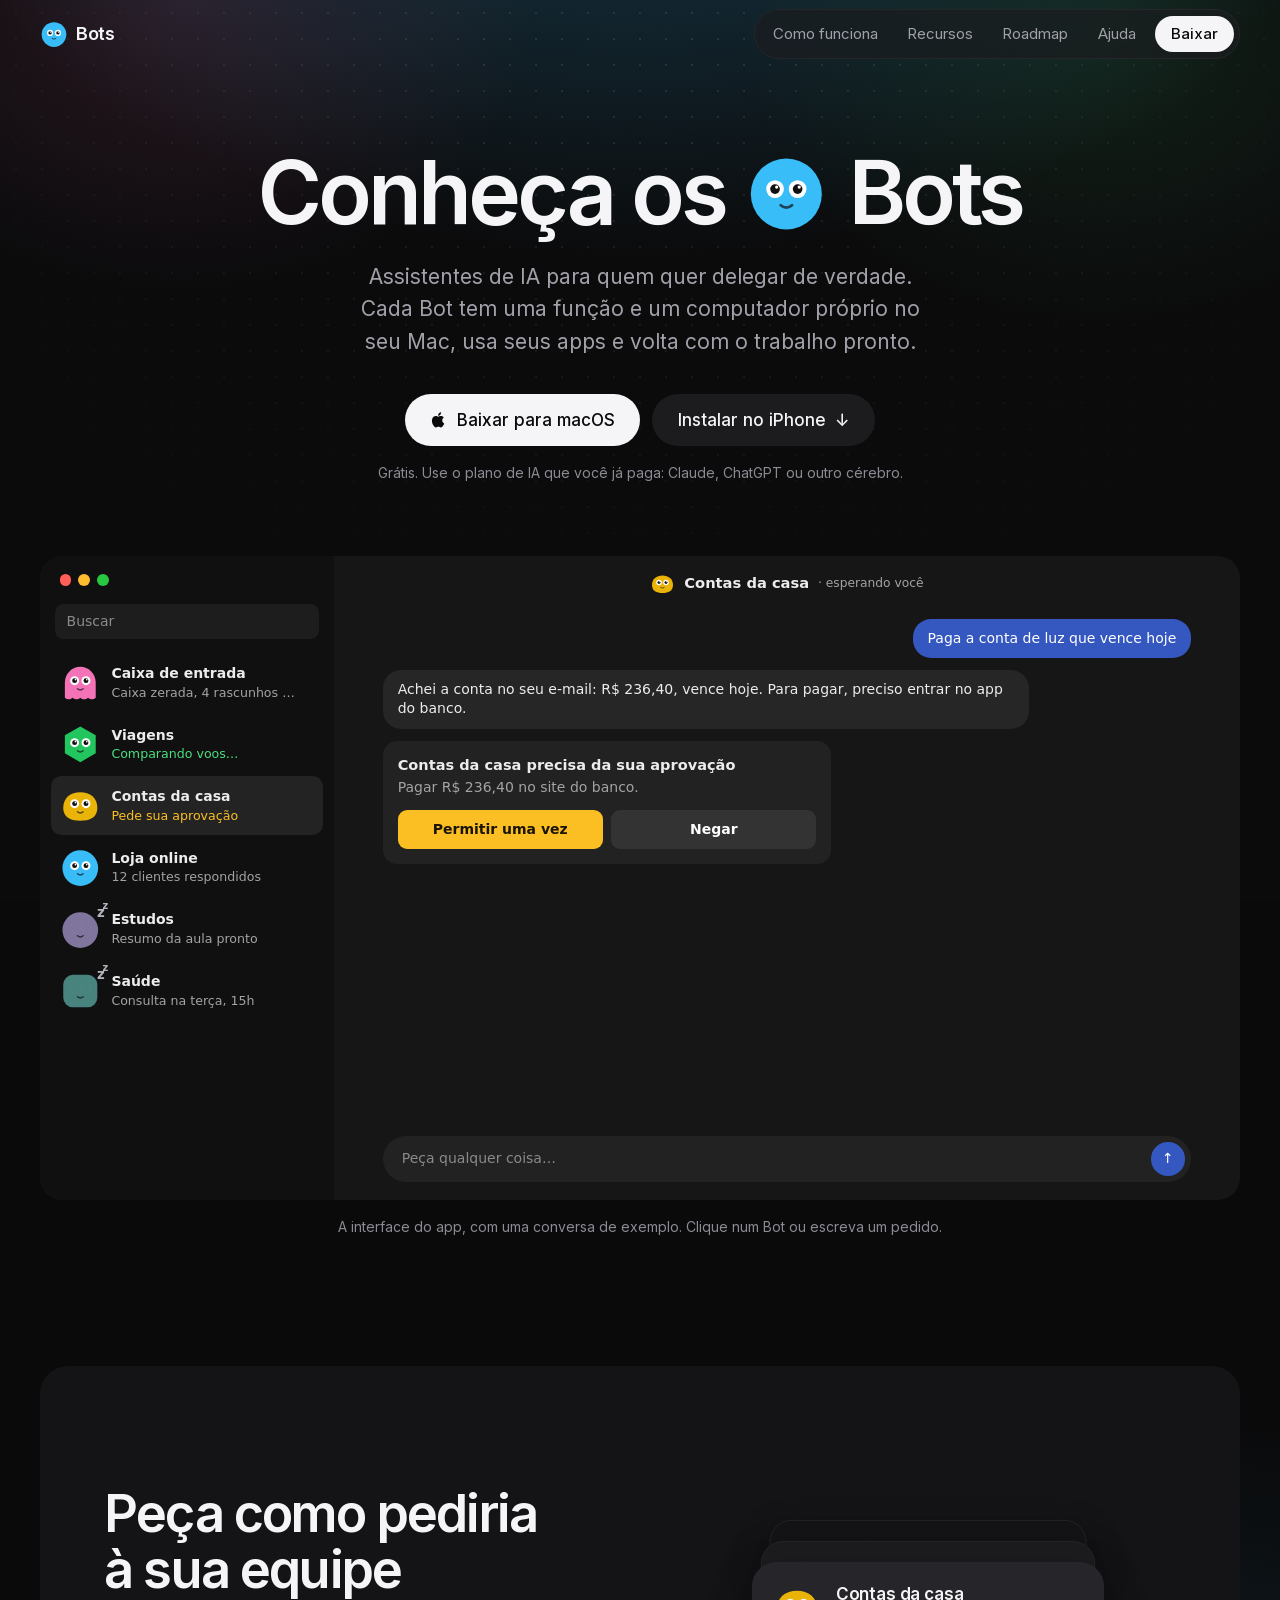
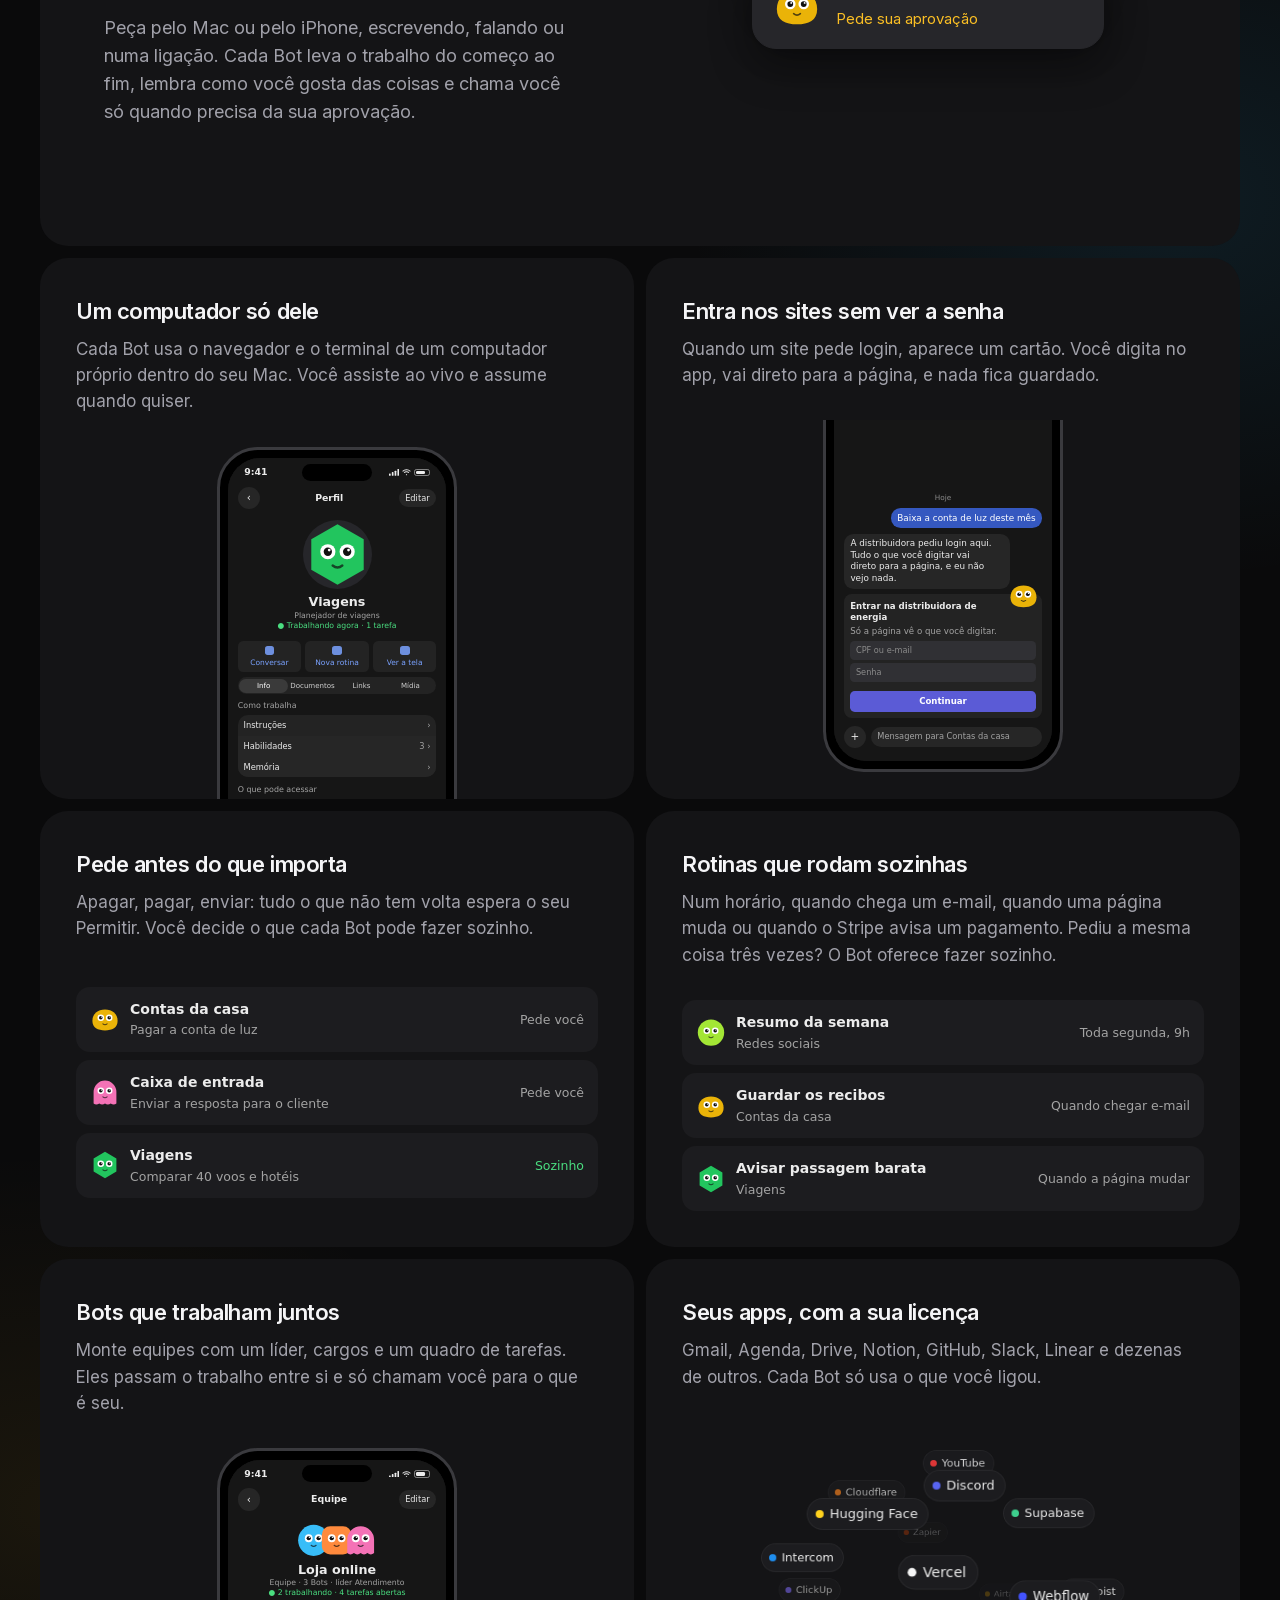
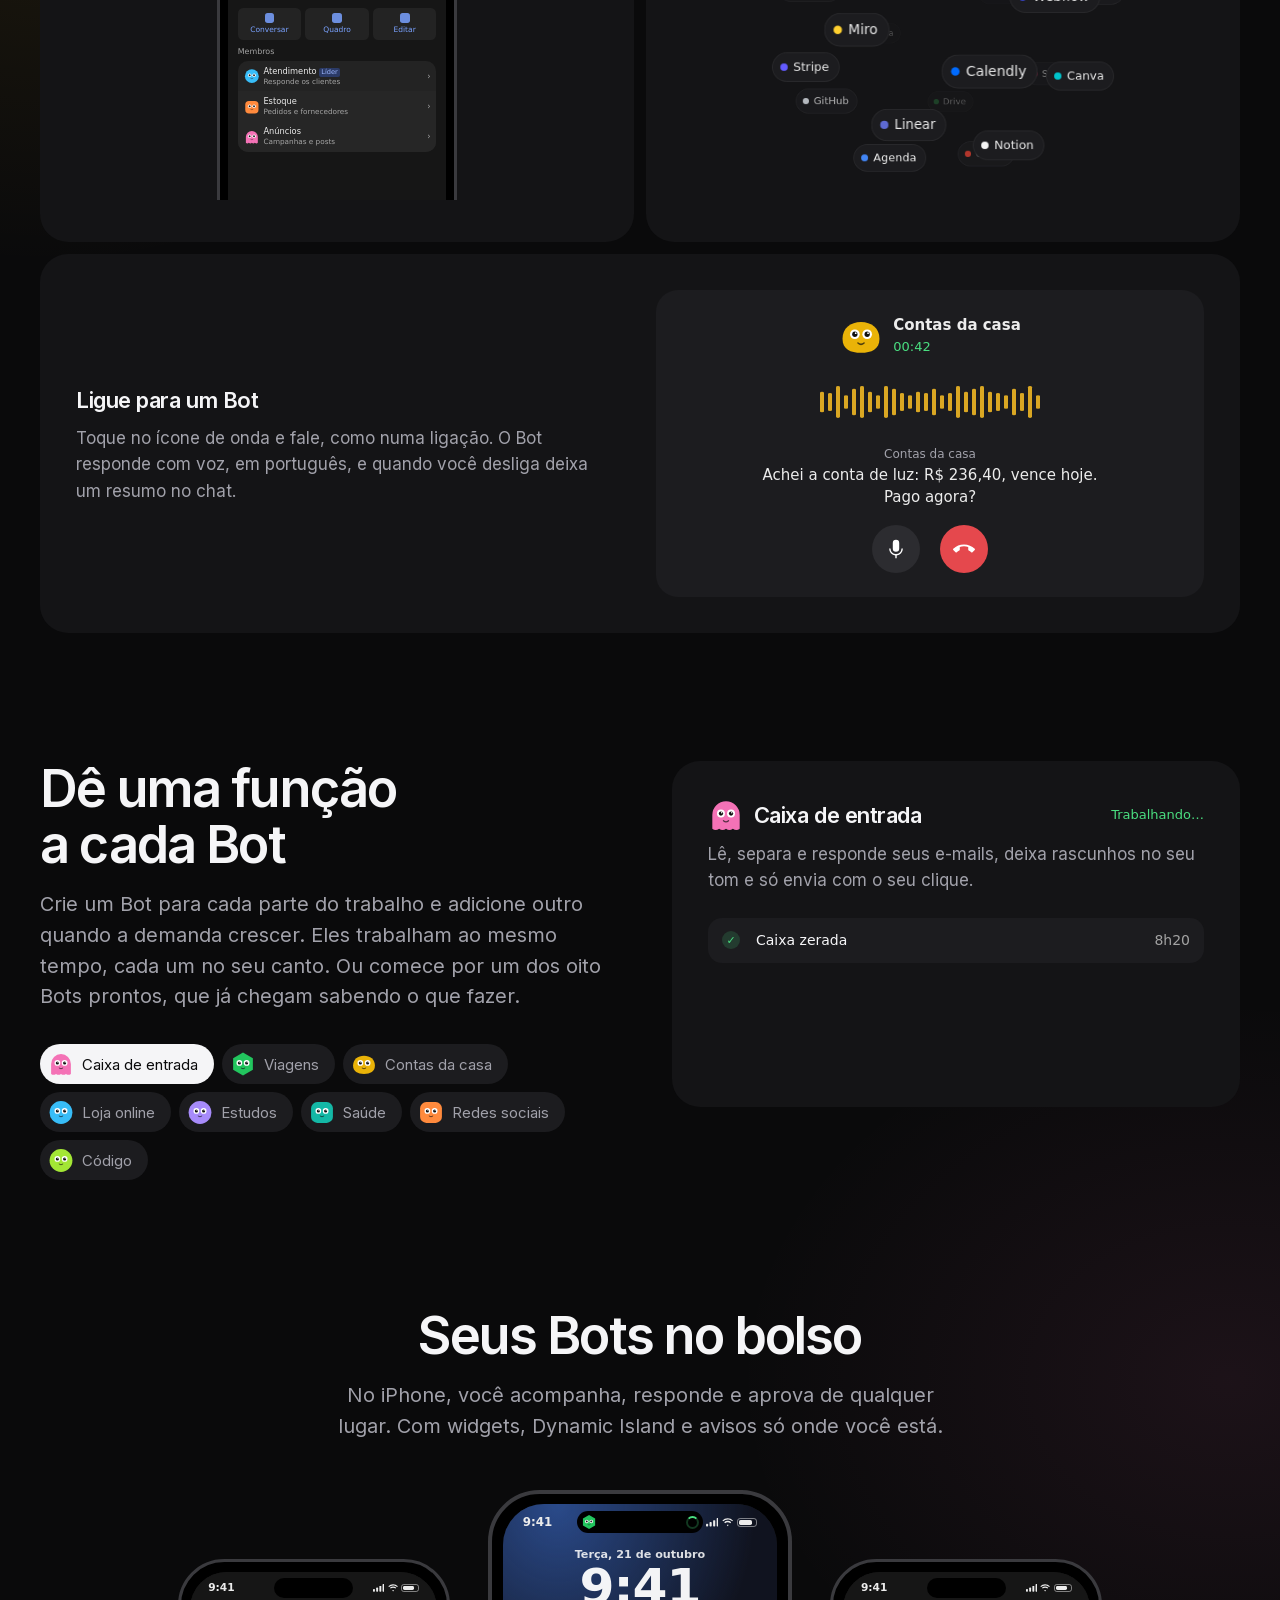
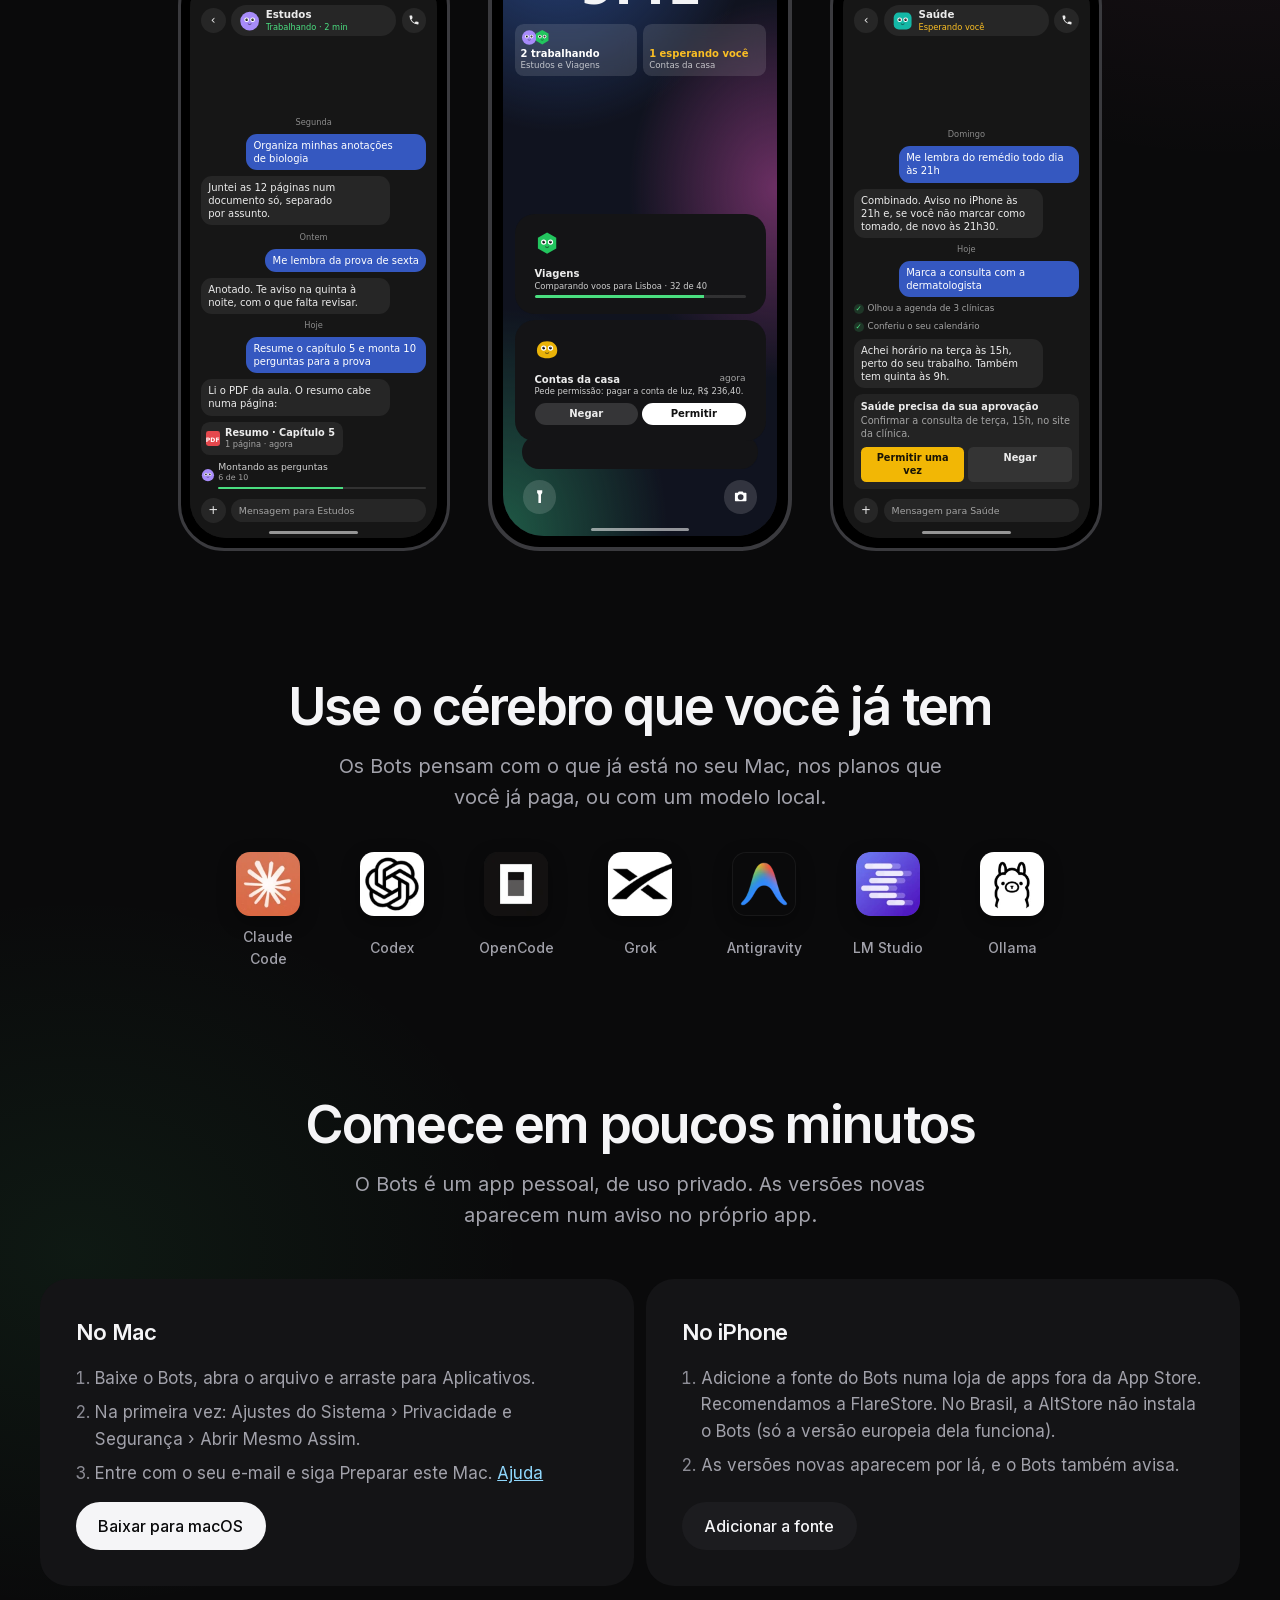
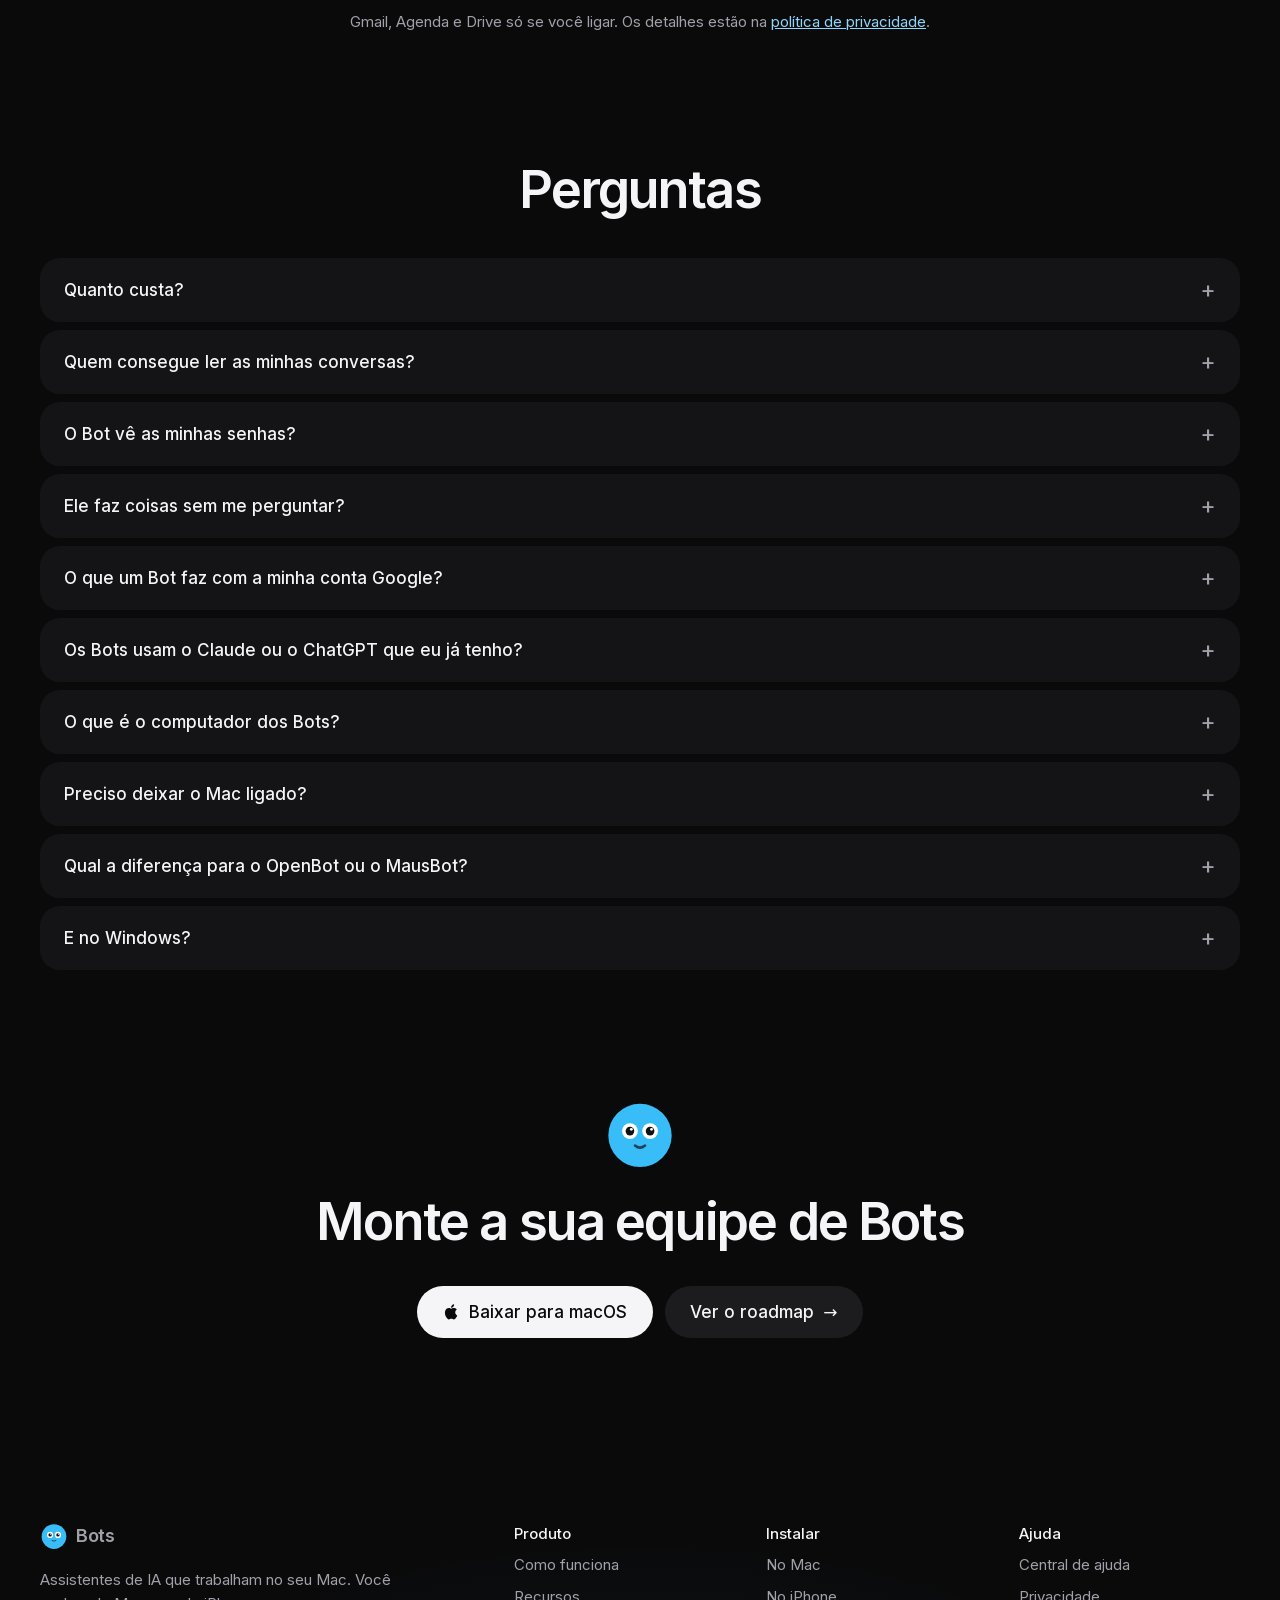
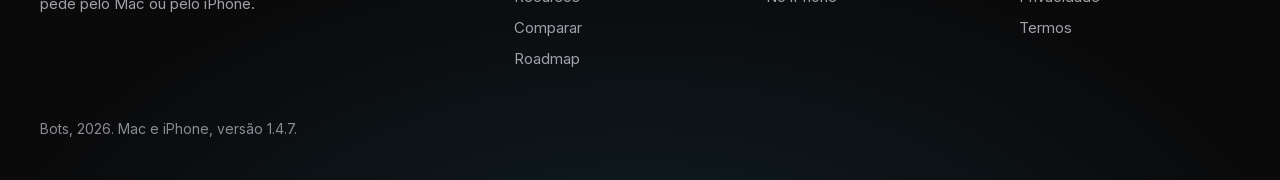
<file: index.html>
<!doctype html>
<html lang="pt-BR">
<head>
<meta charset="utf-8">
<meta name="viewport" content="width=device-width, initial-scale=1">
<title>Bots</title>
<meta name="description" content="Bots: assistentes de IA para quem quer delegar de verdade. Cada Bot tem uma função e um computador próprio no seu Mac, usa seus apps e volta com o trabalho pronto.">
<meta name="theme-color" content="#0a0a0b">
<link rel="icon" href="img/icone.webp">
<link rel="preload" href="fonts/inter-latin.woff2" as="font" type="font/woff2" crossorigin>
<link rel="stylesheet" href="site.css">
<script>document.documentElement.classList.add('js')</script>
</head>
<body id="topo">

<header class="bar">
  <div class="bar__inner wrap">
    <a class="bar__name" href="./"><span data-mascot="round" data-hue="#38bdf8"></span>Bots</a>
    <nav class="bar__links" aria-label="Principal">
      <!-- No celular os links cabem num menu; o botão só aparece lá (e só com JavaScript, que é quem abre). -->
      <button type="button" class="bar__menu" aria-expanded="false" aria-controls="bar-more">Menu</button>
      <div class="bar__more" id="bar-more">
        <a href="#como">Como funciona</a>
        <a href="#faz">Recursos</a>
        <a href="roadmap.html">Roadmap</a>
        <a href="ajuda.html">Ajuda</a>
      </div>
      <a class="button button--small" href="https://github.com/alenkpedro/bots/releases/latest/download/Bots.dmg" data-dl data-done="Começou">Baixar</a>
    </nav>
  </div>
</header>

<main>
  <section class="hero wrap" aria-labelledby="titulo">
    <h1 id="titulo" class="rv">Conheça os <span class="face" data-mascot="round" data-hue="#38bdf8" aria-hidden="true"></span> Bots</h1>
    <p class="rv" style="--i:1">Assistentes de IA para quem quer delegar de verdade. Cada Bot tem uma função e um computador próprio no seu Mac, usa seus apps e volta com o trabalho pronto.</p>
    <div class="hero__actions rv" style="--i:2">
      <a class="button button--big" href="https://github.com/alenkpedro/bots/releases/latest/download/Bots.dmg" data-dl data-done="Download iniciado" data-peek data-magnet><svg viewBox="0 0 24 24" aria-hidden="true"><path fill="currentColor" d="M16.4 12.6c0-2.6 2.1-3.8 2.2-3.9-1.2-1.8-3.1-2-3.7-2-1.6-.2-3.1.9-3.9.9-.8 0-2-.9-3.4-.9-1.7 0-3.3 1-4.2 2.6-1.8 3.1-.5 7.7 1.3 10.2.9 1.2 1.9 2.6 3.2 2.6 1.3-.1 1.8-.8 3.3-.8 1.6 0 2 .8 3.4.8 1.4 0 2.3-1.3 3.1-2.5 1-1.4 1.4-2.8 1.4-2.9 0 0-2.7-1-2.7-4.1zM13.9 5c.7-.9 1.2-2 1-3.2-1 .1-2.3.7-3 1.6-.7.8-1.2 2-1.1 3.1 1.2.1 2.3-.6 3.1-1.5z"/></svg>Baixar para macOS</a>
      <a class="button button--big button--quiet" href="#instalar">Instalar no iPhone<span class="arrow arrow--down" aria-hidden="true">↓</span></a>
    </div>
    <p class="hero__note rv" style="--i:3">Grátis. Use o plano de IA que você já paga: Claude, ChatGPT ou outro cérebro.</p>

    <!-- O app montado na página: clique num Bot da lista ou escreva um pedido. -->
    <div class="app rv" style="--i:3" data-ui>
      <div class="app__side">
        <div class="app__top" aria-hidden="true"><i></i><i></i><i></i></div>
        <div class="app__search" aria-hidden="true">Buscar</div>
        <div class="app__bots" role="tablist" aria-label="Bots">
          <button type="button" class="app__bot" role="tab" id="bot-caixa" aria-controls="app-panel" data-bot="caixa" aria-selected="false" tabindex="-1"><span data-mascot="ghost" data-hue="#f472b6"></span><span><b>Caixa de entrada</b><small>Caixa zerada, 4 rascunhos guardados</small></span></button>
          <button type="button" class="app__bot" role="tab" id="bot-viagens" aria-controls="app-panel" data-bot="viagens" aria-selected="false" tabindex="-1"><span data-mascot="hex" data-hue="#22c55e"></span><span><b>Viagens</b><small data-tone="go">Comparando voos…</small></span></button>
          <button type="button" class="app__bot" role="tab" id="bot-contas" aria-controls="app-panel" data-bot="contas" aria-selected="true"><span data-mascot="bean" data-hue="#eab308"></span><span><b>Contas da casa</b><small data-tone="wait">Pede sua aprovação</small></span></button>
          <button type="button" class="app__bot" role="tab" id="bot-loja" aria-controls="app-panel" data-bot="loja" aria-selected="false" tabindex="-1"><span data-mascot="round" data-hue="#38bdf8"></span><span><b>Loja online</b><small>12 clientes respondidos</small></span></button>
          <button type="button" class="app__bot" role="tab" id="bot-estudos" aria-controls="app-panel" data-bot="estudos" aria-selected="false" tabindex="-1" data-sleepy><span data-mascot="round" data-hue="#a78bfa"></span><span><b>Estudos</b><small>Resumo da aula pronto</small></span></button>
          <button type="button" class="app__bot" role="tab" id="bot-saude" aria-controls="app-panel" data-bot="saude" aria-selected="false" tabindex="-1" data-sleepy><span data-mascot="square" data-hue="#14b8a6"></span><span><b>Saúde</b><small>Consulta na terça, 15h</small></span></button>
        </div>
      </div>
      <div class="app__main" id="app-panel" role="tabpanel" aria-labelledby="bot-contas">
        <div class="toasts" id="app-toasts"></div>
        <div class="app__head" id="app-head"></div>
        <div class="app__chat" id="app-chat" aria-live="polite"></div>
        <form class="app__composer" id="app-ask">
          <label class="sr-only" for="app-input">Escreva um pedido</label>
          <input id="app-input" type="text" placeholder="Peça qualquer coisa…" autocomplete="off">
          <button type="submit" aria-label="Mandar">↑</button>
        </form>
      </div>
    </div>
    <p class="app-caption">A interface do app, com uma conversa de exemplo. Clique num Bot ou escreva um pedido.</p>
  </section>

  <section class="section wrap" id="como" aria-labelledby="como-titulo">
    <div class="team rv">
      <div>
        <h2 class="title" id="como-titulo">Peça como pediria à sua equipe</h2>
        <p>Peça pelo Mac ou pelo iPhone, escrevendo, falando ou numa ligação. Cada Bot leva o trabalho do começo ao fim, lembra como você gosta das coisas e chama você só quando precisa da sua aprovação.</p>
      </div>
      <div class="deck" aria-hidden="true">
        <div class="deck__card"><span data-mascot="ghost" data-hue="#f472b6"></span><div><b>Caixa de entrada</b><small>Caixa zerada, 4 rascunhos guardados</small></div></div>
        <div class="deck__card"><span data-mascot="hex" data-hue="#22c55e"></span><div><b>Viagens</b><small data-tone="go">Comparando voos…</small></div></div>
        <div class="deck__card"><span data-mascot="bean" data-hue="#eab308"></span><div><b>Contas da casa</b><small data-tone="wait">Pede sua aprovação</small></div></div>
      </div>
    </div>

    <div class="features" id="faz">
      <article class="feature rv">
        <h3>Um computador só dele</h3>
        <p>Cada Bot usa o navegador e o terminal de um computador próprio dentro do seu Mac. Você assiste ao vivo e assume quando quiser.</p>
        <div class="feature__shot"><div class="phone" data-ui><div class="phone__screen"><div class="scr" role="img" aria-label="Perfil do Bot Viagens no app: planejador de viagens, trabalhando agora, com Conversar, Nova rotina e Ver a tela."><div class="scr__status"><span>9:41</span><span class="scr__icons" aria-hidden="true"><svg viewBox="0 0 18 12"><rect x="0" y="8" width="3" height="4" rx="1"/><rect x="5" y="5.5" width="3" height="6.5" rx="1"/><rect x="10" y="3" width="3" height="9" rx="1"/><rect x="15" y="0" width="3" height="12" rx="1"/></svg><svg viewBox="0 0 16 12"><path d="M8 2.2c2.4 0 4.6.9 6.3 2.5l1.2-1.3A10.8 10.8 0 0 0 8 .4 10.8 10.8 0 0 0 .5 3.4l1.2 1.3A9 9 0 0 1 8 2.2zm0 3.6c1.4 0 2.7.5 3.7 1.4l1.2-1.3A7.2 7.2 0 0 0 8 4a7.2 7.2 0 0 0-4.9 1.9l1.2 1.3c1-.9 2.3-1.4 3.7-1.4zm0 3.6c.5 0 1 .2 1.3.5L8 11.6 6.7 9.9c.3-.3.8-.5 1.3-.5z"/></svg><b class="scr__batt"><i></i></b></span></div><div class="scr__nav"><span class="scr__round">‹</span><b>Perfil</b><em>Editar</em></div><div class="scr__who"><span class="avatar"><span data-mascot="hex" data-hue="#22c55e"></span></span><b>Viagens</b><small>Planejador de viagens</small><small class="go">● Trabalhando agora · 1 tarefa</small></div><div class="scr__acts"><span>Conversar</span><span>Nova rotina</span><span>Ver a tela</span></div><div class="scr__seg"><span>Info</span><span>Documentos</span><span>Links</span><span>Mídia</span></div><p class="scr__label">Como trabalha</p><div class="scr__list"><div>Instruções<i>›</i></div><div>Habilidades<i>3 ›</i></div><div>Memória<i>›</i></div></div><p class="scr__label">O que pode acessar</p><div class="scr__list"><div>Computador<i>Navegador ›</i></div><div>Apps conectados<i>Gmail, Agenda ›</i></div></div></div></div></div></div>
      </article>
      <article class="feature rv" style="--i:1">
        <h3>Entra nos sites sem ver a senha</h3>
        <p>Quando um site pede login, aparece um cartão. Você digita no app, vai direto para a página, e nada fica guardado.</p>
        <div class="feature__shot feature__shot--end"><div class="phone" data-ui><div class="phone__screen"><div class="scr" role="group" aria-label="Exemplo: o site da distribuidora pede login e um cartão deixa você entrar sem o Bot ver a senha. Nada do que você digitar aqui é enviado."><div class="scr__status"><span>9:41</span><span class="scr__icons" aria-hidden="true"><svg viewBox="0 0 18 12"><rect x="0" y="8" width="3" height="4" rx="1"/><rect x="5" y="5.5" width="3" height="6.5" rx="1"/><rect x="10" y="3" width="3" height="9" rx="1"/><rect x="15" y="0" width="3" height="12" rx="1"/></svg><svg viewBox="0 0 16 12"><path d="M8 2.2c2.4 0 4.6.9 6.3 2.5l1.2-1.3A10.8 10.8 0 0 0 8 .4 10.8 10.8 0 0 0 .5 3.4l1.2 1.3A9 9 0 0 1 8 2.2zm0 3.6c1.4 0 2.7.5 3.7 1.4l1.2-1.3A7.2 7.2 0 0 0 8 4a7.2 7.2 0 0 0-4.9 1.9l1.2 1.3c1-.9 2.3-1.4 3.7-1.4zm0 3.6c.5 0 1 .2 1.3.5L8 11.6 6.7 9.9c.3-.3.8-.5 1.3-.5z"/></svg><b class="scr__batt"><i></i></b></span></div><div class="scr__bar"><span class="scr__round">‹</span><span class="scr__pill"><span data-mascot="bean" data-hue="#eab308"></span><span><b>Contas da casa</b><small>Trabalhando · 1 min</small></span></span><span class="scr__round"><svg viewBox="0 0 24 24" width="12" height="12"><path fill="currentColor" d="M6.6 10.8a15.1 15.1 0 0 0 6.6 6.6l2.2-2.2c.3-.3.7-.4 1-.2 1.1.4 2.3.6 3.6.6.6 0 1 .4 1 1V20c0 .6-.4 1-1 1A17 17 0 0 1 3 4c0-.6.4-1 1-1h3.5c.6 0 1 .4 1 1 0 1.3.2 2.5.6 3.6.1.3 0 .7-.2 1z"/></svg></span></div><div class="scr__body"><span class="b-day">Hoje</span><p class="b-me">Baixa a conta de luz deste mês</p><p class="b-bot">A distribuidora pediu login aqui. Tudo o que você digitar vai direto para a página, e eu não vejo nada.</p><form class="b-card b-login" autocomplete="off"><span class="b-login__bot" data-mascot="bean" data-hue="#eab308"></span><b>Entrar na distribuidora de energia</b><p>Só a página vê o que você digitar.</p><input class="b-login__field" type="text" name="exemplo-usuario" placeholder="CPF ou e-mail" aria-label="CPF ou e-mail (exemplo: nada é enviado)" autocomplete="off" spellcheck="false"><input class="b-login__field" type="password" name="exemplo-senha" placeholder="Senha" aria-label="Senha (exemplo: nada é enviado)" autocomplete="off"><button class="b-card__one" type="submit">Continuar</button></form></div><div class="scr__composer"><span class="scr__round">+</span><span>Mensagem para Contas da casa</span></div></div></div></div></div>
      </article>
      <article class="feature rv">
        <h3>Pede antes do que importa</h3>
        <p>Apagar, pagar, enviar: tudo o que não tem volta espera o seu Permitir. Você decide o que cada Bot pode fazer sozinho.</p>
        <div class="feature__ui" data-ui>
          <div class="ui-row"><span data-mascot="bean" data-hue="#eab308"></span><span><b>Contas da casa</b><small>Pagar a conta de luz</small></span><em>Pede você</em></div>
          <div class="ui-row"><span data-mascot="ghost" data-hue="#f472b6"></span><span><b>Caixa de entrada</b><small>Enviar a resposta para o cliente</small></span><em>Pede você</em></div>
          <div class="ui-row"><span data-mascot="hex" data-hue="#22c55e"></span><span><b>Viagens</b><small>Comparar 40 voos e hotéis</small></span><em data-tone="go">Sozinho</em></div>
        </div>
      </article>
      <article class="feature rv" style="--i:1">
        <h3>Rotinas que rodam sozinhas</h3>
        <p>Num horário, quando chega um e-mail, quando uma página muda ou quando o Stripe avisa um pagamento. Pediu a mesma coisa três vezes? O Bot oferece fazer sozinho.</p>
        <div class="feature__ui" data-ui>
          <div class="ui-row"><span data-mascot="round" data-hue="#a3e635"></span><span><b>Resumo da semana</b><small>Redes sociais</small></span><em>Toda segunda, 9h</em></div>
          <div class="ui-row"><span data-mascot="bean" data-hue="#eab308"></span><span><b>Guardar os recibos</b><small>Contas da casa</small></span><em>Quando chegar e-mail</em></div>
          <div class="ui-row"><span data-mascot="hex" data-hue="#22c55e"></span><span><b>Avisar passagem barata</b><small>Viagens</small></span><em>Quando a página mudar</em></div>
        </div>
      </article>
      <article class="feature rv">
        <h3>Bots que trabalham juntos</h3>
        <p>Monte equipes com um líder, cargos e um quadro de tarefas. Eles passam o trabalho entre si e só chamam você para o que é seu.</p>
        <div class="feature__shot"><div class="phone" data-ui><div class="phone__screen"><div class="scr" role="img" aria-label="Equipe Loja online no app: três Bots, Atendimento é o líder, com o quadro de tarefas."><div class="scr__status"><span>9:41</span><span class="scr__icons" aria-hidden="true"><svg viewBox="0 0 18 12"><rect x="0" y="8" width="3" height="4" rx="1"/><rect x="5" y="5.5" width="3" height="6.5" rx="1"/><rect x="10" y="3" width="3" height="9" rx="1"/><rect x="15" y="0" width="3" height="12" rx="1"/></svg><svg viewBox="0 0 16 12"><path d="M8 2.2c2.4 0 4.6.9 6.3 2.5l1.2-1.3A10.8 10.8 0 0 0 8 .4 10.8 10.8 0 0 0 .5 3.4l1.2 1.3A9 9 0 0 1 8 2.2zm0 3.6c1.4 0 2.7.5 3.7 1.4l1.2-1.3A7.2 7.2 0 0 0 8 4a7.2 7.2 0 0 0-4.9 1.9l1.2 1.3c1-.9 2.3-1.4 3.7-1.4zm0 3.6c.5 0 1 .2 1.3.5L8 11.6 6.7 9.9c.3-.3.8-.5 1.3-.5z"/></svg><b class="scr__batt"><i></i></b></span></div><div class="scr__nav"><span class="scr__round">‹</span><b>Equipe</b><em>Editar</em></div><div class="scr__who"><span class="avatars"><span data-mascot="round" data-hue="#38bdf8"></span><span data-mascot="square" data-hue="#ff8a3d"></span><span data-mascot="ghost" data-hue="#f472b6"></span></span><b>Loja online</b><small>Equipe · 3 Bots · líder Atendimento</small><small class="go">● 2 trabalhando · 4 tarefas abertas</small></div><div class="scr__acts"><span>Conversar</span><span>Quadro</span><span>Editar</span></div><p class="scr__label">Membros</p><div class="scr__list"><div><span data-mascot="round" data-hue="#38bdf8"></span><span>Atendimento<span class="lead">Líder</span><small>Responde os clientes</small></span><i>›</i></div><div><span data-mascot="square" data-hue="#ff8a3d"></span><span>Estoque<small>Pedidos e fornecedores</small></span><i>›</i></div><div><span data-mascot="ghost" data-hue="#f472b6"></span><span>Anúncios<small>Campanhas e posts</small></span><i>›</i></div></div></div></div></div></div>
      </article>
      <article class="feature rv" style="--i:1">
        <h3>Seus apps, com a sua licença</h3>
        <p>Gmail, Agenda, Drive, Notion, GitHub, Slack, Linear e dezenas de outros. Cada Bot só usa o que você ligou.</p>
        <div class="feature__shot feature__shot--globe"><div class="globe" role="img" aria-label="Alguns dos apps que os Bots usam: Gmail, Agenda, Drive, Notion, GitHub, Slack, Linear, Figma, Canva, Stripe e outros."><span style="--c:#ea4335">Gmail</span><span style="--c:#4285f4">Agenda</span><span style="--c:#34a853">Drive</span><span style="--c:#f5f5f5">Notion</span><span style="--c:#f0f6fc">GitHub</span><span style="--c:#e01e5a">Slack</span><span style="--c:#5e6ad2">Linear</span><span style="--c:#a259ff">Figma</span><span style="--c:#00c4cc">Canva</span><span style="--c:#635bff">Stripe</span><span style="--c:#fcb400">Airtable</span><span style="--c:#006bff">Calendly</span><span style="--c:#7b68ee">ClickUp</span><span style="--c:#e44332">Todoist</span><span style="--c:#ffd02f">Miro</span><span style="--c:#ff4f00">Zapier</span><span style="--c:#4353ff">Webflow</span><span style="--c:#1f8ded">Intercom</span><span style="--c:#a876b8">Sentry</span><span style="--c:#f5f5f5">Vercel</span><span style="--c:#f38020">Cloudflare</span><span style="--c:#3ecf8e">Supabase</span><span style="--c:#ffd21e">Hugging Face</span><span style="--c:#ff3d3d">YouTube</span><span style="--c:#5865f2">Discord</span></div></div>
      </article>
      <article class="feature feature--wide rv">
        <div>
          <h3>Ligue para um Bot</h3>
          <p>Toque no ícone de onda e fale, como numa ligação. O Bot responde com voz, em português, e quando você desliga deixa um resumo no chat.</p>
        </div>
        <div class="call" data-ui role="img" aria-label="Ligação com o Bot Contas da casa: ele avisa da conta de luz, você diz para pagar e ele confirma.">
          <div class="call__who"><span data-mascot="bean" data-hue="#eab308"></span><span><b>Contas da casa</b><small class="call__time">00:42</small></span></div>
          <div class="wave" aria-hidden="true"><i style="--i:0"></i><i style="--i:1"></i><i style="--i:2"></i><i style="--i:3"></i><i style="--i:4"></i><i style="--i:5"></i><i style="--i:6"></i><i style="--i:7"></i><i style="--i:8"></i><i style="--i:9"></i><i style="--i:10"></i><i style="--i:11"></i><i style="--i:12"></i><i style="--i:13"></i><i style="--i:14"></i><i style="--i:15"></i><i style="--i:16"></i><i style="--i:17"></i><i style="--i:18"></i><i style="--i:19"></i><i style="--i:20"></i><i style="--i:21"></i><i style="--i:22"></i><i style="--i:23"></i><i style="--i:24"></i><i style="--i:25"></i><i style="--i:26"></i><i style="--i:27"></i></div>
          <p class="call__line" aria-hidden="true"><b>Contas da casa</b>Achei a conta de luz: R$ 236,40, vence hoje. Pago agora?</p>
          <div class="call__btns" aria-hidden="true"><span><svg viewBox="0 0 24 24"><path fill="currentColor" d="M12 15a3.5 3.5 0 0 0 3.5-3.5v-6a3.5 3.5 0 1 0-7 0v6A3.5 3.5 0 0 0 12 15zm6-3.5a6 6 0 0 1-12 0H4.5a7.5 7.5 0 0 0 6.75 7.46V22h1.5v-3.04a7.5 7.5 0 0 0 6.75-7.46z"/></svg></span><span class="end"><svg viewBox="0 0 24 24"><path fill="currentColor" d="M12 9c-1.6 0-3.15.25-4.6.72v3.1c0 .39-.23.74-.56.9-.98.49-1.87 1.12-2.66 1.85a.98.98 0 0 1-1.39 0L.29 13.08A1 1 0 0 1 0 12.37c0-.28.11-.53.29-.71A16.9 16.9 0 0 1 12 7c4.57 0 8.7 1.81 11.71 4.66.18.18.29.43.29.71 0 .28-.11.53-.29.71l-2.48 2.48a.98.98 0 0 1-1.39 0 11.3 11.3 0 0 0-2.67-1.85.99.99 0 0 1-.56-.9v-3.1A15.3 15.3 0 0 0 12 9z"/></svg></span></div>
        </div>
      </article>
    </div>
  </section>

  <section class="section wrap" aria-labelledby="funcao">
    <div class="jobs">
      <div>
        <h2 class="title rv" id="funcao">Dê uma função a cada Bot</h2>
        <p class="sub rv" style="--i:1">Crie um Bot para cada parte do trabalho e adicione outro quando a demanda crescer. Eles trabalham ao mesmo tempo, cada um no seu canto. Ou comece por um dos oito Bots prontos, que já chegam sabendo o que fazer.</p>
        <div class="chips rv" style="--i:2" role="tablist" aria-label="Funções">
          <button type="button" role="tab" id="job-tab-0" aria-controls="job" data-job="0" aria-selected="true"><span data-mascot="ghost" data-hue="#f472b6"></span>Caixa de entrada</button>
          <button type="button" role="tab" id="job-tab-1" aria-controls="job" data-job="1" aria-selected="false" tabindex="-1"><span data-mascot="hex" data-hue="#22c55e"></span>Viagens</button>
          <button type="button" role="tab" id="job-tab-2" aria-controls="job" data-job="2" aria-selected="false" tabindex="-1"><span data-mascot="bean" data-hue="#eab308"></span>Contas da casa</button>
          <button type="button" role="tab" id="job-tab-3" aria-controls="job" data-job="3" aria-selected="false" tabindex="-1"><span data-mascot="round" data-hue="#38bdf8"></span>Loja online</button>
          <button type="button" role="tab" id="job-tab-4" aria-controls="job" data-job="4" aria-selected="false" tabindex="-1"><span data-mascot="round" data-hue="#a78bfa"></span>Estudos</button>
          <button type="button" role="tab" id="job-tab-5" aria-controls="job" data-job="5" aria-selected="false" tabindex="-1"><span data-mascot="square" data-hue="#14b8a6"></span>Saúde</button>
          <button type="button" role="tab" id="job-tab-6" aria-controls="job" data-job="6" aria-selected="false" tabindex="-1"><span data-mascot="square" data-hue="#ff8a3d"></span>Redes sociais</button>
          <button type="button" role="tab" id="job-tab-7" aria-controls="job" data-job="7" aria-selected="false" tabindex="-1"><span data-mascot="round" data-hue="#a3e635"></span>Código</button>
        </div>
      </div>
      <div class="job rv" style="--i:2" id="job" role="tabpanel" aria-labelledby="job-tab-0" tabindex="0" aria-live="polite">
        <h3>Caixa de entrada</h3>
        <p>Lê, separa e responde seus e-mails, deixa rascunhos no seu tom e só envia com o seu clique.</p>
        <ul><li>Caixa zerada<span>8h20</span></li><li>4 rascunhos guardados para você revisar<span>8h21</span></li><li>Reunião confirmada com o cliente<span>9h05</span></li></ul>
      </div>
    </div>
  </section>

  <section class="section wrap center" aria-labelledby="iphone">
    <h2 class="title rv" id="iphone">Seus Bots no bolso</h2>
    <p class="sub rv" style="--i:1">No iPhone, você acompanha, responde e aprova de qualquer lugar. Com widgets, Dynamic Island e avisos só onde você está.</p>
    <div class="phones rv" style="--i:2">
      <div class="phone" data-ui><div class="phone__screen"><div class="scr" role="img" aria-label="Conversa com o Bot Estudos: ele leu o PDF da aula, mandou o resumo e está montando as perguntas para a prova."><div class="scr__status"><span>9:41</span><span class="scr__icons" aria-hidden="true"><svg viewBox="0 0 18 12"><rect x="0" y="8" width="3" height="4" rx="1"/><rect x="5" y="5.5" width="3" height="6.5" rx="1"/><rect x="10" y="3" width="3" height="9" rx="1"/><rect x="15" y="0" width="3" height="12" rx="1"/></svg><svg viewBox="0 0 16 12"><path d="M8 2.2c2.4 0 4.6.9 6.3 2.5l1.2-1.3A10.8 10.8 0 0 0 8 .4 10.8 10.8 0 0 0 .5 3.4l1.2 1.3A9 9 0 0 1 8 2.2zm0 3.6c1.4 0 2.7.5 3.7 1.4l1.2-1.3A7.2 7.2 0 0 0 8 4a7.2 7.2 0 0 0-4.9 1.9l1.2 1.3c1-.9 2.3-1.4 3.7-1.4zm0 3.6c.5 0 1 .2 1.3.5L8 11.6 6.7 9.9c.3-.3.8-.5 1.3-.5z"/></svg><b class="scr__batt"><i></i></b></span></div><div class="scr__bar"><span class="scr__round">‹</span><span class="scr__pill"><span data-mascot="round" data-hue="#a78bfa"></span><span><b>Estudos</b><small>Trabalhando · 2 min</small></span></span><span class="scr__round"><svg viewBox="0 0 24 24" width="12" height="12"><path fill="currentColor" d="M6.6 10.8a15.1 15.1 0 0 0 6.6 6.6l2.2-2.2c.3-.3.7-.4 1-.2 1.1.4 2.3.6 3.6.6.6 0 1 .4 1 1V20c0 .6-.4 1-1 1A17 17 0 0 1 3 4c0-.6.4-1 1-1h3.5c.6 0 1 .4 1 1 0 1.3.2 2.5.6 3.6.1.3 0 .7-.2 1z"/></svg></span></div><div class="scr__body"><span class="b-day">Segunda</span><p class="b-me">Organiza minhas anotações de biologia</p><p class="b-bot">Juntei as 12 páginas num documento só, separado por assunto.</p><span class="b-day">Ontem</span><p class="b-me">Me lembra da prova de sexta</p><p class="b-bot">Anotado. Te aviso na quinta à noite, com o que falta revisar.</p><span class="b-day">Hoje</span><p class="b-me">Resume o capítulo 5 e monta 10 perguntas para a prova</p><p class="b-bot">Li o PDF da aula. O resumo cabe numa página:</p><div class="b-file"><span class="b-file__icon" aria-hidden="true">PDF</span><span><b>Resumo · Capítulo 5</b><small>1 página · agora</small></span></div><div class="b-work"><span data-mascot="round" data-hue="#a78bfa"></span><span>Montando as perguntas<small>6 de 10</small><i style="--p:60%"></i></span></div></div><div class="scr__composer"><span class="scr__round">+</span><span>Mensagem para Estudos</span></div><span class="scr__home"></span></div></div></div>
      <div class="phone" data-ui><div class="phone__screen"><div class="scr scr--lock" role="img" aria-label="Tela bloqueada do iPhone: a Dynamic Island mostra o Bot Viagens trabalhando, os widgets contam quem trabalha e quem espera você, e um aviso de Contas da casa pede permissão para pagar a conta de luz."><div class="scr__status"><span>9:41</span><span class="scr__icons" aria-hidden="true"><svg viewBox="0 0 18 12"><rect x="0" y="8" width="3" height="4" rx="1"/><rect x="5" y="5.5" width="3" height="6.5" rx="1"/><rect x="10" y="3" width="3" height="9" rx="1"/><rect x="15" y="0" width="3" height="12" rx="1"/></svg><svg viewBox="0 0 16 12"><path d="M8 2.2c2.4 0 4.6.9 6.3 2.5l1.2-1.3A10.8 10.8 0 0 0 8 .4 10.8 10.8 0 0 0 .5 3.4l1.2 1.3A9 9 0 0 1 8 2.2zm0 3.6c1.4 0 2.7.5 3.7 1.4l1.2-1.3A7.2 7.2 0 0 0 8 4a7.2 7.2 0 0 0-4.9 1.9l1.2 1.3c1-.9 2.3-1.4 3.7-1.4zm0 3.6c.5 0 1 .2 1.3.5L8 11.6 6.7 9.9c.3-.3.8-.5 1.3-.5z"/></svg><b class="scr__batt"><i></i></b></span></div><span class="island" aria-hidden="true"><span data-mascot="hex" data-hue="#22c55e"></span><span class="island__text"><b>Viagens</b><small>Comparando voos · <span class="island__n">32</span> de 40</small></span><i></i></span><div class="lock__date">Terça, 21 de outubro</div><div class="lock__time">9:41</div><div class="lock__widgets"><span><span class="lock__faces"><span data-mascot="round" data-hue="#a78bfa"></span><span data-mascot="hex" data-hue="#22c55e"></span></span><b>2 trabalhando</b>Estudos e Viagens</span><span class="y"><b>1 esperando você</b>Contas da casa</span></div><div class="lock__stack"><div class="note note--live"><span data-mascot="hex" data-hue="#22c55e"></span><span><b>Viagens</b><small>Comparando voos para Lisboa · 32 de 40</small><i style="--p:80%"></i></span></div><div class="note"><span data-mascot="bean" data-hue="#eab308"></span><span><b>Contas da casa <em>agora</em></b><small>Pede permissão: pagar a conta de luz, R$ 236,40.</small><span class="note__btns"><span>Negar</span><span>Permitir</span></span></span></div><div class="note note--under"></div></div><div class="lock__foot" aria-hidden="true"><span><svg viewBox="0 0 24 24"><path fill="currentColor" d="M8 2h8v4l-2 3v12a1 1 0 0 1-1 1h-2a1 1 0 0 1-1-1V9L8 6z"/></svg></span><span><svg viewBox="0 0 24 24"><path fill="currentColor" d="M9 4h6l1.5 2H20a1 1 0 0 1 1 1v11a1 1 0 0 1-1 1H4a1 1 0 0 1-1-1V7a1 1 0 0 1 1-1h3.5zm3 4a4.5 4.5 0 1 0 0 9 4.5 4.5 0 0 0 0-9z"/></svg></span></div><span class="scr__home"></span></div></div></div>
      <div class="phone" data-ui><div class="phone__screen"><div class="scr" role="img" aria-label="Conversa com o Bot Saúde: ele procurou horários em três clínicas e pede a sua aprovação para confirmar a consulta."><div class="scr__status"><span>9:41</span><span class="scr__icons" aria-hidden="true"><svg viewBox="0 0 18 12"><rect x="0" y="8" width="3" height="4" rx="1"/><rect x="5" y="5.5" width="3" height="6.5" rx="1"/><rect x="10" y="3" width="3" height="9" rx="1"/><rect x="15" y="0" width="3" height="12" rx="1"/></svg><svg viewBox="0 0 16 12"><path d="M8 2.2c2.4 0 4.6.9 6.3 2.5l1.2-1.3A10.8 10.8 0 0 0 8 .4 10.8 10.8 0 0 0 .5 3.4l1.2 1.3A9 9 0 0 1 8 2.2zm0 3.6c1.4 0 2.7.5 3.7 1.4l1.2-1.3A7.2 7.2 0 0 0 8 4a7.2 7.2 0 0 0-4.9 1.9l1.2 1.3c1-.9 2.3-1.4 3.7-1.4zm0 3.6c.5 0 1 .2 1.3.5L8 11.6 6.7 9.9c.3-.3.8-.5 1.3-.5z"/></svg><b class="scr__batt"><i></i></b></span></div><div class="scr__bar"><span class="scr__round">‹</span><span class="scr__pill"><span data-mascot="square" data-hue="#14b8a6"></span><span><b>Saúde</b><small data-tone="wait">Esperando você</small></span></span><span class="scr__round"><svg viewBox="0 0 24 24" width="12" height="12"><path fill="currentColor" d="M6.6 10.8a15.1 15.1 0 0 0 6.6 6.6l2.2-2.2c.3-.3.7-.4 1-.2 1.1.4 2.3.6 3.6.6.6 0 1 .4 1 1V20c0 .6-.4 1-1 1A17 17 0 0 1 3 4c0-.6.4-1 1-1h3.5c.6 0 1 .4 1 1 0 1.3.2 2.5.6 3.6.1.3 0 .7-.2 1z"/></svg></span></div><div class="scr__body"><span class="b-day">Domingo</span><p class="b-me">Me lembra do remédio todo dia às 21h</p><p class="b-bot">Combinado. Aviso no iPhone às 21h e, se você não marcar como tomado, de novo às 21h30.</p><span class="b-day">Hoje</span><p class="b-me">Marca a consulta com a dermatologista</p><p class="b-step">Olhou a agenda de 3 clínicas</p><p class="b-step">Conferiu o seu calendário</p><p class="b-bot">Achei horário na terça às 15h, perto do seu trabalho. Também tem quinta às 9h.</p><div class="b-card"><b>Saúde precisa da sua aprovação</b><p>Confirmar a consulta de terça, 15h, no site da clínica.</p><div class="b-card__btns"><span class="y">Permitir uma vez</span><span>Negar</span></div></div></div><div class="scr__composer"><span class="scr__round">+</span><span>Mensagem para Saúde</span></div><span class="scr__home"></span></div></div></div>
    </div>
  </section>

  <section class="section wrap center" aria-labelledby="cerebros">
    <h2 class="title rv" id="cerebros">Use o cérebro que você já tem</h2>
    <p class="sub rv" style="--i:1">Os Bots pensam com o que já está no seu Mac, nos planos que você já paga, ou com um modelo local.</p>
    <ul class="brains rv" style="--i:2"><li><img src="img/cerebros/claude.webp" width="64" height="64" alt="" loading="lazy">Claude Code</li><li><img src="img/cerebros/codex.webp" width="64" height="64" alt="" loading="lazy">Codex</li><li><img src="img/cerebros/opencode.webp" width="64" height="64" alt="" loading="lazy">OpenCode</li><li><img src="img/cerebros/grok.webp" width="64" height="64" alt="" loading="lazy">Grok</li><li><img src="img/cerebros/antigravity.webp" width="64" height="64" alt="" loading="lazy">Antigravity</li><li><img src="img/cerebros/lmstudio.webp" width="64" height="64" alt="" loading="lazy">LM Studio</li><li><img src="img/cerebros/ollama.webp" width="64" height="64" alt="" loading="lazy" class="on-white">Ollama</li></ul>
  </section>

  <section class="section wrap" id="instalar" aria-labelledby="instalar-titulo">
    <div class="center">
      <h2 class="title rv" id="instalar-titulo">Comece em poucos minutos</h2>
      <p class="sub rv" style="--i:1">O Bots é um app pessoal, de uso privado. As versões novas aparecem num aviso no próprio app.</p>
    </div>
    <div class="install">
      <article class="install__card rv">
        <h3>No Mac</h3>
        <ol>
          <li>Baixe o Bots, abra o arquivo e arraste para Aplicativos.</li>
          <li>Na primeira vez: Ajustes do Sistema › Privacidade e Segurança › Abrir Mesmo Assim.</li>
          <li>Entre com o seu e-mail e siga Preparar este Mac. <a href="ajuda.html">Ajuda</a></li>
        </ol>
        <a class="button" href="https://github.com/alenkpedro/bots/releases/latest/download/Bots.dmg" data-dl data-done="Download iniciado">Baixar para macOS</a>
      </article>
      <article class="install__card rv" style="--i:1">
        <h3>No iPhone</h3>
        <ol>
          <li>Adicione a fonte do Bots numa loja de apps fora da App Store. Recomendamos a FlareStore. No Brasil, a AltStore não instala o Bots (só a versão europeia dela funciona).</li>
          <li>As versões novas aparecem por lá, e o Bots também avisa.</li>
        </ol>
        <a class="button button--quiet" href="fonte.html">Adicionar a fonte</a>
      </article>
    </div>
    <p class="google">Gmail, Agenda e Drive só se você ligar. Os detalhes estão na <a href="privacidade.html">política de privacidade</a>.</p>
  </section>

  <section class="section wrap" aria-labelledby="perguntas">
    <div class="faq">
      <h2 class="title center rv" id="perguntas">Perguntas</h2>
      <div class="faq__list rv" style="--i:1">
        <details><summary>Quanto custa?</summary><p>O Bots não cobra nada. Os Bots pensam com um cérebro que você já usa, no plano que você já paga: Claude Code (o recomendado, com uma conta Claude Pro ou Max), Codex (com o ChatGPT), OpenCode, Antigravity, Grok, Cursor, ou um modelo local no LM Studio ou no Ollama.</p></details>
        <details><summary>Quem consegue ler as minhas conversas?</summary><p>Só os seus aparelhos. As conversas, memórias e arquivos saem do seu Mac cifrados de ponta a ponta, com uma chave que fica no Mac e no iPhone (e num código de recuperação que só você guarda). Nem o servidor nem quem cuida do Bots consegue ler. Nas contas novas isso já vem ligado; nas antigas, ligue em Ajustes › Privacidade.</p></details>
        <details><summary>O Bot vê as minhas senhas?</summary><p>Não. Quando um site pede login, aparece um cartão no app: você digita ali, vai direto para a página e nada fica guardado. Segredos não passam pelo servidor em texto aberto.</p></details>
        <details><summary>Ele faz coisas sem me perguntar?</summary><p>O que apaga, paga, envia ou não tem volta passa por um cartão com Permitir e Negar. No iPhone, os pedidos mais sérios pedem um deslize. Você ajusta as regras de cada Bot.</p></details>
        <details><summary>O que um Bot faz com a minha conta Google?</summary><p>Se você quiser, um Bot pode ler e pesquisar seus e-mails e salvar rascunhos no Gmail, ver e criar eventos na sua Agenda e ler arquivos do seu Drive. Você decide o que liga e pode desligar a qualquer momento. Os detalhes estão na <a href="privacidade.html">política de privacidade</a>.</p></details>
        <details><summary>Os Bots usam o Claude ou o ChatGPT que eu já tenho?</summary><p>Sim. Os Bots pensam com o Claude Code ou o Codex do seu Mac, com a mesma conta que você já usa no dia a dia: não precisa criar uma conta só para eles. O Codex precisa de um plano pago do ChatGPT (Plus ou Pro); no plano grátis ele não roda. Também dá para usar OpenCode, Antigravity, Grok, Cursor ou um modelo local.</p></details>
        <details><summary>O que é o computador dos Bots?</summary><p>Um pequeno computador Linux que roda dentro do seu Mac, só para os Bots: cada um tem a própria tela, com um navegador onde faz login nos sites e trabalha. Não é uma partição do disco nem mexe nos seus arquivos; você assiste à tela ao vivo e pode assumir quando quiser. Ele usa uns 4 GB de memória quando está ligado e dorme sozinho quando nenhum Bot precisa dele.</p></details>
        <details><summary>Preciso deixar o Mac ligado?</summary><p>Para os Bots trabalharem, sim: eles trabalham no seu Mac, no computador deles. Pelo iPhone você acompanha, responde e pede coisas de qualquer lugar, e as conversas abrem mesmo com o Mac desligado.</p></details>
        <details><summary>Qual a diferença para o OpenBot ou o MausBot?</summary><p>A ideia é parecida: uma equipe de agentes com o plano de IA que você já tem. Veja, lado a lado, o que muda e onde cada um vai melhor na <a href="comparar.html">página de comparação</a>.</p></details>
        <details><summary>E no Windows?</summary><p>Tem, na mesma versão do Mac. Por enquanto o instalador vai direto para quem está testando; quando abrir para todos, o link aparece aqui.</p></details>
      </div>
    </div>
  </section>

  <section class="cta wrap" aria-labelledby="cta-titulo">
    <span class="face" data-mascot="round" data-hue="#38bdf8" aria-hidden="true"></span>
    <h2 class="title rv" id="cta-titulo">Monte a sua equipe de Bots</h2>
    <div class="hero__actions rv" style="--i:1">
      <a class="button button--big" href="https://github.com/alenkpedro/bots/releases/latest/download/Bots.dmg" data-dl data-done="Download iniciado" data-peek data-magnet><svg viewBox="0 0 24 24" aria-hidden="true"><path fill="currentColor" d="M16.4 12.6c0-2.6 2.1-3.8 2.2-3.9-1.2-1.8-3.1-2-3.7-2-1.6-.2-3.1.9-3.9.9-.8 0-2-.9-3.4-.9-1.7 0-3.3 1-4.2 2.6-1.8 3.1-.5 7.7 1.3 10.2.9 1.2 1.9 2.6 3.2 2.6 1.3-.1 1.8-.8 3.3-.8 1.6 0 2 .8 3.4.8 1.4 0 2.3-1.3 3.1-2.5 1-1.4 1.4-2.8 1.4-2.9 0 0-2.7-1-2.7-4.1zM13.9 5c.7-.9 1.2-2 1-3.2-1 .1-2.3.7-3 1.6-.7.8-1.2 2-1.1 3.1 1.2.1 2.3-.6 3.1-1.5z"/></svg>Baixar para macOS</a>
      <a class="button button--big button--quiet" href="roadmap.html">Ver o roadmap<span class="arrow" aria-hidden="true">→</span></a>
    </div>
  </section>
</main>

<footer class="foot">
  <div class="wrap">
    <div class="foot__grid">
      <div class="foot__brand"><a class="bar__name" href="./"><span data-mascot="round" data-hue="#38bdf8"></span>Bots</a><p>Assistentes de IA que trabalham no seu Mac. Você pede pelo Mac ou pelo iPhone.</p></div>
      <nav aria-label="Produto"><b>Produto</b><a href="#como">Como funciona</a><a href="#faz">Recursos</a><a href="comparar.html">Comparar</a><a href="roadmap.html">Roadmap</a></nav>
      <nav aria-label="Instalar"><b>Instalar</b><a href="https://github.com/alenkpedro/bots/releases/latest/download/Bots.dmg">No Mac</a><a href="fonte.html">No iPhone</a></nav>
      <nav aria-label="Ajuda"><b>Ajuda</b><a href="ajuda.html">Central de ajuda</a><a href="privacidade.html">Privacidade</a><a href="termos.html">Termos</a></nav>
    </div>
    <div class="foot__end"><span>Bots, 2026. Mac e iPhone, versão 1.4.7.</span></div>
  </div>
</footer>

<script src="site.js"></script>
</body>
</html>
</file>
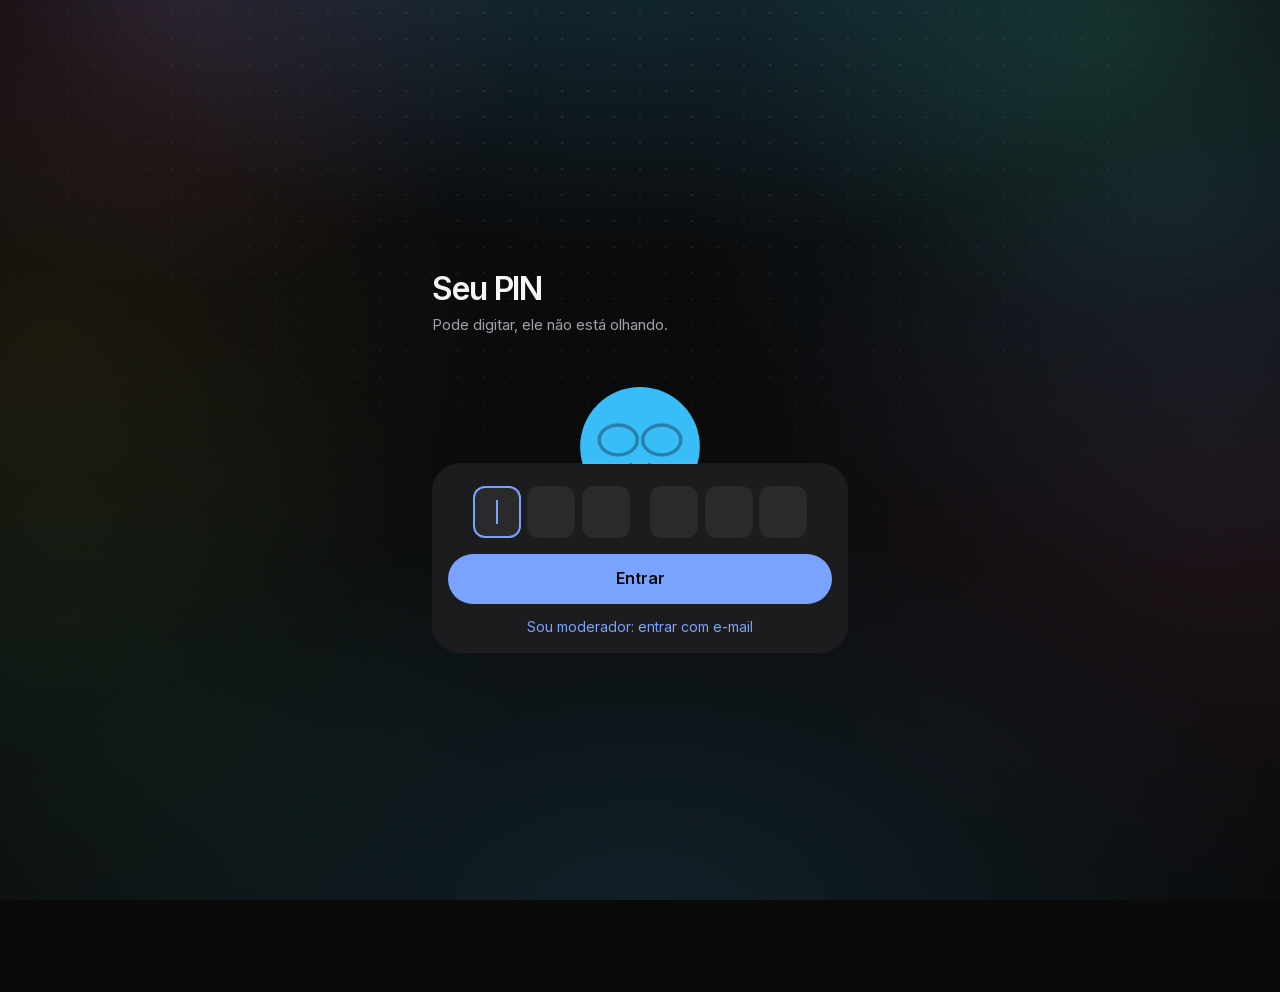
<file: painel/index.html>
<!doctype html><meta charset="utf-8"><meta name="robots" content="noindex, nofollow"><title>Painel · Bots</title>
<meta http-equiv="refresh" content="0; url=admin.html"><a href="admin.html">Abrir o painel</a>
</file>
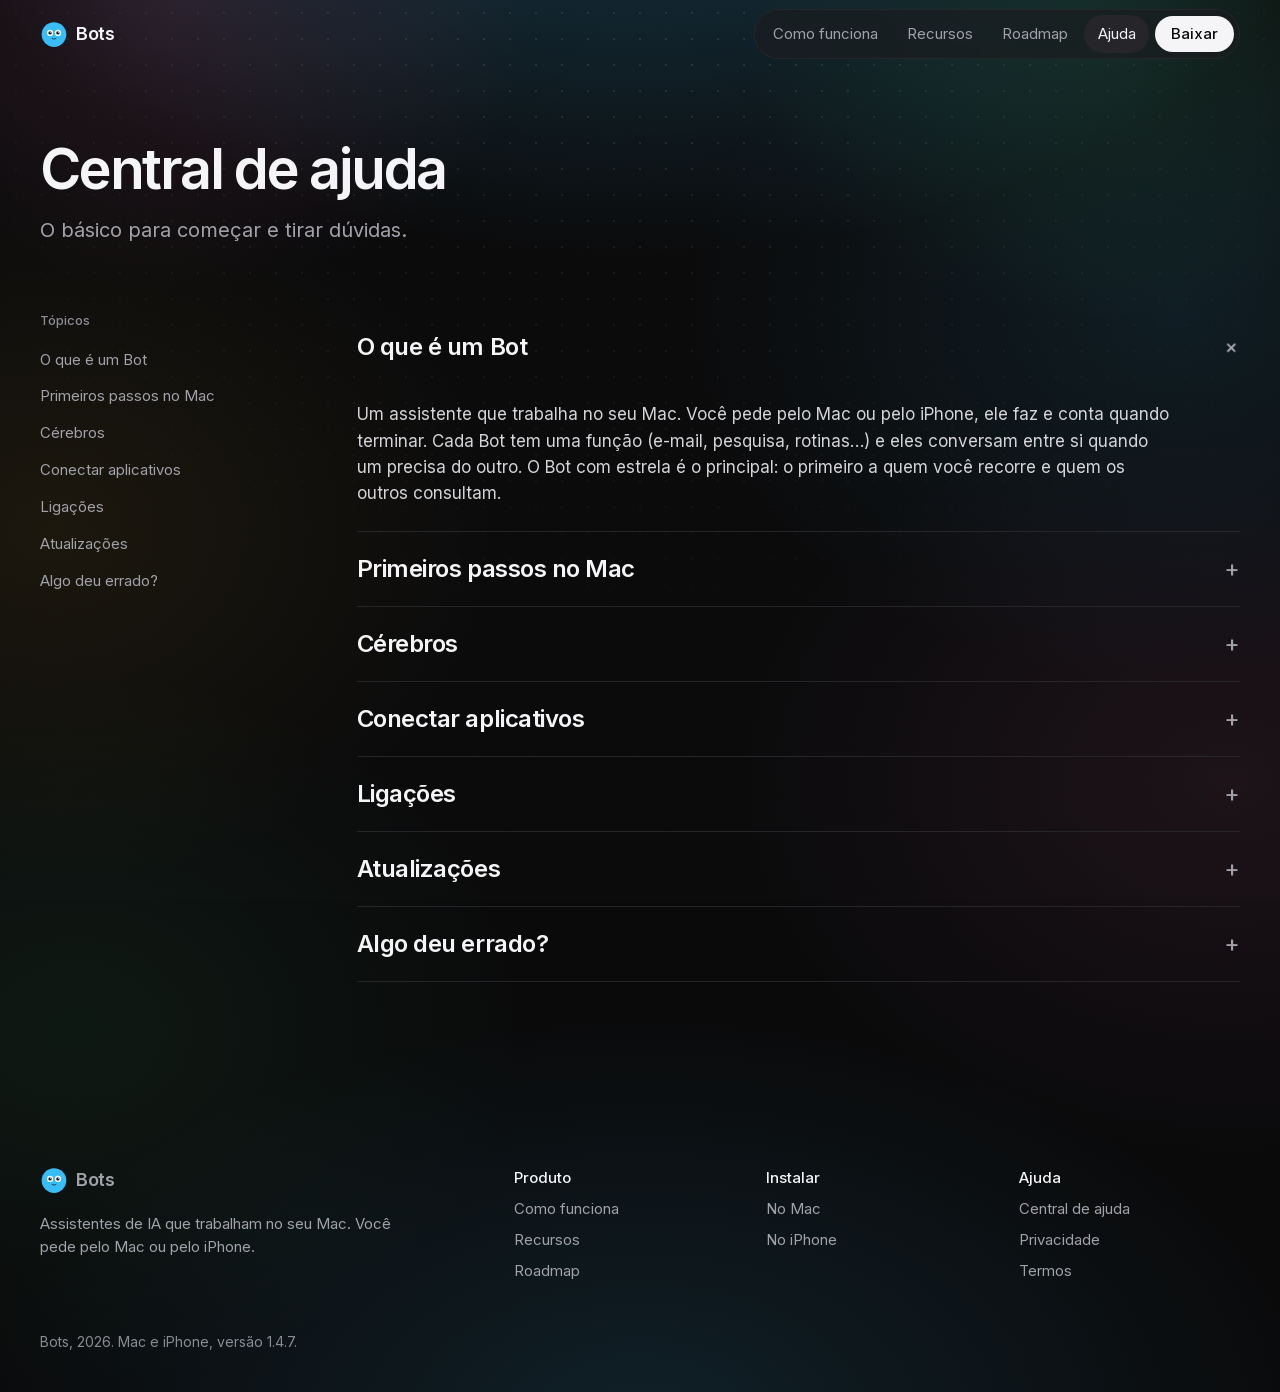
<file: ajuda.html>
<!doctype html>
<html lang="pt-BR">
<head>
<meta charset="utf-8">
<meta name="viewport" content="width=device-width, initial-scale=1">
<meta name="theme-color" content="#0a0a0b">
<title>Ajuda · Bots</title>
<link rel="icon" href="img/icone.webp">
<link rel="preload" href="fonts/inter-latin.woff2" as="font" type="font/woff2" crossorigin>
<link rel="stylesheet" href="site.css">
<script>document.documentElement.classList.add('js')</script>
</head>
<body id="topo">

<header class="bar">
  <div class="bar__inner wrap">
    <a class="bar__name" href="./"><span data-mascot="round" data-hue="#38bdf8"></span>Bots</a>
    <nav class="bar__links" aria-label="Principal">
      <a class="wide" href="./#como">Como funciona</a>
      <a class="wide" href="./#faz">Recursos</a>
      <a href="roadmap.html">Roadmap</a>
      <a class="wide" href="ajuda.html">Ajuda</a>
      <a class="button button--small" href="https://github.com/alenkpedro/bots/releases/latest/download/Bots.dmg" data-dl data-done="Começou">Baixar</a>
    </nav>
  </div>
</header>

<main class="doc">
  <h1>Central de ajuda</h1>
  <p class="lead">O básico para começar e tirar dúvidas.</p>

  <div class="help">
    <nav class="help__toc" aria-label="Tópicos">
      <b>Tópicos</b>
      <ul>
        <li><a href="#bot">O que é um Bot</a></li>
        <li><a href="#comecar">Primeiros passos no Mac</a></li>
        <li><a href="#cerebros">Cérebros</a></li>
        <li><a href="#apps">Conectar aplicativos</a></li>
        <li><a href="#ligacoes">Ligações</a></li>
        <li><a href="#atualizacoes">Atualizações</a></li>
        <li><a href="#suporte">Algo deu errado?</a></li>
      </ul>
    </nav>
    <div class="help__body">
      <details id="bot" open>
      <summary><h2>O que é um Bot</h2></summary>
      <p>Um assistente que trabalha no seu Mac. Você pede pelo Mac ou pelo iPhone, ele faz e conta quando terminar. Cada Bot tem uma função (e-mail, pesquisa, rotinas…) e eles conversam entre si quando um precisa do outro. O Bot com estrela é o principal: o primeiro a quem você recorre e quem os outros consultam.</p>
      </details>
      <details id="comecar">
      <summary><h2>Primeiros passos no Mac</h2></summary>
      <ol>
        <li>Abra o Bots e entre com o seu e-mail.</li>
        <li>Na lista <em>Preparar este Mac</em>, toque em cada botão: o agente (faz os Bots trabalharem), o cérebro (Claude Code, ou outro que você já use), o computador dos Bots e a voz (opcionais).</li>
        <li>Mande uma mensagem para um Bot. Pronto.</li>
      </ol>
      <p>Dá para voltar à lista em Configurações → Uso → Preparar este Mac.</p>
      </details>
      <details id="cerebros">
      <summary><h2>Cérebros</h2></summary>
      <p>Os Bots pensam com um destes, instalado no seu Mac: Claude Code (o recomendado; precisa de uma conta Claude Pro ou Max), Codex, OpenCode, Antigravity, Grok, ou um modelo local no LM Studio ou no Ollama. Troque o de cada Bot no perfil dele, clicando no nome no topo da conversa.</p>
      </details>
      <details id="apps">
      <summary><h2>Conectar aplicativos</h2></summary>
      <p>Em <em>Conectar aplicativos</em> você liga Gmail, Agenda, Drive, Notion, GitHub e outros. Cada Bot só usa o que você ligou, e o que pede sua permissão aparece no chat antes de acontecer.</p>
      </details>
      <details id="ligacoes">
      <summary><h2>Ligações</h2></summary>
      <p>Toque no ícone de onda ao lado da mensagem para falar com um Bot. O que vocês falam fica na ligação; quando você desliga, ele deixa um resumo no chat. Precisa da voz local instalada.</p>
      </details>
      <details id="atualizacoes">
      <summary><h2>Atualizações</h2></summary>
      <p>Quando sai uma versão nova, aparece um botão azul ao lado de <em>Conectar aplicativos</em>. Clique e escolha <em>Atualizar</em>: o Bots reabre em segundos, com tudo onde estava. No iPhone, atualize pela loja onde você instalou.</p>
      </details>
      <details id="suporte">
      <summary><h2>Algo deu errado?</h2></summary>
      <p>Na sua foto, no canto da barra lateral: <em>Suporte → Enviar feedback</em>. Conte o que aconteceu; as informações da versão já vão junto.</p>
      </details>
    </div>
  </div>
</main>

<footer class="foot">
  <div class="wrap">
    <div class="foot__grid">
      <div class="foot__brand"><a class="bar__name" href="./"><span data-mascot="round" data-hue="#38bdf8"></span>Bots</a><p>Assistentes de IA que trabalham no seu Mac. Você pede pelo Mac ou pelo iPhone.</p></div>
      <nav aria-label="Produto"><b>Produto</b><a href="./#como">Como funciona</a><a href="./#faz">Recursos</a><a href="roadmap.html">Roadmap</a></nav>
      <nav aria-label="Instalar"><b>Instalar</b><a href="https://github.com/alenkpedro/bots/releases/latest/download/Bots.dmg">No Mac</a><a href="fonte.html">No iPhone</a></nav>
      <nav aria-label="Ajuda"><b>Ajuda</b><a href="ajuda.html">Central de ajuda</a><a href="privacidade.html">Privacidade</a><a href="termos.html">Termos</a></nav>
    </div>
    <div class="foot__end"><span>Bots, 2026. Mac e iPhone, versão 1.4.7.</span></div>
  </div>
</footer>
<script src="site.js"></script>
</body>
</html>
</file>
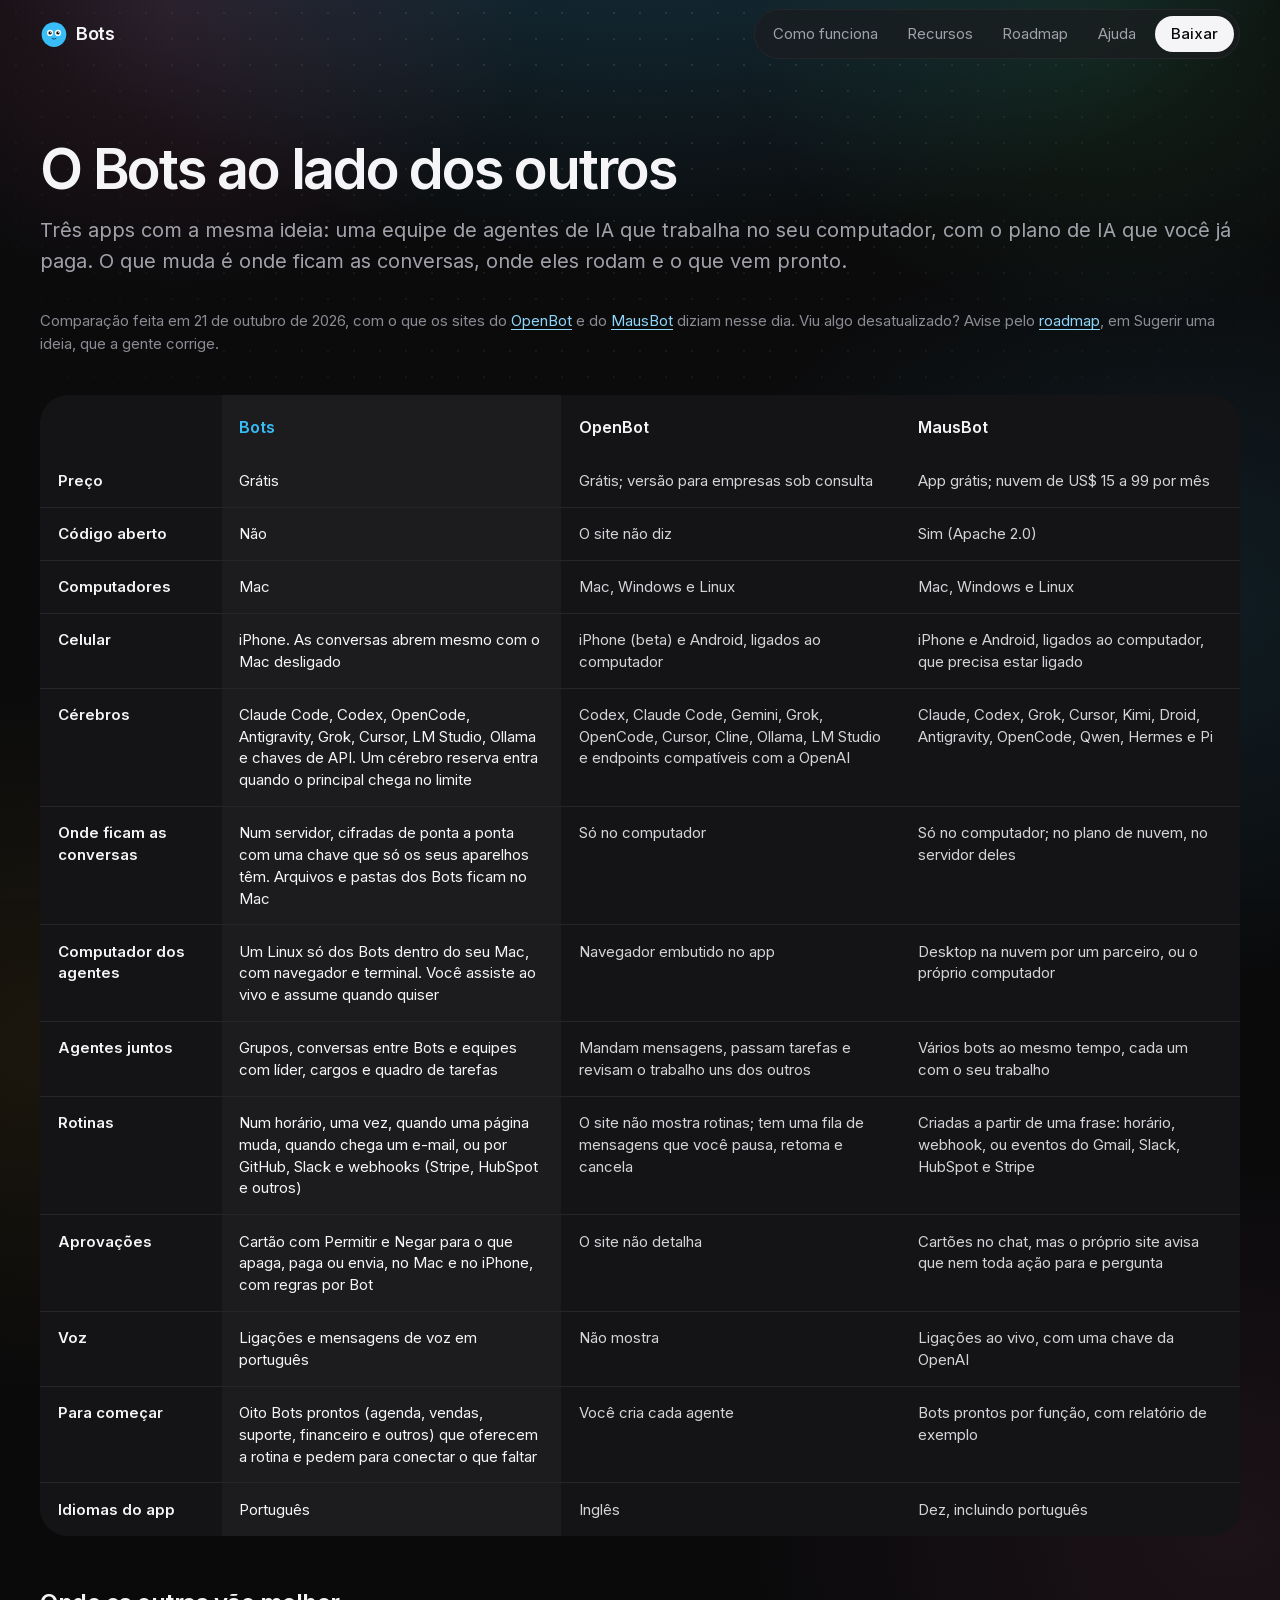
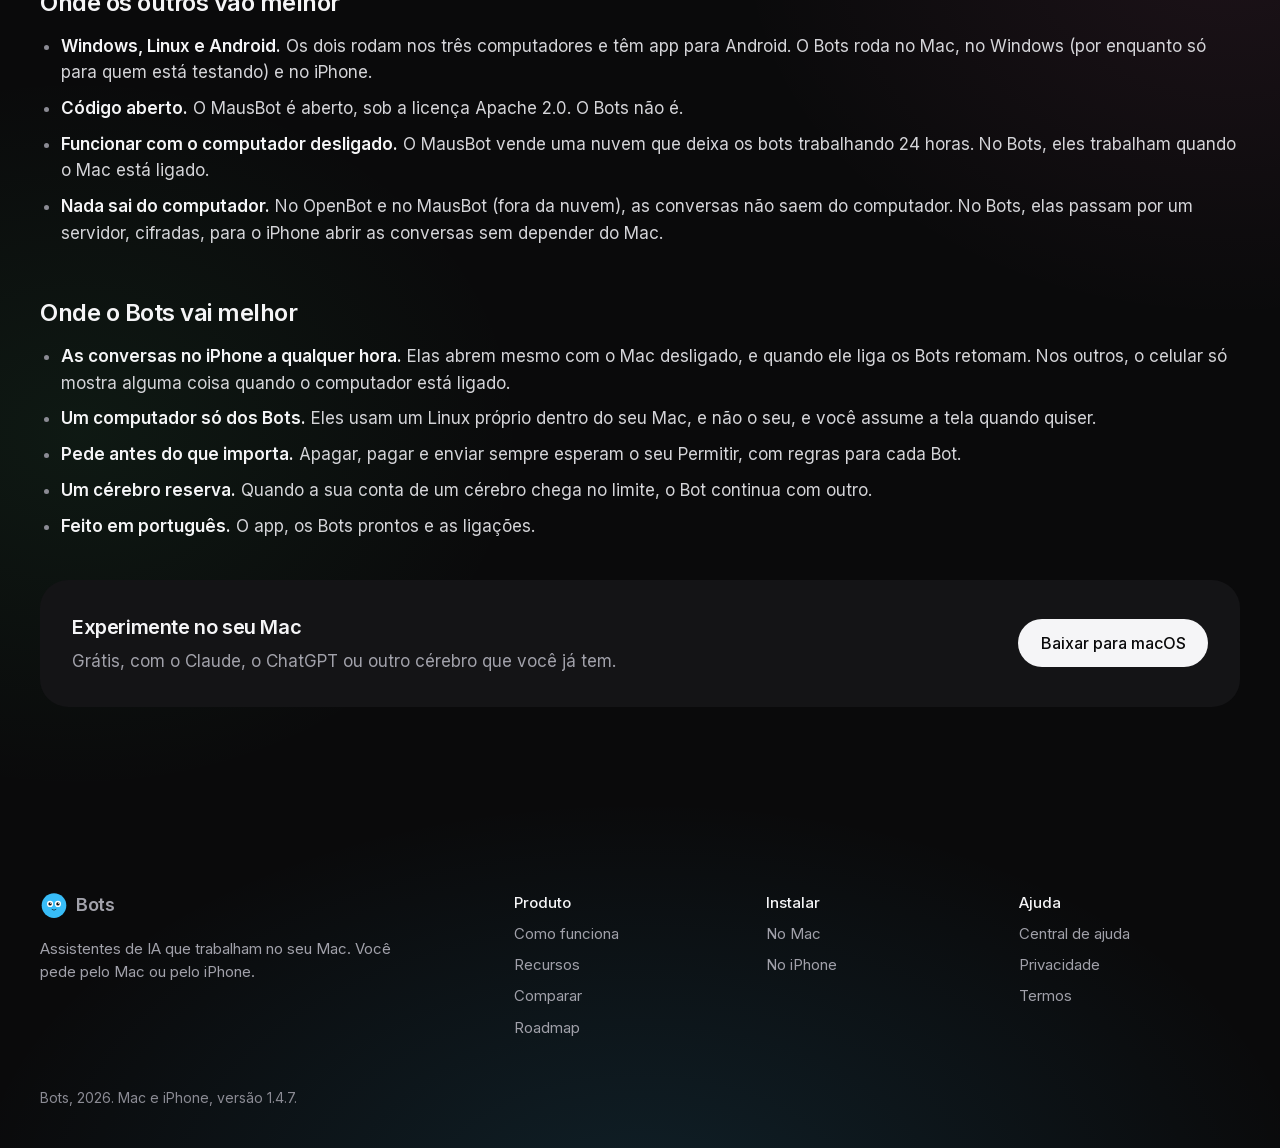
<file: comparar.html>
<!doctype html>
<html lang="pt-BR">
<head>
<meta charset="utf-8">
<meta name="viewport" content="width=device-width, initial-scale=1">
<meta name="theme-color" content="#0a0a0b">
<title>Comparar · Bots</title>
<meta name="description" content="O Bots ao lado do OpenBot e do MausBot: plataformas, cérebros, onde ficam as conversas, rotinas, preço. Inclui o que cada um faz melhor.">
<link rel="icon" href="img/icone.webp">
<link rel="preload" href="fonts/inter-latin.woff2" as="font" type="font/woff2" crossorigin>
<link rel="stylesheet" href="site.css">
<script>document.documentElement.classList.add('js')</script>
</head>
<body id="topo">

<header class="bar">
  <div class="bar__inner wrap">
    <a class="bar__name" href="./"><span data-mascot="round" data-hue="#38bdf8"></span>Bots</a>
    <nav class="bar__links" aria-label="Principal">
      <a class="wide" href="./#como">Como funciona</a>
      <a class="wide" href="./#faz">Recursos</a>
      <a href="roadmap.html">Roadmap</a>
      <a class="wide" href="ajuda.html">Ajuda</a>
      <a class="button button--small" href="https://github.com/alenkpedro/bots/releases/latest/download/Bots.dmg" data-dl data-done="Começou">Baixar</a>
    </nav>
  </div>
</header>

<main class="doc">
  <h1>O Bots ao lado dos outros</h1>
  <p class="lead">Três apps com a mesma ideia: uma equipe de agentes de IA que trabalha no seu computador, com o plano de IA que você já paga. O que muda é onde ficam as conversas, onde eles rodam e o que vem pronto.</p>
  <p class="small">Comparação feita em 21 de outubro de 2026, com o que os sites do <a href="https://openbot.run/">OpenBot</a> e do <a href="https://mausbot.com/">MausBot</a> diziam nesse dia. Viu algo desatualizado? Avise pelo <a href="roadmap.html">roadmap</a>, em Sugerir uma ideia, que a gente corrige.</p>

  <p class="vs__hint small" aria-hidden="true">Deslize a tabela para o lado para ver o OpenBot e o MausBot →</p>
  <div class="vs" role="region" aria-label="Tabela de comparação" tabindex="0">
    <table>
      <thead>
        <tr><th scope="col"><span class="sr-only">Assunto</span></th><th scope="col" class="vs__us">Bots</th><th scope="col">OpenBot</th><th scope="col">MausBot</th></tr>
      </thead>
      <tbody>
        <tr><th scope="row">Preço</th>
          <td class="vs__us">Grátis</td>
          <td>Grátis; versão para empresas sob consulta</td>
          <td>App grátis; nuvem de US$ 15 a 99 por mês</td></tr>
        <tr><th scope="row">Código aberto</th>
          <td class="vs__us">Não</td>
          <td>O site não diz</td>
          <td>Sim (Apache 2.0)</td></tr>
        <tr><th scope="row">Computadores</th>
          <td class="vs__us">Mac</td>
          <td>Mac, Windows e Linux</td>
          <td>Mac, Windows e Linux</td></tr>
        <tr><th scope="row">Celular</th>
          <td class="vs__us">iPhone. As conversas abrem mesmo com o Mac desligado</td>
          <td>iPhone (beta) e Android, ligados ao computador</td>
          <td>iPhone e Android, ligados ao computador, que precisa estar ligado</td></tr>
        <tr><th scope="row">Cérebros</th>
          <td class="vs__us">Claude Code, Codex, OpenCode, Antigravity, Grok, Cursor, LM Studio, Ollama e chaves de API. Um cérebro reserva entra quando o principal chega no limite</td>
          <td>Codex, Claude Code, Gemini, Grok, OpenCode, Cursor, Cline, Ollama, LM Studio e endpoints compatíveis com a OpenAI</td>
          <td>Claude, Codex, Grok, Cursor, Kimi, Droid, Antigravity, OpenCode, Qwen, Hermes e Pi</td></tr>
        <tr><th scope="row">Onde ficam as conversas</th>
          <td class="vs__us">Num servidor, cifradas de ponta a ponta com uma chave que só os seus aparelhos têm. Arquivos e pastas dos Bots ficam no Mac</td>
          <td>Só no computador</td>
          <td>Só no computador; no plano de nuvem, no servidor deles</td></tr>
        <tr><th scope="row">Computador dos agentes</th>
          <td class="vs__us">Um Linux só dos Bots dentro do seu Mac, com navegador e terminal. Você assiste ao vivo e assume quando quiser</td>
          <td>Navegador embutido no app</td>
          <td>Desktop na nuvem por um parceiro, ou o próprio computador</td></tr>
        <tr><th scope="row">Agentes juntos</th>
          <td class="vs__us">Grupos, conversas entre Bots e equipes com líder, cargos e quadro de tarefas</td>
          <td>Mandam mensagens, passam tarefas e revisam o trabalho uns dos outros</td>
          <td>Vários bots ao mesmo tempo, cada um com o seu trabalho</td></tr>
        <tr><th scope="row">Rotinas</th>
          <td class="vs__us">Num horário, uma vez, quando uma página muda, quando chega um e-mail, ou por GitHub, Slack e webhooks (Stripe, HubSpot e outros)</td>
          <td>O site não mostra rotinas; tem uma fila de mensagens que você pausa, retoma e cancela</td>
          <td>Criadas a partir de uma frase: horário, webhook, ou eventos do Gmail, Slack, HubSpot e Stripe</td></tr>
        <tr><th scope="row">Aprovações</th>
          <td class="vs__us">Cartão com Permitir e Negar para o que apaga, paga ou envia, no Mac e no iPhone, com regras por Bot</td>
          <td>O site não detalha</td>
          <td>Cartões no chat, mas o próprio site avisa que nem toda ação para e pergunta</td></tr>
        <tr><th scope="row">Voz</th>
          <td class="vs__us">Ligações e mensagens de voz em português</td>
          <td>Não mostra</td>
          <td>Ligações ao vivo, com uma chave da OpenAI</td></tr>
        <tr><th scope="row">Para começar</th>
          <td class="vs__us">Oito Bots prontos (agenda, vendas, suporte, financeiro e outros) que oferecem a rotina e pedem para conectar o que faltar</td>
          <td>Você cria cada agente</td>
          <td>Bots prontos por função, com relatório de exemplo</td></tr>
        <tr><th scope="row">Idiomas do app</th>
          <td class="vs__us">Português</td>
          <td>Inglês</td>
          <td>Dez, incluindo português</td></tr>
      </tbody>
    </table>
  </div>

  <h2>Onde os outros vão melhor</h2>
  <ul>
    <li><strong>Windows, Linux e Android.</strong> Os dois rodam nos três computadores e têm app para Android. O Bots roda no Mac, no Windows (por enquanto só para quem está testando) e no iPhone.</li>
    <li><strong>Código aberto.</strong> O MausBot é aberto, sob a licença Apache 2.0. O Bots não é.</li>
    <li><strong>Funcionar com o computador desligado.</strong> O MausBot vende uma nuvem que deixa os bots trabalhando 24 horas. No Bots, eles trabalham quando o Mac está ligado.</li>
    <li><strong>Nada sai do computador.</strong> No OpenBot e no MausBot (fora da nuvem), as conversas não saem do computador. No Bots, elas passam por um servidor, cifradas, para o iPhone abrir as conversas sem depender do Mac.</li>
  </ul>

  <h2>Onde o Bots vai melhor</h2>
  <ul>
    <li><strong>As conversas no iPhone a qualquer hora.</strong> Elas abrem mesmo com o Mac desligado, e quando ele liga os Bots retomam. Nos outros, o celular só mostra alguma coisa quando o computador está ligado.</li>
    <li><strong>Um computador só dos Bots.</strong> Eles usam um Linux próprio dentro do seu Mac, e não o seu, e você assume a tela quando quiser.</li>
    <li><strong>Pede antes do que importa.</strong> Apagar, pagar e enviar sempre esperam o seu Permitir, com regras para cada Bot.</li>
    <li><strong>Um cérebro reserva.</strong> Quando a sua conta de um cérebro chega no limite, o Bot continua com outro.</li>
    <li><strong>Feito em português.</strong> O app, os Bots prontos e as ligações.</li>
  </ul>

  <div class="card">
    <div>
      <h3>Experimente no seu Mac</h3>
      <p>Grátis, com o Claude, o ChatGPT ou outro cérebro que você já tem.</p>
    </div>
    <a class="button" href="https://github.com/alenkpedro/bots/releases/latest/download/Bots.dmg" data-dl data-done="Download iniciado">Baixar para macOS</a>
  </div>
</main>

<footer class="foot">
  <div class="wrap">
    <div class="foot__grid">
      <div class="foot__brand"><a class="bar__name" href="./"><span data-mascot="round" data-hue="#38bdf8"></span>Bots</a><p>Assistentes de IA que trabalham no seu Mac. Você pede pelo Mac ou pelo iPhone.</p></div>
      <nav aria-label="Produto"><b>Produto</b><a href="./#como">Como funciona</a><a href="./#faz">Recursos</a><a href="comparar.html">Comparar</a><a href="roadmap.html">Roadmap</a></nav>
      <nav aria-label="Instalar"><b>Instalar</b><a href="https://github.com/alenkpedro/bots/releases/latest/download/Bots.dmg">No Mac</a><a href="fonte.html">No iPhone</a></nav>
      <nav aria-label="Ajuda"><b>Ajuda</b><a href="ajuda.html">Central de ajuda</a><a href="privacidade.html">Privacidade</a><a href="termos.html">Termos</a></nav>
    </div>
    <div class="foot__end"><span>Bots, 2026. Mac e iPhone, versão 1.4.7.</span></div>
  </div>
</footer>

<script src="site.js"></script>
</body>
</html>
</file>
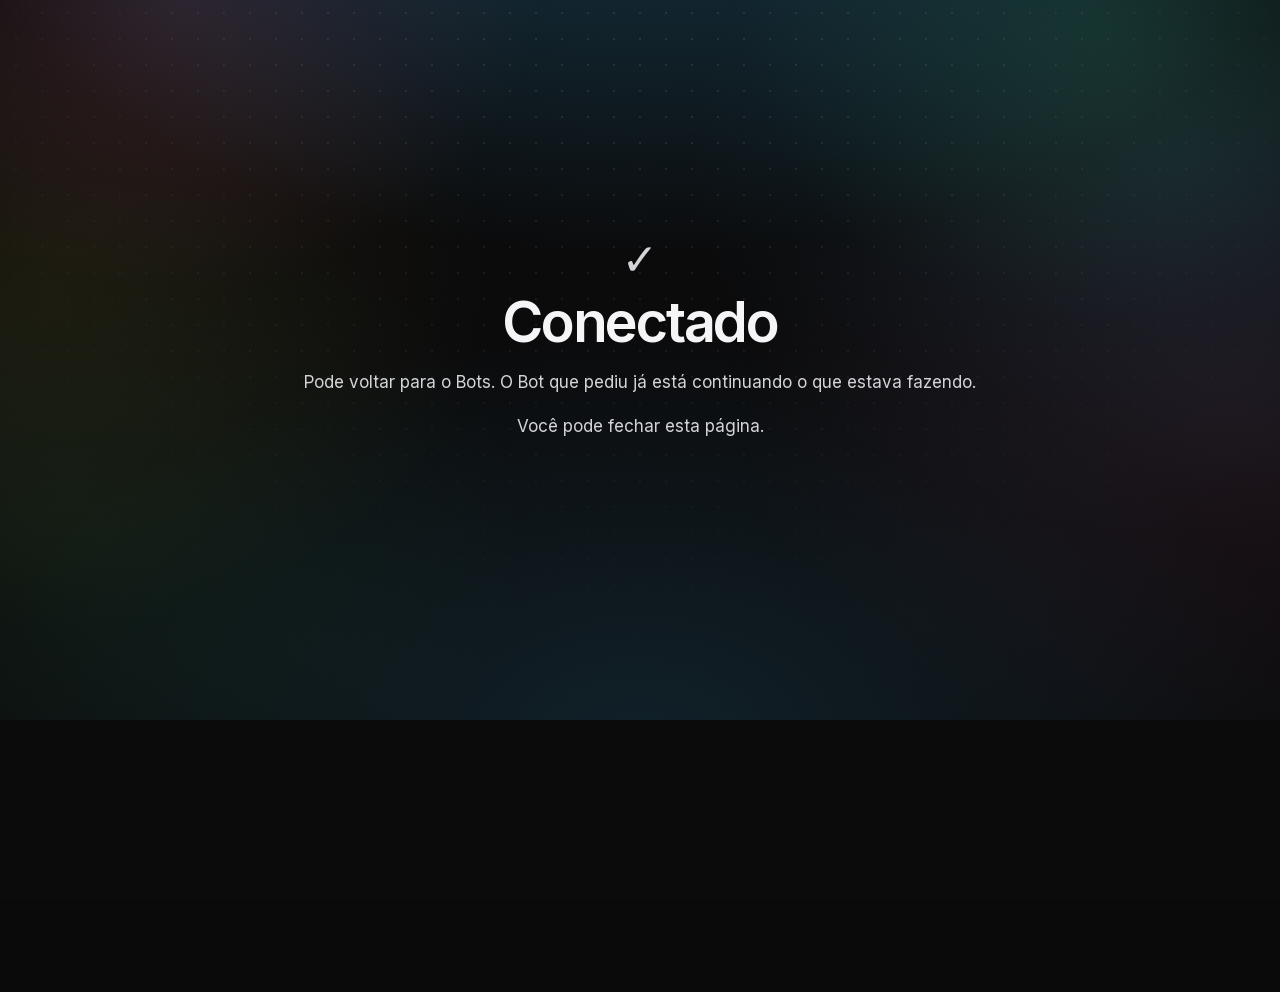
<file: conectado.html>
<!doctype html>
<html lang="pt-BR">
<head>
<meta charset="utf-8">
<meta name="viewport" content="width=device-width, initial-scale=1">
<meta name="theme-color" content="#0a0a0b">
<title>Conectado · Bots</title>
<meta name="robots" content="noindex">
<link rel="icon" href="img/icone.webp">
<link rel="preload" href="fonts/inter-latin.woff2" as="font" type="font/woff2" crossorigin>
<link rel="stylesheet" href="site.css">
</head>
<body>
<!-- Where Composio sends you after you authorize an app from a Bot's card (botd/src/composio.ts). -->
<main class="doc" style="min-height:80vh;display:flex;flex-direction:column;justify-content:center;align-items:center;text-align:center">
  <p style="font-size:44px;margin:0" aria-hidden="true">✓</p>
  <h1>Conectado</h1>
  <p>Pode voltar para o Bots. O Bot que pediu já está continuando o que estava fazendo.</p>
  <p class="muted">Você pode fechar esta página.</p>
</main>
</body>
</html>
</file>
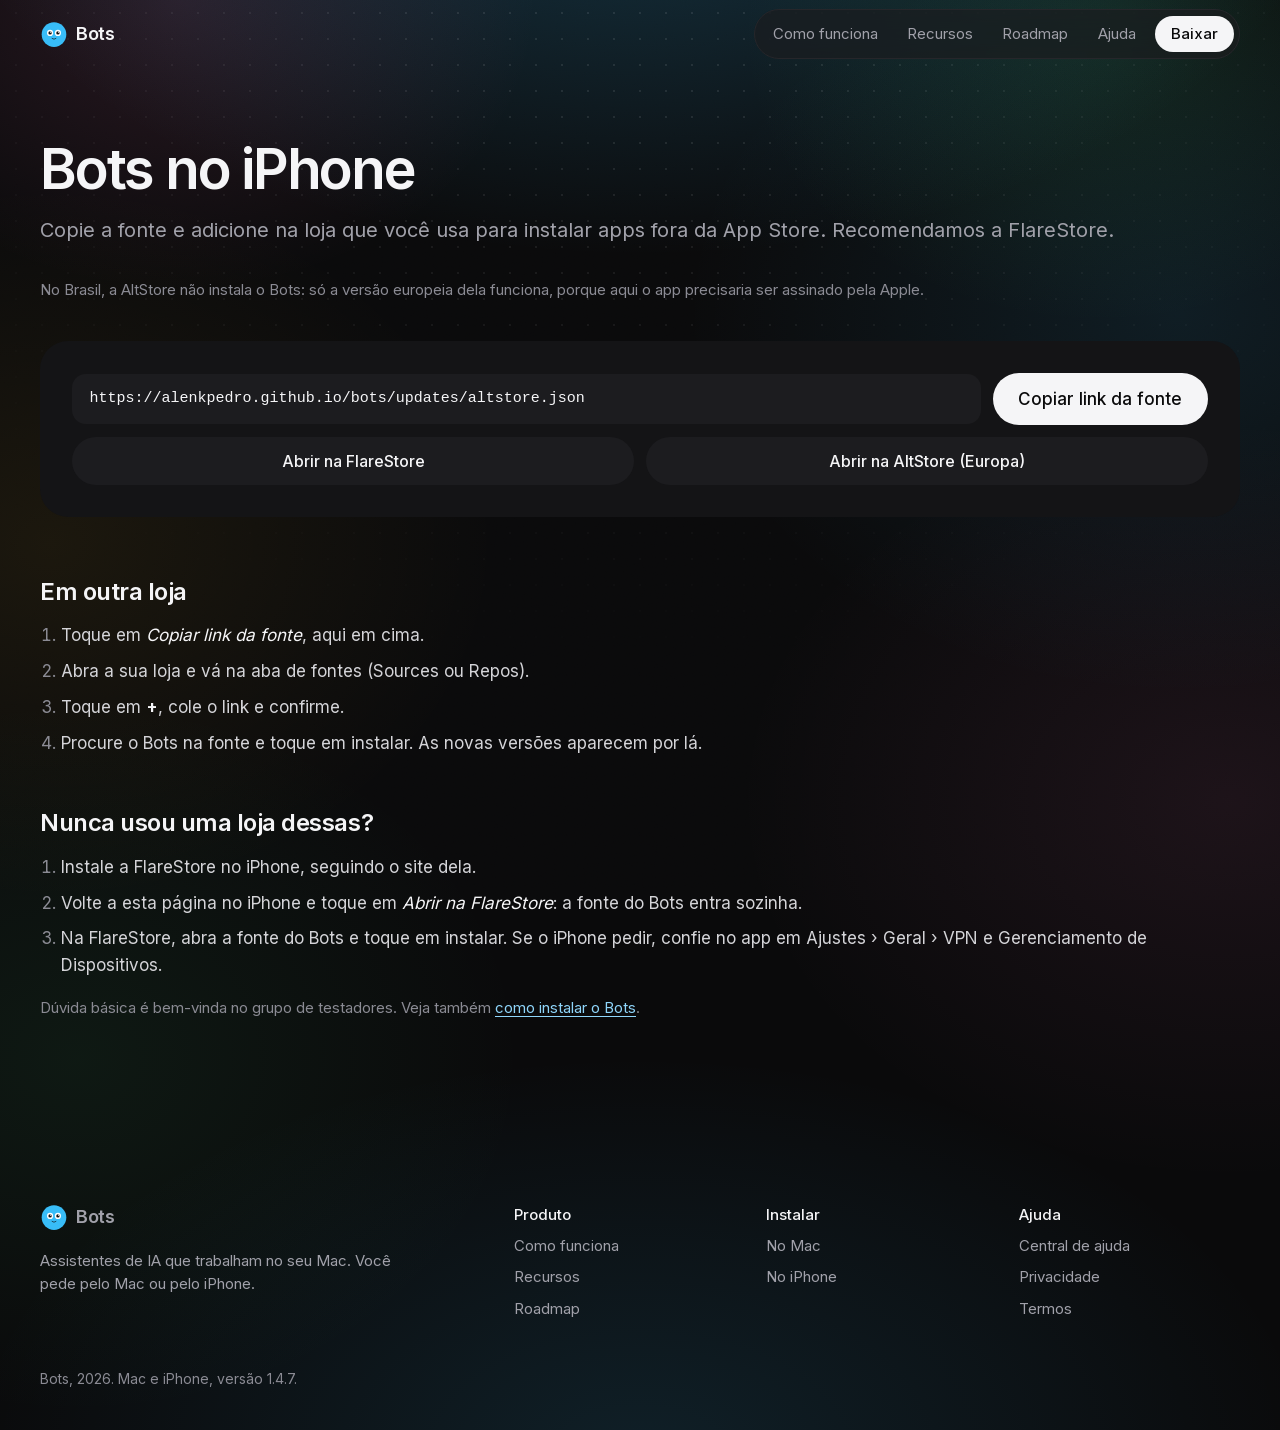
<file: fonte.html>
<!doctype html>
<html lang="pt-BR">
<head>
<meta charset="utf-8">
<meta name="viewport" content="width=device-width, initial-scale=1">
<meta name="theme-color" content="#0a0a0b">
<title>Bots no iPhone</title>
<meta name="description" content="Adicione a fonte do Bots na sua loja do iPhone.">
<link rel="icon" href="img/icone.webp">
<link rel="preload" href="fonts/inter-latin.woff2" as="font" type="font/woff2" crossorigin>
<link rel="stylesheet" href="site.css">
<script>document.documentElement.classList.add('js')</script>
</head>
<body id="topo">

<header class="bar">
  <div class="bar__inner wrap">
    <a class="bar__name" href="./"><span data-mascot="round" data-hue="#38bdf8"></span>Bots</a>
    <nav class="bar__links" aria-label="Principal">
      <a class="wide" href="./#como">Como funciona</a>
      <a class="wide" href="./#faz">Recursos</a>
      <a href="roadmap.html">Roadmap</a>
      <a class="wide" href="ajuda.html">Ajuda</a>
      <a class="button button--small" href="https://github.com/alenkpedro/bots/releases/latest/download/Bots.dmg" data-dl data-done="Começou">Baixar</a>
    </nav>
  </div>
</header>

<main class="doc">
  <h1>Bots no iPhone</h1>
  <p class="lead">Copie a fonte e adicione na loja que você usa para instalar apps fora da App Store. Recomendamos a FlareStore.</p>
  <p class="small">No Brasil, a AltStore não instala o Bots: só a versão europeia dela funciona, porque aqui o app precisaria ser assinado pela Apple.</p>

  <div class="card">
    <code class="src" id="src">https://alenkpedro.github.io/bots/updates/altstore.json</code>
    <button class="button button--big" id="copy" type="button">Copiar link da fonte</button>
    <div class="stores">
      <a class="button button--quiet" href="flarestore://addRepo=https://alenkpedro.github.io/bots/updates/altstore.json">Abrir na FlareStore</a>
      <a class="button button--quiet" href="altstore://source?url=https://alenkpedro.github.io/bots/updates/altstore.json">Abrir na AltStore (Europa)</a>
    </div>
  </div>

  <h2>Em outra loja</h2>
  <ol>
    <li>Toque em <em>Copiar link da fonte</em>, aqui em cima.</li>
    <li>Abra a sua loja e vá na aba de fontes (Sources ou Repos).</li>
    <li>Toque em <strong>+</strong>, cole o link e confirme.</li>
    <li>Procure o Bots na fonte e toque em instalar. As novas versões aparecem por lá.</li>
  </ol>

  <h2>Nunca usou uma loja dessas?</h2>
  <ol>
    <li>Instale a FlareStore no iPhone, seguindo o site dela.</li>
    <li>Volte a esta página no iPhone e toque em <em>Abrir na FlareStore</em>: a fonte do Bots entra sozinha.</li>
    <li>Na FlareStore, abra a fonte do Bots e toque em instalar. Se o iPhone pedir, confie no app em Ajustes › Geral › VPN e Gerenciamento de Dispositivos.</li>
  </ol>
  <p class="small">Dúvida básica é bem-vinda no grupo de testadores. Veja também <a href="index.html#instalar">como instalar o Bots</a>.</p>
</main>

<footer class="foot">
  <div class="wrap">
    <div class="foot__grid">
      <div class="foot__brand"><a class="bar__name" href="./"><span data-mascot="round" data-hue="#38bdf8"></span>Bots</a><p>Assistentes de IA que trabalham no seu Mac. Você pede pelo Mac ou pelo iPhone.</p></div>
      <nav aria-label="Produto"><b>Produto</b><a href="./#como">Como funciona</a><a href="./#faz">Recursos</a><a href="roadmap.html">Roadmap</a></nav>
      <nav aria-label="Instalar"><b>Instalar</b><a href="https://github.com/alenkpedro/bots/releases/latest/download/Bots.dmg">No Mac</a><a href="fonte.html">No iPhone</a></nav>
      <nav aria-label="Ajuda"><b>Ajuda</b><a href="ajuda.html">Central de ajuda</a><a href="privacidade.html">Privacidade</a><a href="termos.html">Termos</a></nav>
    </div>
    <div class="foot__end"><span>Bots, 2026. Mac e iPhone, versão 1.4.7.</span></div>
  </div>
</footer>
<script>
  const button = document.getElementById('copy');
  const text = document.getElementById('src').textContent.trim();
  button.addEventListener('click', async () => {
    try { await navigator.clipboard.writeText(text); }
    catch {
      const r = document.createRange(); r.selectNodeContents(document.getElementById('src'));
      const s = getSelection(); s.removeAllRanges(); s.addRange(r); document.execCommand('copy'); s.removeAllRanges();
    }
    // O botão confirma: fica verde com um ✓ e o link pisca, para não restar dúvida de que copiou.
    clearTimeout(button.timer);
    button.classList.remove('is-copied'); void button.offsetWidth;
    button.classList.add('is-copied');
    button.innerHTML = '<span class="copy-check" aria-hidden="true">✓</span>Copiado';
    document.getElementById('src').classList.remove('is-flash'); void button.offsetWidth;
    document.getElementById('src').classList.add('is-flash');
    button.timer = setTimeout(() => { button.classList.remove('is-copied'); button.textContent = 'Copiar link da fonte'; }, 2200);
  });
</script>
<script src="site.js"></script>
</body>
</html>
</file>
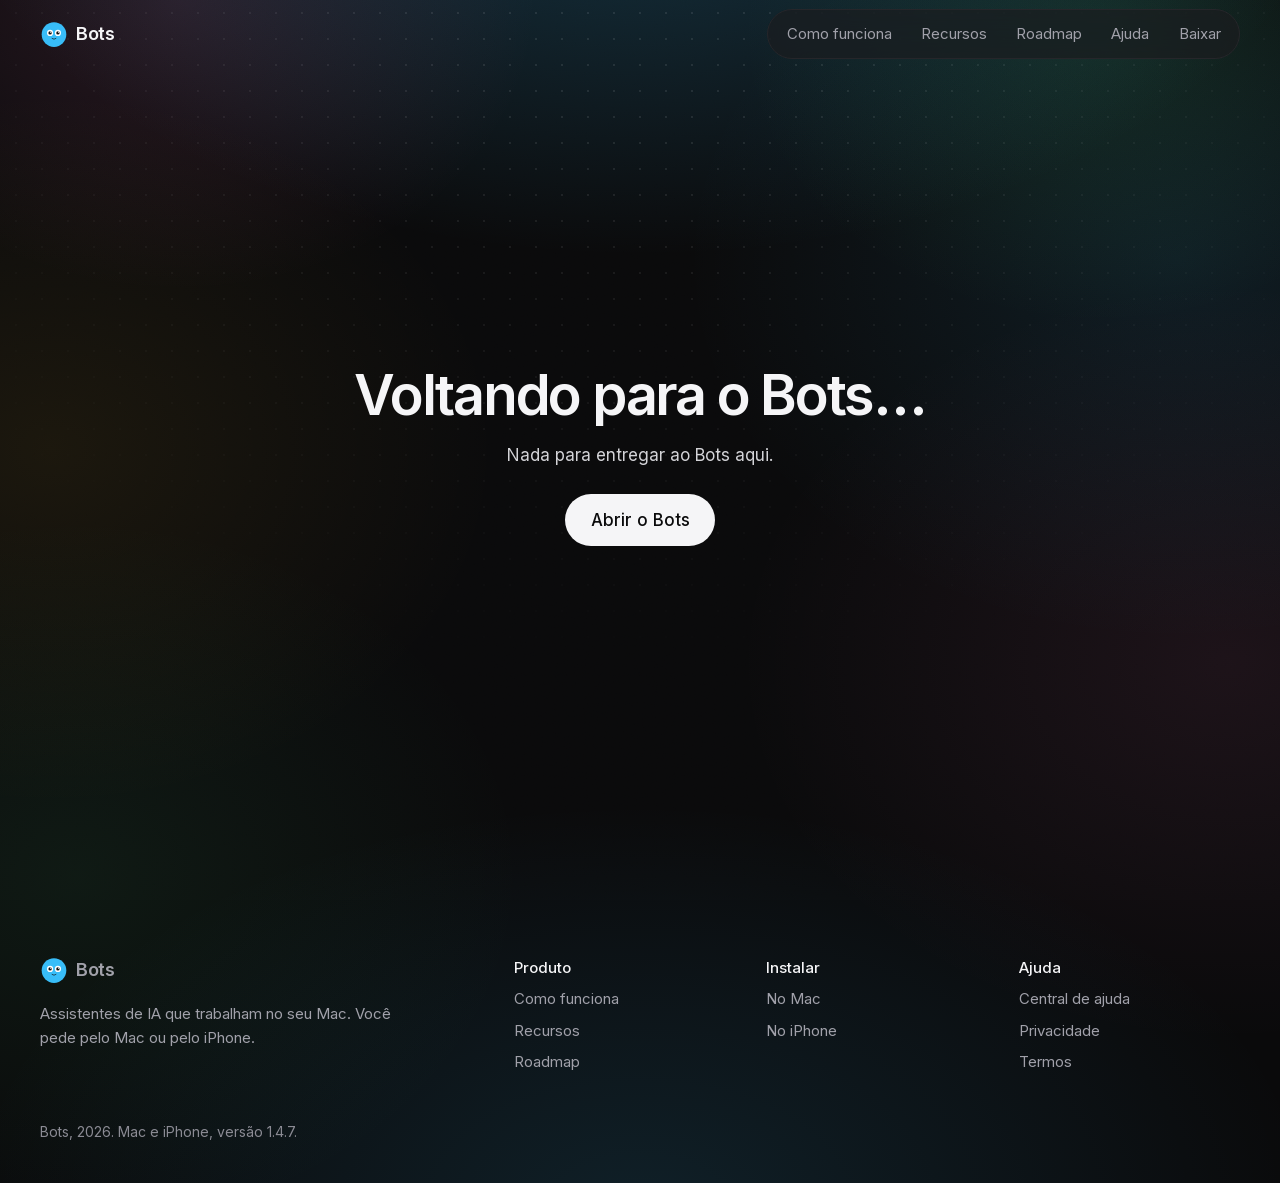
<file: frameio.html>
<!doctype html>
<html lang="pt-BR">
<head>
<meta charset="utf-8">
<meta name="viewport" content="width=device-width, initial-scale=1">
<meta name="theme-color" content="#0a0a0b">
<meta name="robots" content="noindex">
<title>Voltando para o Bots</title>
<link rel="icon" href="img/icone.webp">
<link rel="preload" href="fonts/inter-latin.woff2" as="font" type="font/woff2" crossorigin>
<link rel="stylesheet" href="site.css">
<script>document.documentElement.classList.add('js')</script>
</head>
<body id="topo">

<header class="bar">
  <div class="bar__inner wrap">
    <a class="bar__name" href="./"><span data-mascot="round" data-hue="#38bdf8"></span>Bots</a>
    <nav class="bar__links" aria-label="Principal">
      <a class="wide" href="./#como">Como funciona</a>
      <a class="wide" href="./#faz">Recursos</a>
      <a href="roadmap.html">Roadmap</a>
      <a class="wide" href="ajuda.html">Ajuda</a>
      <a href="https://github.com/alenkpedro/bots/releases/latest/download/Bots.dmg">Baixar</a>
    </nav>
  </div>
</header>

<main class="doc doc--handoff">
  <h1>Voltando para o Bots…</h1>
  <p id="msg">Se o Bots não abrir sozinho, toque no botão.</p>
  <p><a id="open" class="button button--big" href="#">Abrir o Bots</a></p>
</main>

<footer class="foot">
  <div class="wrap">
    <div class="foot__grid">
      <div class="foot__brand"><a class="bar__name" href="./"><span data-mascot="round" data-hue="#38bdf8"></span>Bots</a><p>Assistentes de IA que trabalham no seu Mac. Você pede pelo Mac ou pelo iPhone.</p></div>
      <nav aria-label="Produto"><b>Produto</b><a href="./#como">Como funciona</a><a href="./#faz">Recursos</a><a href="roadmap.html">Roadmap</a></nav>
      <nav aria-label="Instalar"><b>Instalar</b><a href="https://github.com/alenkpedro/bots/releases/latest/download/Bots.dmg">No Mac</a><a href="fonte.html">No iPhone</a></nav>
      <nav aria-label="Ajuda"><b>Ajuda</b><a href="ajuda.html">Central de ajuda</a><a href="privacidade.html">Privacidade</a><a href="termos.html">Termos</a></nav>
    </div>
    <div class="foot__end"><span>Bots, 2026. Mac e iPhone, versão 1.4.7.</span></div>
  </div>
</footer>
<script>
  // Adobe sends the Frame.io sign-in back here (it only accepts https). This page only hands the
  // code to the Bots app on this Mac; nothing is stored or sent anywhere else.
  var target = "bots-app://frameio-callback" + location.search;
  document.getElementById("open").href = target;
  if (!location.search) document.getElementById("msg").textContent = "Nada para entregar ao Bots aqui.";
  else location.href = target;
</script>
<script src="site.js"></script>
</body>
</html>
</file>
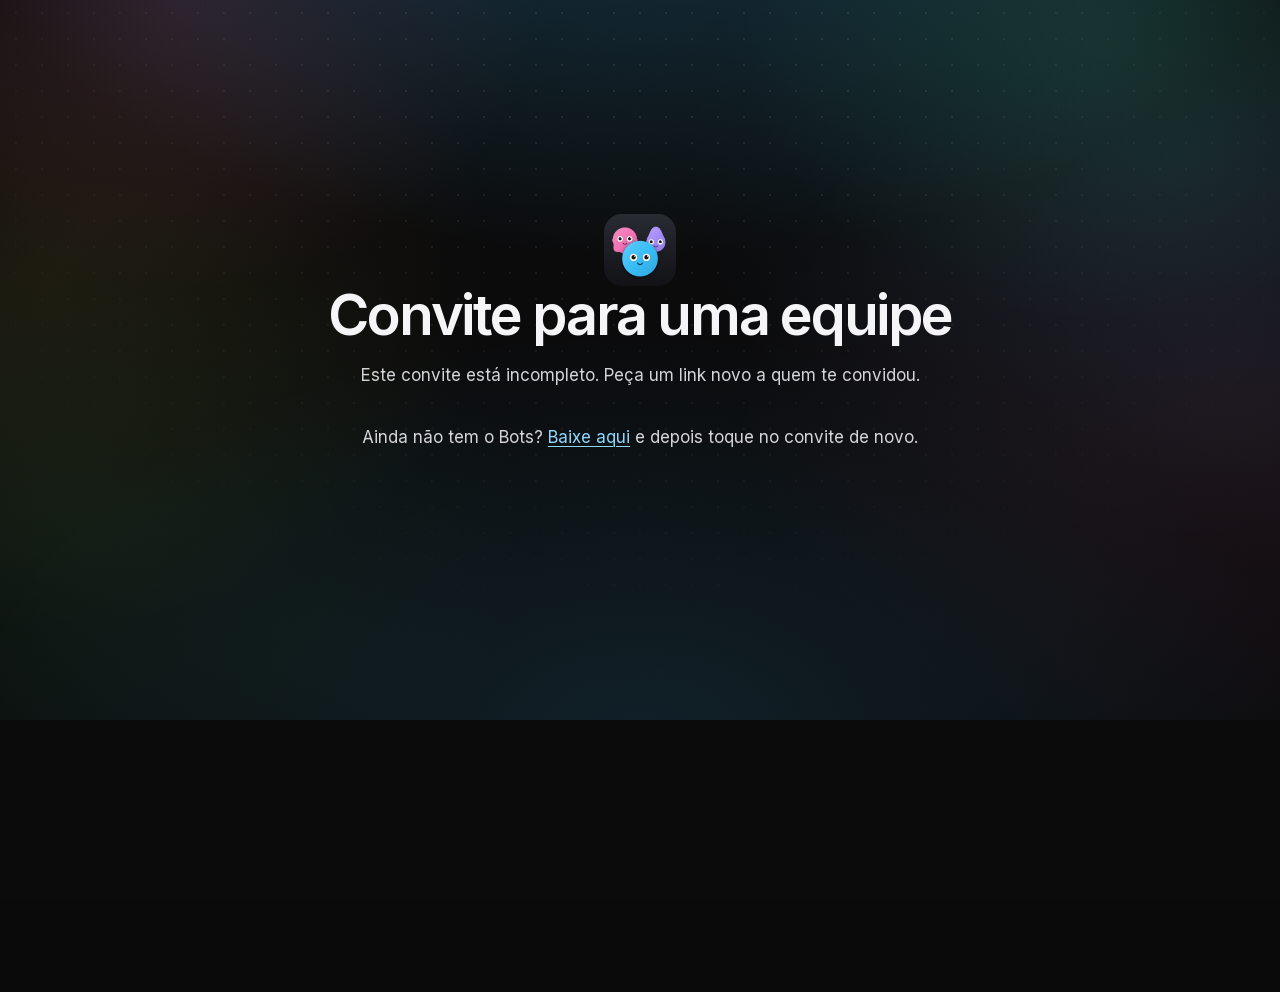
<file: grupo.html>
<!doctype html>
<html lang="pt-BR">
<head>
<meta charset="utf-8">
<meta name="viewport" content="width=device-width, initial-scale=1">
<meta name="theme-color" content="#0a0a0b">
<title>Convite para uma equipe · Bots</title>
<meta name="robots" content="noindex">
<link rel="icon" href="img/icone.webp">
<link rel="preload" href="fonts/inter-latin.woff2" as="font" type="font/woff2" crossorigin>
<link rel="stylesheet" href="site.css">
</head>
<body>
<!-- An invite to a group with colleagues (GroupPeople.swift, GroupLink): a normal link that WhatsApp and
     Mail make clickable, which hands the code to the app (bots-app://grupo/<code>). The code rides after
     the "#", so it never reaches the server. -->
<main class="doc" style="min-height:80vh;display:flex;flex-direction:column;justify-content:center;align-items:center;text-align:center">
  <img src="img/icone.webp" alt="" width="72" height="72" style="border-radius:18px">
  <h1>Convite para uma equipe</h1>
  <p id="msg">Abrindo o Bots…</p>
  <p><a id="open" class="button button--big" href="#">Abrir no Bots</a></p>
  <p class="muted">Ainda não tem o Bots? <a href="./">Baixe aqui</a> e depois toque no convite de novo.</p>
</main>
<script>
  const code = location.hash.slice(1).toLowerCase();
  const open = document.getElementById('open');
  if (/^[0-9a-f]{16}$/.test(code)) {
    open.href = 'bots-app://grupo/' + code;
    location.href = open.href;
  } else {
    document.getElementById('msg').textContent = 'Este convite está incompleto. Peça um link novo a quem te convidou.';
    open.remove();
  }
</script>
</body>
</html>
</file>
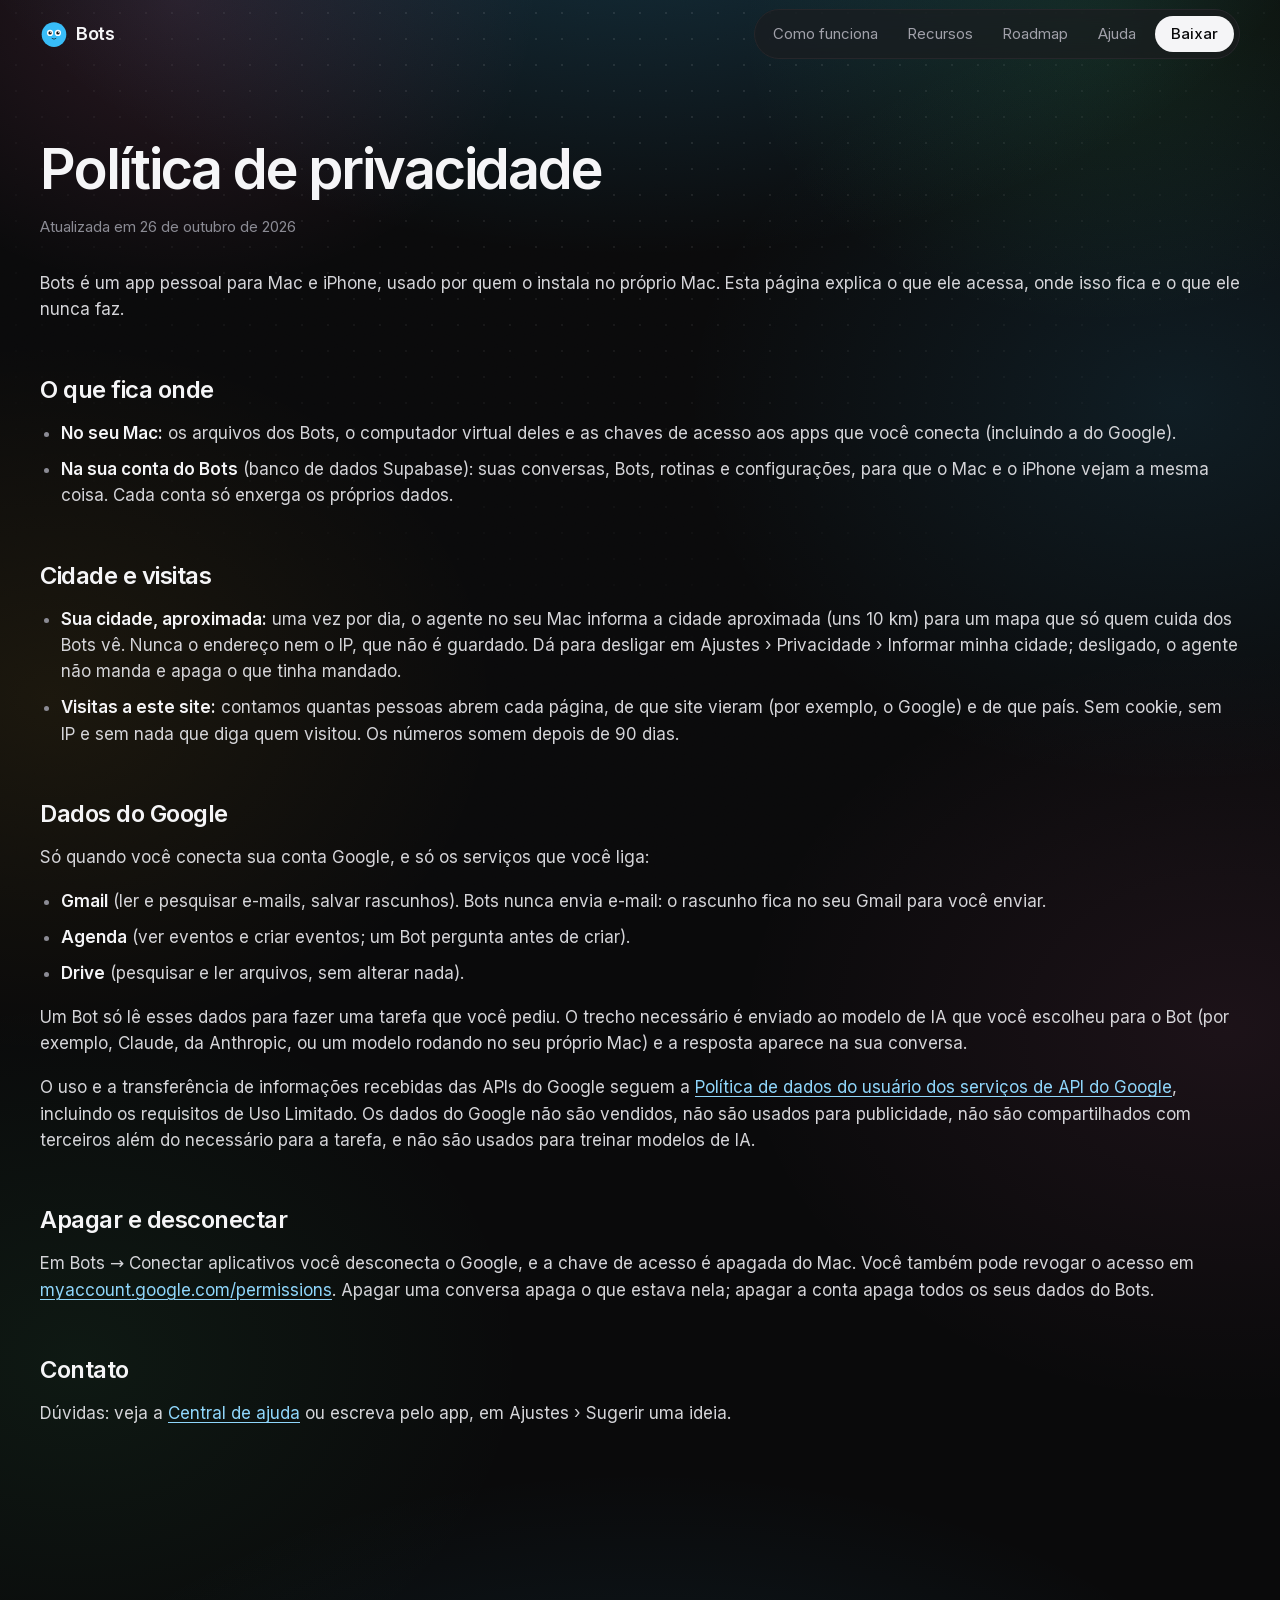
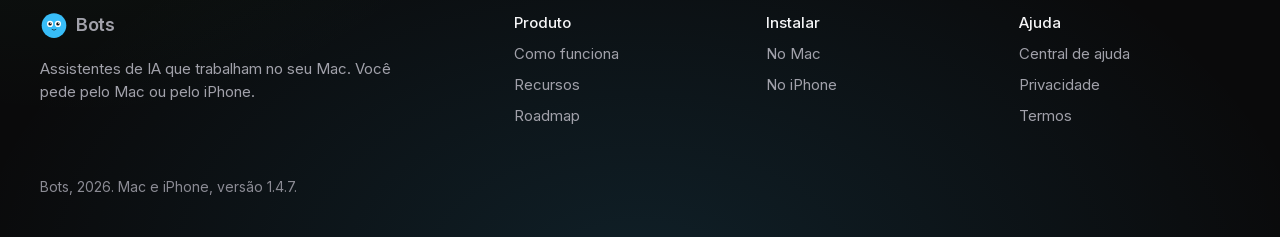
<file: privacidade.html>
<!doctype html>
<html lang="pt-BR">
<head>
<meta charset="utf-8">
<meta name="viewport" content="width=device-width, initial-scale=1">
<meta name="theme-color" content="#0a0a0b">
<title>Privacidade · Bots</title>
<link rel="icon" href="img/icone.webp">
<link rel="preload" href="fonts/inter-latin.woff2" as="font" type="font/woff2" crossorigin>
<link rel="stylesheet" href="site.css">
<script>document.documentElement.classList.add('js')</script>
</head>
<body id="topo">

<header class="bar">
  <div class="bar__inner wrap">
    <a class="bar__name" href="./"><span data-mascot="round" data-hue="#38bdf8"></span>Bots</a>
    <nav class="bar__links" aria-label="Principal">
      <a class="wide" href="./#como">Como funciona</a>
      <a class="wide" href="./#faz">Recursos</a>
      <a href="roadmap.html">Roadmap</a>
      <a class="wide" href="ajuda.html">Ajuda</a>
      <a class="button button--small" href="https://github.com/alenkpedro/bots/releases/latest/download/Bots.dmg" data-dl data-done="Começou">Baixar</a>
    </nav>
  </div>
</header>

<main class="doc">
  <h1>Política de privacidade</h1>
  <p class="small">Atualizada em 26 de outubro de 2026</p>
  <p>Bots é um app pessoal para Mac e iPhone, usado por quem o instala no próprio Mac. Esta página explica o que ele acessa, onde isso fica e o que ele nunca faz.</p>

  <h2>O que fica onde</h2>
  <ul>
    <li><strong>No seu Mac:</strong> os arquivos dos Bots, o computador virtual deles e as chaves de acesso aos apps que você conecta (incluindo a do Google).</li>
    <li><strong>Na sua conta do Bots</strong> (banco de dados Supabase): suas conversas, Bots, rotinas e configurações, para que o Mac e o iPhone vejam a mesma coisa. Cada conta só enxerga os próprios dados.</li>
  </ul>

  <h2>Cidade e visitas</h2>
  <ul>
    <li><strong>Sua cidade, aproximada:</strong> uma vez por dia, o agente no seu Mac informa a cidade aproximada (uns 10 km) para um mapa que só quem cuida dos Bots vê. Nunca o endereço nem o IP, que não é guardado. Dá para desligar em Ajustes › Privacidade › Informar minha cidade; desligado, o agente não manda e apaga o que tinha mandado.</li>
    <li><strong>Visitas a este site:</strong> contamos quantas pessoas abrem cada página, de que site vieram (por exemplo, o Google) e de que país. Sem cookie, sem IP e sem nada que diga quem visitou. Os números somem depois de 90 dias.</li>
  </ul>

  <h2>Dados do Google</h2>
  <p>Só quando você conecta sua conta Google, e só os serviços que você liga:</p>
  <ul>
    <li><strong>Gmail</strong> (ler e pesquisar e-mails, salvar rascunhos). Bots nunca envia e-mail: o rascunho fica no seu Gmail para você enviar.</li>
    <li><strong>Agenda</strong> (ver eventos e criar eventos; um Bot pergunta antes de criar).</li>
    <li><strong>Drive</strong> (pesquisar e ler arquivos, sem alterar nada).</li>
  </ul>
  <p>Um Bot só lê esses dados para fazer uma tarefa que você pediu. O trecho necessário é enviado ao modelo de IA que você escolheu para o Bot (por exemplo, Claude, da Anthropic, ou um modelo rodando no seu próprio Mac) e a resposta aparece na sua conversa.</p>
  <p>O uso e a transferência de informações recebidas das APIs do Google seguem a <a href="https://developers.google.com/terms/api-services-user-data-policy">Política de dados do usuário dos serviços de API do Google</a>, incluindo os requisitos de Uso Limitado. Os dados do Google não são vendidos, não são usados para publicidade, não são compartilhados com terceiros além do necessário para a tarefa, e não são usados para treinar modelos de IA.</p>

  <h2>Apagar e desconectar</h2>
  <p>Em Bots → Conectar aplicativos você desconecta o Google, e a chave de acesso é apagada do Mac. Você também pode revogar o acesso em <a href="https://myaccount.google.com/permissions">myaccount.google.com/permissions</a>. Apagar uma conversa apaga o que estava nela; apagar a conta apaga todos os seus dados do Bots.</p>

  <h2>Contato</h2>
  <p>Dúvidas: veja a <a href="ajuda.html">Central de ajuda</a> ou escreva pelo app, em Ajustes › Sugerir uma ideia.</p>
</main>

<footer class="foot">
  <div class="wrap">
    <div class="foot__grid">
      <div class="foot__brand"><a class="bar__name" href="./"><span data-mascot="round" data-hue="#38bdf8"></span>Bots</a><p>Assistentes de IA que trabalham no seu Mac. Você pede pelo Mac ou pelo iPhone.</p></div>
      <nav aria-label="Produto"><b>Produto</b><a href="./#como">Como funciona</a><a href="./#faz">Recursos</a><a href="roadmap.html">Roadmap</a></nav>
      <nav aria-label="Instalar"><b>Instalar</b><a href="https://github.com/alenkpedro/bots/releases/latest/download/Bots.dmg">No Mac</a><a href="fonte.html">No iPhone</a></nav>
      <nav aria-label="Ajuda"><b>Ajuda</b><a href="ajuda.html">Central de ajuda</a><a href="privacidade.html">Privacidade</a><a href="termos.html">Termos</a></nav>
    </div>
    <div class="foot__end"><span>Bots, 2026. Mac e iPhone, versão 1.4.7.</span></div>
  </div>
</footer>
<script src="site.js"></script>
</body>
</html>
</file>
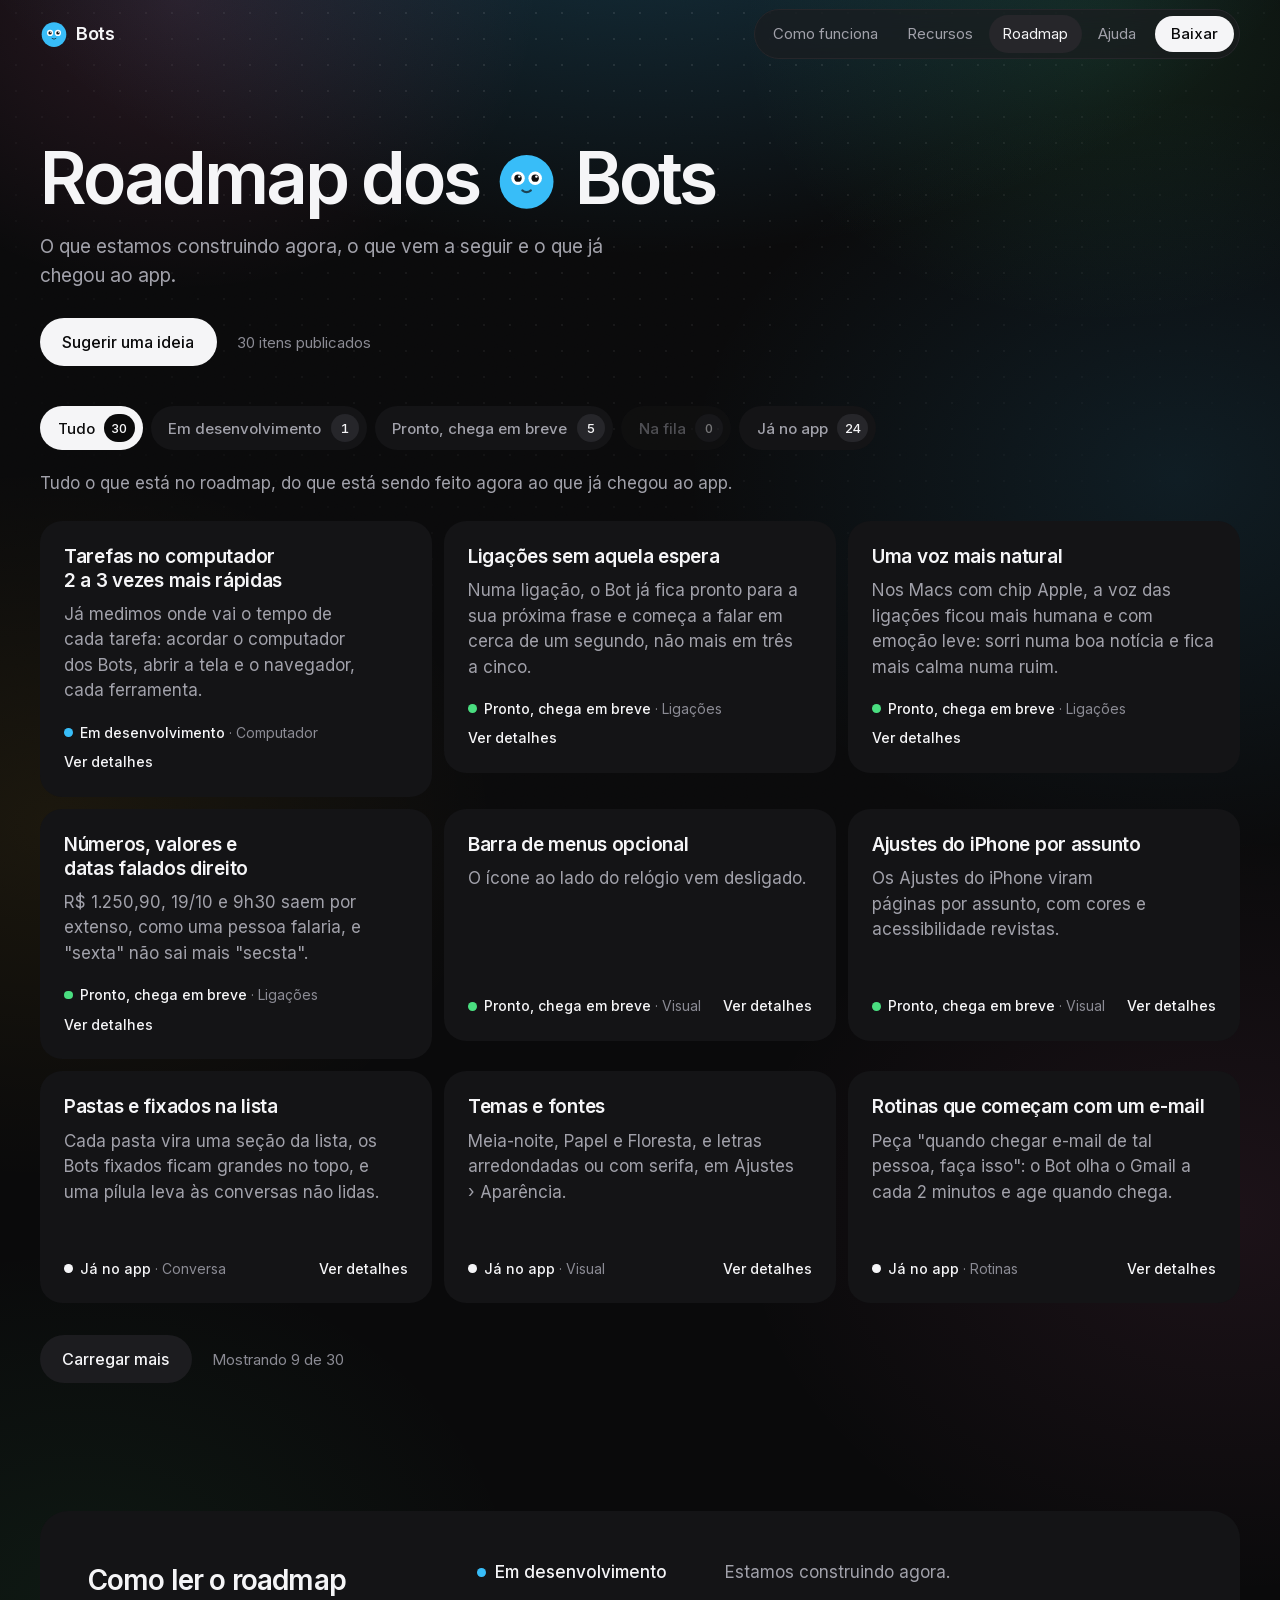
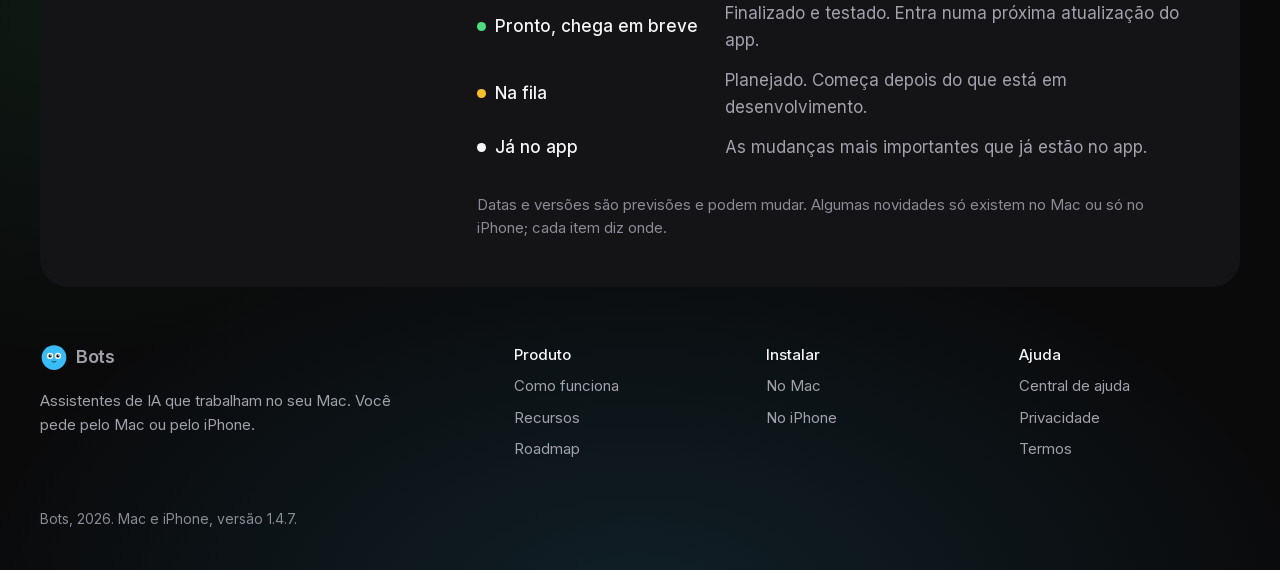
<file: roadmap.html>
<!doctype html>
<html lang="pt-BR">
<head>
<meta charset="utf-8">
<meta name="viewport" content="width=device-width, initial-scale=1">
<title>Roadmap dos Bots</title>
<meta name="description" content="O que os Bots estão aprendendo agora, o que chega na próxima versão e tudo o que já está no app.">
<meta name="theme-color" content="#0a0a0b">
<link rel="icon" href="img/icone.webp">
<link rel="preload" href="fonts/inter-latin.woff2" as="font" type="font/woff2" crossorigin>
<link rel="stylesheet" href="site.css">
<script>document.documentElement.classList.add('js')</script>
</head>
<body id="topo">

<header class="bar">
  <div class="bar__inner wrap">
    <a class="bar__name" href="./"><span data-mascot="round" data-hue="#38bdf8"></span>Bots</a>
    <nav class="bar__links" aria-label="Principal">
      <a class="wide" href="./#como">Como funciona</a>
      <a class="wide" href="./#faz">Recursos</a>
      <a href="roadmap.html" aria-current="page">Roadmap</a>
      <a class="wide" href="ajuda.html">Ajuda</a>
      <a class="button button--small" href="https://github.com/alenkpedro/bots/releases/latest/download/Bots.dmg" data-dl data-done="Começou">Baixar</a>
    </nav>
  </div>
</header>

<!--
  Como atualizar: cada item é um <article class="rm-card" data-s="..."> na grade, na ordem em que aparece.
  Etapas: dev (em desenvolvimento), soon (pronto, chega em breve), next (na fila), live (já no app, só os destaques).
  Mudou de etapa? Troque o data-s e o texto da etapa no cartão e no <template> (o que abre em "Ver detalhes").
  Os números das abas são contados dos cartões; uma etapa sem cartões fica em 0, com a aba desativada.
  "Já no app" segue as Novidades do app (BotMac/Sources/WhatsNew.swift), da versão mais nova à mais antiga.
-->
<main class="wrap">
  <section class="rm-top" aria-labelledby="titulo">
    <h1 id="titulo" class="rv">Roadmap dos <span class="face" data-mascot="round" data-hue="#38bdf8" aria-hidden="true"></span> Bots</h1>
    <p class="rm-top__note rv" style="--i:1">O que estamos construindo agora, o que vem a seguir e o que já chegou ao app.</p>
    <div class="rm-top__actions rv" style="--i:2">
      <button type="button" class="button" data-open-idea>Sugerir uma ideia</button>
      <p class="rm-top__count"><span id="rm-total">31</span> itens publicados</p>
    </div>
  </section>

  <div class="rm-tabs" role="tablist" aria-label="Etapas">
    <button type="button" role="tab" data-s="all" aria-selected="true" data-about="Tudo o que está no roadmap, do que está sendo feito agora ao que já chegou ao app.">Tudo <b></b></button>
    <button type="button" role="tab" data-s="dev" aria-selected="false" data-about="O que estamos construindo agora.">Em desenvolvimento <b></b></button>
    <button type="button" role="tab" data-s="soon" aria-selected="false" data-about="Feito e testado. Entra na próxima versão do app.">Pronto, chega em breve <b></b></button>
    <button type="button" role="tab" data-s="next" aria-selected="false" data-about="Planejado. Começa depois do que está em desenvolvimento.">Na fila <b></b></button>
    <button type="button" role="tab" data-s="live" aria-selected="false" data-about="As mudanças mais importantes que já chegaram ao app, da mais nova à mais antiga.">Já no app <b></b></button>
  </div>
  <p class="rm-about" id="rm-about" aria-live="polite">Tudo o que está no roadmap, do que está sendo feito agora ao que já chegou ao app.</p>

  <div class="rm-grid">
      <article class="rm-card" data-s="dev">
        <h3>Tarefas no computador 2 a 3 vezes mais rápidas</h3>
        <p>Já medimos onde vai o tempo de cada tarefa: acordar o computador dos Bots, abrir a tela e o navegador, cada ferramenta.</p>
        <span class="rm-card__foot"><span class="rm-card__stage"><span class="dot"></span>Em desenvolvimento<span class="rm-card__cat"> · Computador</span></span><button type="button" class="rm-card__more">Ver detalhes</button></span>
        <template><dl><dt>Etapa</dt><dd>Em desenvolvimento</dd><dt>Categoria</dt><dd>Computador</dd><dt>Onde</dt><dd>Só no Mac</dd></dl><div class="rm-dialog__text"><p>Já medimos onde vai o tempo de cada tarefa: acordar o computador dos Bots, abrir a tela e o navegador, cada ferramenta. Agora vem cortar essas esperas.</p></div><h3>O que está incluído</h3><ul><li>Medição de onde vai o tempo de cada tarefa</li><li>Cortar as esperas do computador, da tela e do navegador</li></ul></template>
      </article>
      <article class="rm-card" data-s="soon">
        <h3>Ligações sem aquela espera</h3>
        <p>Numa ligação, o Bot já fica pronto para a sua próxima frase e começa a falar em cerca de um segundo, não mais em três a cinco.</p>
        <span class="rm-card__foot"><span class="rm-card__stage"><span class="dot"></span>Pronto, chega em breve<span class="rm-card__cat"> · Ligações</span></span><button type="button" class="rm-card__more">Ver detalhes</button></span>
        <template><dl><dt>Etapa</dt><dd>Pronto, chega em breve</dd><dt>Categoria</dt><dd>Ligações</dd><dt>Onde</dt><dd>Mac e iPhone</dd><dt>Versão</dt><dd>0.9.9</dd></dl><div class="rm-dialog__text"><p>Numa ligação, o Bot já fica pronto para a sua próxima frase e começa a falar em cerca de um segundo, não mais em três a cinco.</p></div></template>
      </article>
      <article class="rm-card" data-s="soon">
        <h3>Uma voz mais natural</h3>
        <p>Nos Macs com chip Apple, a voz das ligações ficou mais humana e com emoção leve: sorri numa boa notícia e fica mais calma numa ruim.</p>
        <span class="rm-card__foot"><span class="rm-card__stage"><span class="dot"></span>Pronto, chega em breve<span class="rm-card__cat"> · Ligações</span></span><button type="button" class="rm-card__more">Ver detalhes</button></span>
        <template><dl><dt>Etapa</dt><dd>Pronto, chega em breve</dd><dt>Categoria</dt><dd>Ligações</dd><dt>Onde</dt><dd>Mac e iPhone</dd><dt>Versão</dt><dd>0.9.9</dd></dl><div class="rm-dialog__text"><p>Nos Macs com chip Apple, a voz das ligações ficou mais humana e com emoção leve: sorri numa boa notícia e fica mais calma numa ruim. Ela se atualiza sozinha.</p></div></template>
      </article>
      <article class="rm-card" data-s="soon">
        <h3>Números, valores e datas falados direito</h3>
        <p>R$ 1.250,90, 19/10 e 9h30 saem por extenso, como uma pessoa falaria, e &quot;sexta&quot; não sai mais &quot;secsta&quot;.</p>
        <span class="rm-card__foot"><span class="rm-card__stage"><span class="dot"></span>Pronto, chega em breve<span class="rm-card__cat"> · Ligações</span></span><button type="button" class="rm-card__more">Ver detalhes</button></span>
        <template><dl><dt>Etapa</dt><dd>Pronto, chega em breve</dd><dt>Categoria</dt><dd>Ligações</dd><dt>Onde</dt><dd>Mac e iPhone</dd><dt>Versão</dt><dd>0.9.9</dd></dl><div class="rm-dialog__text"><p>R$ 1.250,90, 19/10 e 9h30 saem por extenso, como uma pessoa falaria, e &quot;sexta&quot; não sai mais &quot;secsta&quot;.</p></div></template>
      </article>
      <article class="rm-card" data-s="soon">
        <h3>Barra de menus opcional</h3>
        <p>O ícone ao lado do relógio vem desligado.</p>
        <span class="rm-card__foot"><span class="rm-card__stage"><span class="dot"></span>Pronto, chega em breve<span class="rm-card__cat"> · Visual</span></span><button type="button" class="rm-card__more">Ver detalhes</button></span>
        <template><dl><dt>Etapa</dt><dd>Pronto, chega em breve</dd><dt>Categoria</dt><dd>Visual</dd><dt>Onde</dt><dd>Só no Mac</dd><dt>Versão</dt><dd>0.9.9</dd></dl><div class="rm-dialog__text"><p>O ícone ao lado do relógio vem desligado. Para usar, ligue em Ajustes › Avisos.</p></div></template>
      </article>
      <article class="rm-card" data-s="soon">
        <h3>Ajustes do iPhone por assunto</h3>
        <p>Os Ajustes do iPhone viram páginas por assunto, com cores e acessibilidade revistas.</p>
        <span class="rm-card__foot"><span class="rm-card__stage"><span class="dot"></span>Pronto, chega em breve<span class="rm-card__cat"> · Visual</span></span><button type="button" class="rm-card__more">Ver detalhes</button></span>
        <template><dl><dt>Etapa</dt><dd>Pronto, chega em breve</dd><dt>Categoria</dt><dd>Visual</dd><dt>Onde</dt><dd>Mac e iPhone</dd><dt>Versão</dt><dd>0.9.9</dd></dl><div class="rm-dialog__text"><p>Os Ajustes do iPhone viram páginas por assunto, com cores e acessibilidade revistas. Liberar tudo no Mac pede uma confirmação, e Negar fica no lugar de Não permitir.</p></div><h3>O que está incluído</h3><ul><li>Ajustes do iPhone em páginas por assunto</li><li>Cores e acessibilidade revistas</li><li>Confirmação ao liberar tudo no Mac</li><li>Negar no lugar de Não permitir</li></ul></template>
      </article>
      <article class="rm-card" data-s="live">
        <h3>Pastas e fixados na lista</h3>
        <p>Cada pasta vira uma seção da lista, os Bots fixados ficam grandes no topo, e uma pílula leva às conversas não lidas.</p>
        <span class="rm-card__foot"><span class="rm-card__stage"><span class="dot"></span>Já no app<span class="rm-card__cat"> · Conversa</span></span><button type="button" class="rm-card__more">Ver detalhes</button></span>
        <template><dl><dt>Etapa</dt><dd>Já no app</dd><dt>Categoria</dt><dd>Conversa</dd><dt>Onde</dt><dd>Mac e iPhone</dd><dt>Versão</dt><dd>0.9.8</dd></dl><div class="rm-dialog__text"><p>Cada pasta vira uma seção da lista, os Bots fixados ficam grandes no topo, e uma pílula leva às conversas não lidas. No Mac, a lista ficou como a do iPhone.</p></div></template>
      </article>
      <article class="rm-card" data-s="live">
        <h3>Temas e fontes</h3>
        <p>Meia-noite, Papel e Floresta, e letras arredondadas ou com serifa, em Ajustes › Aparência.</p>
        <span class="rm-card__foot"><span class="rm-card__stage"><span class="dot"></span>Já no app<span class="rm-card__cat"> · Visual</span></span><button type="button" class="rm-card__more">Ver detalhes</button></span>
        <template><dl><dt>Etapa</dt><dd>Já no app</dd><dt>Categoria</dt><dd>Visual</dd><dt>Onde</dt><dd>Mac e iPhone</dd><dt>Versão</dt><dd>0.9.8</dd></dl><div class="rm-dialog__text"><p>Meia-noite, Papel e Floresta, e letras arredondadas ou com serifa, em Ajustes › Aparência.</p></div></template>
      </article>
      <article class="rm-card" data-s="live">
        <h3>Rotinas que começam com um e-mail</h3>
        <p>Peça &quot;quando chegar e-mail de tal pessoa, faça isso&quot;: o Bot olha o Gmail a cada 2 minutos e age quando chega.</p>
        <span class="rm-card__foot"><span class="rm-card__stage"><span class="dot"></span>Já no app<span class="rm-card__cat"> · Rotinas</span></span><button type="button" class="rm-card__more">Ver detalhes</button></span>
        <template><dl><dt>Etapa</dt><dd>Já no app</dd><dt>Categoria</dt><dd>Rotinas</dd><dt>Onde</dt><dd>Mac e iPhone</dd><dt>Versão</dt><dd>0.9.8</dd></dl><div class="rm-dialog__text"><p>Peça &quot;quando chegar e-mail de tal pessoa, faça isso&quot;: o Bot olha o Gmail a cada 2 minutos e age quando chega.</p></div></template>
      </article>
      <article class="rm-card" data-s="live">
        <h3>Rotinas sugeridas pelo uso</h3>
        <p>Pediu a mesma coisa três vezes perto do mesmo horário?</p>
        <span class="rm-card__foot"><span class="rm-card__stage"><span class="dot"></span>Já no app<span class="rm-card__cat"> · Rotinas</span></span><button type="button" class="rm-card__more">Ver detalhes</button></span>
        <template><dl><dt>Etapa</dt><dd>Já no app</dd><dt>Categoria</dt><dd>Rotinas</dd><dt>Onde</dt><dd>Mac e iPhone</dd><dt>Versão</dt><dd>0.9.8</dd></dl><div class="rm-dialog__text"><p>Pediu a mesma coisa três vezes perto do mesmo horário? O Bot oferece fazer sozinho, uma vez, com Sim, Outro horário e Não.</p></div></template>
      </article>
      <article class="rm-card" data-s="live">
        <h3>O agente se atualiza sozinho</h3>
        <p>Correções do agente chegam sozinhas, quando nenhum Bot está trabalhando, sem atualizar o app.</p>
        <span class="rm-card__foot"><span class="rm-card__stage"><span class="dot"></span>Já no app<span class="rm-card__cat"> · Apps</span></span><button type="button" class="rm-card__more">Ver detalhes</button></span>
        <template><dl><dt>Etapa</dt><dd>Já no app</dd><dt>Categoria</dt><dd>Apps</dd><dt>Onde</dt><dd>Só no Mac</dd><dt>Versão</dt><dd>0.9.8</dd></dl><div class="rm-dialog__text"><p>Correções do agente chegam sozinhas, quando nenhum Bot está trabalhando, sem atualizar o app.</p></div></template>
      </article>
      <article class="rm-card" data-s="live">
        <h3>Permissões que dá para entender</h3>
        <p>O cartão diz em uma frase o que você está permitindo (&quot;Isso vai publicar o post…&quot;), e comandos compostos ganham &quot;Sempre permitir este comando&quot;.</p>
        <span class="rm-card__foot"><span class="rm-card__stage"><span class="dot"></span>Já no app<span class="rm-card__cat"> · Segurança</span></span><button type="button" class="rm-card__more">Ver detalhes</button></span>
        <template><dl><dt>Etapa</dt><dd>Já no app</dd><dt>Categoria</dt><dd>Segurança</dd><dt>Onde</dt><dd>Mac e iPhone</dd><dt>Versão</dt><dd>0.9.7</dd></dl><div class="rm-dialog__text"><p>O cartão diz em uma frase o que você está permitindo (&quot;Isso vai publicar o post…&quot;), e comandos compostos ganham &quot;Sempre permitir este comando&quot;.</p></div></template>
      </article>
      <article class="rm-card" data-s="live">
        <h3>Quanto cada Bot gasta</h3>
        <p>Tokens e custo estimado de hoje e dos últimos 7 dias, no perfil de cada Bot e em Ajustes › Uso, do que mais gasta para o que menos.</p>
        <span class="rm-card__foot"><span class="rm-card__stage"><span class="dot"></span>Já no app<span class="rm-card__cat"> · App</span></span><button type="button" class="rm-card__more">Ver detalhes</button></span>
        <template><dl><dt>Etapa</dt><dd>Já no app</dd><dt>Categoria</dt><dd>App</dd><dt>Onde</dt><dd>Mac e iPhone</dd><dt>Versão</dt><dd>0.9.6</dd></dl><div class="rm-dialog__text"><p>Tokens e custo estimado de hoje e dos últimos 7 dias, no perfil de cada Bot e em Ajustes › Uso, do que mais gasta para o que menos.</p></div></template>
      </article>
      <article class="rm-card" data-s="live">
        <h3>Avisos empilhados</h3>
        <p>Vários Bots falando ao mesmo tempo viram uma pilha, com o mais novo em cima.</p>
        <span class="rm-card__foot"><span class="rm-card__stage"><span class="dot"></span>Já no app<span class="rm-card__cat"> · App</span></span><button type="button" class="rm-card__more">Ver detalhes</button></span>
        <template><dl><dt>Etapa</dt><dd>Já no app</dd><dt>Categoria</dt><dd>App</dd><dt>Onde</dt><dd>Mac e iPhone</dd><dt>Versão</dt><dd>0.9.4</dd></dl><div class="rm-dialog__text"><p>Vários Bots falando ao mesmo tempo viram uma pilha, com o mais novo em cima. Puxe para baixo (ou aponte no Mac) para abrir, e suba um aviso para dispensar.</p></div></template>
      </article>
      <article class="rm-card" data-s="live">
        <h3>O Bot na Dynamic Island</h3>
        <p>Enquanto um Bot trabalha, ele aparece na ilha e na tela bloqueada, dizendo o que está fazendo.</p>
        <span class="rm-card__foot"><span class="rm-card__stage"><span class="dot"></span>Já no app<span class="rm-card__cat"> · Widgets</span></span><button type="button" class="rm-card__more">Ver detalhes</button></span>
        <template><dl><dt>Etapa</dt><dd>Já no app</dd><dt>Categoria</dt><dd>Widgets</dd><dt>Onde</dt><dd>Só no iPhone</dd><dt>Versão</dt><dd>0.9.4</dd></dl><div class="rm-dialog__text"><p>Enquanto um Bot trabalha, ele aparece na ilha e na tela bloqueada, dizendo o que está fazendo.</p></div></template>
      </article>
      <article class="rm-card" data-s="live">
        <h3>Deslize para permitir</h3>
        <p>Pedidos que apagam, pagam ou não têm volta pedem um deslize, para um toque sem querer não aprovar.</p>
        <span class="rm-card__foot"><span class="rm-card__stage"><span class="dot"></span>Já no app<span class="rm-card__cat"> · Segurança</span></span><button type="button" class="rm-card__more">Ver detalhes</button></span>
        <template><dl><dt>Etapa</dt><dd>Já no app</dd><dt>Categoria</dt><dd>Segurança</dd><dt>Onde</dt><dd>Só no iPhone</dd><dt>Versão</dt><dd>0.9.4</dd></dl><div class="rm-dialog__text"><p>Pedidos que apagam, pagam ou não têm volta pedem um deslize, para um toque sem querer não aprovar.</p></div></template>
      </article>
      <article class="rm-card" data-s="live">
        <h3>Login seguro na tela do Bot</h3>
        <p>Quando a página aberta pelo Bot pede senha, aparece o cartão de login: você entra, inclusive com código de verificação, e o Bot nunca vê a senha.</p>
        <span class="rm-card__foot"><span class="rm-card__stage"><span class="dot"></span>Já no app<span class="rm-card__cat"> · Segurança</span></span><button type="button" class="rm-card__more">Ver detalhes</button></span>
        <template><dl><dt>Etapa</dt><dd>Já no app</dd><dt>Categoria</dt><dd>Segurança</dd><dt>Onde</dt><dd>Mac e iPhone</dd><dt>Versão</dt><dd>0.9.3</dd></dl><div class="rm-dialog__text"><p>Quando a página aberta pelo Bot pede senha, aparece o cartão de login: você entra, inclusive com código de verificação, e o Bot nunca vê a senha. Os sites não saem mais da conta ao trocar de tela.</p></div></template>
      </article>
      <article class="rm-card" data-s="live">
        <h3>Cartão de Computador</h3>
        <p>Mostra a tela ao vivo e quem está com ela, com Assumir, Terminei e Pular, de qualquer aparelho.</p>
        <span class="rm-card__foot"><span class="rm-card__stage"><span class="dot"></span>Já no app<span class="rm-card__cat"> · Computador</span></span><button type="button" class="rm-card__more">Ver detalhes</button></span>
        <template><dl><dt>Etapa</dt><dd>Já no app</dd><dt>Categoria</dt><dd>Computador</dd><dt>Onde</dt><dd>Mac e iPhone</dd><dt>Versão</dt><dd>0.9.3</dd></dl><div class="rm-dialog__text"><p>Mostra a tela ao vivo e quem está com ela, com Assumir, Terminei e Pular, de qualquer aparelho. Os botões dos cartões ficaram retos e dividem a largura.</p></div></template>
      </article>
      <article class="rm-card" data-s="live">
        <h3>Widgets</h3>
        <p>Seus Bots na tela de início: o Bot principal, o que espera por você, todos os Bots, a sua equipe com o quadro e um pedido de aprovação com Permitir e Negar que responde sem abrir o app.</p>
        <span class="rm-card__foot"><span class="rm-card__stage"><span class="dot"></span>Já no app<span class="rm-card__cat"> · Widgets</span></span><button type="button" class="rm-card__more">Ver detalhes</button></span>
        <template><dl><dt>Etapa</dt><dd>Já no app</dd><dt>Categoria</dt><dd>Widgets</dd><dt>Onde</dt><dd>Só no iPhone</dd><dt>Versão</dt><dd>0.9.0</dd></dl><div class="rm-dialog__text"><p>Seus Bots na tela de início: o Bot principal, o que espera por você, todos os Bots, a sua equipe com o quadro e um pedido de aprovação com Permitir e Negar que responde sem abrir o app. Toque e mantenha pressionado na tela de início › Editar › Adicionar widget › Bots.</p></div></template>
      </article>
      <article class="rm-card" data-s="live">
        <h3>O que o Bot está fazendo</h3>
        <p>Em vez de só “trabalhando”, você vê “Pesquisa lendo o arquivo”, “executando alguns comandos”, “clicando por aí”… na conversa e na lista.</p>
        <span class="rm-card__foot"><span class="rm-card__stage"><span class="dot"></span>Já no app<span class="rm-card__cat"> · Conversa</span></span><button type="button" class="rm-card__more">Ver detalhes</button></span>
        <template><dl><dt>Etapa</dt><dd>Já no app</dd><dt>Categoria</dt><dd>Conversa</dd><dt>Onde</dt><dd>Mac e iPhone</dd><dt>Versão</dt><dd>0.8.9</dd></dl><div class="rm-dialog__text"><p>Em vez de só “trabalhando”, você vê “Pesquisa lendo o arquivo”, “executando alguns comandos”, “clicando por aí”… na conversa e na lista.</p></div></template>
      </article>
      <article class="rm-card" data-s="live">
        <h3>Todos os cérebros no computador dos Bots</h3>
        <p>Codex, OpenCode, Grok e Antigravity também usam o navegador e o terminal do computador dos Bots.</p>
        <span class="rm-card__foot"><span class="rm-card__stage"><span class="dot"></span>Já no app<span class="rm-card__cat"> · Segurança</span></span><button type="button" class="rm-card__more">Ver detalhes</button></span>
        <template><dl><dt>Etapa</dt><dd>Já no app</dd><dt>Categoria</dt><dd>Segurança</dd><dt>Onde</dt><dd>Mac e iPhone</dd><dt>Versão</dt><dd>0.8.9</dd></dl><div class="rm-dialog__text"><p>Codex, OpenCode, Grok e Antigravity também usam o navegador e o terminal do computador dos Bots. LM Studio, Ollama e as APIs ganham Gmail, Agenda, Drive e os apps conectados, pedindo aprovação para o que muda algo.</p></div></template>
      </article>
      <article class="rm-card" data-s="live">
        <h3>WhatsApp, Telegram e Signal pelo Relay</h3>
        <p>Os Bots acham e leem suas conversas pelo Relay deste Mac, e o cartão da mensagem envia por ele quando você clica em Enviar.</p>
        <span class="rm-card__foot"><span class="rm-card__stage"><span class="dot"></span>Já no app<span class="rm-card__cat"> · Apps</span></span><button type="button" class="rm-card__more">Ver detalhes</button></span>
        <template><dl><dt>Etapa</dt><dd>Já no app</dd><dt>Categoria</dt><dd>Apps</dd><dt>Onde</dt><dd>Mac e iPhone</dd><dt>Versão</dt><dd>0.8.8</dd></dl><div class="rm-dialog__text"><p>Os Bots acham e leem suas conversas pelo Relay deste Mac, e o cartão da mensagem envia por ele quando você clica em Enviar. O iMessage vai pelo Mensagens do Mac. Ligue em Ajustes › Apps.</p></div></template>
      </article>
      <article class="rm-card" data-s="live">
        <h3>Enviar de verdade, com a sua aprovação</h3>
        <p>Peça a um Bot para mandar um e-mail ou uma mensagem: ele mostra o cartão com o texto, você edita se quiser e clica em Enviar.</p>
        <span class="rm-card__foot"><span class="rm-card__stage"><span class="dot"></span>Já no app<span class="rm-card__cat"> · Segurança</span></span><button type="button" class="rm-card__more">Ver detalhes</button></span>
        <template><dl><dt>Etapa</dt><dd>Já no app</dd><dt>Categoria</dt><dd>Segurança</dd><dt>Onde</dt><dd>Mac e iPhone</dd><dt>Versão</dt><dd>0.8.7</dd></dl><div class="rm-dialog__text"><p>Peça a um Bot para mandar um e-mail ou uma mensagem: ele mostra o cartão com o texto, você edita se quiser e clica em Enviar. Sai pelo seu Gmail ou pelo app conectado (Slack…). Sem o seu clique, nada sai.</p></div></template>
      </article>
      <article class="rm-card" data-s="live">
        <h3>Grupos mais espertos</h3>
        <p>Sem @, respondem só os Bots a quem a mensagem diz respeito, e ao mesmo tempo.</p>
        <span class="rm-card__foot"><span class="rm-card__stage"><span class="dot"></span>Já no app<span class="rm-card__cat"> · Equipes</span></span><button type="button" class="rm-card__more">Ver detalhes</button></span>
        <template><dl><dt>Etapa</dt><dd>Já no app</dd><dt>Categoria</dt><dd>Equipes</dd><dt>Onde</dt><dd>Mac e iPhone</dd><dt>Versão</dt><dd>0.8.6</dd></dl><div class="rm-dialog__text"><p>Sem @, respondem só os Bots a quem a mensagem diz respeito, e ao mesmo tempo. Embaixo aparece quem está trabalhando, com os mascotes juntos.</p></div></template>
      </article>
      <article class="rm-card" data-s="live">
        <h3>Mandar quando terminar</h3>
        <p>Com o Bot trabalhando, Enter interrompe e envia, ou a mensagem entra numa fila que você vê e pode cancelar.</p>
        <span class="rm-card__foot"><span class="rm-card__stage"><span class="dot"></span>Já no app<span class="rm-card__cat"> · Conversa</span></span><button type="button" class="rm-card__more">Ver detalhes</button></span>
        <template><dl><dt>Etapa</dt><dd>Já no app</dd><dt>Categoria</dt><dd>Conversa</dd><dt>Onde</dt><dd>Mac e iPhone</dd><dt>Versão</dt><dd>0.7.0</dd></dl><div class="rm-dialog__text"><p>Com o Bot trabalhando, Enter interrompe e envia, ou a mensagem entra numa fila que você vê e pode cancelar.</p></div></template>
      </article>
      <article class="rm-card" data-s="live">
        <h3>O que os Bots sabem de você</h3>
        <p>As memórias de todos os Bots num lugar, em Ajustes.</p>
        <span class="rm-card__foot"><span class="rm-card__stage"><span class="dot"></span>Já no app<span class="rm-card__cat"> · App</span></span><button type="button" class="rm-card__more">Ver detalhes</button></span>
        <template><dl><dt>Etapa</dt><dd>Já no app</dd><dt>Categoria</dt><dd>App</dd><dt>Onde</dt><dd>Mac e iPhone</dd><dt>Versão</dt><dd>0.7.0</dd></dl><div class="rm-dialog__text"><p>As memórias de todos os Bots num lugar, em Ajustes. O que o Bot principal sabe de você passa a valer para todos.</p></div></template>
      </article>
      <article class="rm-card" data-s="live">
        <h3>Equipes com líder</h3>
        <p>Num grupo, ligue “Equipe com líder”: você fala com o líder, ele divide o trabalho e chama os outros pelo cargo.</p>
        <span class="rm-card__foot"><span class="rm-card__stage"><span class="dot"></span>Já no app<span class="rm-card__cat"> · Equipes</span></span><button type="button" class="rm-card__more">Ver detalhes</button></span>
        <template><dl><dt>Etapa</dt><dd>Já no app</dd><dt>Categoria</dt><dd>Equipes</dd><dt>Onde</dt><dd>Mac e iPhone</dd><dt>Versão</dt><dd>0.6.3</dd></dl><div class="rm-dialog__text"><p>Num grupo, ligue “Equipe com líder”: você fala com o líder, ele divide o trabalho e chama os outros pelo cargo. Cada equipe tem quadro de tarefas e base de conhecimento.</p></div></template>
      </article>
      <article class="rm-card" data-s="live">
        <h3>Uma tela para cada Bot</h3>
        <p>No computador dos Bots, cada Bot que está trabalhando usa a própria tela: dois Bots não disputam mais o mesmo navegador.</p>
        <span class="rm-card__foot"><span class="rm-card__stage"><span class="dot"></span>Já no app<span class="rm-card__cat"> · Segurança</span></span><button type="button" class="rm-card__more">Ver detalhes</button></span>
        <template><dl><dt>Etapa</dt><dd>Já no app</dd><dt>Categoria</dt><dd>Segurança</dd><dt>Onde</dt><dd>Mac e iPhone</dd><dt>Versão</dt><dd>0.6.2</dd></dl><div class="rm-dialog__text"><p>No computador dos Bots, cada Bot que está trabalhando usa a própria tela: dois Bots não disputam mais o mesmo navegador. Os logins valem para todos.</p></div></template>
      </article>
      <article class="rm-card" data-s="live">
        <h3>Criptografia de ponta a ponta</h3>
        <p>Em Ajustes › Privacidade no Mac.</p>
        <span class="rm-card__foot"><span class="rm-card__stage"><span class="dot"></span>Já no app<span class="rm-card__cat"> · Conversa</span></span><button type="button" class="rm-card__more">Ver detalhes</button></span>
        <template><dl><dt>Etapa</dt><dd>Já no app</dd><dt>Categoria</dt><dd>Conversa</dd><dt>Onde</dt><dd>Mac e iPhone</dd><dt>Versão</dt><dd>0.5.7</dd></dl><div class="rm-dialog__text"><p>Em Ajustes › Privacidade no Mac. Suas conversas, arquivos e memórias saem dos seus aparelhos já cifrados: nem o servidor nem quem cuida dele consegue ler.</p></div></template>
      </article>
      <article class="rm-card" data-s="live">
        <h3>Na ligação, ele te escuta</h3>
        <p>Se o Bot estiver esperando você assumir o computador e você falar, ele para de esperar e responde.</p>
        <span class="rm-card__foot"><span class="rm-card__stage"><span class="dot"></span>Já no app<span class="rm-card__cat"> · Ligações</span></span><button type="button" class="rm-card__more">Ver detalhes</button></span>
        <template><dl><dt>Etapa</dt><dd>Já no app</dd><dt>Categoria</dt><dd>Ligações</dd><dt>Onde</dt><dd>Mac e iPhone</dd><dt>Versão</dt><dd>0.5.5</dd></dl><div class="rm-dialog__text"><p>Se o Bot estiver esperando você assumir o computador e você falar, ele para de esperar e responde. E diz onde tocar para assumir.</p></div></template>
      </article>
  </div>
  <div class="rm-more" id="rm-more">
    <button type="button" class="button button--quiet">Carregar mais</button>
    <p id="rm-shown"></p>
  </div>

  <dialog class="rm-dialog" id="rm-dialog" aria-labelledby="rm-dialog-title">
    <div class="rm-dialog__body">
      <div class="rm-dialog__top"><span class="rm-card__stage rm-dialog__stage"></span><button type="button" class="rm-dialog__close" aria-label="Fechar"><svg viewBox="0 0 20 20" width="18" height="18" aria-hidden="true"><path d="M5 5l10 10M15 5L5 15" stroke="currentColor" stroke-width="2.2" stroke-linecap="round"/></svg></button></div>
      <h2 id="rm-dialog-title"></h2>
      <div class="rm-dialog__fill"></div>
    </div>
  </dialog>

  <dialog class="rm-dialog" id="rm-idea" aria-labelledby="rm-idea-title">
    <div class="rm-dialog__body">
      <div class="rm-dialog__top"><span class="rm-dialog__stage">Sugerir uma ideia</span><button type="button" class="rm-dialog__close" aria-label="Fechar"><svg viewBox="0 0 20 20" width="18" height="18" aria-hidden="true"><path d="M5 5l10 10M15 5L5 15" stroke="currentColor" stroke-width="2.2" stroke-linecap="round"/></svg></button></div>
      <h2 id="rm-idea-title">O que os Bots deviam fazer?</h2>
      <p class="rm-idea__note">Conte a ideia do seu jeito. Ela vai para a lista que a gente lê antes de decidir o que entra no roadmap. Quem usa o app também pode mandar por Ajustes › Sugerir uma ideia.</p>
      <form class="rm-idea">
        <label for="idea-body">Sua ideia</label>
        <textarea id="idea-body" name="body" rows="5" minlength="10" maxlength="2000" required placeholder="Ex.: um Bot que acompanha o preço de uma passagem e me avisa quando baixar"></textarea>
        <label for="idea-contact">Seu e-mail <span>(opcional, para a gente responder)</span></label>
        <input id="idea-contact" name="contact" type="email" maxlength="200" autocomplete="email" placeholder="voce@exemplo.com">
        <div class="rm-idea__trap" aria-hidden="true"><label for="idea-website">Não preencha</label><input id="idea-website" name="website" type="text" tabindex="-1" autocomplete="off"></div>
        <div class="rm-idea__end"><button type="submit" class="button">Enviar ideia</button><p class="rm-idea__status" role="status"></p></div>
      </form>
    </div>
  </dialog>

  <section class="rm-legend" aria-labelledby="ler">
    <h2 id="ler">Como ler o roadmap</h2>
    <dl>
      <dt data-s="dev"><i class="dot"></i>Em desenvolvimento</dt><dd>Estamos construindo agora.</dd>
      <dt data-s="soon"><i class="dot"></i>Pronto, chega em breve</dt><dd>Finalizado e testado. Entra numa próxima atualização do app.</dd>
      <dt data-s="next"><i class="dot"></i>Na fila</dt><dd>Planejado. Começa depois do que está em desenvolvimento.</dd>
      <dt data-s="live"><i class="dot"></i>Já no app</dt><dd>As mudanças mais importantes que já estão no app.</dd>
    </dl>
    <p>Datas e versões são previsões e podem mudar. Algumas novidades só existem no Mac ou só no iPhone; cada item diz onde.</p>
  </section>
</main>

<footer class="foot">
  <div class="wrap">
    <div class="foot__grid">
      <div class="foot__brand"><a class="bar__name" href="./"><span data-mascot="round" data-hue="#38bdf8"></span>Bots</a><p>Assistentes de IA que trabalham no seu Mac. Você pede pelo Mac ou pelo iPhone.</p></div>
      <nav aria-label="Produto"><b>Produto</b><a href="./#como">Como funciona</a><a href="./#faz">Recursos</a><a href="roadmap.html">Roadmap</a></nav>
      <nav aria-label="Instalar"><b>Instalar</b><a href="https://github.com/alenkpedro/bots/releases/latest/download/Bots.dmg">No Mac</a><a href="fonte.html">No iPhone</a></nav>
      <nav aria-label="Ajuda"><b>Ajuda</b><a href="ajuda.html">Central de ajuda</a><a href="privacidade.html">Privacidade</a><a href="termos.html">Termos</a></nav>
    </div>
    <div class="foot__end"><span>Bots, 2026. Mac e iPhone, versão 1.4.7.</span></div>
  </div>
</footer>

<script src="supabase.js"></script>
<script src="site.js"></script>
</body>
</html>
</file>
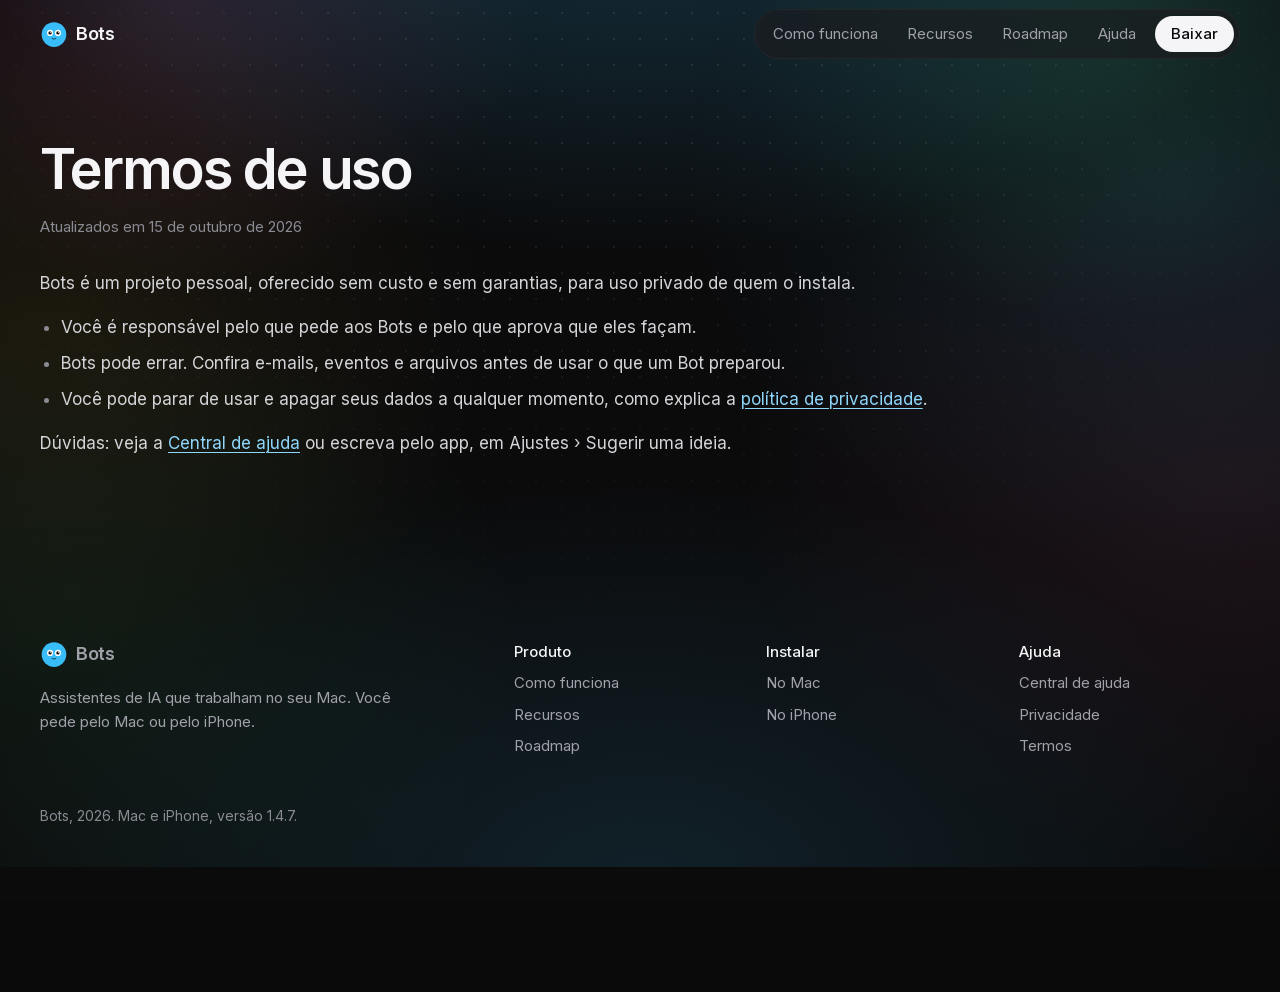
<file: termos.html>
<!doctype html>
<html lang="pt-BR">
<head>
<meta charset="utf-8">
<meta name="viewport" content="width=device-width, initial-scale=1">
<meta name="theme-color" content="#0a0a0b">
<title>Termos · Bots</title>
<link rel="icon" href="img/icone.webp">
<link rel="preload" href="fonts/inter-latin.woff2" as="font" type="font/woff2" crossorigin>
<link rel="stylesheet" href="site.css">
<script>document.documentElement.classList.add('js')</script>
</head>
<body id="topo">

<header class="bar">
  <div class="bar__inner wrap">
    <a class="bar__name" href="./"><span data-mascot="round" data-hue="#38bdf8"></span>Bots</a>
    <nav class="bar__links" aria-label="Principal">
      <a class="wide" href="./#como">Como funciona</a>
      <a class="wide" href="./#faz">Recursos</a>
      <a href="roadmap.html">Roadmap</a>
      <a class="wide" href="ajuda.html">Ajuda</a>
      <a class="button button--small" href="https://github.com/alenkpedro/bots/releases/latest/download/Bots.dmg" data-dl data-done="Começou">Baixar</a>
    </nav>
  </div>
</header>

<main class="doc">
  <h1>Termos de uso</h1>
  <p class="small">Atualizados em 15 de outubro de 2026</p>
  <p>Bots é um projeto pessoal, oferecido sem custo e sem garantias, para uso privado de quem o instala.</p>
  <ul>
    <li>Você é responsável pelo que pede aos Bots e pelo que aprova que eles façam.</li>
    <li>Bots pode errar. Confira e-mails, eventos e arquivos antes de usar o que um Bot preparou.</li>
    <li>Você pode parar de usar e apagar seus dados a qualquer momento, como explica a <a href="privacidade.html">política de privacidade</a>.</li>
  </ul>
  <p>Dúvidas: veja a <a href="ajuda.html">Central de ajuda</a> ou escreva pelo app, em Ajustes › Sugerir uma ideia.</p>
</main>

<footer class="foot">
  <div class="wrap">
    <div class="foot__grid">
      <div class="foot__brand"><a class="bar__name" href="./"><span data-mascot="round" data-hue="#38bdf8"></span>Bots</a><p>Assistentes de IA que trabalham no seu Mac. Você pede pelo Mac ou pelo iPhone.</p></div>
      <nav aria-label="Produto"><b>Produto</b><a href="./#como">Como funciona</a><a href="./#faz">Recursos</a><a href="roadmap.html">Roadmap</a></nav>
      <nav aria-label="Instalar"><b>Instalar</b><a href="https://github.com/alenkpedro/bots/releases/latest/download/Bots.dmg">No Mac</a><a href="fonte.html">No iPhone</a></nav>
      <nav aria-label="Ajuda"><b>Ajuda</b><a href="ajuda.html">Central de ajuda</a><a href="privacidade.html">Privacidade</a><a href="termos.html">Termos</a></nav>
    </div>
    <div class="foot__end"><span>Bots, 2026. Mac e iPhone, versão 1.4.7.</span></div>
  </div>
</footer>
<script src="site.js"></script>
</body>
</html>
</file>
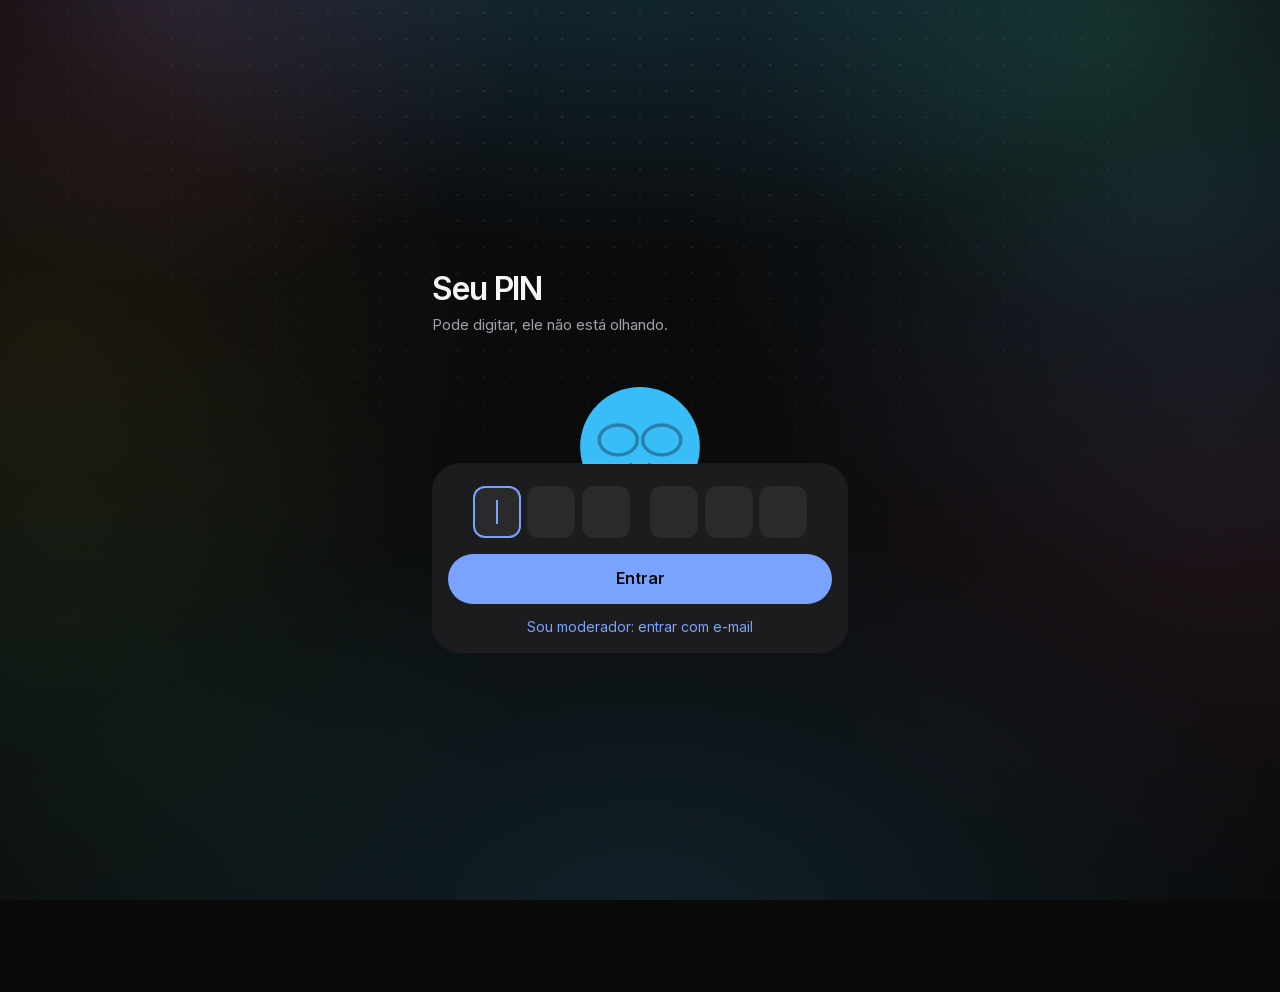
<file: painel/admin.html>
<!doctype html>
<html lang="pt-BR">
<head>
<meta charset="utf-8">
<meta name="viewport" content="width=device-width, initial-scale=1, viewport-fit=cover">
<meta name="apple-mobile-web-app-capable" content="yes">
<meta name="apple-mobile-web-app-status-bar-style" content="black-translucent">
<meta name="apple-mobile-web-app-title" content="Painel">
<meta name="robots" content="noindex, nofollow">
<title>Admin · Bots</title>
<meta name="theme-color" content="#0a0a0b">
<link rel="icon" href="admin-app/icone-192.png">
<!-- Instalável como app (Chrome: Instalar página como app; iPhone: Adicionar à Tela de Início). -->
<link rel="manifest" href="admin-app/app.webmanifest">
<link rel="apple-touch-icon" href="admin-app/icone-180.png">
<link rel="preload" href="fonts/inter-latin.woff2" as="font" type="font/woff2" crossorigin>
<!-- Sempre a versão atual: sem isto o navegador (e o app instalado) segue com o admin.js e o site.css antigos do
     cache, e uma aba nova, como Ao vivo, não abre. O painel é pequeno; baixar de novo a cada abertura não pesa. -->
<script>window.BOTS_V = Date.now(); document.write(`<link rel="stylesheet" href="site.css?v=${BOTS_V}">`)</script>
<noscript><link rel="stylesheet" href="site.css"></noscript>
<script>document.documentElement.classList.add('js')</script>
</head>
<body class="adm">

<!--
  Painel de admin dos Bots: visão geral, pessoas, roadmap, ideias e feedback, versões e avisos.
  Dois modos. Neste Mac (localhost, scripts/admin.sh) abre direto: entra uma vez com o código do e-mail e
  a sessão fica guardada. Em appbots.pages.dev/painel/ (scripts/publish-admin.sh, para o celular)
  pede um PIN de 6 dígitos a cada vez que abre; o PIN tranca a sessão no próprio aparelho (não é senha da
  conta, então não dá para tentar PINs pela internet). Não guarda chave nenhuma; quem garante o acesso é o
  Supabase. Só a conta de admin
  (is_admin, migração 26) lê e escreve aqui. O painel vê números, e-mails e versões, nunca o conteúdo
  das conversas (migração 34).
-->

<!-- Entrar, no estilo da tela de entrada do app. Neste Mac: o código do e-mail uma vez, e pronto. Fora dele
     (celular): nunca o e-mail; o PIN de 6 dígitos, conferido no Supabase (função admin-pin), ou o Face ID. -->
<section class="adm-login" id="adm-login" hidden>
  <div class="auth">
    <header class="auth__head"><h1 id="auth-title">Entrar no painel</h1><p id="auth-lead"></p></header>
    <div class="auth__stage">
      <span class="auth__bot" id="auth-bot" data-mascot="round" data-hue="#38bdf8"></span>
      <div class="auth__card">
        <form id="adm-email" hidden>
          <input id="adm-email-input" type="email" autocomplete="email" required placeholder="seu@email.com" aria-label="E-mail">
          <button type="submit" class="auth__go">Mandar código</button>
          <div class="auth__links"><button type="button" class="adm-link" id="adm-to-pin" hidden>Entrar com o PIN</button></div>
        </form>
        <form id="adm-code" hidden>
          <div class="auth__who"><span id="auth-who"></span><button type="button" class="adm-link" id="adm-back">Trocar e&#8209;mail</button></div>
          <div class="digits" data-len="8" data-group="4"><input id="adm-code-input" inputmode="numeric" autocomplete="one-time-code" aria-label="Código do e-mail"></div>
          <button type="submit" class="auth__go">Entrar</button>
          <div class="auth__links"><button type="button" class="adm-link" id="adm-paste">Colar</button><button type="button" class="adm-link" id="adm-resend">Reenviar o e&#8209;mail</button></div>
        </form>
        <form id="adm-pin" hidden>
          <button type="button" class="auth__face" id="adm-face-open" hidden><svg viewBox="0 0 24 24" aria-hidden="true"><path d="M4 8V6a2 2 0 0 1 2-2h2M16 4h2a2 2 0 0 1 2 2v2M20 16v2a2 2 0 0 1-2 2h-2M8 20H6a2 2 0 0 1-2-2v-2M9 9v1.5M15 9v1.5M12 9v4h-1M9.5 16q2.5 1.8 5 0"/></svg>Abrir com Face ID</button>
          <div class="digits digits--pin" data-len="6" data-group="3"><input id="adm-pin-input" inputmode="numeric" autocomplete="off" aria-label="PIN de 6 dígitos"></div>
          <button type="submit" class="auth__go">Entrar</button>
          <div class="auth__links"><button type="button" class="adm-link" id="adm-mod-email">Sou moderador: entrar com e-mail</button></div>
        </form>
        <div class="auth__offer" id="adm-face-offer" hidden>
          <button type="button" class="auth__go" id="adm-face-yes">Usar Face ID</button>
          <div class="auth__links"><button type="button" class="adm-link" id="adm-face-no">Agora não</button></div>
        </div>
        <p class="adm-status auth__status" id="adm-login-status" role="status"></p>
      </div>
    </div>
  </div>
</section>

<section class="adm-login" id="adm-denied" hidden>
  <div class="adm-login__card">
    <h1>Sem acesso</h1>
    <p>Esta conta não é de admin. Entre com a conta que cuida dos Bots.</p>
    <button type="button" class="button button--quiet" data-out>Sair</button>
  </div>
</section>

<div class="adm-shell" id="adm-shell" hidden>
  <aside class="adm-side">
    <div class="adm-side__top">
      <a class="bar__name" href="#visao"><span data-mascot="round" data-hue="#38bdf8"></span><span class="adm-side__brand">Bots <small>Admin</small></span></a>
      <button type="button" class="adm-collapse" id="adm-collapse" aria-label="Recolher a barra lateral" aria-expanded="true" title="Recolher a barra lateral (⌘\)"><svg viewBox="0 0 24 24" aria-hidden="true"><rect x="3.5" y="4.5" width="17" height="15" rx="2.5"/><path d="M9 4.5v15M15.5 10l-2 2 2 2"/></svg></button>
    </div>
    <nav class="adm-nav" aria-label="Painel">
      <a href="#visao"><svg viewBox="0 0 24 24" aria-hidden="true"><path d="M4 13h6V4H4zm10 7h6V11h-6zM4 20h6v-4H4zm10-11h6V4h-6z"/></svg><span class="adm-nav__long">Visão geral</span><span class="adm-nav__short" aria-hidden="true">Início</span></a>
      <a href="#aovivo" data-admin-only><svg viewBox="0 0 24 24" aria-hidden="true"><path d="M12 12h.01M8.5 8.5a5 5 0 0 0 0 7M15.5 8.5a5 5 0 0 1 0 7M5.6 5.6a9 9 0 0 0 0 12.8M18.4 5.6a9 9 0 0 1 0 12.8"/></svg><span class="adm-nav__long">Ao vivo</span><span class="adm-nav__short" aria-hidden="true">Ao vivo</span><b data-badge="aovivo" class="adm-nav__live" hidden></b></a>
      <a href="#pessoas"><svg viewBox="0 0 24 24" aria-hidden="true"><path d="M9 11a4 4 0 1 0 0-8 4 4 0 0 0 0 8zm8 1a3 3 0 1 0 0-6 3 3 0 0 0 0 6zM2 20c0-3.3 3.1-6 7-6s7 2.7 7 6zm15-6c2.8.3 5 2.5 5 5v1h-4"/></svg><span class="adm-nav__long">Pessoas</span><span class="adm-nav__short" aria-hidden="true">Pessoas</span><b data-badge="pessoas" hidden></b></a>
      <a href="#roadmap"><svg viewBox="0 0 24 24" aria-hidden="true"><path d="M3 5h5v14H3zm6.5 0h5v9h-5zM16 5h5v6h-5z"/></svg><span class="adm-nav__long">Roadmap</span><span class="adm-nav__short" aria-hidden="true">Roadmap</span></a>
      <a href="#ideias" data-admin-only><svg viewBox="0 0 24 24" aria-hidden="true"><path d="M4 4h16v12H8l-4 4zm4 5h8M8 12h5"/></svg><span class="adm-nav__long">Ideias e feedback</span><span class="adm-nav__short" aria-hidden="true">Ideias</span><b data-badge="ideias" hidden></b></a>
      <a href="#travamentos"><svg viewBox="0 0 24 24" aria-hidden="true"><path d="M12 3l9 16H3zm0 6v4m0 3v.5"/></svg><span class="adm-nav__long">Travamentos</span><span class="adm-nav__short" aria-hidden="true">Travam.</span><b data-badge="travamentos" hidden></b></a>
      <a href="#nuvem" data-admin-only><svg viewBox="0 0 24 24" aria-hidden="true"><path d="M7 18h10a4 4 0 0 0 .5-8A6 6 0 0 0 6 9.5 4.3 4.3 0 0 0 7 18z"/></svg><span class="adm-nav__long">Nuvem</span><span class="adm-nav__short" aria-hidden="true">Nuvem</span><b data-badge="nuvem" hidden></b></a>
      <a href="#versoes"><svg viewBox="0 0 24 24" aria-hidden="true"><path d="M12 3v12m0 0l-4-4m4 4l4-4M4 17v3h16v-3"/></svg><span class="adm-nav__long">Versões e avisos</span><span class="adm-nav__short" aria-hidden="true">Versões</span></a>
      <a href="#notas" data-admin-only><svg viewBox="0 0 24 24" aria-hidden="true"><path d="M9 6h11M9 12h11M9 18h11M4 5.5l1 1 2-2M4 11.5l1 1 2-2M4 17.5l1 1 2-2"/></svg><span class="adm-nav__long">Notas</span><span class="adm-nav__short" aria-hidden="true">Notas</span><b data-badge="notas" hidden></b></a>
    </nav>
    <div class="adm-side__end">
      <a href="https://appbots.pages.dev/roadmap.html" target="_blank" rel="noopener">Ver o roadmap ↗</a>
      <span class="adm-who" id="adm-who"></span>
      <button type="button" class="adm-link" id="adm-new-pin" hidden data-admin-only>PIN do celular</button>
      <button type="button" class="adm-link" id="adm-face-toggle" hidden>Usar Face ID</button>
      <div class="adm-side__buttons">
        <button type="button" class="adm-refresh" id="adm-refresh" aria-label="Atualizar"><svg viewBox="0 0 24 24" aria-hidden="true"><path d="M20 11a8 8 0 1 0-2.3 5.7M20 4v7h-7"/></svg><span>Atualizar</span></button>
        <button type="button" class="button button--quiet button--small" data-out>Sair</button>
      </div>
    </div>
  </aside>

  <main class="adm-main">
    <p class="adm-status adm-toast" id="adm-status" role="status"></p>

    <!-- Visão geral -->
    <section class="adm-page" data-page="visao" aria-labelledby="t-visao">
      <header class="adm-page__head"><div><h1 id="t-visao">Visão geral</h1><p>Como os Bots estão sendo usados. Só números: o painel nunca vê o conteúdo das conversas.</p></div></header>
      <div class="kpis" id="kpis"></div>
      <figure class="chart" id="chart">
        <figcaption><b>Tarefas por dia</b><span>últimos 30 dias, de todas as pessoas</span></figcaption>
        <div class="chart__plot" id="chart-plot"></div>
        <div class="chart__tip" id="chart-tip" hidden></div>
        <details class="chart__table"><summary>Ver como tabela</summary><table id="chart-table"><thead><tr><th>Dia</th><th>Tarefas</th></tr></thead><tbody></tbody></table></details>
      </figure>
      <section class="adm-todo" aria-labelledby="t-todo"><h2 id="t-todo">Precisa de você</h2><ul id="todo"></ul></section>
    </section>

    <!-- Ao vivo (migrações 59, 60 e 62): quem está com os Bots acordados agora, num mapa de mascotes (um por cidade),
         o pulso das tarefas, a linha do tempo e as visitas do site. Sem nomes e sem conteúdo. Atualiza a cada 15 s. -->
    <section class="adm-page" data-page="aovivo" aria-labelledby="t-aovivo">
      <div class="lv">
        <header class="lv-head">
          <div class="lv-now">
            <b id="live-count">0</b>
            <div><h1 id="t-aovivo">acordados agora</h1><p id="live-site" hidden></p></div>
          </div>
          <figure class="lv-pulse">
            <figcaption><span>Tarefas que começaram, últimos 30 min</span><b id="live-runs"></b></figcaption>
            <div class="lv-pulse__plot" id="live-bars" role="img"></div>
            <div class="lv-tip" id="live-pulse-tip" hidden></div>
          </figure>
        </header>
        <section class="lv-map" aria-label="Mapa de quem usa os Bots">
          <div class="live__map" id="live-map"></div>
          <div class="lv-tip" id="live-tip" hidden></div>
          <div class="live__zoom">
            <button type="button" data-zoom="in" aria-label="Aproximar">+</button>
            <button type="button" data-zoom="out" aria-label="Afastar">−</button>
            <button type="button" data-zoom="fit" aria-label="Mostrar todos"><svg viewBox="0 0 24 24" aria-hidden="true"><circle cx="12" cy="12" r="3"/><path d="M12 2v4M12 18v4M2 12h4M18 12h4"/></svg></button>
          </div>
          <p class="lv-legend"><span><i class="lv-face is-on"></i>acordado</span><span><i class="lv-face"></i>dormindo</span><span>Lugar aproximado: a cidade que o agente informou ou a do fuso.</span></p>
        </section>
        <section class="lv-card lv-where" aria-labelledby="t-lv-where">
          <h2 id="t-lv-where">Onde estão</h2>
          <ul class="lv-cities" id="live-online"></ul>
        </section>
        <section class="lv-card lv-site" aria-labelledby="t-lv-site">
          <h2 id="t-lv-site">Visitas ao site <small>24 horas</small></h2>
          <div id="live-countries"></div>
        </section>
        <aside class="lv-card lv-feed" aria-labelledby="t-lv-feed">
          <h2 id="t-lv-feed">Linha do tempo</h2>
          <ol class="lv-timeline" id="live-events"></ol>
        </aside>
      </div>
    </section>

    <!-- Pessoas -->
    <section class="adm-page" data-page="pessoas" aria-labelledby="t-pessoas">
      <header class="adm-page__head"><div><h1 id="t-pessoas">Pessoas</h1><p>Quem testa os Bots, as versões que usa e quanto usou nos últimos 7 dias. Clique numa pessoa para ver tudo.</p></div>
        <input class="adm-search" id="people-search" type="search" placeholder="Buscar por nome ou e-mail" aria-label="Buscar pessoas"></header>
      <div class="adm-chips" id="people-filter" role="tablist" aria-label="Situação">
        <button type="button" data-f="all" aria-selected="true">Todas <b></b></button>
        <button type="button" data-f="pending">Esperando <b></b></button>
        <button type="button" data-f="approved">Aprovadas <b></b></button>
        <button type="button" data-f="denied">Recusadas <b></b></button>
      </div>
      <div class="adm-table-wrap"><table class="adm-table" id="people">
        <thead><tr><th>Pessoa</th><th>Situação</th><th>Último uso</th><th>Mac</th><th>iPhone</th><th class="num">Bots</th><th class="num">Tarefas 7d</th><th class="num" title="Quanto custaria pela API; nas assinaturas não é cobrado à parte">Equiv. API 7d</th><th></th></tr></thead>
        <tbody></tbody>
      </table></div>
    </section>

    <!-- Uma pessoa: abre ao clicar na lista. Números e versões, nunca o conteúdo. -->
    <section class="adm-page" data-page="pessoa" aria-labelledby="t-pessoa">
      <a class="adm-back" href="#pessoas">← Pessoas</a>
      <header class="person-head">
        <span class="avatar avatar--big" id="person-avatar"></span>
        <div><h1 id="t-pessoa">Pessoa</h1><p id="person-sub"></p></div>
        <div class="adm-head__tools" id="person-act"></div>
      </header>
      <div class="kpis" id="person-kpis"></div>
      <figure class="chart">
        <figcaption><b>Tarefas por dia</b><span>últimos 30 dias</span></figcaption>
        <div class="chart__plot" id="person-plot"></div>
        <div class="chart__tip" id="person-tip" hidden></div>
        <details class="chart__table"><summary>Ver como tabela</summary><table id="person-table"><thead><tr><th>Dia</th><th>Tarefas</th></tr></thead><tbody></tbody></table></details>
      </figure>
      <div class="adm-two person-grid">
        <section class="adm-card-box" aria-labelledby="t-p-conta"><h2 id="t-p-conta">Conta</h2><dl class="facts" id="person-account"></dl></section>
        <section class="adm-card-box" aria-labelledby="t-p-apar"><h2 id="t-p-apar">Computador e aparelhos</h2><dl class="facts" id="person-devices"></dl></section>
      </div>
      <section class="adm-card-box" aria-labelledby="t-p-mot"><h2 id="t-p-mot">Motores e modelos <small>últimos 30 dias</small></h2>
        <div class="adm-table-wrap adm-table-wrap--flat"><table class="adm-table" id="person-engines">
          <thead><tr><th>Motor</th><th>Modelo</th><th class="num">Tarefas</th><th class="num">Com erro</th><th class="num">Tokens</th><th class="num" title="Quanto custaria pela API; nas assinaturas não é cobrado à parte">Equiv. API</th></tr></thead><tbody></tbody>
        </table></div></section>
      <div class="adm-two person-grid">
        <section class="adm-card-box" aria-labelledby="t-p-err"><h2 id="t-p-err">Últimos erros</h2><ul class="person-list" id="person-errors"></ul></section>
        <section class="adm-card-box" aria-labelledby="t-p-trav"><h2 id="t-p-trav">Travamentos</h2><ul class="person-list" id="person-crashes"></ul></section>
      </div>
      <section class="adm-card-box" aria-labelledby="t-p-fb"><h2 id="t-p-fb">Feedback e ideias que mandou</h2><ul class="person-list" id="person-inbox"></ul></section>
    </section>

    <!-- Roadmap -->
    <section class="adm-page" data-page="roadmap" aria-labelledby="t-roadmap">
      <header class="adm-page__head"><div><h1 id="t-roadmap">Roadmap</h1><p id="board-hint">Arraste os cartões entre as colunas. O roadmap público muda na hora.</p></div>
        <div class="adm-head__tools"><button type="button" class="button" data-new="next">Novo cartão</button></div></header>
      <div class="adm-cols" id="adm-cols">
        <section class="adm-col" data-col="next"><header><h2><span class="dot" data-s="next"></span>Na fila</h2><b data-count></b><button type="button" class="adm-plus" data-new="next" aria-label="Novo cartão em Na fila">+</button></header><div class="adm-list" data-list></div></section>
        <section class="adm-col" data-col="dev"><header><h2><span class="dot" data-s="dev"></span>Em desenvolvimento</h2><b data-count></b><button type="button" class="adm-plus" data-new="dev" aria-label="Novo cartão em Em desenvolvimento">+</button></header><div class="adm-list" data-list></div></section>
        <section class="adm-col" data-col="soon"><header><h2><span class="dot" data-s="soon"></span>Pronto, chega em breve</h2><b data-count></b><button type="button" class="adm-plus" data-new="soon" aria-label="Novo cartão em Pronto">+</button></header><div class="adm-list" data-list></div></section>
        <section class="adm-col" data-col="live"><header><h2><span class="dot" data-s="live"></span>Já no app</h2><b data-count></b><button type="button" class="adm-plus" data-new="live" aria-label="Novo cartão em Já no app">+</button></header><div class="adm-list" data-list></div></section>
      </div>
    </section>

    <!-- Ideias e feedback -->
    <section class="adm-page" data-page="ideias" aria-labelledby="t-ideias">
      <header class="adm-page__head"><div><h1 id="t-ideias">Ideias e feedback</h1><p>O que chega do app e do site. Feedback pode vir com os registros do agente, já sem senhas e tokens.</p></div>
        <input class="adm-search" id="inbox-search" type="search" placeholder="Buscar no texto" aria-label="Buscar ideias e feedback"></header>
      <div class="adm-chips" id="inbox-kind" role="tablist" aria-label="Tipo">
        <button type="button" data-k="feedback" aria-selected="true">Feedback <b></b></button>
        <button type="button" data-k="ideas">Ideias <b></b></button>
      </div>
      <div class="adm-chips adm-chips--quiet" id="inbox-status" role="tablist" aria-label="Situação">
        <button type="button" data-st="new" aria-selected="true">Novos</button>
        <button type="button" data-st="seen">Lidos e decididos</button>
        <button type="button" data-st="all">Todos</button>
      </div>
      <ul class="inbox" id="inbox"></ul>
    </section>

    <!-- Travamentos -->
    <section class="adm-page" data-page="travamentos" aria-labelledby="t-trav">
      <header class="adm-page__head"><div><h1 id="t-trav">Travamentos</h1><p>O que o sistema (MetricKit) contou: o app fechando sozinho, travando ou passando do limite de CPU ou disco. Agrupado pelo lugar onde quebrou.</p></div></header>
      <div class="adm-chips" id="crash-days" role="tablist" aria-label="Período">
        <button type="button" data-d="7">7 dias</button>
        <button type="button" data-d="30" aria-selected="true">30 dias</button>
        <button type="button" data-d="90">90 dias</button>
      </div>
      <ul class="inbox" id="crashes"></ul>
    </section>

    <!-- Nuvem: cada botd da nuvem e o supervisor, com as últimas linhas do log (migração 50). -->
    <section class="adm-page" data-page="nuvem" aria-labelledby="t-nuvem">
      <header class="adm-page__head"><div><h1 id="t-nuvem">Nuvem</h1><p>Os Bots na nuvem de cada pessoa: se estão ligados, quantas vezes reiniciaram e o fim do log. O supervisor manda a cada minuto, sem tokens nem chaves.</p></div></header>
      <ul class="inbox" id="cloud"></ul>
    </section>

    <!-- Notas: as anotações do admin (bugs, tarefas, ideias) com checklist. Migração 38: só o admin vê. -->
    <section class="adm-page" data-page="notas" aria-labelledby="t-notas">
      <header class="adm-page__head"><div><h1 id="t-notas">Notas</h1><p>Suas anotações: bugs, tarefas e ideias, com checklist. Só você vê, no Mac e no celular.</p></div>
        <div class="adm-head__tools"><input class="adm-search" id="notes-search" type="search" placeholder="Buscar nas notas" aria-label="Buscar nas notas"><button type="button" class="button" id="note-new">Nova nota</button></div></header>
      <div class="adm-chips" id="notes-tag" role="tablist" aria-label="Tipo">
        <button type="button" data-t="all" aria-selected="true">Todas <b></b></button>
        <button type="button" data-t="bug">Bugs <b></b></button>
        <button type="button" data-t="tarefa">Tarefas <b></b></button>
        <button type="button" data-t="ideia">Ideias <b></b></button>
        <button type="button" data-t="nota">Notas <b></b></button>
      </div>
      <div class="adm-chips adm-chips--quiet" id="notes-done" role="tablist" aria-label="Situação">
        <button type="button" data-d="open" aria-selected="true">Abertas</button>
        <button type="button" data-d="done">Resolvidas</button>
        <button type="button" data-d="all">Todas</button>
      </div>
      <div class="notes">
        <ul class="notes__list" id="notes-list"></ul>
        <section class="note" id="note" hidden aria-label="Nota">
          <div class="note__top">
            <button type="button" class="adm-link note__back" id="note-back">← Notas</button>
            <div class="note__tags" id="note-tags" role="radiogroup" aria-label="Tipo da nota">
              <button type="button" data-tag="bug" role="radio">Bug</button><button type="button" data-tag="tarefa" role="radio">Tarefa</button><button type="button" data-tag="ideia" role="radio">Ideia</button><button type="button" data-tag="nota" role="radio">Nota</button>
            </div>
            <span class="note__saved" id="note-saved" role="status"></span>
          </div>
          <textarea class="note__title" id="note-title" rows="1" maxlength="200" placeholder="Título" aria-label="Título"></textarea>
          <ul class="checklist" id="note-items" aria-label="Checklist"></ul>
          <button type="button" class="adm-link" id="note-add-item">+ Item</button>
          <textarea class="note__body" id="note-body" rows="5" maxlength="20000" placeholder="Detalhes, passos para reproduzir, links…" aria-label="Detalhes"></textarea>
          <div class="note__end">
            <label class="adm-check"><input type="checkbox" id="note-done"> Resolvida</label>
            <span class="adm-edit__space"></span>
            <button type="button" class="adm-danger" id="note-delete">Apagar</button>
          </div>
        </section>
        <p class="notes__empty" id="note-none">Escolha uma nota ou crie uma nova.</p>
      </div>
    </section>

    <!-- Versões e avisos -->
    <section class="adm-page" data-page="versoes" aria-labelledby="t-versoes">
      <header class="adm-page__head"><div><h1 id="t-versoes">Versões e avisos</h1><p>Quem já atualizou e um aviso para todo mundo que testa.</p></div></header>
      <div class="adm-two">
        <section class="adm-card-box" aria-labelledby="t-ver"><h2 id="t-ver">Aparelhos por versão</h2><div id="versions"></div></section>
        <section class="adm-card-box" aria-labelledby="t-aviso" data-admin-only>
          <h2 id="t-aviso">Novo aviso</h2>
          <form class="adm-fields" id="notice-form">
            <label>Título<input name="title" maxlength="80" required placeholder="Ex.: A versão 0.9.9 saiu"></label>
            <label>Texto<textarea name="body" rows="3" maxlength="600" placeholder="O que mudou, em uma ou duas frases."></textarea></label>
            <div class="adm-row">
              <label>Link <small>opcional</small><input name="link" type="url" maxlength="300" placeholder="https://…"></label>
              <label>Vale até <small>opcional</small><input name="ends_at" type="date"></label>
            </div>
            <p class="adm-help">Aparece uma vez no app de cada pessoa aprovada, enquanto estiver valendo.</p>
            <div><button type="submit" class="button">Publicar aviso</button></div>
          </form>
        </section>
      </div>
      <section class="adm-card-box" aria-labelledby="t-avisos" data-admin-only><h2 id="t-avisos">Avisos</h2><ul class="notices" id="notices"></ul></section>
    </section>
  </main>
</div>

<!-- Editor de um cartão do roadmap. -->
<dialog class="rm-dialog adm-edit" id="adm-edit" aria-labelledby="adm-edit-title">
  <form class="rm-dialog__body" id="adm-form" method="dialog">
    <div class="rm-dialog__top"><span class="rm-dialog__stage" id="adm-edit-kind">Cartão</span><button type="button" class="rm-dialog__close" data-close aria-label="Fechar"><svg viewBox="0 0 20 20" width="18" height="18" aria-hidden="true"><path d="M5 5l10 10M15 5L5 15" stroke="currentColor" stroke-width="2.2" stroke-linecap="round"/></svg></button></div>
    <h2 id="adm-edit-title">Editar cartão</h2>
    <div class="adm-fields">
      <label>Título<input name="title" maxlength="120" required></label>
      <label>Resumo <small>o que aparece no cartão</small><textarea name="summary" rows="2" maxlength="400"></textarea></label>
      <label>Texto <small>o que abre em Ver detalhes</small><textarea name="body" rows="4" maxlength="4000"></textarea></label>
      <div class="adm-row">
        <label>Etapa<select name="stage"><option value="next">Na fila</option><option value="dev">Em desenvolvimento</option><option value="soon">Pronto, chega em breve</option><option value="live">Já no app</option></select></label>
        <label>Onde<select name="platforms"><option>Mac e iPhone</option><option>Só no Mac</option><option>Só no iPhone</option></select></label>
      </div>
      <div class="adm-row">
        <label>Categoria<input name="category" maxlength="40" placeholder="Ex.: Rotinas"></label>
        <label>Versão<input name="version" maxlength="20" placeholder="Ex.: 0.9.9"></label>
      </div>
      <label>O que está incluído <small>uma linha por item</small><textarea name="included" rows="3"></textarea></label>
      <label class="adm-check"><input type="checkbox" name="published" checked> Publicado no roadmap</label>
    </div>
    <div class="adm-edit__end">
      <button type="button" class="adm-danger" id="adm-delete">Apagar</button>
      <span class="adm-edit__space"></span>
      <button type="button" class="button button--quiet" data-close>Cancelar</button>
      <button type="submit" class="button">Salvar</button>
    </div>
  </form>
</dialog>

<!-- PIN do celular (só no Mac): criar, trocar e destravar o PIN que abre o painel publicado. -->
<dialog class="rm-dialog adm-pin-dlg" id="adm-pin-dlg" aria-labelledby="adm-pin-title">
  <div class="rm-dialog__body">
    <div class="rm-dialog__top"><span class="rm-dialog__stage">Painel no celular</span><button type="button" class="rm-dialog__close" data-close aria-label="Fechar"><svg viewBox="0 0 20 20" width="18" height="18" aria-hidden="true"><path d="M5 5l10 10M15 5L5 15" stroke="currentColor" stroke-width="2.2" stroke-linecap="round"/></svg></button></div>
    <h2 id="adm-pin-title">PIN do celular</h2>
    <p class="adm-help" id="pin-dlg-state">Conferindo…</p>
    <form id="pin-dlg-form" class="pin-dlg__form">
      <p class="pin-dlg__step" id="pin-dlg-step">Novo PIN</p>
      <div class="digits digits--pin" data-len="6" data-group="3"><input id="pin-dlg-input" inputmode="numeric" autocomplete="off" aria-label="PIN de 6 dígitos"></div>
    </form>
    <p class="adm-status" id="pin-dlg-status" role="status"></p>
    <div class="adm-edit__end"><button type="button" class="button button--quiet" id="pin-dlg-unlock" hidden>Destravar o PIN</button><span class="adm-edit__space"></span><button type="button" class="button button--quiet" data-close>Fechar</button></div>
  </div>
</dialog>

<!-- Os registros que vieram com um feedback. -->
<dialog class="rm-dialog adm-logs" id="adm-logs" aria-labelledby="adm-logs-title">
  <div class="rm-dialog__body">
    <div class="rm-dialog__top"><span class="rm-dialog__stage" id="adm-logs-meta"></span><button type="button" class="rm-dialog__close" data-close aria-label="Fechar"><svg viewBox="0 0 20 20" width="18" height="18" aria-hidden="true"><path d="M5 5l10 10M15 5L5 15" stroke="currentColor" stroke-width="2.2" stroke-linecap="round"/></svg></button></div>
    <h2 id="adm-logs-title">Registros</h2>
    <pre class="adm-logs__text" id="adm-logs-text"></pre>
    <div class="adm-edit__end"><span class="adm-edit__space"></span><button type="button" class="button button--quiet" id="adm-logs-copy">Copiar</button><button type="button" class="button" id="adm-logs-save">Baixar .txt</button></div>
  </div>
</dialog>

<script>for (const f of ['supabase.js', 'site.js', 'admin-app/world.js', 'admin.js']) document.write(`<script src="${f}?v=${BOTS_V}"><\/script>`)</script>
</body>
</html>
</file>
<file: site.css>
/* Site dos Bots: todas as páginas (início, roadmap, ajuda, privacidade, termos, fonte e a volta do Frame.io).
   Na linha das referências que o Pedro escolheu (Grok Bot, MausBot, OpenBot, agentes.chat, dots): fundo escuro e
   sóbrio, título centralizado com o rosto do mascote, o app de verdade montado na página e cartões com pedaços do app.
   Uma família só: Inter, servida pelo próprio site. */
@font-face { font-family: "Inter"; font-style: normal; font-weight: 400; font-display: swap; src: url("fonts/inter-latin-ext.woff2") format("woff2"); unicode-range: U+0100-02BA, U+02BD-02C5, U+02C7-02CC, U+02CE-02D7, U+02DD-02FF, U+0304, U+0308, U+0329, U+1D00-1DBF, U+1E00-1E9F, U+1EF2-1EFF, U+2020, U+20A0-20AB, U+20AD-20C4, U+2113, U+2C60-2C7F, U+A720-A7FF; }
@font-face { font-family: "Inter"; font-style: normal; font-weight: 400; font-display: swap; src: url("fonts/inter-latin.woff2") format("woff2"); unicode-range: U+0000-00FF, U+0131, U+0152-0153, U+02BB-02BC, U+02C6, U+02DA, U+02DC, U+0304, U+0308, U+0329, U+2000-206F, U+20AC, U+2122, U+2191, U+2193, U+2212, U+2215, U+FEFF, U+FFFD; }
@font-face { font-family: "Inter"; font-style: normal; font-weight: 500; font-display: swap; src: url("fonts/inter-latin-ext.woff2") format("woff2"); unicode-range: U+0100-02BA, U+02BD-02C5, U+02C7-02CC, U+02CE-02D7, U+02DD-02FF, U+0304, U+0308, U+0329, U+1D00-1DBF, U+1E00-1E9F, U+1EF2-1EFF, U+2020, U+20A0-20AB, U+20AD-20C4, U+2113, U+2C60-2C7F, U+A720-A7FF; }
@font-face { font-family: "Inter"; font-style: normal; font-weight: 500; font-display: swap; src: url("fonts/inter-latin.woff2") format("woff2"); unicode-range: U+0000-00FF, U+0131, U+0152-0153, U+02BB-02BC, U+02C6, U+02DA, U+02DC, U+0304, U+0308, U+0329, U+2000-206F, U+20AC, U+2122, U+2191, U+2193, U+2212, U+2215, U+FEFF, U+FFFD; }
@font-face { font-family: "Inter"; font-style: normal; font-weight: 600; font-display: swap; src: url("fonts/inter-latin-ext.woff2") format("woff2"); unicode-range: U+0100-02BA, U+02BD-02C5, U+02C7-02CC, U+02CE-02D7, U+02DD-02FF, U+0304, U+0308, U+0329, U+1D00-1DBF, U+1E00-1E9F, U+1EF2-1EFF, U+2020, U+20A0-20AB, U+20AD-20C4, U+2113, U+2C60-2C7F, U+A720-A7FF; }
@font-face { font-family: "Inter"; font-style: normal; font-weight: 600; font-display: swap; src: url("fonts/inter-latin.woff2") format("woff2"); unicode-range: U+0000-00FF, U+0131, U+0152-0153, U+02BB-02BC, U+02C6, U+02DA, U+02DC, U+0304, U+0308, U+0329, U+2000-206F, U+20AC, U+2122, U+2191, U+2193, U+2212, U+2215, U+FEFF, U+FFFD; }
@font-face { font-family: "Inter"; font-style: normal; font-weight: 700; font-display: swap; src: url("fonts/inter-latin-ext.woff2") format("woff2"); unicode-range: U+0100-02BA, U+02BD-02C5, U+02C7-02CC, U+02CE-02D7, U+02DD-02FF, U+0304, U+0308, U+0329, U+1D00-1DBF, U+1E00-1E9F, U+1EF2-1EFF, U+2020, U+20A0-20AB, U+20AD-20C4, U+2113, U+2C60-2C7F, U+A720-A7FF; }
@font-face { font-family: "Inter"; font-style: normal; font-weight: 700; font-display: swap; src: url("fonts/inter-latin.woff2") format("woff2"); unicode-range: U+0000-00FF, U+0131, U+0152-0153, U+02BB-02BC, U+02C6, U+02DA, U+02DC, U+0304, U+0308, U+0329, U+2000-206F, U+20AC, U+2122, U+2191, U+2193, U+2212, U+2215, U+FEFF, U+FFFD; }


:root {
  --bg: #0a0a0b;
  --surface: #141416;      /* cartões */
  --surface-2: #1c1c1f;    /* dentro dos cartões, botões secundários */
  --surface-3: #26262a;
  --ink: #f5f5f7;
  --muted: #a1a1aa;
  --soft: #8b8b94;
  --blue: #38bdf8;         /* o mascote do ícone */
  --go: #4ade80;
  --wait: #fbbf24;
  --link: #8fd6fb;

  --font: "Inter", -apple-system, system-ui, sans-serif;
  --app: -apple-system, system-ui, "Inter", sans-serif;   /* os pedaços do app usam a letra do app */

  --margin: clamp(1rem, 3vw, 2rem);
  --max: 1200px;
  --section: clamp(5rem, 10vw, 9rem);
  --radius: 28px;

  --ease-out: cubic-bezier(0.22, 1, 0.36, 1);
  --t-press: 140ms;
  --t-hover: 180ms;
  --t-ui: 240ms;
  --t-reveal: 800ms;
  color-scheme: dark;
}

*, *::before, *::after { box-sizing: border-box; }
html { -webkit-text-size-adjust: 100%; text-size-adjust: 100%; }
body { margin: 0; background: var(--bg); color: var(--ink); font-family: var(--font); font-size: 1.0625rem; line-height: 1.55; -webkit-font-smoothing: antialiased; overflow-x: clip; }
/* Fundo com vida, sem tirar a atenção do conteúdo: luzes nas cores dos mascotes espalhadas pela página (a mais forte
   no topo), manchas de pontos que somem nas bordas e um grão leve em tudo. As posições em % acompanham a altura
   de cada página. Fica atrás de tudo e não recebe clique. */
body { position: relative; background-color: var(--bg); background-repeat: no-repeat; background-image:
  radial-gradient(64rem 40rem at 50% -12rem, rgb(56 189 248 / 0.26), transparent 70%),
  radial-gradient(32rem 26rem at 14% 0, rgb(244 114 182 / 0.13), transparent 70%),
  radial-gradient(32rem 26rem at 86% 2rem, rgb(74 222 128 / 0.11), transparent 70%),
  radial-gradient(44rem 34rem at 92% 22%, rgb(56 189 248 / 0.10), transparent 70%),
  radial-gradient(40rem 32rem at 4% 38%, rgb(251 191 36 / 0.07), transparent 70%),
  radial-gradient(44rem 34rem at 96% 56%, rgb(244 114 182 / 0.08), transparent 70%),
  radial-gradient(40rem 32rem at 6% 74%, rgb(74 222 128 / 0.07), transparent 70%),
  radial-gradient(60rem 36rem at 50% 102%, rgb(56 189 248 / 0.12), transparent 70%); }
body::before, body::after { content: ""; pointer-events: none; z-index: -1; }
body::before { position: absolute; inset: 0;
  background: radial-gradient(circle, rgb(255 255 255 / 0.09) 1px, transparent 1.6px) 50% 0 / 26px 26px;
  --spots: radial-gradient(70rem 50rem at 50% 0, #000 20%, transparent 70%),
    radial-gradient(34rem 28rem at 8% 34%, rgb(0 0 0 / 0.6), transparent 70%),
    radial-gradient(34rem 28rem at 94% 60%, rgb(0 0 0 / 0.6), transparent 70%),
    radial-gradient(50rem 30rem at 50% 100%, rgb(0 0 0 / 0.7), transparent 70%);
  -webkit-mask-image: var(--spots); mask-image: var(--spots); }
body::after { content: ""; pointer-events: none; z-index: -1; }
body::before { position: absolute; inset: 0 0 auto; height: min(62rem, 120svh);
  background: radial-gradient(circle, rgb(255 255 255 / 0.09) 1px, transparent 1.6px) 50% 0 / 26px 26px;
  -webkit-mask-image: radial-gradient(70% 70% at 50% 0, #000 20%, transparent 100%); mask-image: radial-gradient(70% 70% at 50% 0, #000 20%, transparent 100%); }
body::after { position: fixed; inset: 0; opacity: 0.07; mix-blend-mode: overlay;
  background: url("data:image/svg+xml,%3Csvg xmlns='http://www.w3.org/2000/svg' width='160' height='160'%3E%3Cfilter id='g'%3E%3CfeTurbulence type='fractalNoise' baseFrequency='0.9' numOctaves='2' stitchTiles='stitch'/%3E%3C/filter%3E%3Crect width='100%25' height='100%25' filter='url(%23g)'/%3E%3C/svg%3E"); }
h1, h2, h3, p, figure, ul, ol, dl, dd { margin: 0; }
ul[class], ol[class] { padding: 0; list-style: none; }
img, svg { display: block; max-width: 100%; }
img { height: auto; }
button, input { font: inherit; color: inherit; }
button { background: none; border: 0; padding: 0; cursor: pointer; }
a { color: inherit; }
:target, [id] { scroll-margin-top: 5rem; }
/* Os links do menu deslizam até a seção em vez de pular; quem pede menos movimento continua pulando. */
@media (prefers-reduced-motion: no-preference) { html { scroll-behavior: smooth; } }
::selection { background: var(--blue); color: #0a0a0b; }
:focus-visible { outline: 2px solid var(--blue); outline-offset: 3px; }
[hidden] { display: none !important; }   /* nenhum display de botão ou cartão vence o hidden */
.sr-only { position: absolute; width: 1px; height: 1px; overflow: hidden; clip-path: inset(50%); white-space: nowrap; }

h1, h2, h3 { font-weight: 600; text-wrap: balance; }
p { text-wrap: pretty; }
.wrap { width: min(var(--max), 100% - 2 * var(--margin)); margin-inline: auto; }
.center { text-align: center; }
.title { font-size: clamp(2rem, 1.2rem + 2.8vw, 3.25rem); line-height: 1.08; letter-spacing: -0.035em; }
.sub { margin-top: 1rem; font-size: clamp(1.0625rem, 1rem + 0.3vw, 1.25rem); color: var(--muted); max-width: 40rem; }
.center .sub { margin-inline: auto; }
.section { padding-block: var(--section) 0; }
/* O espaço de cima da seção não conta: o link para no conteúdo, logo abaixo da barra. */
.section[id] { scroll-margin-top: calc(5rem - var(--section)); }

/* ---------- botões: branco o principal, cinza o segundo ---------- */
.button { display: inline-flex; align-items: center; justify-content: center; gap: 0.55rem; min-height: 3rem; padding: 0 1.4rem; border-radius: 999px; background: var(--ink); color: #0a0a0b; font-weight: 500; font-size: 1rem; text-decoration: none; white-space: nowrap; transition: transform var(--t-press) var(--ease-out), background-color var(--t-hover) ease; }
.button:active { transform: scale(0.96); }
.button svg { width: 1.05em; height: 1.05em; }
.button--quiet { background: var(--surface-2); color: var(--ink); }
.button--small { min-height: 2.25rem; padding: 0 1rem; font-size: 0.9375rem; }
.button--big { min-height: 3.25rem; padding: 0 1.6rem; font-size: 1.0625rem; }
/* Baixar: o clique vira uma barrinha que enche e termina verde com ✓ (o download segue normal). */
.button { position: relative; }
.button.is-loading, .button.is-done { pointer-events: none; }
.dl__bar { position: absolute; inset: 0 auto 0 0; width: 100%; border-radius: inherit; background: rgb(10 10 11 / 0.12); transform-origin: left; }
.button > span:not(.peek):not(.dl__bar) { position: relative; }
@media (prefers-reduced-motion: no-preference) { .dl__bar { animation: fillbar 1.1s var(--ease-out) both; } }
@keyframes fillbar { from { transform: scaleX(0); } }
.button.is-done { background: var(--go); color: #062a12; }
.dl__check { display: inline-grid; place-items: center; width: 1.3em; height: 1.3em; border-radius: 50%; background: #062a12; color: var(--go); font-size: 0.8em; font-weight: 700; }
@media (prefers-reduced-motion: no-preference) { .button.is-done .dl__check { animation: pop 420ms cubic-bezier(0.3, 1.6, 0.5, 1); } }
/* Um mascotinho mora atrás dos botões principais e espia pela borda de cima no hover (e comemora no clique). */
.peek { position: absolute; bottom: 100%; left: 50%; width: 2.6rem; height: 3.4rem; margin-left: -1.3rem; overflow: hidden; pointer-events: none; }
.peek > span { position: absolute; left: 0; bottom: 0; transform: translateY(100%); transition: transform 420ms cubic-bezier(0.3, 1.5, 0.5, 1); }
.peek svg { width: 2.6rem; height: 2.6rem; }
[data-peek]:hover .peek > span, [data-peek]:focus-visible .peek > span, [data-peek].is-loading .peek > span, [data-peek].is-done .peek > span { transform: translateY(34%); }
/* Setas que andam e o ícone da Apple que dá um pulinho no hover. */
.arrow { display: inline-block; transition: transform var(--t-ui) var(--ease-out); }
.button > svg { transition: transform var(--t-ui) var(--ease-out); }
@media (hover: hover) {
  .button:hover .arrow { transform: translateX(4px); }
  .button:hover .arrow--down { transform: translateY(3px); }
  .button:hover > svg { transform: translateY(-2px) rotate(-6deg); }
}
/* O magnético mexe na propriedade translate (o clique continua usando transform); volta suave quando o mouse sai. */
[data-magnet] { transition: translate 260ms var(--ease-out), transform var(--t-press) var(--ease-out), background-color var(--t-hover) ease; }
@media (hover: hover) and (pointer: fine) {
  .button:hover { background: #ffffff; }
  .button--quiet:hover { background: var(--surface-3); }
}

/* ---------- barra ---------- */
/* No topo a barra é transparente (a luz passa); ao rolar ganha um vidro escuro para o texto não brigar com o conteúdo. */
.bar { position: sticky; top: 0; z-index: 20; transition: background-color var(--t-ui) ease, box-shadow var(--t-ui) ease; }
.bar.is-stuck { background: rgb(10 10 11 / 0.72); -webkit-backdrop-filter: blur(16px) saturate(1.4); backdrop-filter: blur(16px) saturate(1.4); box-shadow: 0 1px 0 rgb(255 255 255 / 0.06); }
.bar__inner { display: flex; align-items: center; justify-content: space-between; gap: 1rem; min-height: 4.25rem; }
.bar__name { display: inline-flex; align-items: center; gap: 0.5rem; font-weight: 600; font-size: 1.125rem; letter-spacing: -0.02em; text-decoration: none; }
.bar__name svg { width: 1.75rem; height: 1.75rem; }
/* The links in one pill (easyui's pill navigation): each one a pill of its own on hover, the page you're on lit. */
.bar__links { display: flex; align-items: center; gap: 0.125rem; font-size: 0.9375rem; padding: 0.3rem; border-radius: 999px; background: rgb(28 28 31 / 0.72); border: 1px solid var(--surface-3); -webkit-backdrop-filter: blur(16px) saturate(1.4); backdrop-filter: blur(16px) saturate(1.4); }
.bar__links a:not(.button) { text-decoration: none; color: var(--muted); padding: 0.45rem 0.85rem; border-radius: 999px; transition: color var(--t-hover) ease, background-color var(--t-hover) ease; }
.bar__links a:not(.button):hover, .bar__links a[aria-current] { color: var(--ink); background: var(--surface-3); }
.bar__links .button { margin-left: 0.25rem; }
@media (max-width: 760px) { .bar__links .wide { display: none; } }
/* No computador os links ficam na pílula; no celular viram um menu que abre embaixo dela, para Ajuda e o
   resto continuarem a um toque. Sem JavaScript o botão some e os links ficam à vista. */
.bar__links { position: relative; }
.bar__more { display: flex; align-items: center; gap: 0.125rem; }
.bar__menu { display: none; color: var(--muted); padding: 0.45rem 0.85rem; border-radius: 999px; transition: color var(--t-hover) ease, background-color var(--t-hover) ease; }
.bar__menu:hover, .bar__menu[aria-expanded="true"] { color: var(--ink); background: var(--surface-3); }
@media (max-width: 760px) {
  .js .bar__menu { display: block; }
  .js .bar__more { display: none; position: absolute; top: calc(100% + 0.5rem); right: 0; min-width: 12rem; flex-direction: column; align-items: stretch; padding: 0.4rem; border-radius: 18px; background: rgb(28 28 31 / 0.97); border: 1px solid var(--surface-3); box-shadow: 0 12px 32px rgb(0 0 0 / 0.45); }
  .js .bar__more.is-open { display: flex; }
  .js .bar__more a:not(.button) { padding: 0.7rem 0.9rem; border-radius: 12px; }
  html:not(.js) .bar__more { flex-wrap: wrap; }
}

/* ---------- mascotes (desenhados aqui, como no app) ---------- */
.mascot { overflow: visible; }
.mascot .pupil { transition: transform 120ms linear; }
.mascot .lid { transform-box: fill-box; transform-origin: center; transform: scaleY(0); }
@media (prefers-reduced-motion: no-preference) { .mascot.is-blinking .lid { animation: blink 180ms ease; } }
@keyframes blink { 50% { transform: scaleY(1); } }
/* Mascotes vivos: amassam quando tocados, pulam quando recebem um pedido e balançam enquanto trabalham (na demo do app,
   o Bot que está "Comparando voos…" balança o tempo todo). O pulo e o amassado mexem no desenho inteiro; o balanço,
   só no corpo, para os dois poderem acontecer juntos. Quem pede menos movimento vê os mascotes parados. */
.mascot { cursor: pointer; transform-origin: 50% 92%; }
.mascot__body { transform-box: view-box; transform-origin: 50% 92%; }
/* As mãos ficam escondidas embaixo; quando o Bot fica com vergonha (senha), sobem e tapam os olhos. */
.mascot .hands { transform: translateY(46px); opacity: 0; transition: transform 380ms cubic-bezier(0.3, 1.4, 0.5, 1), opacity 200ms ease; }
.mascot.is-shy .hands { transform: none; opacity: 1; }
.mascot.is-shy .lid { transform: scaleY(1); }
@media (prefers-reduced-motion: no-preference) {
  .mascot.is-squished { animation: squish 560ms cubic-bezier(0.3, 0.7, 0.4, 1); }
  .mascot.is-hopping { animation: hop 680ms cubic-bezier(0.3, 0.7, 0.4, 1); }
  .app__bot.is-working .mascot__body, .app__head.is-working .mascot__body, .app__bot:has(small[data-tone="go"]) .mascot__body { animation: sway 1.3s ease-in-out infinite; }
}
@keyframes squish { 0% { transform: none; } 22% { transform: scale(1.24, 0.72); } 50% { transform: scale(0.9, 1.12); } 72% { transform: scale(1.05, 0.96); } 100% { transform: none; } }
@keyframes hop { 0% { transform: none; } 14% { transform: scale(1.14, 0.84); } 42% { transform: translateY(-36%) scale(0.92, 1.1); } 66% { transform: scale(1.12, 0.88); } 84% { transform: scale(0.97, 1.03); } 100% { transform: none; } }
@keyframes sway { 0%, 100% { transform: rotate(-7deg); } 50% { transform: rotate(7deg) translateY(-3%); } }

/* ---------- entrada das partes de cada seção ---------- */
@media (prefers-reduced-motion: no-preference) {
  .js .rv { opacity: 0; transform: translateY(20px); transition: opacity var(--t-reveal) var(--ease-out), transform var(--t-reveal) var(--ease-out); transition-delay: calc(var(--i, 0) * 80ms); }
  .js .rv.is-in { opacity: 1; transform: none; }
}
@keyframes rise { from { opacity: 0; transform: translateY(14px); } }

/* ---------- iPhone desenhado em CSS em volta das telas reais ---------- */
.phone { position: relative; width: var(--w, 280px); aspect-ratio: 1206 / 2622; padding: calc(var(--w, 280px) * 0.035); border-radius: calc(var(--w, 280px) * 0.17); background: #000; border: max(3px, calc(var(--w, 280px) * 0.014)) solid #3a3a3e; flex: none; }
.phone__screen { position: relative; width: 100%; height: 100%; border-radius: calc(var(--w, 280px) * 0.135); overflow: hidden; background: #161616; }
.phone__screen img { position: absolute; inset: 0; width: 100%; height: 100%; object-fit: cover; }

/* ================= início ================= */

/* Topo: "Conheça os Bots", com o rosto do mascote no meio do título. */
.hero { padding-block: clamp(4rem, 9vh, 7rem) 0; text-align: center; }
.hero h1 { font-size: clamp(2.75rem, 1rem + 5.6vw, 5.75rem); line-height: 1; letter-spacing: -0.045em; }
.face { display: inline-block; width: 0.92em; height: 0.92em; vertical-align: -0.1em; margin-inline: 0.04em; }
.face svg { width: 100%; height: 100%; }
.hero > p:first-of-type { margin: 1.5rem auto 0; max-width: 36rem; font-size: clamp(1.0625rem, 1rem + 0.4vw, 1.3125rem); color: var(--muted); }
.hero__actions { margin-top: 2.25rem; display: flex; flex-wrap: wrap; justify-content: center; gap: 0.75rem; }
.hero__note { margin-top: 1rem; font-size: 0.875rem; color: var(--soft); }

/* O app montado na página: a lista de Bots e a conversa (com a letra e as cores do próprio app). */
.app { margin-top: clamp(3rem, 6vw, 4.5rem); border-radius: 22px; background: #161616; overflow: hidden; font-family: var(--app); font-size: clamp(14px, 0.45rem + 0.45vw, 16px); line-height: 1.4; color: #ececec; display: grid; grid-template-columns: minmax(260px, 21em) 1fr; min-height: min(46em, 82svh); text-align: left; }
.app__side { background: #101010; padding: 1em 0.8em; display: flex; flex-direction: column; gap: 0.2em; }
.app__top { display: flex; align-items: center; gap: 0.5em; padding: 0.3em 0.6em 1.1em; }
.app__top i { width: 0.85em; height: 0.85em; border-radius: 50%; background: #ff5f57; }
.app__top i:nth-child(2) { background: #febc2e; }
.app__top i:nth-child(3) { background: #28c840; }
.app__search { margin: 0 0.3em 0.8em; padding: 0.55em 0.8em; border-radius: 0.6em; background: #1d1d1d; color: #8a8a8a; }
.app__bots { display: flex; flex-direction: column; gap: 0.2em; }
.app__bot { display: flex; align-items: center; gap: 0.75em; width: 100%; padding: 0.65em; border-radius: 0.75em; text-align: left; transition: background-color var(--t-hover) ease; }
.app__bot svg { width: 2.9em; height: 2.9em; }
.app__bot span:first-child { flex: none; }
.app__bot b { display: block; font-weight: 600; }
.app__bot small { display: block; font-size: 0.9em; color: #a3a3a3; white-space: nowrap; overflow: hidden; text-overflow: ellipsis; max-width: 15em; }
.app__bot small[data-tone="go"] { color: var(--go); }
.app__bot small[data-tone="wait"] { color: var(--wait); }
.app__bot small[data-tone="hey"] { color: var(--link); }
.app__bot[aria-selected="true"] { background: #232323; }
@media (hover: hover) and (pointer: fine) { .app__bot:not([aria-selected="true"]):hover { background: #1a1a1a; } }
.app__main { position: relative; display: flex; flex-direction: column; min-width: 0; }
.app__head { display: flex; align-items: center; justify-content: center; gap: 0.6em; padding: 1em; font-weight: 600; font-size: 1.05em; }
.app__head svg { width: 1.7em; height: 1.7em; }
.app__head small { font-weight: 400; color: #a3a3a3; }
/* A conversa começa pelo topo, logo abaixo do nome do Bot: alinhada embaixo, a primeira mensagem ficava fora da
   primeira tela e a demo parecia um retângulo vazio. */
.app__chat { flex: 1; padding: 0.6em clamp(1em, 4vw, 3.5em) 1.2em; display: flex; flex-direction: column; justify-content: flex-start; gap: 0.85em; }
.app__chat > * { animation: rise 420ms var(--ease-out) both; }
.msg-me { align-self: flex-end; max-width: 75%; padding: 0.7em 1.05em; border-radius: 1.3em; background: #3558c0; color: #fff; }
.msg-bot { align-self: flex-start; max-width: 80%; padding: 0.7em 1.05em; border-radius: 1.3em; background: #262626; }
.msg-card { align-self: flex-start; width: min(100%, 32em); padding: 1.05em; border-radius: 1em; background: #222; }
.msg-card strong { display: block; font-size: 1.04em; }
.msg-card p { color: #a3a3a3; margin-top: 0.15em; }
.msg-card__buttons { display: grid; grid-template-columns: 1fr 1fr; gap: 0.6em; margin-top: 0.9em; }
.msg-card__buttons button { min-height: 2.8em; border-radius: 0.65em; font-weight: 600; transition: transform var(--t-press) var(--ease-out); }
.msg-card__buttons button:active { transform: scale(0.97); }
.msg-card__buttons .yes { background: var(--wait); color: #1a1405; }
.msg-card__buttons .no { background: #333; color: #fff; }
.msg-note { align-self: flex-start; color: var(--go); font-size: 0.95em; }

/* Bots cochilando na lista: olhos fechados, cor apagada e uns "z" subindo. */
.app__bot > span:first-child { position: relative; }
.app__bot[data-sleep] .mascot .lid { transform: scaleY(1); }
.app__bot[data-sleep] .mascot { filter: saturate(0.45) brightness(0.8); }
.app__bot .mascot { transition: filter 400ms ease; }
.app__bot[data-sleep] > span:first-child::before, .app__bot[data-sleep] > span:first-child::after { content: "z"; position: absolute; right: -0.3em; top: -0.35em; font-size: 0.95em; font-weight: 700; color: #b4b4bd; pointer-events: none; }
.app__bot[data-sleep] > span:first-child::after { right: -0.75em; top: -0.95em; font-size: 0.7em; }
@media (prefers-reduced-motion: no-preference) {
  .app__bot[data-sleep] > span:first-child::before, .app__bot[data-sleep] > span:first-child::after { animation: zzz 2.4s ease-in-out infinite; }
  .app__bot[data-sleep] > span:first-child::after { animation-delay: -1.2s; }
  .app__bot.is-curious .mascot__body { animation: curious 700ms var(--ease-out) both; }
}
@keyframes zzz { 0% { opacity: 0; transform: translate(0, 4px); } 40% { opacity: 1; } 100% { opacity: 0; transform: translate(4px, -8px); } }
@keyframes curious { to { transform: rotate(-12deg) scale(1.06); } }
@media (prefers-reduced-motion: reduce) { .app__bot.is-curious .mascot__body { transform: rotate(-12deg); } }
.msg-note[data-tone="no"] { color: #a3a3a3; }
.app__composer { margin: 0 clamp(1em, 4vw, 3.5em) 1.3em; display: flex; align-items: center; gap: 0.6em; padding: 0.45em 0.45em 0.45em 1.2em; border-radius: 999px; background: #222; }
.app__composer input { flex: 1; min-width: 0; background: none; border: 0; outline: none; color: #ececec; font-size: 1em; }
.app__composer input::placeholder { color: #8a8a8a; }
/* O campo não tem contorno próprio: quem mostra o foco é a pílula inteira. */
.app__composer:focus-within { box-shadow: 0 0 0 2px var(--blue); }
.app__composer button { width: 2.4em; height: 2.4em; border-radius: 50%; background: #3558c0; color: #fff; font-size: 1em; transition: transform var(--t-press) var(--ease-out); }
.app__composer button:active { transform: scale(0.9); }
.app-caption { margin-top: 1rem; text-align: center; font-size: 0.875rem; color: var(--soft); }
@media (max-width: 760px) {
  .app { grid-template-columns: 1fr; min-height: 0; font-size: 15px; }
  .app__side { padding: 10px; min-width: 0; }   /* sem isso a fileira de Bots alarga a demo além da tela */
  .app__bots { flex-direction: row; overflow-x: auto; gap: 4px; padding: 5px; margin: -5px; scrollbar-width: none; }   /* a folga deixa o contorno de foco à vista */
  .app__top, .app__search { display: none; }
  .app__bot { flex-direction: column; width: 88px; flex: none; gap: 4px; text-align: center; padding: 8px 4px; }
  .app__bot > span:last-child { width: 100%; }
  .app__bot small { display: none; }
  /* O nome inteiro, em até duas linhas: cortado ("Caixa de en…") ninguém sabia qual Bot era. */
  .app__bot { justify-content: flex-start; }
  .app__bot b { font-size: 12px; font-weight: 500; line-height: 1.25; text-wrap: balance; }
  .app__chat { min-height: 340px; }
}

/* Cartão grande: falar com Bots como se fala com a equipe, e os mascotes à direita. */
.team { display: grid; grid-template-columns: 1.1fr 1fr; align-items: center; gap: 2rem; border-radius: var(--radius); background: var(--surface); padding: clamp(2rem, 5vw, 4rem); overflow: hidden; min-height: 26rem; }
.team p { margin-top: 1rem; color: var(--muted); font-size: 1.125rem; max-width: 30rem; }
/* Three Bots' cards in a stack that fans out when you point at the section (easyui's stacked cards). */
.deck { position: relative; min-height: 22rem; min-width: 0; display: grid; grid-template-columns: minmax(0, 1fr); place-items: center; }
.deck__card { grid-area: 1 / 1; width: min(22rem, 100%); box-sizing: border-box; display: flex; align-items: center; gap: 0.9rem; padding: 1.1rem 1.25rem; border-radius: 1.5rem; background: var(--surface-2); border: 1px solid var(--surface-3); box-shadow: 0 18px 40px rgb(0 0 0 / 0.35); transition: transform var(--t-reveal) var(--ease-out), background-color var(--t-ui) ease; }
.deck__card > span { width: 3rem; flex: none; }
.deck__card svg { width: 100%; height: auto; }
.deck__card b { display: block; font-weight: 600; letter-spacing: -0.01em; }
.deck__card > div { min-width: 0; }
.deck__card small { display: block; color: var(--muted); font-size: 0.9375rem; white-space: nowrap; overflow: hidden; text-overflow: ellipsis; }
.deck__card small[data-tone="go"] { color: var(--go); }
.deck__card small[data-tone="wait"] { color: var(--wait); }
/* At rest a stack, each card behind showing its Bot's name; pointed at, they line up like the app's list. */
.deck__card:nth-child(1) { transform: translateY(-2.9rem) scale(0.9); background: var(--surface); }
.deck__card:nth-child(2) { transform: translateY(-1.45rem) scale(0.95); }
.deck__card:nth-child(3) { transform: translateY(0); z-index: 2; background: var(--surface-3); }
.team:hover .deck__card:nth-child(1), .team:focus-within .deck__card:nth-child(1) { transform: translateY(-5.6rem); }
.team:hover .deck__card:nth-child(2), .team:focus-within .deck__card:nth-child(2) { transform: translateY(0); }
.team:hover .deck__card:nth-child(3), .team:focus-within .deck__card:nth-child(3) { transform: translateY(5.6rem); }
@media (prefers-reduced-motion: reduce) { .deck__card { transition: none; } }
/* No pointer to hover with (a phone): the list, open. */
@media (hover: none) {
  .deck .deck__card:nth-child(1) { transform: translateY(-5.6rem); }
  .deck .deck__card:nth-child(2) { transform: translateY(0); }
  .deck .deck__card:nth-child(3) { transform: translateY(5.6rem); }
}
.cast { position: relative; height: 100%; min-height: 18rem; }
.cast span { position: absolute; }
.cast svg { width: 100%; height: auto; }
.cast span:nth-child(1) { width: 42%; left: 30%; top: 18%; z-index: 2; }
.cast span:nth-child(2) { width: 26%; left: 8%; top: 4%; }
.cast span:nth-child(3) { width: 24%; right: 4%; top: 0; }
.cast span:nth-child(4) { width: 22%; left: 6%; bottom: 0; }
.cast span:nth-child(5) { width: 22%; right: 8%; bottom: 2%; }
@media (max-width: 860px) { .team { grid-template-columns: 1fr; } .cast { min-height: 16rem; } }

/* Recursos: cartões escuros, cada um com um pedaço do app. */
.features { margin-top: 0.75rem; display: grid; grid-template-columns: 1fr 1fr; gap: 0.75rem; }
.feature { border-radius: var(--radius); background: var(--surface); padding: clamp(1.5rem, 3vw, 2.25rem) clamp(1.5rem, 3vw, 2.25rem) 0; overflow: hidden; display: flex; flex-direction: column; }
.feature h3 { font-size: 1.375rem; letter-spacing: -0.02em; }
.feature > p { margin-top: 0.5rem; color: var(--muted); max-width: 32rem; }
.feature__shot { margin-top: 2rem; flex: 1; display: flex; justify-content: center; align-items: flex-start; min-height: 16rem; max-height: 22rem; overflow: hidden; }
.feature__shot .phone { --w: min(15rem, 58vw); }
.feature__shot--end { align-items: flex-end; }
/* "Ligue para um Bot": cartão largo, texto à esquerda e a ligação à direita, com a onda que mexe quando o Bot fala. */
.feature--wide h3 + p { margin-top: 0.5rem; color: var(--muted); max-width: 32rem; }
.feature--wide { grid-column: 1 / -1; display: grid; grid-template-columns: 1fr 1fr; align-items: center; gap: 2rem; padding-bottom: clamp(1.5rem, 3vw, 2.25rem); }
.call { display: grid; justify-items: center; gap: 1rem; padding: 1.5rem; border-radius: 22px; background: var(--surface-2); font-family: var(--app); color: #ececec; text-align: center; }
.call__who { display: flex; align-items: center; gap: 10px; text-align: left; }
.call__who svg { width: 44px; height: 44px; }
.call__who b { display: block; font-size: 15px; }
.call__time { display: block; font-size: 13px; color: var(--go); font-variant-numeric: tabular-nums; }
.wave { display: flex; align-items: center; justify-content: center; gap: 4px; height: 56px; width: 100%; }
.wave i { width: 4px; height: 100%; border-radius: 4px; background: var(--wait); transform: scaleY(calc(0.12 + 0.5 * var(--h, 0.4))); opacity: 0.85; transition: background-color var(--t-ui) ease; }
.call[data-who="me"] .wave i { background: #7aa2ff; }
.wave i:nth-child(3n) { --h: 0.9; } .wave i:nth-child(3n+1) { --h: 0.5; } .wave i:nth-child(4n) { --h: 0.25; } .wave i:nth-child(5n) { --h: 0.7; }
@media (prefers-reduced-motion: no-preference) {
  .call.is-live .wave i { animation: talk calc(700ms + var(--i) * 23ms) ease-in-out infinite alternate; animation-delay: calc(var(--i) * -97ms); }
  .call.is-live[data-who="bot"] .call__who .mascot__body { animation: sway 1.3s ease-in-out infinite; }
}
@keyframes talk { from { transform: scaleY(0.12); } to { transform: scaleY(calc(0.25 + 0.75 * var(--h, 0.5))); } }
.call__line { min-height: 3em; max-width: 26rem; font-size: 15px; line-height: 1.45; }
.call__line b { display: block; font-size: 12px; font-weight: 500; color: var(--muted); margin-bottom: 2px; }
.call__btns { display: flex; gap: 1.25rem; }
.call__btns span { width: 48px; height: 48px; border-radius: 50%; display: grid; place-items: center; background: #2c2c30; color: #fff; }
.call__btns .end { background: #e5484d; }
.call__btns svg { width: 22px; height: 22px; }
@media (max-width: 760px) { .feature--wide { grid-template-columns: 1fr; } }
/* "Seus apps": os nomes dos apps numa esfera que gira devagar; os de trás ficam menores e apagados. */
.feature__shot--globe { align-items: center; max-height: none; padding-bottom: clamp(1.5rem, 3vw, 2.25rem); overflow: visible; }
.globe { position: relative; width: min(100%, 24rem); aspect-ratio: 1; isolation: isolate; }   /* isolate: a ordem de frente/trás fica dentro do globo, sem passar por cima da barra */
.globe > span { position: absolute; left: 50%; top: 50%; display: inline-flex; align-items: center; gap: 6px; padding: 6px 11px 6px 9px; border-radius: 999px; background: var(--surface-2); box-shadow: inset 0 0 0 1px rgb(255 255 255 / 0.06); font-family: var(--app); font-size: 13px; font-weight: 500; color: #ececec; white-space: nowrap; will-change: transform, opacity; }
.globe > span::before { content: ""; width: 8px; height: 8px; border-radius: 50%; background: var(--c); }
.feature__ui { margin-top: 2rem; margin-bottom: clamp(1.5rem, 3vw, 2.25rem); flex: 1; display: grid; align-content: center; gap: 8px; font-family: var(--app); font-size: 14px; color: #ececec; }
.ui-row { display: flex; align-items: center; gap: 10px; padding: 12px 14px; border-radius: 14px; background: var(--surface-2); }
.ui-row svg { width: 30px; height: 30px; }
.ui-row > span:first-child { flex: none; }
.ui-row b { font-weight: 600; }
.ui-row small { display: block; color: #a3a3a3; font-size: 12.5px; }
.ui-row em { margin-left: auto; font-style: normal; font-size: 12.5px; color: #a3a3a3; white-space: nowrap; }
.ui-row em[data-tone="go"] { color: var(--go); }
@media (max-width: 860px) { .features { grid-template-columns: 1fr; } }

/* Uma função para cada Bot: as funções como fichas, a descrição troca. */
.jobs { display: grid; grid-template-columns: 1fr 1fr; gap: clamp(2rem, 5vw, 5rem); align-items: start; }
.chips { margin-top: 2rem; display: flex; flex-wrap: wrap; gap: 0.5rem; }
.chips button { display: inline-flex; align-items: center; gap: 0.5rem; min-height: 2.5rem; padding: 0 1rem 0 0.5rem; border-radius: 999px; background: var(--surface-2); font-size: 0.9375rem; color: var(--muted); transition: background-color var(--t-hover) ease, color var(--t-hover) ease; }
.chips button svg { width: 26px; height: 26px; }
.chips [aria-selected="true"] { background: var(--ink); color: #0a0a0b; }
@media (hover: hover) and (pointer: fine) { .chips button:not([aria-selected="true"]):hover { background: var(--surface-3); color: var(--ink); } }
.job { border-radius: var(--radius); background: var(--surface); padding: clamp(1.5rem, 3vw, 2.25rem); min-height: 20rem; }
.job h3 { font-size: 1.375rem; letter-spacing: -0.02em; }
.job > p { margin-top: 0.5rem; color: var(--muted); }
.job ul { margin-top: 1.5rem; padding: 0; list-style: none; display: grid; gap: 8px; font-family: var(--app); font-size: 14px; }
.job li { padding: 12px 14px; border-radius: 14px; background: var(--surface-2); display: flex; justify-content: space-between; gap: 1rem; }
.job li span { color: #a3a3a3; white-space: nowrap; }
.job > * { animation: rise 380ms var(--ease-out) both; }
/* O Bot trabalhando passo a passo: cada linha entra girando, vira ✓ (ou fica amarela quando pede você). */
.job__head { display: flex; align-items: center; gap: 0.6rem; }
.job__head svg { width: 2.25rem; height: 2.25rem; }
.job__head > span:first-child { flex: none; }
.job__state { margin-left: auto; font-family: var(--app); font-size: 13px; color: var(--muted); white-space: nowrap; }
.job__state[data-tone="go"] { color: var(--go); }
.job__state[data-tone="wait"] { color: var(--wait); }
.job li { justify-content: flex-start; align-items: center; transition: opacity 360ms var(--ease-out), transform 360ms var(--ease-out), background-color var(--t-ui) ease; }
.js .job li:not(.is-in) { opacity: 0; transform: translateY(8px); }   /* sem JavaScript, a lista aparece pronta */
.job li span { margin-left: auto; }
.job li i { flex: none; width: 18px; height: 18px; border-radius: 50%; border: 2px solid rgb(255 255 255 / 0.15); border-top-color: var(--go); display: grid; place-items: center; font-style: normal; font-size: 11px; font-weight: 700; }
@media (prefers-reduced-motion: no-preference) { .job li.is-in:not(.is-done) i { animation: spin 0.9s linear infinite; } }
.job li.is-done i { border: 0; background: rgb(74 222 128 / 0.16); color: var(--go); }
.job li.is-done i::before { content: "✓"; }
.job li.is-done[data-step="ask"] { background: rgb(251 191 36 / 0.1); }
.job li.is-done[data-step="ask"] i { background: rgb(251 191 36 / 0.18); color: var(--wait); }
.job li.is-done[data-step="ask"] i::before { content: "?"; }
@media (max-width: 860px) { .jobs { grid-template-columns: 1fr; } }

/* No iPhone: três telas lado a lado. */
.phones { margin-top: 3rem; display: flex; justify-content: center; align-items: flex-end; gap: clamp(1rem, 3vw, 2.5rem); }
.phones .phone { --w: min(17rem, 28vw); }
.phones .phone:nth-child(2) { --w: min(19rem, 31vw); }
@media (max-width: 640px) { .phones .phone:nth-child(1), .phones .phone:nth-child(3) { display: none; } .phones .phone:nth-child(2) { --w: 70vw; } }

/* Cérebros: o que você já usa. */
/* Cérebros: o ícone de cada programa (o mesmo que o app mostra), com o nome embaixo, como numa pasta de apps.
   No hover o ícone sobe um pouco, como no Dock. */
.brains { margin-top: 2.5rem; display: flex; flex-wrap: wrap; justify-content: center; gap: clamp(1rem, 3vw, 2.25rem); }
.brains li { display: grid; justify-items: center; gap: 0.6rem; width: 5.5rem; font-size: 0.875rem; font-weight: 500; color: var(--muted); text-align: center; }
.brains img { width: 4rem; height: 4rem; border-radius: 22%; box-shadow: 0 6px 18px rgb(0 0 0 / 0.35), inset 0 0 0 1px rgb(255 255 255 / 0.06); transition: transform 320ms cubic-bezier(0.3, 1.5, 0.5, 1); }
@media (hover: hover) and (prefers-reduced-motion: no-preference) { .brains li:hover img { transform: translateY(-6px) scale(1.08); } }
.brains li:hover { color: var(--ink); }
.brains img.on-white { background: #fff; padding: 4px; }   /* o ícone do Ollama é redondo: ganha o quadrado branco como os outros */

/* Instalar: dois cartões. */
.install { margin-top: 3rem; display: grid; grid-template-columns: 1fr 1fr; gap: 0.75rem; }
.install__card { border-radius: var(--radius); background: var(--surface); padding: clamp(1.5rem, 3vw, 2.25rem); display: flex; flex-direction: column; gap: 1rem; }
.install__card h3 { font-size: 1.375rem; letter-spacing: -0.02em; }
.install__card ol { padding-left: 1.2rem; color: var(--muted); display: grid; gap: 0.5rem; }
.install__card ol li::marker { color: var(--soft); }
.install__card .button { align-self: flex-start; margin-top: auto; }
.install__card a:not(.button) { color: var(--link); }
.google { margin-top: 1.5rem; text-align: center; color: var(--muted); font-size: 0.9375rem; }
.google a { color: var(--link); }
@media (max-width: 760px) { .install { grid-template-columns: 1fr; } }

/* Perguntas. */
/* Perguntas na mesma largura do resto do site; o contorno de foco segue o cartão arredondado. */
.faq__list { margin-top: 2.5rem; display: grid; gap: 0.5rem; }
.faq details { border-radius: 20px; background: var(--surface); padding: 0 1.5rem; overflow: hidden; }
.faq summary { list-style: none; display: flex; justify-content: space-between; align-items: center; gap: 1rem; min-height: 4rem; cursor: pointer; font-weight: 500; font-size: 1.0625rem; }
.faq summary::-webkit-details-marker { display: none; }
.faq summary:focus-visible { outline: none; }
.faq details:has(summary:focus-visible) { outline: 2px solid var(--blue); outline-offset: 3px; }
.faq summary::after { content: "+"; font-size: 1.5rem; font-weight: 400; color: var(--muted); transition: transform var(--t-ui) var(--ease-out); }
.faq details[open] summary::after { transform: rotate(45deg); }
.faq details p { padding-bottom: 1.5rem; color: var(--muted); max-width: 65ch; }   /* linhas longas cansam: ~65 letras por linha */
.faq details a { color: var(--link); }

/* Chamada final. */
.cta { padding-block: var(--section); text-align: center; }
.cta .face { width: 4.5rem; height: 4.5rem; margin: 0 auto 1.5rem; display: block; }

/* ---------- rodapé ---------- */
.foot { padding: 3.5rem 0 2.5rem; color: var(--muted); font-size: 0.9375rem; }
.foot__grid { display: grid; grid-template-columns: 2fr repeat(3, 1fr); gap: 2rem; }
.foot__brand p { margin-top: 0.75rem; max-width: 22rem; }
.foot nav { display: grid; gap: 0.5rem; align-content: start; }
.foot nav b { color: var(--ink); font-weight: 500; }
.foot a { text-decoration: none; }
.foot a:hover { color: var(--ink); }
.foot__end { margin-top: 3rem; display: flex; justify-content: space-between; gap: 1rem; flex-wrap: wrap; color: var(--soft); font-size: 0.875rem; }
@media (max-width: 760px) { .foot__grid { grid-template-columns: 1fr 1fr; } .foot__brand { grid-column: 1 / -1; } }

/* ================= páginas de texto (ajuda, privacidade, termos, fonte, frameio) ================= */
/* Páginas de texto: usam a mesma largura do resto do site. */
.doc { width: min(var(--max), 100% - 2 * var(--margin)); margin: 0 auto; padding: clamp(3rem, 8vh, 5rem) 0 var(--section); }
.doc h1 { font-size: clamp(2.25rem, 1.4rem + 2.8vw, 3.5rem); line-height: 1.05; letter-spacing: -0.04em; }
.doc h1 + .lead, .doc h1 + .small { margin-top: 1rem; }
.doc .lead { font-size: 1.25rem; color: var(--muted); }
.doc .small { color: var(--soft); font-size: 0.9375rem; }
.doc h2 { margin-top: 3rem; font-size: 1.5rem; letter-spacing: -0.02em; }
.doc h2 + p, .doc h2 + ul, .doc h2 + ol { margin-top: 0.75rem; }
.doc p, .doc ul, .doc ol { margin-top: 1.1rem; color: #d4d4d8; }
.doc .lead + p, .doc .small + p { margin-top: 2rem; }
.doc ul, .doc ol { padding-left: 1.3rem; }
.doc li + li { margin-top: 0.6rem; }
.doc li::marker { color: var(--soft); }
.doc strong, .doc em { color: var(--ink); }
.doc strong { font-weight: 600; }
.doc a:not(.button) { color: var(--link); text-decoration: underline; text-underline-offset: 0.18em; text-decoration-thickness: 0.07em; }
/* Fonte do iPhone: o link num bloco, o botão de copiar e os quatro atalhos das lojas. */
.doc .card { margin-top: 2.5rem; padding: clamp(1.25rem, 3vw, 2rem); border-radius: var(--radius); background: var(--surface); display: grid; gap: 0.75rem; }
.doc .card + h2 { margin-top: 3.5rem; }
.src { display: block; margin: 0; padding: 0.9rem 1.1rem; border-radius: 14px; background: var(--surface-2); font: 0.9375rem/1.45 ui-monospace, Menlo, monospace; color: var(--ink); word-break: break-all; } /* taste-skill-ignore: é o link da fonte, código de verdade */
/* Na largura toda, o link e o botão de copiar ficam lado a lado, com as lojas embaixo. */
.doc .card { grid-template-columns: minmax(0, 1fr) auto; align-items: center; }
.doc .card .stores { grid-column: 1 / -1; }
/* Comparar: a tabela rola de lado no celular (a primeira coluna fica parada) e a coluna do Bots
   se destaca de leve, sem esconder as outras. */
.vs { margin-top: 2.5rem; overflow-x: auto; border-radius: var(--radius); background: var(--surface); }
.vs:focus-visible { outline: 2px solid var(--blue); outline-offset: 3px; }
.vs table { width: 100%; min-width: 760px; border-collapse: collapse; font-size: 0.9375rem; line-height: 1.45; }
.vs th, .vs td { padding: 0.95rem 1.1rem; text-align: left; vertical-align: top; color: #d4d4d8; }
.vs thead th { color: var(--ink); font-size: 1rem; font-weight: 600; padding-top: 1.3rem; }
.vs tbody th { color: var(--ink); font-weight: 600; width: 15%; position: sticky; left: 0; background: var(--surface); }
.vs tbody tr + tr > * { border-top: 1px solid var(--surface-3); }
.vs td { width: 28%; }
.vs .vs__us { background: var(--surface-2); color: var(--ink); }
.vs__hint { display: none; }
@media (max-width: 800px) { .doc .vs__hint { display: block; margin-top: 2rem; } .vs__hint + .vs { margin-top: 0.75rem; } }
.vs thead .vs__us { color: var(--blue); }
.doc .card h3 { font-size: 1.25rem; letter-spacing: -0.02em; }
.doc .card p { margin-top: 0.35rem; color: var(--muted); }
/* Copiar link da fonte: o botão vira verde com um ✓ que salta, e o link pisca. */
#copy { transition: background-color var(--t-ui) ease, color var(--t-ui) ease, transform var(--t-press) var(--ease-out); }
#copy.is-copied { background: var(--go); color: #062a12; }
.copy-check { display: inline-grid; place-items: center; width: 1.3em; height: 1.3em; margin-right: 0.45em; border-radius: 50%; background: #062a12; color: var(--go); font-size: 0.8em; font-weight: 700; }
@media (prefers-reduced-motion: no-preference) {
  #copy.is-copied { animation: copied 420ms var(--ease-out); }
  #copy.is-copied .copy-check { animation: pop 420ms cubic-bezier(0.3, 1.6, 0.5, 1); }
  .src.is-flash { animation: flash 900ms ease-out; }
}
@keyframes copied { 30% { transform: scale(0.96); } }
@keyframes pop { from { transform: scale(0); } }
@keyframes flash { from { background: rgb(74 222 128 / 0.22); color: #fff; } }
@media (max-width: 700px) { .doc .card { grid-template-columns: 1fr; } .doc .card .button--big { width: 100%; } }
.stores { display: grid; grid-template-columns: 1fr 1fr; gap: 0.75rem; }
.stores .button { width: 100%; white-space: normal; text-align: center; }
@media (max-width: 420px) { .stores { grid-template-columns: 1fr; } }
/* Central de ajuda: os tópicos ficam fixos ao lado do texto. */
.help { margin-top: clamp(2.5rem, 5vw, 4rem); display: grid; grid-template-columns: 15rem minmax(0, 1fr); gap: clamp(2rem, 6vw, 6rem); align-items: start; }
.help__toc { position: sticky; top: 6rem; font-size: 0.9375rem; }
.help__toc b { display: block; margin-bottom: 0.75rem; font-weight: 500; color: var(--soft); font-size: 0.8125rem; }
.doc .help__toc ul { margin: 0; padding: 0; list-style: none; display: grid; gap: 0.15rem; }
.doc .help__toc li + li { margin-top: 0; }
.doc .help__toc a { display: block; padding: 0.35rem 0; color: var(--muted); text-decoration: none; transition: color var(--t-hover) ease; }
.doc .help__toc a:hover { color: var(--ink); }
.help__body > section:first-child h2 { margin-top: 0; }
/* Each topic opens and closes (easyui's smooth accordion); the list on the left opens the one you pick. */
.help__body details { border-bottom: 1px solid var(--surface-3); }
.help__body summary { list-style: none; cursor: pointer; display: flex; align-items: center; justify-content: space-between; gap: 1rem; padding: 1.15rem 0; border-radius: 0.5rem; }
.help__body summary::-webkit-details-marker { display: none; }
.help__body summary h2 { margin: 0; }
.help__body summary::after { content: "+"; flex: none; font-size: 1.5rem; line-height: 1; color: var(--muted); transition: transform var(--t-ui) var(--ease-out), color var(--t-hover) ease; }
.help__body summary:hover::after { color: var(--ink); }
.help__body details[open] > summary::after { transform: rotate(45deg); }
.help__body details > :last-child { margin-bottom: 1.5rem; }
@supports (interpolate-size: allow-keywords) {
  .help__body { interpolate-size: allow-keywords; }
  .help__body details::details-content { height: 0; overflow: clip; transition: height var(--t-ui) var(--ease-out), content-visibility var(--t-ui) allow-discrete; }
  .help__body details[open]::details-content { height: auto; }
  @media (prefers-reduced-motion: reduce) { .help__body details::details-content { transition: none; } }
}
@media (max-width: 760px) { .help { grid-template-columns: 1fr; } .help__toc { position: static; } }
/* Volta do login do Frame.io: só a mensagem e o botão que abre o app. */
.doc--handoff { min-height: calc(100svh - 4.25rem); display: grid; align-content: center; justify-items: center; text-align: center; }
.doc--handoff p { margin-inline: auto; }
.doc--handoff #open { margin-top: 0.5rem; }

/* ================= roadmap (o funcionamento do roadmap da Lobbix) ================= */
.rm-top { padding-block: clamp(3rem, 8vh, 5rem) 2.5rem; }
.rm-top h1 { font-size: clamp(2.75rem, 1.4rem + 4vw, 4.5rem); line-height: 1.05; letter-spacing: -0.045em; }
.rm-top h1 .face { width: 0.85em; height: 0.85em; }
.rm-top__note { margin-top: 1rem; max-width: 36rem; font-size: 1.1875rem; color: var(--muted); }
.rm-top__count { margin-top: 1.25rem; color: var(--soft); font-size: 0.9375rem; }
.rm-tabs { display: flex; flex-wrap: wrap; gap: 0.5rem; }
.rm-tabs button { display: inline-flex; align-items: center; gap: 0.6rem; min-height: 2.75rem; padding: 0 0.5rem 0 1.1rem; border-radius: 999px; background: var(--surface); font-weight: 500; font-size: 0.9375rem; color: var(--muted); transition: background-color var(--t-hover) ease, color var(--t-hover) ease, transform var(--t-press) var(--ease-out); }
.rm-tabs button:active { transform: scale(0.97); }
.rm-tabs b { min-width: 1.75rem; height: 1.75rem; padding: 0 0.45rem; display: inline-grid; place-items: center; border-radius: 999px; background: var(--surface-3); font-weight: 500; font-size: 0.8125rem; color: var(--ink); font-variant-numeric: tabular-nums; }
.rm-tabs [aria-selected="true"] { background: var(--ink); color: #0a0a0b; }
.rm-tabs [aria-selected="true"] b { background: #0a0a0b; color: var(--ink); }
.rm-tabs button:disabled { opacity: 0.45; cursor: default; }
@media (hover: hover) and (pointer: fine) { .rm-tabs button:not(:disabled):not([aria-selected="true"]):hover { background: var(--surface-2); color: var(--ink); } }
.rm-about { margin-top: 1.25rem; color: var(--muted); }
.dot { display: inline-block; width: 0.55rem; height: 0.55rem; border-radius: 50%; flex: none; background: var(--c, var(--ink)); }
[data-s="dev"] { --c: var(--blue); }
[data-s="late"] { --c: #f87171; }
[data-s="soon"] { --c: var(--go); }
[data-s="next"] { --c: var(--wait); }
[data-s="paused"] { --c: #71717a; }
[data-s="live"] { --c: var(--ink); }
.rm-grid { margin-top: 1.5rem; display: grid; grid-template-columns: repeat(3, minmax(0, 1fr)); gap: 0.75rem; align-items: start; }
.rm-card { display: flex; flex-direction: column; gap: 0.6rem; min-height: 14.5rem; padding: 1.5rem; border-radius: 22px; background: var(--surface); cursor: pointer; transition: background-color var(--t-hover) ease, transform var(--t-press) var(--ease-out); }
.rm-card:active { transform: scale(0.985); }
@media (hover: hover) and (pointer: fine) { .rm-card:hover { background: var(--surface-2); } }
.rm-card[hidden] { display: none; }
@media (prefers-reduced-motion: no-preference) { .js .rm-card.is-new { animation: rise 480ms var(--ease-out) both; animation-delay: calc(var(--k, 0) * 40ms); } }
.rm-card h3 { font-size: 1.1875rem; line-height: 1.25; letter-spacing: -0.015em; }
.rm-card p { color: var(--muted); font-size: 1.0625rem; line-height: 1.5; flex: 1; }
.rm-card__foot { display: flex; flex-wrap: wrap; justify-content: space-between; align-items: center; gap: 0.5rem 1rem; padding-top: 0.5rem; font-size: 0.875rem; }
.rm-card__stage { font-weight: 500; }
.rm-card__stage .dot { margin-right: 0.45rem; vertical-align: 0.05em; }
.rm-card__cat { font-weight: 400; color: var(--soft); }
.rm-card__more { font-weight: 500; color: var(--ink); white-space: nowrap; }
.rm-more { margin-top: 2rem; display: flex; align-items: center; gap: 1.25rem; flex-wrap: wrap; }
.rm-more p { color: var(--soft); font-size: 0.9375rem; }
.rm-more[hidden] { display: none; }
@media (max-width: 1000px) { .rm-grid { grid-template-columns: 1fr 1fr; } }
@media (max-width: 640px) { .rm-grid { grid-template-columns: 1fr; } .rm-card { min-height: 0; } }
/* Ver detalhes: a janela flutua de verdade, então é o único lugar com sombra. */
.rm-dialog { width: min(38rem, calc(100vw - 2rem)); max-height: calc(100svh - 2rem); padding: 0; border: 0; border-radius: 24px; background: var(--surface); color: var(--ink); box-shadow: 0 30px 80px rgba(0, 0, 0, 0.6); } /* taste-skill-ignore: a janela flutua */
.rm-dialog::backdrop { background: rgba(0, 0, 0, 0.6); }
.rm-dialog__body { padding: 1.75rem 1.75rem 2rem; }
.rm-dialog__top { display: flex; justify-content: space-between; align-items: center; gap: 1rem; font-size: 0.9375rem; }
.rm-dialog__stage { display: flex; align-items: center; gap: 0.45rem; font-weight: 500; }
.rm-dialog__stage .dot { margin: 0; }
.rm-dialog__close { width: 2.5rem; height: 2.5rem; display: grid; place-items: center; border-radius: 50%; background: var(--surface-2); transition: background-color var(--t-hover) ease; }
.rm-dialog__close:hover { background: var(--surface-3); }
.rm-dialog h2 { margin-top: 1rem; font-size: 1.75rem; line-height: 1.15; letter-spacing: -0.03em; }
.rm-dialog dl { margin-top: 1.25rem; display: grid; grid-template-columns: auto 1fr; gap: 0.35rem 1.5rem; font-size: 0.9375rem; }
.rm-dialog dt { color: var(--soft); }
.rm-dialog dd { font-weight: 500; }
.rm-dialog__text { margin-top: 1.25rem; color: #d4d4d8; }
.rm-dialog h3 { margin-top: 1.5rem; font-size: 1rem; }
.rm-dialog ul { margin-top: 0.6rem; padding-left: 1.2rem; color: #d4d4d8; }
.rm-dialog li + li { margin-top: 0.35rem; }
@media (prefers-reduced-motion: no-preference) { .rm-dialog[open] { animation: rise 300ms var(--ease-out); } }
.rm-legend { margin-top: var(--section); border-radius: var(--radius); background: var(--surface); padding: clamp(1.5rem, 4vw, 3rem); display: grid; grid-template-columns: 1fr 2fr; gap: 2rem; }
.rm-legend h2 { font-size: 1.75rem; letter-spacing: -0.03em; }
.rm-legend dl { display: grid; grid-template-columns: 14rem 1fr; gap: 0.9rem 1.5rem; }
.rm-legend dt { display: flex; align-items: center; gap: 0.55rem; font-weight: 500; }
.rm-legend dd { color: var(--muted); }
.rm-legend > p { grid-column: 2; color: var(--soft); font-size: 0.9375rem; }
@media (max-width: 860px) {
  .rm-legend { display: block; }
  .rm-legend dl { grid-template-columns: 1fr; gap: 0.2rem; margin-top: 1.5rem; }
  .rm-legend dd { margin-bottom: 0.8rem; }
  .rm-legend > p { margin-top: 1rem; }
}

/* ================= telas do app montadas em HTML (exemplos genéricos, nada de Bots de ninguém) ================= */
.scr { position: absolute; inset: 0; display: flex; flex-direction: column; padding: 0.7em 0.85em 0.9em; background: #161616; color: #ececec; font-family: var(--app); font-size: calc(var(--w, 280px) * 0.046); line-height: 1.3; text-align: left; }
.scr::before { content: ""; position: absolute; top: 0.5em; left: 50%; width: 32%; height: 1.55em; margin-left: -16%; border-radius: 1em; background: #000; }
.scr--wall { background: #1d2741; }
.scr__status { display: flex; justify-content: space-between; align-items: center; padding: 0.05em 0.7em 0.9em; font-weight: 600; font-size: 0.85em; }
.scr__bar { display: flex; align-items: center; gap: 0.45em; }
/* Barra de status de verdade: sinal, Wi-Fi e bateria. */
.scr__icons { display: inline-flex; align-items: center; gap: 0.3em; }
.scr__icons svg { height: 0.72em; width: auto; fill: currentColor; }
.scr__batt { position: relative; width: 1.7em; height: 0.8em; border-radius: 0.26em; border: 0.08em solid rgb(236 236 236 / 0.5); padding: 0.1em; display: inline-block; }
.scr__batt i { display: block; height: 100%; width: 78%; border-radius: 0.14em; background: #ececec; }
.scr__home { position: absolute; left: 50%; bottom: 0.35em; width: 36%; height: 0.22em; margin-left: -18%; border-radius: 1em; background: rgb(255 255 255 / 0.55); }
.scr { padding-bottom: 1.2em; }
/* Pedaços de conversa a mais: arquivo pronto, progresso e passos que o Bot já fez. */
.b-file { align-self: flex-start; display: flex; align-items: center; gap: 0.55em; padding: 0.5em 0.8em 0.5em 0.5em; border-radius: 0.9em; background: #262626; font-size: 0.78em; }
.b-file__icon { width: 2.3em; height: 2.6em; border-radius: 0.4em; background: #e5484d; color: #fff; display: grid; place-items: end center; padding-bottom: 0.35em; font-size: 0.62em; font-weight: 700; letter-spacing: 0.04em; }
.b-file small, .b-work small { display: block; color: #a3a3a3; font-size: 0.85em; }
.b-work > span:last-child { flex: 1; }
.b-work i, .note i { display: block; margin-top: 0.35em; height: 0.3em; border-radius: 1em; background: linear-gradient(90deg, #4ade80 var(--p), rgb(255 255 255 / 0.12) var(--p)); }
.b-step { display: flex; align-items: center; gap: 0.45em; font-size: 0.7em; color: #a3a3a3; }
.b-step::before { content: "✓"; display: grid; place-items: center; width: 1.35em; height: 1.35em; border-radius: 50%; background: rgb(74 222 128 / 0.16); color: #4ade80; font-size: 0.85em; font-weight: 700; }
/* Tela bloqueada: papel de parede nas cores dos mascotes, a Dynamic Island com o Bot que trabalha, widgets e avisos. */
.scr--lock { background: radial-gradient(120% 60% at 20% 0, #2a4a8a 0%, transparent 60%), radial-gradient(90% 50% at 100% 45%, #6b2f63 0%, transparent 60%), radial-gradient(100% 60% at 0 100%, #1f5a46 0%, transparent 60%), #10131f; }
.scr--lock::before { display: none; }
.island { position: absolute; top: 0.5em; left: 50%; width: 46%; height: 1.55em; margin-left: -23%; border-radius: 1em; background: #000; display: flex; align-items: center; justify-content: space-between; padding: 0 0.3em; }
.island svg { width: 1.15em; height: 1.15em; }
.island i { width: 0.95em; height: 0.95em; border-radius: 50%; border: 0.16em solid rgb(74 222 128 / 0.25); border-top-color: #4ade80; }
@media (prefers-reduced-motion: no-preference) { .island i { animation: spin 1.1s linear infinite; } }
@keyframes spin { to { transform: rotate(1turn); } }
.lock__date { margin-top: 0.6em; text-align: center; font-size: 0.8em; font-weight: 600; color: rgb(255 255 255 / 0.85); }
.lock__time { text-align: center; font-size: 3.6em; font-weight: 700; line-height: 1; letter-spacing: -0.02em; color: rgb(255 255 255 / 0.95); }
.lock__widgets { margin-top: 0.8em; display: grid; grid-template-columns: 1fr 1fr; gap: 0.45em; }
.lock__widgets > span { padding: 0.6em 0.7em; border-radius: 1em; background: rgb(255 255 255 / 0.12); -webkit-backdrop-filter: blur(8px); backdrop-filter: blur(8px); font-size: 0.62em; line-height: 1.25; color: rgb(255 255 255 / 0.7); display: flex; flex-direction: column; justify-content: flex-end; }
.lock__widgets b { display: block; font-size: 1.15em; color: #fff; }
.lock__widgets .y b { color: #fbbf24; }
.lock__faces { display: flex; margin-bottom: 0.3em; }
.lock__faces svg { width: 1.9em; height: 1.9em; }
.lock__faces > span + span { margin-left: -0.4em; }
.lock__stack { margin-top: auto; display: grid; gap: 0.4em; }
.note { position: relative; z-index: 1; display: flex; gap: 0.55em; align-items: flex-start; padding: 0.65em 0.7em; border-radius: 1.1em; background: rgb(30 30 34 / 0.72); -webkit-backdrop-filter: blur(14px); backdrop-filter: blur(14px); font-size: 0.72em; }
.note > span:first-child { flex: none; }
.note > span:last-child { flex: 1; min-width: 0; }
.note svg { width: 2.4em; height: 2.4em; }
.note b { display: flex; justify-content: space-between; }
.note em { font-style: normal; font-weight: 400; color: #a3a3a3; font-size: 0.9em; }
.note small { display: block; color: #cfcfcf; }
.note__btns { display: grid; grid-template-columns: 1fr 1fr; gap: 0.4em; margin-top: 0.55em; }
.note__btns span { padding: 0.45em; border-radius: 2em; text-align: center; font-weight: 600; background: rgb(255 255 255 / 0.14); }
.note__btns span + span { background: #fff; color: #111; }
.note--under { z-index: 0; height: 1.2em; margin: -1.1em 0.7em 0; padding: 0; border-radius: 0 0 1em 1em; background: rgb(30 30 34 / 0.45); }
.lock__foot { display: flex; justify-content: space-between; padding: 0.8em 0.6em 0.4em; }
.lock__foot span { width: 2.4em; height: 2.4em; border-radius: 50%; background: rgb(255 255 255 / 0.14); display: grid; place-items: center; }
.lock__foot svg { width: 1.1em; height: 1.1em; color: #fff; }

.scr__round { width: 2.1em; height: 2.1em; border-radius: 50%; background: #262626; display: grid; place-items: center; flex: none; color: #ececec; font-size: 0.95em; }
.scr__pill { flex: 1; display: flex; align-items: center; gap: 0.45em; padding: 0.3em 0.6em; border-radius: 2em; background: #262626; min-width: 0; }
.scr__pill svg { width: 1.7em; height: 1.7em; }
.scr__pill > span:first-child { flex: none; }
.scr__pill b { display: block; font-size: 0.82em; }
.scr__pill small { display: block; font-size: 0.66em; color: #4ade80; }
.scr__pill small[data-tone="wait"] { color: #fbbf24; }
.scr__body { flex: 1; display: flex; flex-direction: column; justify-content: flex-end; gap: 0.5em; padding-block: 0.7em; min-height: 0; overflow: hidden; }
.b-day { align-self: center; font-size: 0.66em; color: #8a8a8a; }
.b-me { align-self: flex-end; max-width: 80%; padding: 0.5em 0.75em; border-radius: 1.1em; background: #3558c0; color: #fff; font-size: 0.8em; }
.b-bot { align-self: flex-start; max-width: 84%; padding: 0.5em 0.75em; border-radius: 1.1em; background: #262626; font-size: 0.8em; }
.b-work { display: flex; align-items: center; gap: 0.4em; font-size: 0.74em; color: #cfcfcf; }
.b-work svg { width: 1.5em; height: 1.5em; }
.b-card { padding: 0.75em; border-radius: 0.9em; background: #232323; font-size: 0.78em; }
.b-card b { display: block; }
.b-card p { color: #a3a3a3; margin-top: 0.15em; }
.b-card__btns { display: grid; grid-template-columns: 1fr 1fr; gap: 0.4em; margin-top: 0.65em; }
.b-card__btns span { padding: 0.5em; border-radius: 0.55em; text-align: center; font-weight: 600; background: #343434; }
.b-card__btns .y { background: #f2b705; color: #1a1405; }
/* Login de exemplo dentro do celular: campos de verdade e o Bot no canto, que tapa os olhos na senha. */
.b-login { position: relative; display: grid; gap: 0.4em; }
.b-login p { margin-top: 0; }
.b-login b { padding-right: 3.6em; }
.b-login__bot { position: absolute; top: -1.6em; right: 0.4em; }
.b-login__bot svg { width: 3.6em; height: 3.6em; }
.b-login__field { width: 100%; padding: 0.5em 0.7em; border: 0; border-radius: 0.55em; background: #303034; color: #fff; font: inherit; font-size: 0.95em; outline: none; }
.b-login__field::placeholder { color: #8a8a8a; }
.b-login__field:focus { box-shadow: 0 0 0 1.5px #7a7ae6; }
.b-login .b-card__one { width: 100%; border: 0; font: inherit; font-weight: 600; cursor: pointer; }
.b-card__one { margin-top: 0.65em; padding: 0.55em; border-radius: 0.55em; background: #5b5bd6; color: #fff; text-align: center; font-weight: 600; }
.scr__composer { display: flex; align-items: center; gap: 0.45em; }
.scr__composer span:last-child { flex: 1; padding: 0.55em 0.8em; border-radius: 2em; background: #262626; color: #a3a3a3; font-size: 0.75em; }
/* perfil de um Bot e de uma equipe */
.scr__nav { display: flex; align-items: center; justify-content: space-between; }
.scr__nav b { font-size: 0.85em; }
.scr__nav em { font-style: normal; font-size: 0.75em; padding: 0.45em 0.8em; border-radius: 2em; background: #262626; }
.scr__who { margin-top: 1em; display: grid; justify-items: center; text-align: center; }
.scr__who .avatar { width: 4.6em; height: 4.6em; }
.scr__who .avatar svg { width: 100%; height: 100%; }
.scr__who .avatars { display: flex; }
.scr__who .avatars span { width: 3.2em; height: 3.2em; }
.scr__who .avatars span + span { margin-left: -1.1em; }
.scr__who b { margin-top: 0.4em; font-size: 1.15em; }
.scr__who small { font-size: 0.7em; color: #a3a3a3; }
.scr__who small.go { color: #4ade80; }
.scr__acts { margin-top: 0.9em; display: grid; grid-template-columns: repeat(3, 1fr); gap: 0.4em; }
.scr__acts span { padding: 0.65em 0.2em; border-radius: 0.7em; background: #232323; color: #7aa2ff; font-size: 0.68em; text-align: center; }
.scr__acts span::before { content: ""; display: block; width: 1.3em; height: 1.3em; margin: 0 auto 0.3em; border-radius: 0.35em; background: #7aa2ff; opacity: 0.85; }
.scr__seg { margin-top: 0.7em; display: grid; grid-template-columns: repeat(4, 1fr); padding: 0.2em; border-radius: 2em; background: #232323; font-size: 0.64em; text-align: center; }
.scr__seg span { padding: 0.35em 0; border-radius: 2em; color: #cfcfcf; }
.scr__seg span:first-child { background: #3a3a3a; color: #fff; }
.scr__label { margin-top: 0.9em; font-size: 0.72em; color: #a3a3a3; }
.scr__list { margin-top: 0.35em; border-radius: 0.9em; background: #232323; overflow: hidden; }
.scr__list div { display: flex; align-items: center; gap: 0.5em; padding: 0.6em 0.7em; font-size: 0.75em; }
.scr__list div + div { background: #262626; }
.scr__list svg { width: 1.9em; height: 1.9em; }
.scr__list div > span:first-child { flex: none; }
.scr__list small { display: block; color: #a3a3a3; font-size: 0.88em; }
.scr__list i { margin-left: auto; font-style: normal; color: #a3a3a3; }
.scr__list .lead { padding: 0.05em 0.4em; border-radius: 0.3em; background: #2b3a66; color: #9db7ff; font-size: 0.8em; margin-left: 0.3em; }
/* tela de início com os widgets */
.wd { display: grid; grid-template-columns: 1fr 1fr; gap: 0.6em; margin-top: 0.6em; }
.wd > div { border-radius: 1.1em; background: #2a3554; padding: 0.7em; font-size: 0.72em; min-height: 6.4em; display: flex; flex-direction: column; justify-content: flex-end; }
.wd > div svg { width: 2.2em; height: 2.2em; }
.wd .wide { grid-column: span 2; min-height: 0; }
.wd .num { font-size: 2.6em; font-weight: 700; line-height: 1; }
.wd small { color: #b9c3dd; }
.wd .y { background: #4a3d1c; }
.wd__row { display: flex; justify-content: space-between; margin-top: 0.4em; text-align: center; }
.wd__row span { display: grid; justify-items: center; font-size: 0.85em; }
.wd__row svg { width: 2.2em; height: 2.2em; }
.wd__head { display: flex; justify-content: space-between; font-weight: 600; }
.wd__head small { color: #4ade80; font-weight: 500; }
.wd__btns { display: grid; grid-template-columns: 1fr 1fr; gap: 0.4em; margin-top: 0.6em; }
.wd__btns span { padding: 0.45em; border-radius: 2em; text-align: center; background: #3c4767; font-weight: 600; }
.wd__btns span + span { background: #fff; color: #111; }

/* Roadmap: o botão de sugerir e o formulário (vai para a função roadmap-idea). */
.rm-top__actions { margin-top: 1.75rem; display: flex; align-items: center; gap: 1.25rem; flex-wrap: wrap; }
.rm-top__actions .rm-top__count { margin: 0; }
.rm-idea__note { margin-top: 0.75rem; color: var(--muted); }
.rm-idea { margin-top: 1.5rem; display: grid; gap: 0.5rem; }
.rm-idea label { font-weight: 500; font-size: 0.9375rem; margin-top: 0.5rem; }
.rm-idea label span { font-weight: 400; color: var(--soft); }
.rm-idea textarea, .rm-idea input { width: 100%; padding: 0.8rem 1rem; border-radius: 14px; border: 0; background: var(--surface-2); color: var(--ink); font: inherit; font-size: 1rem; resize: vertical; }
.rm-idea textarea:focus, .rm-idea input:focus { outline: 2px solid var(--blue); outline-offset: 1px; }
.rm-idea textarea::placeholder, .rm-idea input::placeholder { color: var(--soft); }
.rm-idea__trap { position: absolute; left: -9999px; width: 1px; height: 1px; overflow: hidden; }
.rm-idea__end { margin-top: 1rem; display: flex; align-items: center; gap: 1rem; flex-wrap: wrap; }
.rm-idea__status { color: var(--muted); font-size: 0.9375rem; }
.rm-idea__status[data-tone="ok"] { color: var(--go); }
.rm-idea__status[data-tone="erro"] { color: #fca5a5; }
.rm-idea button[disabled] { opacity: 0.6; }

/* ================= painel de admin (admin.html) ================= */
.adm { min-height: 100svh; }
.adm .bar__name small { font-weight: 500; color: var(--muted); margin-left: 0.15rem; }
/* Entrar no painel, como a entrada do app (BotMac/Sources/SignInScreen.swift): título grande em cima, o mascote
   espiando por cima do cartão, caixinhas para o código e o PIN, e o botão azul do app. */
.auth { width: min(26rem, 100%); align-self: stretch; display: flex; flex-direction: column; justify-content: space-between; gap: 2rem; padding: max(2.5rem, env(safe-area-inset-top)) 0 max(1rem, env(safe-area-inset-bottom)); }
.auth__head h1 { font-size: 2rem; letter-spacing: -0.035em; line-height: 1.1; }
.auth__head p { margin-top: 0.45rem; color: var(--muted); font-size: 0.9375rem; }
.auth__stage { position: relative; padding-top: 5.5rem; }
.auth__bot { position: absolute; left: 50%; top: 0; width: 8.5rem; height: 8.5rem; margin-left: -4.25rem; }
.auth__bot svg { width: 100%; height: 100%; }
.auth__bot.is-shy .mascot .hands { transform: none; opacity: 1; }
.auth__bot.is-shy .mascot .lid { transform: scaleY(1); }
.auth__card { position: relative; z-index: 1; padding: 1rem; border-radius: 28px; background: #1c1c1f; box-shadow: 0 -1px 0 rgb(255 255 255 / 0.06); }
.adm-login .auth__card form { margin: 0; display: grid; gap: 0.75rem; }
.auth__card input[type="email"] { height: 3.1rem; padding: 0 1.15rem; border-radius: 999px; background: #2a2a2d; font-size: 1rem; }
.auth__go { height: 3.1rem; border-radius: 999px; background: #7aa2ff; color: #0a0a0b; font: inherit; font-weight: 600; font-size: 1rem; transition: transform var(--t-press, 120ms) ease, filter var(--t-hover) ease; }
.auth__go:hover { filter: brightness(1.06); }
.auth__go:active { transform: scale(0.98); }
.auth__who { display: flex; align-items: center; justify-content: space-between; gap: 0.75rem; padding: 0.15rem 0.4rem; font-weight: 600; font-size: 0.9375rem; overflow-wrap: anywhere; }
.auth__links { display: flex; justify-content: space-between; gap: 1rem; padding: 0 0.4rem; }
.auth__links:has(> :only-child:not([hidden])) { justify-content: center; }
.auth__card .adm-link { font-size: 0.875rem; color: #7aa2ff; }
.auth__status:empty { display: none; }
.auth__status { margin: 0.75rem 0.4rem 0; font-size: 0.875rem; }
.auth__face { display: flex; align-items: center; justify-content: center; gap: 0.55rem; height: 3.1rem; border-radius: 999px; background: #2a2a2d; color: var(--ink); font: inherit; font-weight: 600; font-size: 1rem; transition: background-color var(--t-hover) ease; }
.auth__face:hover { background: #333337; }
.auth__face svg { width: 1.35rem; height: 1.35rem; fill: none; stroke: #7aa2ff; stroke-width: 1.8; stroke-linecap: round; stroke-linejoin: round; }
.auth__offer { display: grid; gap: 0.75rem; }
.auth__offer .auth__links { justify-content: center; }
.pin-dlg__form { margin-top: 1.25rem; display: grid; gap: 0.5rem; }
.pin-dlg__step { font-weight: 600; text-align: center; }
.adm-pin-dlg .adm-status:not(:empty) { margin-top: 0.75rem; text-align: center; }
/* As caixinhas: o campo de verdade fica invisível por cima delas, então toque, teclado e colar funcionam. */
.digits { position: relative; padding: 0.35rem 0 0.25rem; }
.digits input { position: absolute; inset: 0; width: 100%; height: 100%; opacity: 0; border: 0; padding: 0; caret-color: transparent; font-size: 16px; z-index: 1; }
.digits__row { display: flex; justify-content: center; gap: 0.4rem; }
.digits__gap { flex: none; width: 0.5rem; }
.digits__slot { flex: 1 1 0; min-width: 0; max-width: 2.6rem; height: 3rem; border-radius: 12px; background: #2a2a2d; display: grid; place-items: center; font-size: 1.5rem; font-weight: 600; font-variant-numeric: tabular-nums; box-shadow: inset 0 0 0 2px transparent; transition: box-shadow var(--t-hover) ease, background-color var(--t-hover) ease; }
.digits--pin .digits__slot { max-width: 3rem; height: 3.25rem; }
.digits--pin .digits__slot.is-filled::after { content: ""; width: 0.8rem; height: 0.8rem; border-radius: 50%; background: var(--ink); }
.digits__slot.is-current { box-shadow: inset 0 0 0 2px #7aa2ff; }
.digits__slot.is-current::before { content: ""; width: 2px; height: 46%; background: #7aa2ff; animation: caret 1s steps(1) infinite; }
.digits.is-checking .digits__slot { background: color-mix(in srgb, var(--go) 22%, #2a2a2d); }
@keyframes caret { 50% { opacity: 0; } }
@media (prefers-reduced-motion: no-preference) {
  .digits__slot.is-filled { animation: hopin 240ms cubic-bezier(0.3, 1.5, 0.5, 1); }
  .digits.is-wrong .digits__row { animation: shake 320ms ease; }
  .digits.is-checking .digits__slot { animation: wave 1.1s ease-in-out infinite; }
  .digits.is-checking .digits__slot:nth-child(2n) { animation-delay: 90ms; }
  .digits.is-checking .digits__slot:nth-child(3n) { animation-delay: 180ms; }
}
@keyframes hopin { from { transform: translateY(6px) scale(0.6); opacity: 0; } }
@keyframes shake { 20% { transform: translateX(-6px); } 40% { transform: translateX(6px); } 60% { transform: translateX(-4px); } 80% { transform: translateX(2px); } }
@keyframes wave { 0%, 60%, 100% { transform: none; } 20% { transform: translateY(-6px); } }
@media (min-width: 701px) { .auth { justify-content: center; gap: 2.5rem; } }

.adm-login { min-height: 100svh; display: grid; place-items: center; padding: 2rem var(--margin); }
.adm-login__card { width: min(26rem, 100%); padding: 2rem; border-radius: var(--radius); background: var(--surface); }
.adm-login__card .bar__name { margin-bottom: 1.5rem; }
.adm-login__card h1 { font-size: 1.75rem; letter-spacing: -0.03em; }
.adm-login__card > p { margin-top: 0.5rem; color: var(--muted); }
.adm-login__card > .button { margin-top: 1.25rem; }
.adm-login form { margin-top: 1.5rem; display: grid; gap: 0.6rem; }
.adm-login label, .adm-fields label { display: grid; gap: 0.35rem; font-weight: 500; font-size: 0.9375rem; }
.adm-fields label small { font-weight: 400; color: var(--soft); }
.adm-login input, .adm-fields input:not([type="checkbox"]), .adm-fields textarea, .adm-fields select, .adm-search, .inbox select { width: 100%; padding: 0.7rem 0.95rem; border-radius: 12px; border: 0; background: var(--surface-2); color: var(--ink); font: inherit; font-size: 0.9375rem; color-scheme: dark; }
.adm-fields textarea { resize: vertical; }
.adm-login input:focus, .adm-fields :is(input, textarea, select):focus, .adm-search:focus, .inbox select:focus { outline: 2px solid var(--blue); outline-offset: 1px; }
.adm-link { justify-self: start; color: var(--link); font-size: 0.9375rem; }
.adm-help { color: var(--soft); font-size: 0.875rem; }
.adm-status { min-height: 1.4em; color: var(--muted); font-size: 0.9375rem; }
.adm-status[data-tone="ok"] { color: var(--go); }
.adm-status[data-tone="erro"] { color: #fca5a5; }
.adm-empty { padding: 1rem 0.5rem; color: var(--soft); font-size: 0.9375rem; text-align: center; list-style: none; }

/* O esqueleto: menu lateral fixo e a página ao lado. */
.adm-shell { display: grid; grid-template-columns: 15.5rem minmax(0, 1fr); min-height: 100svh; }
.adm-side { position: sticky; top: 0; height: 100svh; display: flex; flex-direction: column; gap: 1.5rem; padding: 1.25rem 0.9rem; background: #0e0e10; }
.adm-side > .bar__name { padding: 0 0.5rem; }
.adm-nav { display: grid; gap: 0.15rem; }
.adm-nav a { display: flex; align-items: center; gap: 0.7rem; padding: 0.6rem 0.75rem; border-radius: 12px; color: var(--muted); text-decoration: none; font-weight: 500; font-size: 0.9375rem; transition: background-color var(--t-hover) ease, color var(--t-hover) ease; }
.adm-nav svg { width: 1.15rem; height: 1.15rem; fill: none; stroke: currentColor; stroke-width: 1.8; stroke-linejoin: round; stroke-linecap: round; flex: none; }
.adm-nav a:hover { background: var(--surface); color: var(--ink); }
.adm-nav a[aria-current] { background: var(--surface-2); color: var(--ink); }
.adm-nav b { margin-left: auto; min-width: 1.4rem; height: 1.4rem; padding: 0 0.4rem; display: inline-grid; place-items: center; border-radius: 999px; background: var(--blue); color: #0a0a0b; font-size: 0.75rem; }
.adm-side__end { margin-top: auto; display: grid; gap: 0.6rem; padding: 0 0.5rem; font-size: 0.875rem; color: var(--muted); }
.adm-side__end a { text-decoration: none; }
.adm-side__end a:hover { color: var(--ink); }
.adm-who { overflow: hidden; text-overflow: ellipsis; white-space: nowrap; color: var(--soft); }
.adm-side__end .button { justify-self: start; }
.adm-side__buttons { display: flex; align-items: center; gap: 0.4rem; }
.adm-refresh { display: inline-flex; align-items: center; gap: 0.4rem; height: 2.1rem; padding: 0 0.8rem; border-radius: 999px; background: var(--surface-2); color: var(--ink); font: inherit; font-size: 0.875rem; font-weight: 500; transition: background-color var(--t-hover) ease; }
.adm-refresh:hover { background: var(--surface-3); }
.adm-refresh svg { width: 1rem; height: 1rem; fill: none; stroke: currentColor; stroke-width: 2.2; stroke-linecap: round; stroke-linejoin: round; }
.adm-refresh.is-busy svg { animation: spin 0.8s linear infinite; }
@keyframes spin { to { transform: rotate(360deg); } }
.adm-main { min-width: 0; padding: 2rem clamp(1rem, 3vw, 2.5rem) 4rem; position: relative; }
.adm-toast { position: fixed; right: 1.5rem; bottom: 1.5rem; z-index: 30; max-width: 26rem; padding: 0; }
.adm-toast:not(:empty) { padding: 0.75rem 1rem; border-radius: 14px; background: var(--surface-3); }
.adm-page__head { display: flex; justify-content: space-between; align-items: flex-end; gap: 1.5rem; flex-wrap: wrap; margin-bottom: 1.5rem; }
.adm-page__head h1 { font-size: clamp(1.75rem, 1.3rem + 1.6vw, 2.5rem); letter-spacing: -0.04em; line-height: 1; }
.adm-page__head p { margin-top: 0.5rem; color: var(--muted); max-width: 44rem; }
.adm-search { width: min(20rem, 100%); }
.adm-head__tools { display: flex; align-items: center; gap: 1rem; flex-wrap: wrap; }
.adm .button::before { content: none; }
@media (max-width: 900px) {
  /* Uma coluna: o topo fica do tamanho dele e a página leva o resto (senão, em página curta, a grade estica o topo). */
  .adm-shell { grid-template-columns: minmax(0, 1fr); grid-template-rows: auto 1fr; }
  .adm-side, .adm-nav { min-width: 0; }
  .adm-side { position: static; height: auto; padding: 1rem var(--margin); gap: 0.75rem; }
  .adm-nav { display: flex; overflow-x: auto; gap: 0.25rem; scrollbar-width: none; }
  .adm-nav a { white-space: nowrap; }
  .adm-side__end { display: flex; align-items: center; flex-wrap: wrap; margin-top: 0; }
}

/* A barra lateral recolhida: só os ícones, e os números das abas viram um pontinho no canto do ícone. */
.adm-side__top { display: flex; align-items: center; justify-content: space-between; gap: 0.5rem; padding-right: 0.15rem; }
.adm-side__top .bar__name { padding: 0 0.5rem; min-width: 0; }
.adm-collapse { flex: none; width: 2rem; height: 2rem; display: grid; place-items: center; border-radius: 9px; color: var(--soft); transition: background-color var(--t-hover) ease, color var(--t-hover) ease; }
.adm-collapse:hover { background: var(--surface); color: var(--ink); }
.adm-collapse svg { width: 1.15rem; height: 1.15rem; fill: none; stroke: currentColor; stroke-width: 1.7; stroke-linecap: round; stroke-linejoin: round; transition: transform 200ms ease; }
.adm-shell { transition: grid-template-columns 200ms ease; }
@media (min-width: 901px) {
  .adm-shell.is-collapsed { grid-template-columns: 4.25rem minmax(0, 1fr); }
  .is-collapsed .adm-side { padding-left: 0.55rem; padding-right: 0.55rem; align-items: center; }
  .is-collapsed .adm-side__top { flex-direction: column; gap: 0.75rem; padding: 0; }
  .is-collapsed .adm-side__top .bar__name { padding: 0; }
  .is-collapsed .adm-side__brand { display: none; }
  .is-collapsed .adm-collapse svg { transform: scaleX(-1); }
  .is-collapsed .adm-nav { width: 100%; }
  .is-collapsed .adm-nav a { position: relative; justify-content: center; padding: 0.65rem 0; }
  .is-collapsed .adm-nav__long { position: absolute; width: 1px; height: 1px; overflow: hidden; clip-path: inset(50%); white-space: nowrap; }
  .is-collapsed .adm-nav b { position: absolute; top: 0.2rem; right: 0.35rem; margin: 0; min-width: 1rem; height: 1rem; padding: 0 0.25rem; font-size: 0.625rem; }
  .is-collapsed .adm-side__end { padding: 0; align-items: center; }
  .is-collapsed .adm-side__end > a, .is-collapsed .adm-who, .is-collapsed .adm-side__end > .adm-link { display: none; }
  .is-collapsed .adm-side__buttons { flex-direction: column; }
  .is-collapsed .adm-refresh { width: 2.1rem; padding: 0; justify-content: center; }
  .is-collapsed .adm-refresh span { position: absolute; width: 1px; height: 1px; overflow: hidden; clip-path: inset(50%); }
  .is-collapsed [data-out] { padding-left: 0.6rem; padding-right: 0.6rem; font-size: 0.8125rem; }
}
@media (max-width: 900px) { .adm-collapse { display: none; } }
@media (prefers-reduced-motion: reduce) { .adm-shell, .adm-collapse svg { transition: none; } }
.adm-nav__short { display: none; }
/* No celular (e instalado na tela de início) o painel vira app: abas fixas embaixo, topo curto, números dois a dois. */
@media (max-width: 700px) {
  .adm-side { position: sticky; top: 0; z-index: 20; flex-direction: row; align-items: center; justify-content: space-between; padding: calc(0.6rem + env(safe-area-inset-top)) var(--margin) 0.6rem; background: #0e0e10; }   /* sem backdrop-filter: ele prenderia as abas fixas dentro do topo */
  .adm-side__end { margin: 0; padding: 0; gap: 0.5rem; }
  .adm-side__end a, .adm-who { display: none; }
  .adm-refresh { width: 2.1rem; padding: 0; justify-content: center; }
  /* Topo do celular numa linha só: a marca sem o "Admin", e os links do PIN e do Face ID menores. */
  .adm-side .bar__name small { display: none; }
  .adm-side__end { flex-wrap: nowrap; min-width: 0; }
  .adm-side__end .adm-link { font-size: 0.8125rem; white-space: nowrap; min-width: 0; overflow: hidden; text-overflow: ellipsis; }
  .adm-side__buttons { flex: none; }
  .adm-refresh span { position: absolute; width: 1px; height: 1px; overflow: hidden; clip-path: inset(50%); }
  .adm-nav { position: fixed; z-index: 25; left: 0; right: 0; bottom: 0; display: grid; grid-auto-flow: column; grid-auto-columns: minmax(3.7rem, 1fr); gap: 0; overflow-x: auto; overflow-y: visible; scrollbar-width: none; overscroll-behavior-x: contain;
    padding: 0.35rem 0.25rem calc(0.35rem + env(safe-area-inset-bottom)); background: color-mix(in srgb, #0e0e10 92%, transparent); backdrop-filter: blur(14px); -webkit-backdrop-filter: blur(14px); border-top: 1px solid #1f1f23; }
  .adm-nav a { position: relative; flex-direction: column; gap: 0.2rem; padding: 0.4rem 0.1rem; border-radius: 10px; font-size: 0.6875rem; white-space: nowrap; min-height: 3rem; justify-content: center; }
  .adm-nav a[aria-current] { background: none; color: var(--blue); }
  .adm-nav svg { width: 1.35rem; height: 1.35rem; }
  .adm-nav__long { position: absolute; width: 1px; height: 1px; overflow: hidden; clip-path: inset(50%); white-space: nowrap; }
  .adm-nav__short { display: block; }
  .adm-nav b { position: absolute; top: 0.1rem; left: calc(50% + 0.35rem); margin: 0; min-width: 1.1rem; height: 1.1rem; font-size: 0.6875rem; padding: 0 0.3rem; }
  .adm-main { padding: 1.25rem var(--margin) calc(5.5rem + env(safe-area-inset-bottom)); }
  .adm-toast { left: var(--margin); right: var(--margin); bottom: calc(5rem + env(safe-area-inset-bottom)); max-width: none; }
  .adm-page__head { margin-bottom: 1rem; gap: 0.9rem; }
  .adm-page__head p { font-size: 0.9375rem; }
  .adm-search { width: 100%; }
  .adm .kpis { grid-template-columns: 1fr 1fr; gap: 0.5rem; }
  .kpi { padding: 0.9rem 1rem; border-radius: 16px; }
  .kpi span { font-size: 0.8125rem; }
  .kpi b { font-size: 1.5rem; }
  .kpi small { font-size: 0.75rem; }
  .chart, .adm-todo, .adm-card-box { padding: 1rem; border-radius: 16px; }
  /* Pessoas: cada linha vira um cartão (nome em cima; situação, último uso, tarefas e custo embaixo). */
  #people thead { display: none; }
  #people, #people tbody { display: block; }
  #people tbody tr { display: flex; flex-wrap: wrap; align-items: center; gap: 0.35rem 0.75rem; padding: 0.8rem 0.9rem; border-bottom: 1px solid #1f1f23; }
  #people tbody tr:nth-child(odd) { background: none; }
  #people td { padding: 0; white-space: normal; }
  #people td:first-child { flex: 1 0 100%; }
  #people td:nth-child(4), #people td:nth-child(5), #people td:nth-child(6) { display: none; }
  #people td:nth-child(3), #people td.num { font-size: 0.8125rem; color: var(--muted); }
  #people td:nth-child(7)::after { content: " tarefas em 7 dias"; }
  #people td:nth-child(8)::after { content: " em API"; }
  #people td.act { margin-left: auto; }
  #people td.act:empty { display: none; }
  /* Roadmap: uma coluna por vez, deslizando. */
  .adm-cols { grid-template-columns: repeat(4, 86%); scroll-snap-type: x mandatory; margin-right: calc(-1 * var(--margin)); padding-right: var(--margin); }
  .adm-col { scroll-snap-align: start; min-height: 50svh; }
  .person-head { gap: 0.9rem; }
  .person-head .adm-head__tools { margin-left: 0; }
  .avatar--big { width: 3.75rem; height: 3.75rem; font-size: 1.4rem; }
  .facts { grid-template-columns: 1fr; gap: 0.1rem; }
  .facts dd { margin-bottom: 0.55rem; }
}

/* Visão geral: os números, o gráfico e o que espera você. */
.kpis { display: grid; grid-template-columns: repeat(3, minmax(0, 1fr)); gap: 0.75rem; }
.kpi { border-radius: 20px; background: var(--surface); padding: 1.25rem 1.35rem; display: grid; gap: 0.3rem; }
.kpi span { color: var(--muted); font-size: 0.9375rem; }
.kpi b { font-size: clamp(1.75rem, 1.3rem + 1.2vw, 2.4rem); letter-spacing: -0.03em; line-height: 1.1; font-variant-numeric: tabular-nums; }
.kpi small { color: var(--soft); font-size: 0.875rem; }
@media (max-width: 1000px) { .kpis { grid-template-columns: 1fr 1fr; } }
@media (max-width: 560px) { .kpis { grid-template-columns: 1fr; } }
.chart { position: relative; margin-top: 0.75rem; border-radius: 20px; background: var(--surface); padding: 1.25rem 1.35rem 1rem; }
.chart figcaption { display: flex; align-items: baseline; gap: 0.75rem; flex-wrap: wrap; }
.chart figcaption span { color: var(--soft); font-size: 0.875rem; }
.chart__plot { margin-top: 0.75rem; }
.chart__plot svg { width: 100%; height: auto; overflow: visible; }
.chart__grid { stroke: #2a2a2e; stroke-width: 1; }
.chart__axis { fill: var(--soft); font-size: 12px; font-family: var(--font); }
.chart__mark { fill: #0284c7; transition: fill var(--t-hover) ease; }
.chart__hit { fill: transparent; }
.chart__bar:hover .chart__mark { fill: var(--blue); }
.chart__tip { position: absolute; pointer-events: none; transform: translate(-50%, calc(-100% - 12px)); padding: 0.45rem 0.7rem; border-radius: 10px; background: var(--surface-3); font-size: 0.875rem; white-space: nowrap; display: grid; }
.chart__tip span { color: var(--muted); font-size: 0.8125rem; }
.chart__table { margin-top: 0.5rem; font-size: 0.875rem; color: var(--muted); }
.chart__table summary { cursor: pointer; }
.chart__table table { margin-top: 0.5rem; border-collapse: collapse; }
.chart__table td, .chart__table th { padding: 0.2rem 1.25rem 0.2rem 0; text-align: left; font-variant-numeric: tabular-nums; }
.adm-todo { margin-top: 0.75rem; border-radius: 20px; background: var(--surface); padding: 1.25rem 1.35rem; }
.adm-todo h2 { font-size: 1.0625rem; }
.adm-todo ul { margin-top: 0.75rem; display: flex; flex-wrap: wrap; gap: 0.5rem; padding: 0; list-style: none; }
.adm-todo a { display: inline-flex; gap: 0.4rem; padding: 0.6rem 0.95rem; border-radius: 999px; background: var(--surface-2); text-decoration: none; transition: background-color var(--t-hover) ease; }
.adm-todo a:hover { background: var(--surface-3); }
.adm-todo a b { color: var(--blue); }
.adm-todo .adm-empty { padding: 0.25rem 0; text-align: left; }

/* Pessoas e filtros. */
.adm-chips { display: flex; flex-wrap: wrap; gap: 0.4rem; margin-bottom: 1rem; }
.adm-chips button { display: inline-flex; align-items: center; gap: 0.5rem; min-height: 2.4rem; padding: 0 0.9rem; border-radius: 999px; background: var(--surface); color: var(--muted); font-weight: 500; font-size: 0.9375rem; transition: background-color var(--t-hover) ease, color var(--t-hover) ease; }
.adm-chips button b { font-weight: 500; font-size: 0.8125rem; color: var(--soft); }
.adm-chips [aria-selected="true"] { background: var(--ink); color: #0a0a0b; }
.adm-chips [aria-selected="true"] b { color: #3f3f46; }
.adm-chips--quiet button { min-height: 2rem; background: none; }
.adm-chips--quiet [aria-selected="true"] { background: var(--surface-2); color: var(--ink); }
.adm-table-wrap { overflow-x: auto; border-radius: 20px; background: var(--surface); }
.adm-table { width: 100%; border-collapse: collapse; font-size: 0.9375rem; }
.adm-table th { text-align: left; font-weight: 500; color: var(--soft); font-size: 0.8125rem; padding: 0.9rem 1rem 0.6rem; white-space: nowrap; }
.adm-table td { padding: 0.75rem 1rem; vertical-align: middle; white-space: nowrap; }
.adm-table tbody tr:nth-child(odd) { background: #18181b; }
.adm-table td small { display: block; color: var(--soft); font-size: 0.8125rem; }
.adm-table .num { text-align: right; font-variant-numeric: tabular-nums; }
.adm-table .act { text-align: right; }
.adm-table .act .button + .button { margin-left: 0.35rem; }
.pill { display: inline-block; padding: 0.15rem 0.6rem; border-radius: 999px; font-size: 0.8125rem; font-weight: 500; background: var(--surface-3); color: var(--muted); }
.pill[data-st="approved"], .pill[data-st="on"], .pill[data-st="accepted"] { background: #12321f; color: #86efac; }
.pill[data-st="pending"], .pill[data-st="agendado"] { background: #3a2e0b; color: #fcd34d; }
.pill[data-st="denied"], .pill[data-st="declined"] { background: #3b1a1a; color: #fca5a5; }

/* A foto de cada pessoa (a do perfil no app) ou a inicial numa cor tirada do seed. */
.avatar { width: 2.25rem; height: 2.25rem; flex: none; border-radius: 50%; display: inline-grid; place-items: center; overflow: hidden; background: var(--surface-3); color: #0a0a0b; font-weight: 600; font-size: 0.9375rem; }
.avatar img { width: 100%; height: 100%; object-fit: cover; }
.avatar--big { width: 4.5rem; height: 4.5rem; font-size: 1.75rem; }
.who-cell { display: flex; align-items: center; gap: 0.75rem; }
#people tbody tr[data-user] { cursor: pointer; transition: background-color var(--t-hover) ease; }
#people tbody tr[data-user]:hover { background: var(--surface-2); }
#people tbody tr[data-user]:focus-visible { outline: 2px solid var(--blue); outline-offset: -2px; }

/* A página de uma pessoa. */
.adm-back { display: inline-block; margin-bottom: 1rem; color: var(--muted); text-decoration: none; font-size: 0.9375rem; }
.adm-back:hover { color: var(--ink); }
.person-head { display: flex; align-items: center; gap: 1.1rem; flex-wrap: wrap; margin-bottom: 1.5rem; }
.person-head h1 { font-size: clamp(1.75rem, 1.3rem + 1.6vw, 2.5rem); letter-spacing: -0.04em; line-height: 1.05; }
.person-head p { margin-top: 0.35rem; color: var(--muted); display: flex; align-items: center; gap: 0.6rem; flex-wrap: wrap; }
.person-head .adm-head__tools { margin-left: auto; }
.person-grid { margin-top: 0.75rem; }
[data-page="pessoa"] > .adm-card-box { margin-top: 0.75rem; }
.person-grid { margin-bottom: 0; }
.adm-card-box h2 small { color: var(--soft); font-weight: 400; font-size: 0.875rem; margin-left: 0.4rem; }
.facts { margin-top: 0.85rem; display: grid; grid-template-columns: minmax(8rem, auto) 1fr; gap: 0.55rem 1.25rem; font-size: 0.9375rem; }
.facts dt { color: var(--soft); }
.facts dd { min-width: 0; overflow-wrap: anywhere; }
.facts dd small { color: var(--soft); }
.adm-table-wrap--flat { margin-top: 0.75rem; background: none; border-radius: 12px; }
.person-list { margin-top: 0.75rem; padding: 0; list-style: none; display: grid; gap: 0.5rem; }
.person-list li { padding: 0.7rem 0.9rem; border-radius: 12px; background: var(--surface-2); font-size: 0.9375rem; }
.person-list li small { display: block; color: var(--soft); font-size: 0.8125rem; margin-top: 0.15rem; }
.person-list .adm-empty { background: none; padding: 0.25rem 0; text-align: left; }
.person-list code { font-size: 0.8125rem; color: var(--muted); overflow-wrap: anywhere; }

/* Notas: lista à esquerda, a nota aberta à direita; no celular, uma coisa de cada vez. */
.notes { display: grid; grid-template-columns: minmax(16rem, 22rem) minmax(0, 1fr); gap: 0.75rem; align-items: start; }
.notes__list { margin: 0; padding: 0; list-style: none; display: grid; gap: 0.4rem; }
.notes__item { width: 100%; display: grid; gap: 0.3rem; padding: 0.8rem 0.95rem; border-radius: 16px; background: var(--surface); text-align: left; color: var(--ink); font: inherit; transition: background-color var(--t-hover) ease; }
.notes__item:hover { background: var(--surface-2); }
.notes__item.is-open { background: var(--surface-2); box-shadow: inset 0 0 0 2px #7aa2ff; }
.notes__item.is-done b { color: var(--soft); text-decoration: line-through; }
.notes__item b { font-weight: 600; overflow-wrap: anywhere; }
.notes__line { display: flex; align-items: center; gap: 0.5rem; }
.notes__line small { color: var(--soft); font-size: 0.8125rem; }
.notes__when { margin-left: auto; }
.notes__peek { color: var(--muted); font-size: 0.875rem; display: -webkit-box; -webkit-line-clamp: 2; -webkit-box-orient: vertical; overflow: hidden; }
.notes__empty { padding: 3rem 1rem; color: var(--soft); text-align: center; border-radius: 20px; background: var(--surface); }
.pill[data-tag="bug"] { background: #3b1a1a; color: #fca5a5; }
.pill[data-tag="tarefa"] { background: #172a4a; color: #a5c4ff; }
.pill[data-tag="ideia"] { background: #3a2e0b; color: #fcd34d; }
.note { border-radius: 20px; background: var(--surface); padding: 1.1rem 1.25rem 1rem; display: grid; gap: 0.75rem; }
.note__top { display: flex; align-items: center; gap: 0.75rem; flex-wrap: wrap; }
.note__back { display: none; }
.note__tags { display: flex; gap: 0.3rem; }
.note__tags button { padding: 0.3rem 0.75rem; border-radius: 999px; background: var(--surface-2); color: var(--muted); font-size: 0.875rem; font-weight: 500; }
.note__tags button[aria-checked="true"] { background: var(--ink); color: #0a0a0b; }
.note__saved { margin-left: auto; color: var(--soft); font-size: 0.8125rem; }
.note__title { width: 100%; resize: none; overflow: hidden; line-height: 1.25; border: 0; background: none; color: var(--ink); font: inherit; font-size: 1.5rem; font-weight: 600; letter-spacing: -0.02em; padding: 0.2rem 0; }
.note__title:focus { outline: none; }
.note__body { width: 100%; min-height: 7rem; resize: vertical; border: 0; border-radius: 12px; padding: 0.75rem 0.9rem; background: var(--surface-2); color: var(--ink); font: inherit; font-size: 0.9375rem; line-height: 1.5; color-scheme: dark; }
.note__body:focus, .checklist input[type="text"]:focus { outline: 2px solid #7aa2ff; outline-offset: 1px; }
.note__end { display: flex; align-items: center; gap: 0.75rem; }
.checklist { margin: 0; padding: 0; list-style: none; display: grid; gap: 0.2rem; }
.checklist__item { display: flex; align-items: center; gap: 0.6rem; }
.checklist__item input[type="checkbox"] { width: 1.15rem; height: 1.15rem; accent-color: #7aa2ff; flex: none; }
.checklist__item input[type="text"] { flex: 1; min-width: 0; border: 0; border-radius: 8px; padding: 0.35rem 0.5rem; background: none; color: var(--ink); font: inherit; font-size: 0.9375rem; }
.checklist__item.is-done input[type="text"] { color: var(--soft); text-decoration: line-through; }
.checklist__x { width: 1.8rem; height: 1.8rem; border-radius: 50%; color: var(--soft); font-size: 1.1rem; opacity: 0; transition: opacity var(--t-hover) ease, background-color var(--t-hover) ease; }
.checklist__item:hover .checklist__x, .checklist__x:focus-visible { opacity: 1; }
.checklist__x:hover { background: var(--surface-2); color: var(--ink); }
#note-add-item { justify-self: start; }
@media (max-width: 900px) {
  .notes { grid-template-columns: minmax(0, 1fr); }
  .notes__empty { display: none; }
  .notes.is-editing .notes__list { display: none; }
  .note__back { display: inline-block; }
  /* Com uma nota aberta no celular, a nota ocupa a tela: sem busca nem filtros em cima. */
  .adm-page[data-page="notas"]:has(.notes.is-editing) :is(.adm-page__head, .adm-chips) { display: none; }
  .note__title { font-size: 1.3rem; }
  .checklist__x { opacity: 1; }
  .adm-page[data-page="notas"] .adm-head__tools { width: 100%; }
  .adm-page[data-page="notas"] .adm-search { flex: 1; width: auto; }
}

/* O moderador não vê o que é só do admin (abas, avisos, PIN). As regras do banco é que garantem; isto só limpa a tela. */
[data-role="moderator"] [data-admin-only] { display: none !important; }
.pill[data-st="mod"] { background: #172a4a; color: #a5c4ff; }
#people tbody tr[data-user]:not([tabindex]) { cursor: default; }

/* Ao vivo: um painel em grade. Em cima, quantos estão acordados e o pulso das tarefas; o mapa de mascotes num cartão;
   embaixo, onde estão e as visitas ao site; à direita, a linha do tempo. */
.lv { display: grid; grid-template-columns: minmax(0, 1fr) minmax(0, 1fr) minmax(18rem, 22rem); grid-template-areas: "head head feed" "map map feed" "where site feed"; gap: 0.75rem; }
.lv-head { grid-area: head; display: grid; grid-template-columns: auto minmax(0, 1fr); gap: 0.75rem; align-items: stretch; }
.lv-now { display: flex; align-items: center; gap: 1rem; padding: 1.1rem 1.4rem; border-radius: 22px; background: var(--surface); }
.lv-now > b { font-size: clamp(3.5rem, 2.2rem + 3vw, 5.5rem); line-height: 0.9; letter-spacing: -0.05em; font-variant-numeric: tabular-nums; color: #38bdf8; }
.lv-now h1 { font-size: 1.25rem; letter-spacing: -0.02em; line-height: 1.15; }
.lv-now p { margin-top: 0.35rem; color: var(--muted); font-size: 0.875rem; }
.lv-now p strong { color: var(--ink); font-variant-numeric: tabular-nums; }
.lv-pulse { position: relative; margin: 0; padding: 1rem 1.2rem 0.6rem; border-radius: 22px; background: var(--surface); display: grid; grid-template-rows: auto 1fr; min-height: 8.5rem; }
.lv-pulse figcaption { display: flex; justify-content: space-between; gap: 1rem; color: var(--muted); font-size: 0.8125rem; }
.lv-pulse figcaption b { color: var(--ink); font-variant-numeric: tabular-nums; }
.lv-pulse__plot { position: relative; min-height: 4.5rem; }
.lv-pulse__plot svg { position: absolute; inset: 0; width: 100%; height: 100%; overflow: visible; }
.lv-pulse__area { fill: rgb(2 132 199 / 0.22); }
.lv-pulse__line { fill: none; stroke: #0284c7; stroke-width: 2; vector-effect: non-scaling-stroke; stroke-linejoin: round; }
.lv-pulse__cross { stroke: #3f3f46; stroke-width: 1; vector-effect: non-scaling-stroke; }
.lv-pulse__hit { fill: transparent; }
.lv-pulse__dot { position: absolute; width: 0.6rem; height: 0.6rem; margin: -0.3rem 0 0 -0.3rem; border-radius: 50%; background: #38bdf8; box-shadow: 0 0 0 3px var(--surface); pointer-events: none; }
.lv-tip { position: absolute; z-index: 5; pointer-events: none; transform: translate(-50%, calc(-100% - 12px)); padding: 0.45rem 0.7rem; border-radius: 10px; background: #26272c; font-size: 0.875rem; white-space: nowrap; display: grid; box-shadow: 0 8px 24px rgb(0 0 0 / 0.4); }
.lv-tip span { color: var(--muted); font-size: 0.8125rem; }
.lv-map { grid-area: map; position: relative; height: min(56svh, 34rem); min-height: 20rem; border-radius: 22px; overflow: hidden; background: #0d0e11 radial-gradient(rgb(255 255 255 / 0.05) 1px, transparent 1.2px) 0 0 / 14px 14px; }
.live__map { position: absolute; inset: 0; cursor: grab; touch-action: none; --k: 1; }
.live__map:active { cursor: grabbing; }
.live__map svg { width: 100%; height: 100%; display: block; }
.live__land { fill: #1e2026; stroke: #2c2e35; stroke-width: 0.8px; vector-effect: non-scaling-stroke; }
.live__pt { cursor: pointer; }
.lv-bot { transform: scale(calc(var(--k) * var(--s, 1))); }
.live__core { fill: #3f4250; }
.live__pt.is-on .live__core { fill: #38bdf8; }
.live__pulse { fill: #38bdf8; opacity: 0.3; }
.lv-badge circle { fill: #f5f5f7; } .lv-badge text { font: 600 6px var(--font); fill: #0a0a0b; }
.live__pt:not(.is-on) .lv-badge circle { fill: #71717a; }
.lv-legend { position: absolute; left: 1rem; bottom: 0.85rem; z-index: 2; display: flex; flex-wrap: wrap; align-items: center; gap: 0.4rem 1rem; color: var(--soft); font-size: 0.75rem; }
.lv-legend span { display: inline-flex; align-items: center; gap: 0.4rem; }
.live__zoom { position: absolute; z-index: 2; right: 0.9rem; bottom: 0.9rem; display: grid; border-radius: 12px; overflow: hidden; background: rgb(20 20 22 / 0.9); box-shadow: inset 0 0 0 1px rgb(255 255 255 / 0.06); }
.live__zoom button { width: 2.3rem; height: 2.3rem; display: grid; place-items: center; color: var(--muted); font-size: 1.1rem; }
.live__zoom button:hover { background: var(--surface-2); color: var(--ink); }
.live__zoom svg { width: 1rem; height: 1rem; fill: none; stroke: currentColor; stroke-width: 2; stroke-linecap: round; }
/* O rosto pequeno (legenda e "Onde estão"): azul acordado, cinza dormindo. */
.lv-face { position: relative; flex: none; width: 1.15rem; height: 0.95rem; border-radius: 0.6rem 0.6rem 0.25rem 0.25rem; background: #3f4250; }
.lv-face::before, .lv-face::after { content: ""; position: absolute; top: 0.38rem; width: 0.26rem; height: 0.08rem; border-radius: 2px; background: #0a0a0b; }
.lv-face::before { left: 0.24rem; } .lv-face::after { right: 0.24rem; }
.lv-face.is-on { background: #38bdf8; }
.lv-face.is-on::before, .lv-face.is-on::after { top: 0.3rem; width: 0.26rem; height: 0.26rem; border-radius: 50%; background: #fff; box-shadow: inset 0.05rem 0.04rem 0 0.06rem #0a0a0b; }
.lv-card { border-radius: 22px; background: var(--surface); padding: 1.1rem 1.25rem; min-width: 0; }
.lv-card h2 { font-size: 1rem; letter-spacing: -0.01em; }
.lv-card h2 small { color: var(--soft); font-weight: 400; font-size: 0.8125rem; margin-left: 0.35rem; }
.lv-where { grid-area: where; } .lv-site { grid-area: site; }
.lv-feed { grid-area: feed; display: flex; flex-direction: column; max-height: calc(100svh - 4rem); position: sticky; top: 2rem; }
.lv-cities { margin: 0.85rem 0 0; padding: 0; list-style: none; display: grid; gap: 0.75rem; }
.lv-cities li { display: grid; grid-template-columns: auto minmax(0, 1fr) auto; align-items: center; gap: 0.75rem; }
.lv-city { display: grid; gap: 0.2rem; min-width: 0; }
.lv-city b { font-weight: 500; font-size: 0.9375rem; overflow: hidden; text-overflow: ellipsis; white-space: nowrap; }
.lv-city small { color: var(--soft); font-size: 0.75rem; }
.lv-meter { display: flex; height: 4px; border-radius: 2px; background: #1f2026; overflow: hidden; margin-top: 0.15rem; }
.lv-meter i { display: block; height: 100%; background: #3f4250; } .lv-meter .lv-meter__on { background: #38bdf8; }
.lv-count { display: grid; justify-items: end; line-height: 1.1; }
.lv-count b { font-size: 1.15rem; font-variant-numeric: tabular-nums; } .lv-count small { color: var(--soft); font-size: 0.75rem; }
.lv-cities li:not(.is-on) .lv-count b { color: var(--soft); }
.lv-site h3 { margin-top: 0.9rem; color: var(--soft); font-size: 0.75rem; font-weight: 500; letter-spacing: 0.08em; text-transform: uppercase; }
.lv-bars { margin: 0.5rem 0 0; padding: 0; list-style: none; display: grid; gap: 0.45rem; }
.lv-bars li { display: grid; grid-template-columns: minmax(6rem, 9rem) minmax(0, 1fr) 3rem; align-items: center; gap: 0.6rem; font-size: 0.875rem; }
.lv-bars span { overflow: hidden; text-overflow: ellipsis; white-space: nowrap; }
.lv-bars i { height: 0.5rem; width: var(--w); min-width: 3px; border-radius: 0 3px 3px 0; background: #0284c7; }
.lv-bars b { text-align: right; font-weight: 500; font-variant-numeric: tabular-nums; color: var(--muted); }
.lv-timeline { position: relative; margin: 0.85rem 0 0; padding: 0; list-style: none; overflow-y: auto; scrollbar-width: none; min-height: 0; }
.lv-timeline::before { content: ""; position: absolute; left: 3.55rem; top: 0.4rem; bottom: 0.4rem; width: 1px; background: #26272c; }
.lv-timeline li { position: relative; display: grid; grid-template-columns: 2.6rem 1.9rem minmax(0, 1fr); align-items: start; gap: 0 0.5rem; padding: 0.45rem 0; border-radius: 10px; }
.lv-timeline time { color: var(--soft); font-size: 0.75rem; font-variant-numeric: tabular-nums; padding-top: 0.3rem; }
.lv-node { z-index: 1; width: 1.9rem; height: 1.9rem; border-radius: 50%; display: grid; place-items: center; background: #172a3a; color: #38bdf8; box-shadow: 0 0 0 3px var(--surface); }
.lv-node svg { width: 0.95rem; height: 0.95rem; fill: none; stroke: currentColor; stroke-width: 2; stroke-linecap: round; stroke-linejoin: round; }
.lv-timeline li[data-tone="bad"] .lv-node { background: #3b1a1a; color: #fca5a5; }
.lv-timeline li[data-tone="new"] .lv-node { background: #26272c; color: #e4e4e7; }
.lv-timeline li div { display: grid; gap: 0.1rem; padding-top: 0.15rem; min-width: 0; }
.lv-timeline b { font-weight: 500; font-size: 0.875rem; }
.lv-timeline small { color: var(--soft); font-size: 0.75rem; overflow: hidden; text-overflow: ellipsis; white-space: nowrap; }
.lv-empty { color: var(--soft); font-size: 0.875rem; list-style: none; padding: 0.4rem 0; }
@media (prefers-reduced-motion: no-preference) {
  .live__pulse { animation: lv-pulse 2.6s ease-out infinite; transform-box: fill-box; transform-origin: center; }
  .lv-eyes { animation: lv-blink 5s infinite; transform-box: fill-box; transform-origin: center; }
  .lv-timeline li.is-fresh { animation: lv-in 700ms ease-out; }
}
@keyframes lv-pulse { from { transform: scale(1); opacity: 0.4; } to { transform: scale(2.4); opacity: 0; } }
@keyframes lv-blink { 0%, 94%, 100% { transform: scaleY(1); } 97% { transform: scaleY(0.1); } }
@keyframes lv-in { from { background: rgb(56 189 248 / 0.14); transform: translateY(-6px); } }
@media (max-width: 1200px) {
  .lv { grid-template-columns: minmax(0, 1fr) minmax(0, 1fr); grid-template-areas: "head head" "map map" "where site" "feed feed"; }
  .lv-feed { position: static; max-height: 34rem; }
}
@media (max-width: 900px) {
  .lv { grid-template-columns: minmax(0, 1fr); grid-template-areas: "head" "map" "where" "feed" "site"; }
  .lv-head { grid-template-columns: minmax(0, 1fr); }
  .lv-map { height: auto; aspect-ratio: 4 / 3; min-height: 0; }
  .live__map { touch-action: pan-y; }   /* o dedo rola a página */
  .live__zoom { display: none; }
  .lv-legend span:last-child { display: none; }
  .lv-bars li { grid-template-columns: minmax(5rem, 7rem) minmax(0, 1fr) 2.6rem; }
}

/* Menu de contexto: no computador, um menu no ponto do clique; no toque, uma folha que sobe de baixo. */
.ctx { position: fixed; inset: 0; z-index: 60; }
.ctx__shade { position: absolute; inset: 0; }
.ctx__menu { position: absolute; min-width: 13rem; max-width: min(20rem, calc(100vw - 16px)); padding: 0.35rem; border-radius: 14px; background: #232327; box-shadow: 0 12px 40px rgb(0 0 0 / 0.55), inset 0 0 0 1px rgb(255 255 255 / 0.07); }
.ctx__title { padding: 0.45rem 0.7rem 0.35rem; color: var(--soft); font-size: 0.8125rem; white-space: nowrap; overflow: hidden; text-overflow: ellipsis; }
.ctx__items { display: grid; }
.ctx__items button { text-align: left; padding: 0.5rem 0.7rem; border-radius: 9px; color: var(--ink); font: inherit; font-size: 0.9375rem; }
.ctx__items button:hover, .ctx__items button:focus-visible { background: #7aa2ff; color: #0a0a0b; outline: none; }
.ctx__items button.is-danger { color: #fca5a5; }
.ctx__items button.is-danger:hover, .ctx__items button.is-danger:focus-visible { background: #ef4444; color: #fff; }
.ctx__cancel { display: none; }
.ctx.is-sheet .ctx__shade { background: rgb(0 0 0 / 0.45); }
.ctx.is-sheet .ctx__menu { left: 8px; right: 8px; bottom: calc(8px + env(safe-area-inset-bottom)); max-width: none; padding: 0.4rem; border-radius: 18px; }
.ctx.is-sheet .ctx__title { text-align: center; padding: 0.6rem 0.8rem 0.5rem; }
.ctx.is-sheet .ctx__items button { text-align: center; padding: 0.85rem; font-size: 1.0625rem; border-top: 1px solid rgb(255 255 255 / 0.06); border-radius: 0; }
.ctx.is-sheet .ctx__items button:focus-visible { background: rgb(255 255 255 / 0.06); color: var(--ink); }
.ctx.is-sheet .ctx__cancel { display: block; width: 100%; margin-top: 0.4rem; padding: 0.85rem; border-radius: 14px; background: #2e2e33; color: #7aa2ff; font: inherit; font-weight: 600; font-size: 1.0625rem; }
@media (prefers-reduced-motion: no-preference) {
  .ctx:not(.is-sheet) .ctx__menu { animation: ctx-pop 120ms ease-out; }
  .ctx.is-sheet .ctx__menu { animation: ctx-up 220ms cubic-bezier(0.2, 0.9, 0.3, 1); }
}
@keyframes ctx-pop { from { opacity: 0; transform: scale(0.96); } }
@keyframes ctx-up { from { transform: translateY(100%); } }
/* O item que abriu o menu fica marcado; no toque, segurar não seleciona texto nem abre a lupa do iPhone. */
.is-ctx { box-shadow: inset 0 0 0 2px #7aa2ff !important; border-radius: 12px; }
@media (pointer: coarse) {
  #people tbody tr, .adm-card, .inbox__item, .notes__item, .notice { -webkit-touch-callout: none; -webkit-user-select: none; user-select: none; }
}

/* O quadro do roadmap. */
.adm-cols { display: grid; grid-template-columns: repeat(4, minmax(15rem, 1fr)); gap: 0.75rem; overflow-x: auto; padding-bottom: 1rem; align-items: start; }
.adm-col { border-radius: 22px; background: var(--surface); padding: 0.75rem; min-height: 60svh; transition: background-color var(--t-hover) ease; }
.adm-col.is-over { background: var(--surface-2); }
.adm-col header { display: flex; align-items: center; gap: 0.5rem; padding: 0.35rem 0.4rem 0.75rem; }
.adm-col h2 { font-size: 0.9375rem; font-weight: 600; display: flex; align-items: center; gap: 0.5rem; }
.adm-col header b { min-width: 1.6rem; height: 1.6rem; padding: 0 0.4rem; display: inline-grid; place-items: center; border-radius: 999px; background: var(--surface-3); font-size: 0.8125rem; font-weight: 500; }
.adm-plus { margin-left: auto; width: 1.9rem; height: 1.9rem; border-radius: 50%; background: var(--surface-2); color: var(--muted); font-size: 1.1rem; line-height: 1; }
.adm-plus:hover { background: var(--surface-3); color: var(--ink); }
.adm-list { display: grid; gap: 0.5rem; }
.adm-card { padding: 0.9rem 1rem; border-radius: 16px; background: var(--surface-2); cursor: grab; transition: background-color var(--t-hover) ease, opacity var(--t-hover) ease, transform var(--t-press) var(--ease-out); }
.adm-card:hover { background: var(--surface-3); }
.adm-card:active { transform: scale(0.99); }
.adm-card.is-dragging { opacity: 0.4; }
.adm-card h3 { font-size: 0.9875rem; line-height: 1.3; }
.adm-card p { margin-top: 0.3rem; font-size: 0.875rem; color: var(--muted); display: -webkit-box; -webkit-line-clamp: 3; -webkit-box-orient: vertical; overflow: hidden; }
.adm-card small { display: block; margin-top: 0.5rem; font-size: 0.8125rem; color: var(--soft); }
.adm-card small em { font-style: normal; color: var(--wait); }

/* Ideias e feedback. */
.inbox { display: grid; gap: 0.5rem; padding: 0; list-style: none; }
.inbox__item { border-radius: 18px; background: var(--surface); padding: 1.1rem 1.25rem; display: grid; grid-template-columns: 1fr auto; gap: 0.35rem 1.5rem; align-items: start; }
.inbox__item p { white-space: pre-wrap; }
.inbox__item small { grid-column: 1; color: var(--soft); font-size: 0.8125rem; }
.inbox__item small a { color: var(--link); }
.inbox__shot { grid-column: 1; justify-self: start; display: block; margin-top: 0.4rem; }
.inbox__shot img { display: block; height: 180px; min-width: 83px; border-radius: 12px; border: 1px solid rgba(127, 127, 127, 0.25); background: var(--bg); }
.inbox__noshot { grid-column: 1; color: var(--soft); font-size: 0.8125rem; }
.inbox__acts { grid-column: 2; grid-row: 1 / span 2; display: flex; align-items: center; gap: 0.4rem; flex-wrap: wrap; justify-content: flex-end; }
.inbox select { width: auto; padding: 0.45rem 0.7rem; }
@media (max-width: 700px) { .inbox__item { grid-template-columns: 1fr; } .inbox__acts { grid-column: 1; grid-row: auto; justify-content: flex-start; } }
.adm-logs { width: min(60rem, calc(100vw - 2rem)); }
.adm-logs__text { margin-top: 1rem; max-height: 60svh; overflow: auto; padding: 1rem; border-radius: 14px; background: #050506; color: #d4d4d8; font: 0.8125rem/1.5 ui-monospace, Menlo, monospace; white-space: pre-wrap; word-break: break-word; } /* taste-skill-ignore: registros de verdade */

/* Versões e avisos. */
.adm-two { display: grid; grid-template-columns: 1fr 1fr; gap: 0.75rem; margin-bottom: 0.75rem; }
@media (max-width: 1000px) { .adm-two { grid-template-columns: 1fr; } }
.adm-card-box { border-radius: 20px; background: var(--surface); padding: 1.25rem 1.35rem; }
.adm-card-box h2 { font-size: 1.0625rem; }
.adm-card-box h3 { margin-top: 1.1rem; font-size: 0.9375rem; color: var(--muted); font-weight: 500; }
.adm-card-box .adm-fields { margin-top: 1rem; }
.vbar { display: grid; grid-template-columns: 4.5rem 1fr 11rem; align-items: center; gap: 0.75rem; margin-top: 0.6rem; font-size: 0.9375rem; }
.vbar__name { font-weight: 600; font-variant-numeric: tabular-nums; }
.vbar__track { height: 0.6rem; border-radius: 999px; background: var(--surface-2); overflow: hidden; }
.vbar__track i { display: block; height: 100%; border-radius: 999px; background: #0284c7; }
.vbar__n small { display: block; color: var(--soft); font-size: 0.8125rem; }
.notices { margin-top: 0.75rem; display: grid; gap: 0.5rem; padding: 0; list-style: none; }
.notice { display: flex; justify-content: space-between; gap: 1rem; align-items: flex-start; padding: 0.9rem 1rem; border-radius: 16px; background: var(--surface-2); }
.notice b { margin-left: 0.5rem; }
.notice p { margin-top: 0.35rem; color: var(--muted); font-size: 0.9375rem; }
.notice small { display: block; margin-top: 0.35rem; color: var(--soft); font-size: 0.8125rem; }
.notice small a { color: var(--link); }

/* O editor de um cartão. */
.adm-edit { width: min(40rem, calc(100vw - 2rem)); }
.adm-fields { margin-top: 1.25rem; display: grid; gap: 0.9rem; }
.adm-row { display: grid; grid-template-columns: 1fr 1fr; gap: 0.75rem; }
.adm-check { display: inline-flex !important; grid-auto-flow: column; align-items: center; gap: 0.5rem; font-weight: 400 !important; color: var(--muted); font-size: 0.9375rem; }
.adm-check input { width: 1.05rem; height: 1.05rem; accent-color: var(--blue); }
.adm-edit__end { margin-top: 1.5rem; display: flex; align-items: center; gap: 0.5rem; }
.adm-edit__space { flex: 1; }
.adm-danger { color: #fca5a5; font-weight: 500; padding: 0.5rem 0.25rem; font-size: 0.9375rem; }
.adm-danger:hover { color: #fecaca; }
@media (max-width: 640px) { .adm-row { grid-template-columns: 1fr; } }

/* ================= beUI: acabamentos de movimento ================= */
/* "Trabalhando…" com um brilho que passa pelo texto, como um carregando. Quem pede menos movimento vê o verde parado. */
.app__bot small[data-tone="go"], .job__state:not([data-tone]), .scr__pill small:not([data-tone]) {
  background: linear-gradient(90deg, var(--go) 0 38%, #dcffe8 50%, var(--go) 62% 100%) 0 0 / 260% 100%; -webkit-background-clip: text; background-clip: text; color: transparent;
}
@media (prefers-reduced-motion: no-preference) {
  .app__bot small[data-tone="go"], .job__state:not([data-tone]), .scr__pill small:not([data-tone]) { animation: shimmer 2.4s linear infinite; }
}
@keyframes shimmer { from { background-position: 100% 0; } to { background-position: 0 0; } }
.job__state:not([data-tone]) { color: transparent; }

/* Abas e filtros: uma pílula clara desliza até o escolhido (com JavaScript; sem ele, o escolhido fica claro como antes). */
.has-glider { position: relative; isolation: isolate; }
.glider { position: absolute; left: 0; top: 0; z-index: -1; border-radius: 999px; background: var(--ink); pointer-events: none; transition: transform 420ms cubic-bezier(0.3, 1.25, 0.5, 1), width 420ms cubic-bezier(0.3, 1.25, 0.5, 1), height 420ms var(--ease-out); }
.has-glider [aria-selected="true"] { background: transparent; }
.has-glider.is-still .glider { transition: none; }

/* Dynamic Island: de tempos em tempos abre e mostra o Bot trabalhando, e depois volta a ser a pílula. */
.island { z-index: 2; transition: width 520ms cubic-bezier(0.3, 1.3, 0.5, 1), height 520ms cubic-bezier(0.3, 1.3, 0.5, 1), margin-left 520ms cubic-bezier(0.3, 1.3, 0.5, 1), border-radius 520ms ease, padding 520ms ease; }
.island svg { transition: width 520ms cubic-bezier(0.3, 1.3, 0.5, 1), height 520ms cubic-bezier(0.3, 1.3, 0.5, 1); }
.island__text { flex: 0 1 0; width: 0; min-width: 0; margin-left: 0; opacity: 0; filter: blur(4px); transition: opacity 200ms ease, filter 200ms ease; white-space: nowrap; overflow: hidden; }
.island__text b { display: block; font-size: 0.78em; color: #fff; }
.island__text small { display: block; font-size: 0.66em; color: var(--go); }
.island.is-open { width: 90%; margin-left: -45%; height: 3.4em; border-radius: 1.7em; padding: 0 0.7em; }
.island.is-open svg { width: 2.2em; height: 2.2em; }
.island.is-open .island__text { flex: 1; margin-left: 0.5em; opacity: 1; filter: none; transition-delay: 220ms; }
.island.is-open i { width: 1.4em; height: 1.4em; }

/* Avisos dos outros Bots na demo do Mac: chegam no canto, se empilham (o mais novo na frente) e somem sozinhos.
   Ficam embaixo, sobre o campo de pedido: a conversa começa no topo e eles cobririam a primeira mensagem. */
.toasts { position: absolute; bottom: 5.3em; right: 1em; z-index: 5; width: min(19em, 60%); display: grid; }
.toast { grid-area: 1 / 1; display: flex; align-items: center; gap: 0.6em; width: 100%; padding: 0.65em 0.8em; border-radius: 0.9em; background: #26262a; box-shadow: 0 8px 24px rgb(0 0 0 / 0.45), inset 0 0 0 1px rgb(255 255 255 / 0.06); text-align: left; font-size: 0.86em; color: #ececec; transform-origin: bottom center; transition: transform 420ms cubic-bezier(0.3, 1.25, 0.5, 1), opacity 300ms ease, filter 300ms ease; }
.toast svg { width: 2.1em; height: 2.1em; }
.toast > span:first-child { flex: none; }
.toast b { display: block; font-weight: 600; }
.toast small { display: block; color: #b4b4bd; font-size: 0.95em; }
.toast[data-i="0"] { z-index: 3; }
.toast[data-i="1"] { z-index: 2; transform: translateY(-0.7em) scale(0.94); filter: brightness(0.7); }
.toast[data-i="2"] { z-index: 1; transform: translateY(-1.3em) scale(0.88); filter: brightness(0.5); }
.toast[data-i="3"], .toast.is-gone { opacity: 0; filter: blur(4px); transform: translateY(-1.6em) scale(0.84); pointer-events: none; }
.toast.is-new { opacity: 0; transform: translateY(1.2em) scale(0.96); filter: blur(4px); }
@media (max-width: 760px) { .toasts { display: none; } }

/* Troca de texto com desfoque: o texto novo entra nítido saindo de um leve borrão (botões de baixar, situação do Bot,
   falas da ligação). Funciona porque cada troca cria elementos novos, e a animação roda ao aparecer. */
@media (prefers-reduced-motion: no-preference) {
  .button.is-loading > :not(.peek):not(.dl__bar), .button.is-done > :not(.peek), .button.is-back > :not(.peek), .job__state.is-swapped, .call__line { animation: blurin 340ms var(--ease-out) both; }
}
@keyframes blurin { from { opacity: 0; filter: blur(6px); transform: translateY(3px); } }
</file>
<file: painel/site.css>
/* Site dos Bots: todas as páginas (início, roadmap, ajuda, privacidade, termos, fonte e a volta do Frame.io).
   Na linha das referências que o Pedro escolheu (Grok Bot, MausBot, OpenBot, agentes.chat, dots): fundo escuro e
   sóbrio, título centralizado com o rosto do mascote, o app de verdade montado na página e cartões com pedaços do app.
   Uma família só: Inter, servida pelo próprio site. */
@font-face { font-family: "Inter"; font-style: normal; font-weight: 400; font-display: swap; src: url("fonts/inter-latin-ext.woff2") format("woff2"); unicode-range: U+0100-02BA, U+02BD-02C5, U+02C7-02CC, U+02CE-02D7, U+02DD-02FF, U+0304, U+0308, U+0329, U+1D00-1DBF, U+1E00-1E9F, U+1EF2-1EFF, U+2020, U+20A0-20AB, U+20AD-20C4, U+2113, U+2C60-2C7F, U+A720-A7FF; }
@font-face { font-family: "Inter"; font-style: normal; font-weight: 400; font-display: swap; src: url("fonts/inter-latin.woff2") format("woff2"); unicode-range: U+0000-00FF, U+0131, U+0152-0153, U+02BB-02BC, U+02C6, U+02DA, U+02DC, U+0304, U+0308, U+0329, U+2000-206F, U+20AC, U+2122, U+2191, U+2193, U+2212, U+2215, U+FEFF, U+FFFD; }
@font-face { font-family: "Inter"; font-style: normal; font-weight: 500; font-display: swap; src: url("fonts/inter-latin-ext.woff2") format("woff2"); unicode-range: U+0100-02BA, U+02BD-02C5, U+02C7-02CC, U+02CE-02D7, U+02DD-02FF, U+0304, U+0308, U+0329, U+1D00-1DBF, U+1E00-1E9F, U+1EF2-1EFF, U+2020, U+20A0-20AB, U+20AD-20C4, U+2113, U+2C60-2C7F, U+A720-A7FF; }
@font-face { font-family: "Inter"; font-style: normal; font-weight: 500; font-display: swap; src: url("fonts/inter-latin.woff2") format("woff2"); unicode-range: U+0000-00FF, U+0131, U+0152-0153, U+02BB-02BC, U+02C6, U+02DA, U+02DC, U+0304, U+0308, U+0329, U+2000-206F, U+20AC, U+2122, U+2191, U+2193, U+2212, U+2215, U+FEFF, U+FFFD; }
@font-face { font-family: "Inter"; font-style: normal; font-weight: 600; font-display: swap; src: url("fonts/inter-latin-ext.woff2") format("woff2"); unicode-range: U+0100-02BA, U+02BD-02C5, U+02C7-02CC, U+02CE-02D7, U+02DD-02FF, U+0304, U+0308, U+0329, U+1D00-1DBF, U+1E00-1E9F, U+1EF2-1EFF, U+2020, U+20A0-20AB, U+20AD-20C4, U+2113, U+2C60-2C7F, U+A720-A7FF; }
@font-face { font-family: "Inter"; font-style: normal; font-weight: 600; font-display: swap; src: url("fonts/inter-latin.woff2") format("woff2"); unicode-range: U+0000-00FF, U+0131, U+0152-0153, U+02BB-02BC, U+02C6, U+02DA, U+02DC, U+0304, U+0308, U+0329, U+2000-206F, U+20AC, U+2122, U+2191, U+2193, U+2212, U+2215, U+FEFF, U+FFFD; }
@font-face { font-family: "Inter"; font-style: normal; font-weight: 700; font-display: swap; src: url("fonts/inter-latin-ext.woff2") format("woff2"); unicode-range: U+0100-02BA, U+02BD-02C5, U+02C7-02CC, U+02CE-02D7, U+02DD-02FF, U+0304, U+0308, U+0329, U+1D00-1DBF, U+1E00-1E9F, U+1EF2-1EFF, U+2020, U+20A0-20AB, U+20AD-20C4, U+2113, U+2C60-2C7F, U+A720-A7FF; }
@font-face { font-family: "Inter"; font-style: normal; font-weight: 700; font-display: swap; src: url("fonts/inter-latin.woff2") format("woff2"); unicode-range: U+0000-00FF, U+0131, U+0152-0153, U+02BB-02BC, U+02C6, U+02DA, U+02DC, U+0304, U+0308, U+0329, U+2000-206F, U+20AC, U+2122, U+2191, U+2193, U+2212, U+2215, U+FEFF, U+FFFD; }


:root {
  --bg: #0a0a0b;
  --surface: #141416;      /* cartões */
  --surface-2: #1c1c1f;    /* dentro dos cartões, botões secundários */
  --surface-3: #26262a;
  --ink: #f5f5f7;
  --muted: #a1a1aa;
  --soft: #8b8b94;
  --blue: #38bdf8;         /* o mascote do ícone */
  --go: #4ade80;
  --wait: #fbbf24;
  --link: #8fd6fb;

  --font: "Inter", -apple-system, system-ui, sans-serif;
  --app: -apple-system, system-ui, "Inter", sans-serif;   /* os pedaços do app usam a letra do app */

  --margin: clamp(1rem, 3vw, 2rem);
  --max: 1200px;
  --section: clamp(5rem, 10vw, 9rem);
  --radius: 28px;

  --ease-out: cubic-bezier(0.22, 1, 0.36, 1);
  --t-press: 140ms;
  --t-hover: 180ms;
  --t-ui: 240ms;
  --t-reveal: 800ms;
  color-scheme: dark;
}

*, *::before, *::after { box-sizing: border-box; }
html { -webkit-text-size-adjust: 100%; text-size-adjust: 100%; }
body { margin: 0; background: var(--bg); color: var(--ink); font-family: var(--font); font-size: 1.0625rem; line-height: 1.55; -webkit-font-smoothing: antialiased; overflow-x: clip; }
/* Fundo com vida, sem tirar a atenção do conteúdo: luzes nas cores dos mascotes espalhadas pela página (a mais forte
   no topo), manchas de pontos que somem nas bordas e um grão leve em tudo. As posições em % acompanham a altura
   de cada página. Fica atrás de tudo e não recebe clique. */
body { position: relative; background-color: var(--bg); background-repeat: no-repeat; background-image:
  radial-gradient(64rem 40rem at 50% -12rem, rgb(56 189 248 / 0.26), transparent 70%),
  radial-gradient(32rem 26rem at 14% 0, rgb(244 114 182 / 0.13), transparent 70%),
  radial-gradient(32rem 26rem at 86% 2rem, rgb(74 222 128 / 0.11), transparent 70%),
  radial-gradient(44rem 34rem at 92% 22%, rgb(56 189 248 / 0.10), transparent 70%),
  radial-gradient(40rem 32rem at 4% 38%, rgb(251 191 36 / 0.07), transparent 70%),
  radial-gradient(44rem 34rem at 96% 56%, rgb(244 114 182 / 0.08), transparent 70%),
  radial-gradient(40rem 32rem at 6% 74%, rgb(74 222 128 / 0.07), transparent 70%),
  radial-gradient(60rem 36rem at 50% 102%, rgb(56 189 248 / 0.12), transparent 70%); }
body::before, body::after { content: ""; pointer-events: none; z-index: -1; }
body::before { position: absolute; inset: 0;
  background: radial-gradient(circle, rgb(255 255 255 / 0.09) 1px, transparent 1.6px) 50% 0 / 26px 26px;
  --spots: radial-gradient(70rem 50rem at 50% 0, #000 20%, transparent 70%),
    radial-gradient(34rem 28rem at 8% 34%, rgb(0 0 0 / 0.6), transparent 70%),
    radial-gradient(34rem 28rem at 94% 60%, rgb(0 0 0 / 0.6), transparent 70%),
    radial-gradient(50rem 30rem at 50% 100%, rgb(0 0 0 / 0.7), transparent 70%);
  -webkit-mask-image: var(--spots); mask-image: var(--spots); }
body::after { content: ""; pointer-events: none; z-index: -1; }
body::before { position: absolute; inset: 0 0 auto; height: min(62rem, 120svh);
  background: radial-gradient(circle, rgb(255 255 255 / 0.09) 1px, transparent 1.6px) 50% 0 / 26px 26px;
  -webkit-mask-image: radial-gradient(70% 70% at 50% 0, #000 20%, transparent 100%); mask-image: radial-gradient(70% 70% at 50% 0, #000 20%, transparent 100%); }
body::after { position: fixed; inset: 0; opacity: 0.07; mix-blend-mode: overlay;
  background: url("data:image/svg+xml,%3Csvg xmlns='http://www.w3.org/2000/svg' width='160' height='160'%3E%3Cfilter id='g'%3E%3CfeTurbulence type='fractalNoise' baseFrequency='0.9' numOctaves='2' stitchTiles='stitch'/%3E%3C/filter%3E%3Crect width='100%25' height='100%25' filter='url(%23g)'/%3E%3C/svg%3E"); }
h1, h2, h3, p, figure, ul, ol, dl, dd { margin: 0; }
ul[class], ol[class] { padding: 0; list-style: none; }
img, svg { display: block; max-width: 100%; }
img { height: auto; }
button, input { font: inherit; color: inherit; }
button { background: none; border: 0; padding: 0; cursor: pointer; }
a { color: inherit; }
:target, [id] { scroll-margin-top: 5rem; }
/* Os links do menu deslizam até a seção em vez de pular; quem pede menos movimento continua pulando. */
@media (prefers-reduced-motion: no-preference) { html { scroll-behavior: smooth; } }
::selection { background: var(--blue); color: #0a0a0b; }
:focus-visible { outline: 2px solid var(--blue); outline-offset: 3px; }
[hidden] { display: none !important; }   /* nenhum display de botão ou cartão vence o hidden */
.sr-only { position: absolute; width: 1px; height: 1px; overflow: hidden; clip-path: inset(50%); white-space: nowrap; }

h1, h2, h3 { font-weight: 600; text-wrap: balance; }
p { text-wrap: pretty; }
.wrap { width: min(var(--max), 100% - 2 * var(--margin)); margin-inline: auto; }
.center { text-align: center; }
.title { font-size: clamp(2rem, 1.2rem + 2.8vw, 3.25rem); line-height: 1.08; letter-spacing: -0.035em; }
.sub { margin-top: 1rem; font-size: clamp(1.0625rem, 1rem + 0.3vw, 1.25rem); color: var(--muted); max-width: 40rem; }
.center .sub { margin-inline: auto; }
.section { padding-block: var(--section) 0; }
/* O espaço de cima da seção não conta: o link para no conteúdo, logo abaixo da barra. */
.section[id] { scroll-margin-top: calc(5rem - var(--section)); }

/* ---------- botões: branco o principal, cinza o segundo ---------- */
.button { display: inline-flex; align-items: center; justify-content: center; gap: 0.55rem; min-height: 3rem; padding: 0 1.4rem; border-radius: 999px; background: var(--ink); color: #0a0a0b; font-weight: 500; font-size: 1rem; text-decoration: none; white-space: nowrap; transition: transform var(--t-press) var(--ease-out), background-color var(--t-hover) ease; }
.button:active { transform: scale(0.96); }
.button svg { width: 1.05em; height: 1.05em; }
.button--quiet { background: var(--surface-2); color: var(--ink); }
.button--small { min-height: 2.25rem; padding: 0 1rem; font-size: 0.9375rem; }
.button--big { min-height: 3.25rem; padding: 0 1.6rem; font-size: 1.0625rem; }
/* Baixar: o clique vira uma barrinha que enche e termina verde com ✓ (o download segue normal). */
.button { position: relative; }
.button.is-loading, .button.is-done { pointer-events: none; }
.dl__bar { position: absolute; inset: 0 auto 0 0; width: 100%; border-radius: inherit; background: rgb(10 10 11 / 0.12); transform-origin: left; }
.button > span:not(.peek):not(.dl__bar) { position: relative; }
@media (prefers-reduced-motion: no-preference) { .dl__bar { animation: fillbar 1.1s var(--ease-out) both; } }
@keyframes fillbar { from { transform: scaleX(0); } }
.button.is-done { background: var(--go); color: #062a12; }
.dl__check { display: inline-grid; place-items: center; width: 1.3em; height: 1.3em; border-radius: 50%; background: #062a12; color: var(--go); font-size: 0.8em; font-weight: 700; }
@media (prefers-reduced-motion: no-preference) { .button.is-done .dl__check { animation: pop 420ms cubic-bezier(0.3, 1.6, 0.5, 1); } }
/* Um mascotinho mora atrás dos botões principais e espia pela borda de cima no hover (e comemora no clique). */
.peek { position: absolute; bottom: 100%; left: 50%; width: 2.6rem; height: 3.4rem; margin-left: -1.3rem; overflow: hidden; pointer-events: none; }
.peek > span { position: absolute; left: 0; bottom: 0; transform: translateY(100%); transition: transform 420ms cubic-bezier(0.3, 1.5, 0.5, 1); }
.peek svg { width: 2.6rem; height: 2.6rem; }
[data-peek]:hover .peek > span, [data-peek]:focus-visible .peek > span, [data-peek].is-loading .peek > span, [data-peek].is-done .peek > span { transform: translateY(34%); }
/* Setas que andam e o ícone da Apple que dá um pulinho no hover. */
.arrow { display: inline-block; transition: transform var(--t-ui) var(--ease-out); }
.button > svg { transition: transform var(--t-ui) var(--ease-out); }
@media (hover: hover) {
  .button:hover .arrow { transform: translateX(4px); }
  .button:hover .arrow--down { transform: translateY(3px); }
  .button:hover > svg { transform: translateY(-2px) rotate(-6deg); }
}
/* O magnético mexe na propriedade translate (o clique continua usando transform); volta suave quando o mouse sai. */
[data-magnet] { transition: translate 260ms var(--ease-out), transform var(--t-press) var(--ease-out), background-color var(--t-hover) ease; }
@media (hover: hover) and (pointer: fine) {
  .button:hover { background: #ffffff; }
  .button--quiet:hover { background: var(--surface-3); }
}

/* ---------- barra ---------- */
/* No topo a barra é transparente (a luz passa); ao rolar ganha um vidro escuro para o texto não brigar com o conteúdo. */
.bar { position: sticky; top: 0; z-index: 20; transition: background-color var(--t-ui) ease, box-shadow var(--t-ui) ease; }
.bar.is-stuck { background: rgb(10 10 11 / 0.72); -webkit-backdrop-filter: blur(16px) saturate(1.4); backdrop-filter: blur(16px) saturate(1.4); box-shadow: 0 1px 0 rgb(255 255 255 / 0.06); }
.bar__inner { display: flex; align-items: center; justify-content: space-between; gap: 1rem; min-height: 4.25rem; }
.bar__name { display: inline-flex; align-items: center; gap: 0.5rem; font-weight: 600; font-size: 1.125rem; letter-spacing: -0.02em; text-decoration: none; }
.bar__name svg { width: 1.75rem; height: 1.75rem; }
/* The links in one pill (easyui's pill navigation): each one a pill of its own on hover, the page you're on lit. */
.bar__links { display: flex; align-items: center; gap: 0.125rem; font-size: 0.9375rem; padding: 0.3rem; border-radius: 999px; background: rgb(28 28 31 / 0.72); border: 1px solid var(--surface-3); -webkit-backdrop-filter: blur(16px) saturate(1.4); backdrop-filter: blur(16px) saturate(1.4); }
.bar__links a:not(.button) { text-decoration: none; color: var(--muted); padding: 0.45rem 0.85rem; border-radius: 999px; transition: color var(--t-hover) ease, background-color var(--t-hover) ease; }
.bar__links a:not(.button):hover, .bar__links a[aria-current] { color: var(--ink); background: var(--surface-3); }
.bar__links .button { margin-left: 0.25rem; }
@media (max-width: 760px) { .bar__links .wide { display: none; } }

/* ---------- mascotes (desenhados aqui, como no app) ---------- */
.mascot { overflow: visible; }
.mascot .pupil { transition: transform 120ms linear; }
.mascot .lid { transform-box: fill-box; transform-origin: center; transform: scaleY(0); }
@media (prefers-reduced-motion: no-preference) { .mascot.is-blinking .lid { animation: blink 180ms ease; } }
@keyframes blink { 50% { transform: scaleY(1); } }
/* Mascotes vivos: amassam quando tocados, pulam quando recebem um pedido e balançam enquanto trabalham (na demo do app,
   o Bot que está "Comparando voos…" balança o tempo todo). O pulo e o amassado mexem no desenho inteiro; o balanço,
   só no corpo, para os dois poderem acontecer juntos. Quem pede menos movimento vê os mascotes parados. */
.mascot { cursor: pointer; transform-origin: 50% 92%; }
.mascot__body { transform-box: view-box; transform-origin: 50% 92%; }
/* As mãos ficam escondidas embaixo; quando o Bot fica com vergonha (senha), sobem e tapam os olhos. */
.mascot .hands { transform: translateY(46px); opacity: 0; transition: transform 380ms cubic-bezier(0.3, 1.4, 0.5, 1), opacity 200ms ease; }
.mascot.is-shy .hands { transform: none; opacity: 1; }
.mascot.is-shy .lid { transform: scaleY(1); }
@media (prefers-reduced-motion: no-preference) {
  .mascot.is-squished { animation: squish 560ms cubic-bezier(0.3, 0.7, 0.4, 1); }
  .mascot.is-hopping { animation: hop 680ms cubic-bezier(0.3, 0.7, 0.4, 1); }
  .app__bot.is-working .mascot__body, .app__head.is-working .mascot__body, .app__bot:has(small[data-tone="go"]) .mascot__body { animation: sway 1.3s ease-in-out infinite; }
}
@keyframes squish { 0% { transform: none; } 22% { transform: scale(1.24, 0.72); } 50% { transform: scale(0.9, 1.12); } 72% { transform: scale(1.05, 0.96); } 100% { transform: none; } }
@keyframes hop { 0% { transform: none; } 14% { transform: scale(1.14, 0.84); } 42% { transform: translateY(-36%) scale(0.92, 1.1); } 66% { transform: scale(1.12, 0.88); } 84% { transform: scale(0.97, 1.03); } 100% { transform: none; } }
@keyframes sway { 0%, 100% { transform: rotate(-7deg); } 50% { transform: rotate(7deg) translateY(-3%); } }

/* ---------- entrada das partes de cada seção ---------- */
@media (prefers-reduced-motion: no-preference) {
  .js .rv { opacity: 0; transform: translateY(20px); transition: opacity var(--t-reveal) var(--ease-out), transform var(--t-reveal) var(--ease-out); transition-delay: calc(var(--i, 0) * 80ms); }
  .js .rv.is-in { opacity: 1; transform: none; }
}
@keyframes rise { from { opacity: 0; transform: translateY(14px); } }

/* ---------- iPhone desenhado em CSS em volta das telas reais ---------- */
.phone { position: relative; width: var(--w, 280px); aspect-ratio: 1206 / 2622; padding: calc(var(--w, 280px) * 0.035); border-radius: calc(var(--w, 280px) * 0.17); background: #000; border: max(3px, calc(var(--w, 280px) * 0.014)) solid #3a3a3e; flex: none; }
.phone__screen { position: relative; width: 100%; height: 100%; border-radius: calc(var(--w, 280px) * 0.135); overflow: hidden; background: #161616; }
.phone__screen img { position: absolute; inset: 0; width: 100%; height: 100%; object-fit: cover; }

/* ================= início ================= */

/* Topo: "Conheça os Bots", com o rosto do mascote no meio do título. */
.hero { padding-block: clamp(4rem, 9vh, 7rem) 0; text-align: center; }
.hero h1 { font-size: clamp(2.75rem, 1rem + 5.6vw, 5.75rem); line-height: 1; letter-spacing: -0.045em; }
.face { display: inline-block; width: 0.92em; height: 0.92em; vertical-align: -0.1em; margin-inline: 0.04em; }
.face svg { width: 100%; height: 100%; }
.hero > p:first-of-type { margin: 1.5rem auto 0; max-width: 36rem; font-size: clamp(1.0625rem, 1rem + 0.4vw, 1.3125rem); color: var(--muted); }
.hero__actions { margin-top: 2.25rem; display: flex; flex-wrap: wrap; justify-content: center; gap: 0.75rem; }
.hero__note { margin-top: 1rem; font-size: 0.875rem; color: var(--soft); }

/* O app montado na página: a lista de Bots e a conversa (com a letra e as cores do próprio app). */
.app { margin-top: clamp(3rem, 6vw, 4.5rem); border-radius: 22px; background: #161616; overflow: hidden; font-family: var(--app); font-size: clamp(14px, 0.45rem + 0.45vw, 16px); line-height: 1.4; color: #ececec; display: grid; grid-template-columns: minmax(260px, 21em) 1fr; min-height: min(46em, 82svh); text-align: left; }
.app__side { background: #101010; padding: 1em 0.8em; display: flex; flex-direction: column; gap: 0.2em; }
.app__top { display: flex; align-items: center; gap: 0.5em; padding: 0.3em 0.6em 1.1em; }
.app__top i { width: 0.85em; height: 0.85em; border-radius: 50%; background: #ff5f57; }
.app__top i:nth-child(2) { background: #febc2e; }
.app__top i:nth-child(3) { background: #28c840; }
.app__search { margin: 0 0.3em 0.8em; padding: 0.55em 0.8em; border-radius: 0.6em; background: #1d1d1d; color: #8a8a8a; }
.app__bot { display: flex; align-items: center; gap: 0.75em; width: 100%; padding: 0.65em; border-radius: 0.75em; text-align: left; transition: background-color var(--t-hover) ease; }
.app__bot svg { width: 2.9em; height: 2.9em; }
.app__bot span:first-child { flex: none; }
.app__bot b { display: block; font-weight: 600; }
.app__bot small { display: block; font-size: 0.9em; color: #a3a3a3; white-space: nowrap; overflow: hidden; text-overflow: ellipsis; max-width: 15em; }
.app__bot small[data-tone="go"] { color: var(--go); }
.app__bot small[data-tone="wait"] { color: var(--wait); }
.app__bot small[data-tone="hey"] { color: var(--link); }
.app__bot[aria-selected="true"] { background: #232323; }
@media (hover: hover) and (pointer: fine) { .app__bot:not([aria-selected="true"]):hover { background: #1a1a1a; } }
.app__main { position: relative; display: flex; flex-direction: column; min-width: 0; }
.app__head { display: flex; align-items: center; justify-content: center; gap: 0.6em; padding: 1em; font-weight: 600; font-size: 1.05em; }
.app__head svg { width: 1.7em; height: 1.7em; }
.app__head small { font-weight: 400; color: #a3a3a3; }
.app__chat { flex: 1; padding: 0.6em clamp(1em, 4vw, 3.5em) 1.2em; display: flex; flex-direction: column; justify-content: flex-end; gap: 0.85em; }
.app__chat > * { animation: rise 420ms var(--ease-out) both; }
.msg-me { align-self: flex-end; max-width: 75%; padding: 0.7em 1.05em; border-radius: 1.3em; background: #3558c0; color: #fff; }
.msg-bot { align-self: flex-start; max-width: 80%; padding: 0.7em 1.05em; border-radius: 1.3em; background: #262626; }
.msg-card { align-self: flex-start; width: min(100%, 32em); padding: 1.05em; border-radius: 1em; background: #222; }
.msg-card strong { display: block; font-size: 1.04em; }
.msg-card p { color: #a3a3a3; margin-top: 0.15em; }
.msg-card__buttons { display: grid; grid-template-columns: 1fr 1fr; gap: 0.6em; margin-top: 0.9em; }
.msg-card__buttons button { min-height: 2.8em; border-radius: 0.65em; font-weight: 600; transition: transform var(--t-press) var(--ease-out); }
.msg-card__buttons button:active { transform: scale(0.97); }
.msg-card__buttons .yes { background: var(--wait); color: #1a1405; }
.msg-card__buttons .no { background: #333; color: #fff; }
.msg-note { align-self: flex-start; color: var(--go); font-size: 0.95em; }

/* Bots cochilando na lista: olhos fechados, cor apagada e uns "z" subindo. */
.app__bot > span:first-child { position: relative; }
.app__bot[data-sleep] .mascot .lid { transform: scaleY(1); }
.app__bot[data-sleep] .mascot { filter: saturate(0.45) brightness(0.8); }
.app__bot .mascot { transition: filter 400ms ease; }
.app__bot[data-sleep] > span:first-child::before, .app__bot[data-sleep] > span:first-child::after { content: "z"; position: absolute; right: -0.3em; top: -0.35em; font-size: 0.95em; font-weight: 700; color: #b4b4bd; pointer-events: none; }
.app__bot[data-sleep] > span:first-child::after { right: -0.75em; top: -0.95em; font-size: 0.7em; }
@media (prefers-reduced-motion: no-preference) {
  .app__bot[data-sleep] > span:first-child::before, .app__bot[data-sleep] > span:first-child::after { animation: zzz 2.4s ease-in-out infinite; }
  .app__bot[data-sleep] > span:first-child::after { animation-delay: -1.2s; }
  .app__bot.is-curious .mascot__body { animation: curious 700ms var(--ease-out) both; }
}
@keyframes zzz { 0% { opacity: 0; transform: translate(0, 4px); } 40% { opacity: 1; } 100% { opacity: 0; transform: translate(4px, -8px); } }
@keyframes curious { to { transform: rotate(-12deg) scale(1.06); } }
@media (prefers-reduced-motion: reduce) { .app__bot.is-curious .mascot__body { transform: rotate(-12deg); } }
.msg-note[data-tone="no"] { color: #a3a3a3; }
.app__composer { margin: 0 clamp(1em, 4vw, 3.5em) 1.3em; display: flex; align-items: center; gap: 0.6em; padding: 0.45em 0.45em 0.45em 1.2em; border-radius: 999px; background: #222; }
.app__composer input { flex: 1; min-width: 0; background: none; border: 0; outline: none; color: #ececec; font-size: 1em; }
.app__composer input::placeholder { color: #8a8a8a; }
.app__composer button { width: 2.4em; height: 2.4em; border-radius: 50%; background: #3558c0; color: #fff; font-size: 1em; transition: transform var(--t-press) var(--ease-out); }
.app__composer button:active { transform: scale(0.9); }
.app-caption { margin-top: 1rem; text-align: center; font-size: 0.875rem; color: var(--soft); }
@media (max-width: 760px) {
  .app { grid-template-columns: 1fr; min-height: 0; font-size: 15px; }
  .app__side { flex-direction: row; overflow-x: auto; gap: 4px; padding: 10px; scrollbar-width: none; }
  .app__top, .app__search { display: none; }
  .app__bot { flex-direction: column; width: 88px; flex: none; gap: 4px; text-align: center; padding: 8px 4px; }
  .app__bot > span:last-child { width: 100%; }
  .app__bot small { display: none; }
  .app__bot b { font-size: 12px; font-weight: 500; white-space: nowrap; overflow: hidden; text-overflow: ellipsis; }
  .app__chat { min-height: 340px; }
}

/* Cartão grande: falar com Bots como se fala com a equipe, e os mascotes à direita. */
.team { display: grid; grid-template-columns: 1.1fr 1fr; align-items: center; gap: 2rem; border-radius: var(--radius); background: var(--surface); padding: clamp(2rem, 5vw, 4rem); overflow: hidden; min-height: 26rem; }
.team p { margin-top: 1rem; color: var(--muted); font-size: 1.125rem; max-width: 30rem; }
/* Three Bots' cards in a stack that fans out when you point at the section (easyui's stacked cards). */
.deck { position: relative; min-height: 22rem; min-width: 0; display: grid; grid-template-columns: minmax(0, 1fr); place-items: center; }
.deck__card { grid-area: 1 / 1; width: min(22rem, 100%); box-sizing: border-box; display: flex; align-items: center; gap: 0.9rem; padding: 1.1rem 1.25rem; border-radius: 1.5rem; background: var(--surface-2); border: 1px solid var(--surface-3); box-shadow: 0 18px 40px rgb(0 0 0 / 0.35); transition: transform var(--t-reveal) var(--ease-out), background-color var(--t-ui) ease; }
.deck__card > span { width: 3rem; flex: none; }
.deck__card svg { width: 100%; height: auto; }
.deck__card b { display: block; font-weight: 600; letter-spacing: -0.01em; }
.deck__card > div { min-width: 0; }
.deck__card small { display: block; color: var(--muted); font-size: 0.9375rem; white-space: nowrap; overflow: hidden; text-overflow: ellipsis; }
.deck__card small[data-tone="go"] { color: var(--go); }
.deck__card small[data-tone="wait"] { color: var(--wait); }
/* At rest a stack, each card behind showing its Bot's name; pointed at, they line up like the app's list. */
.deck__card:nth-child(1) { transform: translateY(-2.9rem) scale(0.9); background: var(--surface); }
.deck__card:nth-child(2) { transform: translateY(-1.45rem) scale(0.95); }
.deck__card:nth-child(3) { transform: translateY(0); z-index: 2; background: var(--surface-3); }
.team:hover .deck__card:nth-child(1), .team:focus-within .deck__card:nth-child(1) { transform: translateY(-5.6rem); }
.team:hover .deck__card:nth-child(2), .team:focus-within .deck__card:nth-child(2) { transform: translateY(0); }
.team:hover .deck__card:nth-child(3), .team:focus-within .deck__card:nth-child(3) { transform: translateY(5.6rem); }
@media (prefers-reduced-motion: reduce) { .deck__card { transition: none; } }
/* No pointer to hover with (a phone): the list, open. */
@media (hover: none) {
  .deck .deck__card:nth-child(1) { transform: translateY(-5.6rem); }
  .deck .deck__card:nth-child(2) { transform: translateY(0); }
  .deck .deck__card:nth-child(3) { transform: translateY(5.6rem); }
}
.cast { position: relative; height: 100%; min-height: 18rem; }
.cast span { position: absolute; }
.cast svg { width: 100%; height: auto; }
.cast span:nth-child(1) { width: 42%; left: 30%; top: 18%; z-index: 2; }
.cast span:nth-child(2) { width: 26%; left: 8%; top: 4%; }
.cast span:nth-child(3) { width: 24%; right: 4%; top: 0; }
.cast span:nth-child(4) { width: 22%; left: 6%; bottom: 0; }
.cast span:nth-child(5) { width: 22%; right: 8%; bottom: 2%; }
@media (max-width: 860px) { .team { grid-template-columns: 1fr; } .cast { min-height: 16rem; } }

/* Recursos: cartões escuros, cada um com um pedaço do app. */
.features { margin-top: 0.75rem; display: grid; grid-template-columns: 1fr 1fr; gap: 0.75rem; }
.feature { border-radius: var(--radius); background: var(--surface); padding: clamp(1.5rem, 3vw, 2.25rem) clamp(1.5rem, 3vw, 2.25rem) 0; overflow: hidden; display: flex; flex-direction: column; }
.feature h3 { font-size: 1.375rem; letter-spacing: -0.02em; }
.feature > p { margin-top: 0.5rem; color: var(--muted); max-width: 32rem; }
.feature__shot { margin-top: 2rem; flex: 1; display: flex; justify-content: center; align-items: flex-start; min-height: 16rem; max-height: 22rem; overflow: hidden; }
.feature__shot .phone { --w: min(15rem, 58vw); }
.feature__shot--end { align-items: flex-end; }
/* "Ligue para um Bot": cartão largo, texto à esquerda e a ligação à direita, com a onda que mexe quando o Bot fala. */
.feature--wide h3 + p { margin-top: 0.5rem; color: var(--muted); max-width: 32rem; }
.feature--wide { grid-column: 1 / -1; display: grid; grid-template-columns: 1fr 1fr; align-items: center; gap: 2rem; padding-bottom: clamp(1.5rem, 3vw, 2.25rem); }
.call { display: grid; justify-items: center; gap: 1rem; padding: 1.5rem; border-radius: 22px; background: var(--surface-2); font-family: var(--app); color: #ececec; text-align: center; }
.call__who { display: flex; align-items: center; gap: 10px; text-align: left; }
.call__who svg { width: 44px; height: 44px; }
.call__who b { display: block; font-size: 15px; }
.call__time { display: block; font-size: 13px; color: var(--go); font-variant-numeric: tabular-nums; }
.wave { display: flex; align-items: center; justify-content: center; gap: 4px; height: 56px; width: 100%; }
.wave i { width: 4px; height: 100%; border-radius: 4px; background: var(--wait); transform: scaleY(calc(0.12 + 0.5 * var(--h, 0.4))); opacity: 0.85; transition: background-color var(--t-ui) ease; }
.call[data-who="me"] .wave i { background: #7aa2ff; }
.wave i:nth-child(3n) { --h: 0.9; } .wave i:nth-child(3n+1) { --h: 0.5; } .wave i:nth-child(4n) { --h: 0.25; } .wave i:nth-child(5n) { --h: 0.7; }
@media (prefers-reduced-motion: no-preference) {
  .call.is-live .wave i { animation: talk calc(700ms + var(--i) * 23ms) ease-in-out infinite alternate; animation-delay: calc(var(--i) * -97ms); }
  .call.is-live[data-who="bot"] .call__who .mascot__body { animation: sway 1.3s ease-in-out infinite; }
}
@keyframes talk { from { transform: scaleY(0.12); } to { transform: scaleY(calc(0.25 + 0.75 * var(--h, 0.5))); } }
.call__line { min-height: 3em; max-width: 26rem; font-size: 15px; line-height: 1.45; }
.call__line b { display: block; font-size: 12px; font-weight: 500; color: var(--muted); margin-bottom: 2px; }
.call__btns { display: flex; gap: 1.25rem; }
.call__btns span { width: 48px; height: 48px; border-radius: 50%; display: grid; place-items: center; background: #2c2c30; color: #fff; }
.call__btns .end { background: #e5484d; }
.call__btns svg { width: 22px; height: 22px; }
@media (max-width: 760px) { .feature--wide { grid-template-columns: 1fr; } }
/* "Seus apps": os nomes dos apps numa esfera que gira devagar; os de trás ficam menores e apagados. */
.feature__shot--globe { align-items: center; max-height: none; padding-bottom: clamp(1.5rem, 3vw, 2.25rem); overflow: visible; }
.globe { position: relative; width: min(100%, 24rem); aspect-ratio: 1; isolation: isolate; }   /* isolate: a ordem de frente/trás fica dentro do globo, sem passar por cima da barra */
.globe > span { position: absolute; left: 50%; top: 50%; display: inline-flex; align-items: center; gap: 6px; padding: 6px 11px 6px 9px; border-radius: 999px; background: var(--surface-2); box-shadow: inset 0 0 0 1px rgb(255 255 255 / 0.06); font-family: var(--app); font-size: 13px; font-weight: 500; color: #ececec; white-space: nowrap; will-change: transform, opacity; }
.globe > span::before { content: ""; width: 8px; height: 8px; border-radius: 50%; background: var(--c); }
.feature__ui { margin-top: 2rem; margin-bottom: clamp(1.5rem, 3vw, 2.25rem); flex: 1; display: grid; align-content: center; gap: 8px; font-family: var(--app); font-size: 14px; color: #ececec; }
.ui-row { display: flex; align-items: center; gap: 10px; padding: 12px 14px; border-radius: 14px; background: var(--surface-2); }
.ui-row svg { width: 30px; height: 30px; }
.ui-row > span:first-child { flex: none; }
.ui-row b { font-weight: 600; }
.ui-row small { display: block; color: #a3a3a3; font-size: 12.5px; }
.ui-row em { margin-left: auto; font-style: normal; font-size: 12.5px; color: #a3a3a3; white-space: nowrap; }
.ui-row em[data-tone="go"] { color: var(--go); }
@media (max-width: 860px) { .features { grid-template-columns: 1fr; } }

/* Uma função para cada Bot: as funções como fichas, a descrição troca. */
.jobs { display: grid; grid-template-columns: 1fr 1fr; gap: clamp(2rem, 5vw, 5rem); align-items: start; }
.chips { margin-top: 2rem; display: flex; flex-wrap: wrap; gap: 0.5rem; }
.chips button { display: inline-flex; align-items: center; gap: 0.5rem; min-height: 2.5rem; padding: 0 1rem 0 0.5rem; border-radius: 999px; background: var(--surface-2); font-size: 0.9375rem; color: var(--muted); transition: background-color var(--t-hover) ease, color var(--t-hover) ease; }
.chips button svg { width: 26px; height: 26px; }
.chips [aria-selected="true"] { background: var(--ink); color: #0a0a0b; }
@media (hover: hover) and (pointer: fine) { .chips button:not([aria-selected="true"]):hover { background: var(--surface-3); color: var(--ink); } }
.job { border-radius: var(--radius); background: var(--surface); padding: clamp(1.5rem, 3vw, 2.25rem); min-height: 20rem; }
.job h3 { font-size: 1.375rem; letter-spacing: -0.02em; }
.job > p { margin-top: 0.5rem; color: var(--muted); }
.job ul { margin-top: 1.5rem; padding: 0; list-style: none; display: grid; gap: 8px; font-family: var(--app); font-size: 14px; }
.job li { padding: 12px 14px; border-radius: 14px; background: var(--surface-2); display: flex; justify-content: space-between; gap: 1rem; }
.job li span { color: #a3a3a3; white-space: nowrap; }
.job > * { animation: rise 380ms var(--ease-out) both; }
/* O Bot trabalhando passo a passo: cada linha entra girando, vira ✓ (ou fica amarela quando pede você). */
.job__head { display: flex; align-items: center; gap: 0.6rem; }
.job__head svg { width: 2.25rem; height: 2.25rem; }
.job__head > span:first-child { flex: none; }
.job__state { margin-left: auto; font-family: var(--app); font-size: 13px; color: var(--muted); white-space: nowrap; }
.job__state[data-tone="go"] { color: var(--go); }
.job__state[data-tone="wait"] { color: var(--wait); }
.job li { justify-content: flex-start; align-items: center; transition: opacity 360ms var(--ease-out), transform 360ms var(--ease-out), background-color var(--t-ui) ease; }
.js .job li:not(.is-in) { opacity: 0; transform: translateY(8px); }   /* sem JavaScript, a lista aparece pronta */
.job li span { margin-left: auto; }
.job li i { flex: none; width: 18px; height: 18px; border-radius: 50%; border: 2px solid rgb(255 255 255 / 0.15); border-top-color: var(--go); display: grid; place-items: center; font-style: normal; font-size: 11px; font-weight: 700; }
@media (prefers-reduced-motion: no-preference) { .job li.is-in:not(.is-done) i { animation: spin 0.9s linear infinite; } }
.job li.is-done i { border: 0; background: rgb(74 222 128 / 0.16); color: var(--go); }
.job li.is-done i::before { content: "✓"; }
.job li.is-done[data-step="ask"] { background: rgb(251 191 36 / 0.1); }
.job li.is-done[data-step="ask"] i { background: rgb(251 191 36 / 0.18); color: var(--wait); }
.job li.is-done[data-step="ask"] i::before { content: "?"; }
@media (max-width: 860px) { .jobs { grid-template-columns: 1fr; } }

/* No iPhone: três telas lado a lado. */
.phones { margin-top: 3rem; display: flex; justify-content: center; align-items: flex-end; gap: clamp(1rem, 3vw, 2.5rem); }
.phones .phone { --w: min(17rem, 28vw); }
.phones .phone:nth-child(2) { --w: min(19rem, 31vw); }
@media (max-width: 640px) { .phones .phone:nth-child(1), .phones .phone:nth-child(3) { display: none; } .phones .phone:nth-child(2) { --w: 70vw; } }

/* Cérebros: o que você já usa. */
/* Cérebros: o ícone de cada programa (o mesmo que o app mostra), com o nome embaixo, como numa pasta de apps.
   No hover o ícone sobe um pouco, como no Dock. */
.brains { margin-top: 2.5rem; display: flex; flex-wrap: wrap; justify-content: center; gap: clamp(1rem, 3vw, 2.25rem); }
.brains li { display: grid; justify-items: center; gap: 0.6rem; width: 5.5rem; font-size: 0.875rem; font-weight: 500; color: var(--muted); text-align: center; }
.brains img { width: 4rem; height: 4rem; border-radius: 22%; box-shadow: 0 6px 18px rgb(0 0 0 / 0.35), inset 0 0 0 1px rgb(255 255 255 / 0.06); transition: transform 320ms cubic-bezier(0.3, 1.5, 0.5, 1); }
@media (hover: hover) and (prefers-reduced-motion: no-preference) { .brains li:hover img { transform: translateY(-6px) scale(1.08); } }
.brains li:hover { color: var(--ink); }
.brains img.on-white { background: #fff; padding: 4px; }   /* o ícone do Ollama é redondo: ganha o quadrado branco como os outros */

/* Instalar: dois cartões. */
.install { margin-top: 3rem; display: grid; grid-template-columns: 1fr 1fr; gap: 0.75rem; }
.install__card { border-radius: var(--radius); background: var(--surface); padding: clamp(1.5rem, 3vw, 2.25rem); display: flex; flex-direction: column; gap: 1rem; }
.install__card h3 { font-size: 1.375rem; letter-spacing: -0.02em; }
.install__card ol { padding-left: 1.2rem; color: var(--muted); display: grid; gap: 0.5rem; }
.install__card ol li::marker { color: var(--soft); }
.install__card .button { align-self: flex-start; margin-top: auto; }
.install__card a:not(.button) { color: var(--link); }
.google { margin-top: 1.5rem; text-align: center; color: var(--muted); font-size: 0.9375rem; }
.google a { color: var(--link); }
@media (max-width: 760px) { .install { grid-template-columns: 1fr; } }

/* Perguntas. */
/* Perguntas na mesma largura do resto do site; o contorno de foco segue o cartão arredondado. */
.faq__list { margin-top: 2.5rem; display: grid; gap: 0.5rem; }
.faq details { border-radius: 20px; background: var(--surface); padding: 0 1.5rem; overflow: hidden; }
.faq summary { list-style: none; display: flex; justify-content: space-between; align-items: center; gap: 1rem; min-height: 4rem; cursor: pointer; font-weight: 500; font-size: 1.0625rem; }
.faq summary::-webkit-details-marker { display: none; }
.faq summary:focus-visible { outline: none; }
.faq details:has(summary:focus-visible) { outline: 2px solid var(--blue); outline-offset: 3px; }
.faq summary::after { content: "+"; font-size: 1.5rem; font-weight: 400; color: var(--muted); transition: transform var(--t-ui) var(--ease-out); }
.faq details[open] summary::after { transform: rotate(45deg); }
.faq details p { padding-bottom: 1.5rem; color: var(--muted); max-width: 60rem; }
.faq details a { color: var(--link); }

/* Chamada final. */
.cta { padding-block: var(--section); text-align: center; }
.cta .face { width: 4.5rem; height: 4.5rem; margin: 0 auto 1.5rem; display: block; }

/* ---------- rodapé ---------- */
.foot { padding: 3.5rem 0 2.5rem; color: var(--muted); font-size: 0.9375rem; }
.foot__grid { display: grid; grid-template-columns: 2fr repeat(3, 1fr); gap: 2rem; }
.foot__brand p { margin-top: 0.75rem; max-width: 22rem; }
.foot nav { display: grid; gap: 0.5rem; align-content: start; }
.foot nav b { color: var(--ink); font-weight: 500; }
.foot a { text-decoration: none; }
.foot a:hover { color: var(--ink); }
.foot__end { margin-top: 3rem; display: flex; justify-content: space-between; gap: 1rem; flex-wrap: wrap; color: var(--soft); font-size: 0.875rem; }
@media (max-width: 760px) { .foot__grid { grid-template-columns: 1fr 1fr; } .foot__brand { grid-column: 1 / -1; } }

/* ================= páginas de texto (ajuda, privacidade, termos, fonte, frameio) ================= */
/* Páginas de texto: usam a mesma largura do resto do site. */
.doc { width: min(var(--max), 100% - 2 * var(--margin)); margin: 0 auto; padding: clamp(3rem, 8vh, 5rem) 0 var(--section); }
.doc h1 { font-size: clamp(2.25rem, 1.4rem + 2.8vw, 3.5rem); line-height: 1.05; letter-spacing: -0.04em; }
.doc h1 + .lead, .doc h1 + .small { margin-top: 1rem; }
.doc .lead { font-size: 1.25rem; color: var(--muted); }
.doc .small { color: var(--soft); font-size: 0.9375rem; }
.doc h2 { margin-top: 3rem; font-size: 1.5rem; letter-spacing: -0.02em; }
.doc h2 + p, .doc h2 + ul, .doc h2 + ol { margin-top: 0.75rem; }
.doc p, .doc ul, .doc ol { margin-top: 1.1rem; color: #d4d4d8; }
.doc .lead + p, .doc .small + p { margin-top: 2rem; }
.doc ul, .doc ol { padding-left: 1.3rem; }
.doc li + li { margin-top: 0.6rem; }
.doc li::marker { color: var(--soft); }
.doc strong, .doc em { color: var(--ink); }
.doc strong { font-weight: 600; }
.doc a:not(.button) { color: var(--link); text-decoration: underline; text-underline-offset: 0.18em; text-decoration-thickness: 0.07em; }
/* Fonte do iPhone: o link num bloco, o botão de copiar e os quatro atalhos das lojas. */
.doc .card { margin-top: 2.5rem; padding: clamp(1.25rem, 3vw, 2rem); border-radius: var(--radius); background: var(--surface); display: grid; gap: 0.75rem; }
.doc .card + h2 { margin-top: 3.5rem; }
.src { display: block; margin: 0; padding: 0.9rem 1.1rem; border-radius: 14px; background: var(--surface-2); font: 0.9375rem/1.45 ui-monospace, Menlo, monospace; color: var(--ink); word-break: break-all; } /* taste-skill-ignore: é o link da fonte, código de verdade */
/* Na largura toda, o link e o botão de copiar ficam lado a lado, com as lojas embaixo. */
.doc .card { grid-template-columns: minmax(0, 1fr) auto; align-items: center; }
.doc .card .stores { grid-column: 1 / -1; }
/* Comparar: a tabela rola de lado no celular (a primeira coluna fica parada) e a coluna do Bots
   se destaca de leve, sem esconder as outras. */
.vs { margin-top: 2.5rem; overflow-x: auto; border-radius: var(--radius); background: var(--surface); }
.vs:focus-visible { outline: 2px solid var(--blue); outline-offset: 3px; }
.vs table { width: 100%; min-width: 760px; border-collapse: collapse; font-size: 0.9375rem; line-height: 1.45; }
.vs th, .vs td { padding: 0.95rem 1.1rem; text-align: left; vertical-align: top; color: #d4d4d8; }
.vs thead th { color: var(--ink); font-size: 1rem; font-weight: 600; padding-top: 1.3rem; }
.vs tbody th { color: var(--ink); font-weight: 600; width: 15%; position: sticky; left: 0; background: var(--surface); }
.vs tbody tr + tr > * { border-top: 1px solid var(--surface-3); }
.vs td { width: 28%; }
.vs .vs__us { background: var(--surface-2); color: var(--ink); }
.vs__hint { display: none; }
@media (max-width: 800px) { .doc .vs__hint { display: block; margin-top: 2rem; } .vs__hint + .vs { margin-top: 0.75rem; } }
.vs thead .vs__us { color: var(--blue); }
.doc .card h3 { font-size: 1.25rem; letter-spacing: -0.02em; }
.doc .card p { margin-top: 0.35rem; color: var(--muted); }
/* Copiar link da fonte: o botão vira verde com um ✓ que salta, e o link pisca. */
#copy { transition: background-color var(--t-ui) ease, color var(--t-ui) ease, transform var(--t-press) var(--ease-out); }
#copy.is-copied { background: var(--go); color: #062a12; }
.copy-check { display: inline-grid; place-items: center; width: 1.3em; height: 1.3em; margin-right: 0.45em; border-radius: 50%; background: #062a12; color: var(--go); font-size: 0.8em; font-weight: 700; }
@media (prefers-reduced-motion: no-preference) {
  #copy.is-copied { animation: copied 420ms var(--ease-out); }
  #copy.is-copied .copy-check { animation: pop 420ms cubic-bezier(0.3, 1.6, 0.5, 1); }
  .src.is-flash { animation: flash 900ms ease-out; }
}
@keyframes copied { 30% { transform: scale(0.96); } }
@keyframes pop { from { transform: scale(0); } }
@keyframes flash { from { background: rgb(74 222 128 / 0.22); color: #fff; } }
@media (max-width: 700px) { .doc .card { grid-template-columns: 1fr; } .doc .card .button--big { width: 100%; } }
.stores { display: grid; grid-template-columns: 1fr 1fr; gap: 0.75rem; }
.stores .button { width: 100%; white-space: normal; text-align: center; }
@media (max-width: 420px) { .stores { grid-template-columns: 1fr; } }
/* Central de ajuda: os tópicos ficam fixos ao lado do texto. */
.help { margin-top: clamp(2.5rem, 5vw, 4rem); display: grid; grid-template-columns: 15rem minmax(0, 1fr); gap: clamp(2rem, 6vw, 6rem); align-items: start; }
.help__toc { position: sticky; top: 6rem; font-size: 0.9375rem; }
.help__toc b { display: block; margin-bottom: 0.75rem; font-weight: 500; color: var(--soft); font-size: 0.8125rem; }
.doc .help__toc ul { margin: 0; padding: 0; list-style: none; display: grid; gap: 0.15rem; }
.doc .help__toc li + li { margin-top: 0; }
.doc .help__toc a { display: block; padding: 0.35rem 0; color: var(--muted); text-decoration: none; transition: color var(--t-hover) ease; }
.doc .help__toc a:hover { color: var(--ink); }
.help__body > section:first-child h2 { margin-top: 0; }
/* Each topic opens and closes (easyui's smooth accordion); the list on the left opens the one you pick. */
.help__body details { border-bottom: 1px solid var(--surface-3); }
.help__body summary { list-style: none; cursor: pointer; display: flex; align-items: center; justify-content: space-between; gap: 1rem; padding: 1.15rem 0; border-radius: 0.5rem; }
.help__body summary::-webkit-details-marker { display: none; }
.help__body summary h2 { margin: 0; }
.help__body summary::after { content: "+"; flex: none; font-size: 1.5rem; line-height: 1; color: var(--muted); transition: transform var(--t-ui) var(--ease-out), color var(--t-hover) ease; }
.help__body summary:hover::after { color: var(--ink); }
.help__body details[open] > summary::after { transform: rotate(45deg); }
.help__body details > :last-child { margin-bottom: 1.5rem; }
@supports (interpolate-size: allow-keywords) {
  .help__body { interpolate-size: allow-keywords; }
  .help__body details::details-content { height: 0; overflow: clip; transition: height var(--t-ui) var(--ease-out), content-visibility var(--t-ui) allow-discrete; }
  .help__body details[open]::details-content { height: auto; }
  @media (prefers-reduced-motion: reduce) { .help__body details::details-content { transition: none; } }
}
@media (max-width: 760px) { .help { grid-template-columns: 1fr; } .help__toc { position: static; } }
/* Volta do login do Frame.io: só a mensagem e o botão que abre o app. */
.doc--handoff { min-height: calc(100svh - 4.25rem); display: grid; align-content: center; justify-items: center; text-align: center; }
.doc--handoff p { margin-inline: auto; }
.doc--handoff #open { margin-top: 0.5rem; }

/* ================= roadmap (o funcionamento do roadmap da Lobbix) ================= */
.rm-top { padding-block: clamp(3rem, 8vh, 5rem) 2.5rem; }
.rm-top h1 { font-size: clamp(2.75rem, 1.4rem + 4vw, 4.5rem); line-height: 1.05; letter-spacing: -0.045em; }
.rm-top h1 .face { width: 0.85em; height: 0.85em; }
.rm-top__note { margin-top: 1rem; max-width: 36rem; font-size: 1.1875rem; color: var(--muted); }
.rm-top__count { margin-top: 1.25rem; color: var(--soft); font-size: 0.9375rem; }
.rm-tabs { display: flex; flex-wrap: wrap; gap: 0.5rem; }
.rm-tabs button { display: inline-flex; align-items: center; gap: 0.6rem; min-height: 2.75rem; padding: 0 0.5rem 0 1.1rem; border-radius: 999px; background: var(--surface); font-weight: 500; font-size: 0.9375rem; color: var(--muted); transition: background-color var(--t-hover) ease, color var(--t-hover) ease, transform var(--t-press) var(--ease-out); }
.rm-tabs button:active { transform: scale(0.97); }
.rm-tabs b { min-width: 1.75rem; height: 1.75rem; padding: 0 0.45rem; display: inline-grid; place-items: center; border-radius: 999px; background: var(--surface-3); font-weight: 500; font-size: 0.8125rem; color: var(--ink); font-variant-numeric: tabular-nums; }
.rm-tabs [aria-selected="true"] { background: var(--ink); color: #0a0a0b; }
.rm-tabs [aria-selected="true"] b { background: #0a0a0b; color: var(--ink); }
.rm-tabs button:disabled { opacity: 0.45; cursor: default; }
@media (hover: hover) and (pointer: fine) { .rm-tabs button:not(:disabled):not([aria-selected="true"]):hover { background: var(--surface-2); color: var(--ink); } }
.rm-about { margin-top: 1.25rem; color: var(--muted); }
.dot { display: inline-block; width: 0.55rem; height: 0.55rem; border-radius: 50%; flex: none; background: var(--c, var(--ink)); }
[data-s="dev"] { --c: var(--blue); }
[data-s="late"] { --c: #f87171; }
[data-s="soon"] { --c: var(--go); }
[data-s="next"] { --c: var(--wait); }
[data-s="paused"] { --c: #71717a; }
[data-s="live"] { --c: var(--ink); }
.rm-grid { margin-top: 1.5rem; display: grid; grid-template-columns: repeat(3, minmax(0, 1fr)); gap: 0.75rem; align-items: start; }
.rm-card { display: flex; flex-direction: column; gap: 0.6rem; min-height: 14.5rem; padding: 1.5rem; border-radius: 22px; background: var(--surface); cursor: pointer; transition: background-color var(--t-hover) ease, transform var(--t-press) var(--ease-out); }
.rm-card:active { transform: scale(0.985); }
@media (hover: hover) and (pointer: fine) { .rm-card:hover { background: var(--surface-2); } }
.rm-card[hidden] { display: none; }
@media (prefers-reduced-motion: no-preference) { .js .rm-card.is-new { animation: rise 480ms var(--ease-out) both; animation-delay: calc(var(--k, 0) * 40ms); } }
.rm-card h3 { font-size: 1.1875rem; line-height: 1.25; letter-spacing: -0.015em; }
.rm-card p { color: var(--muted); font-size: 1.0625rem; line-height: 1.5; flex: 1; }
.rm-card__foot { display: flex; flex-wrap: wrap; justify-content: space-between; align-items: center; gap: 0.5rem 1rem; padding-top: 0.5rem; font-size: 0.875rem; }
.rm-card__stage { font-weight: 500; }
.rm-card__stage .dot { margin-right: 0.45rem; vertical-align: 0.05em; }
.rm-card__cat { font-weight: 400; color: var(--soft); }
.rm-card__more { font-weight: 500; color: var(--ink); white-space: nowrap; }
.rm-more { margin-top: 2rem; display: flex; align-items: center; gap: 1.25rem; flex-wrap: wrap; }
.rm-more p { color: var(--soft); font-size: 0.9375rem; }
.rm-more[hidden] { display: none; }
@media (max-width: 1000px) { .rm-grid { grid-template-columns: 1fr 1fr; } }
@media (max-width: 640px) { .rm-grid { grid-template-columns: 1fr; } .rm-card { min-height: 0; } }
/* Ver detalhes: a janela flutua de verdade, então é o único lugar com sombra. */
.rm-dialog { width: min(38rem, calc(100vw - 2rem)); max-height: calc(100svh - 2rem); padding: 0; border: 0; border-radius: 24px; background: var(--surface); color: var(--ink); box-shadow: 0 30px 80px rgba(0, 0, 0, 0.6); } /* taste-skill-ignore: a janela flutua */
.rm-dialog::backdrop { background: rgba(0, 0, 0, 0.6); }
.rm-dialog__body { padding: 1.75rem 1.75rem 2rem; }
.rm-dialog__top { display: flex; justify-content: space-between; align-items: center; gap: 1rem; font-size: 0.9375rem; }
.rm-dialog__stage { display: flex; align-items: center; gap: 0.45rem; font-weight: 500; }
.rm-dialog__stage .dot { margin: 0; }
.rm-dialog__close { width: 2.5rem; height: 2.5rem; display: grid; place-items: center; border-radius: 50%; background: var(--surface-2); transition: background-color var(--t-hover) ease; }
.rm-dialog__close:hover { background: var(--surface-3); }
.rm-dialog h2 { margin-top: 1rem; font-size: 1.75rem; line-height: 1.15; letter-spacing: -0.03em; }
.rm-dialog dl { margin-top: 1.25rem; display: grid; grid-template-columns: auto 1fr; gap: 0.35rem 1.5rem; font-size: 0.9375rem; }
.rm-dialog dt { color: var(--soft); }
.rm-dialog dd { font-weight: 500; }
.rm-dialog__text { margin-top: 1.25rem; color: #d4d4d8; }
.rm-dialog h3 { margin-top: 1.5rem; font-size: 1rem; }
.rm-dialog ul { margin-top: 0.6rem; padding-left: 1.2rem; color: #d4d4d8; }
.rm-dialog li + li { margin-top: 0.35rem; }
@media (prefers-reduced-motion: no-preference) { .rm-dialog[open] { animation: rise 300ms var(--ease-out); } }
.rm-legend { margin-top: var(--section); border-radius: var(--radius); background: var(--surface); padding: clamp(1.5rem, 4vw, 3rem); display: grid; grid-template-columns: 1fr 2fr; gap: 2rem; }
.rm-legend h2 { font-size: 1.75rem; letter-spacing: -0.03em; }
.rm-legend dl { display: grid; grid-template-columns: 14rem 1fr; gap: 0.9rem 1.5rem; }
.rm-legend dt { display: flex; align-items: center; gap: 0.55rem; font-weight: 500; }
.rm-legend dd { color: var(--muted); }
.rm-legend > p { grid-column: 2; color: var(--soft); font-size: 0.9375rem; }
@media (max-width: 860px) {
  .rm-legend { display: block; }
  .rm-legend dl { grid-template-columns: 1fr; gap: 0.2rem; margin-top: 1.5rem; }
  .rm-legend dd { margin-bottom: 0.8rem; }
  .rm-legend > p { margin-top: 1rem; }
}

/* ================= telas do app montadas em HTML (exemplos genéricos, nada de Bots de ninguém) ================= */
.scr { position: absolute; inset: 0; display: flex; flex-direction: column; padding: 0.7em 0.85em 0.9em; background: #161616; color: #ececec; font-family: var(--app); font-size: calc(var(--w, 280px) * 0.046); line-height: 1.3; text-align: left; }
.scr::before { content: ""; position: absolute; top: 0.5em; left: 50%; width: 32%; height: 1.55em; margin-left: -16%; border-radius: 1em; background: #000; }
.scr--wall { background: #1d2741; }
.scr__status { display: flex; justify-content: space-between; align-items: center; padding: 0.05em 0.7em 0.9em; font-weight: 600; font-size: 0.85em; }
.scr__bar { display: flex; align-items: center; gap: 0.45em; }
/* Barra de status de verdade: sinal, Wi-Fi e bateria. */
.scr__icons { display: inline-flex; align-items: center; gap: 0.3em; }
.scr__icons svg { height: 0.72em; width: auto; fill: currentColor; }
.scr__batt { position: relative; width: 1.7em; height: 0.8em; border-radius: 0.26em; border: 0.08em solid rgb(236 236 236 / 0.5); padding: 0.1em; display: inline-block; }
.scr__batt i { display: block; height: 100%; width: 78%; border-radius: 0.14em; background: #ececec; }
.scr__home { position: absolute; left: 50%; bottom: 0.35em; width: 36%; height: 0.22em; margin-left: -18%; border-radius: 1em; background: rgb(255 255 255 / 0.55); }
.scr { padding-bottom: 1.2em; }
/* Pedaços de conversa a mais: arquivo pronto, progresso e passos que o Bot já fez. */
.b-file { align-self: flex-start; display: flex; align-items: center; gap: 0.55em; padding: 0.5em 0.8em 0.5em 0.5em; border-radius: 0.9em; background: #262626; font-size: 0.78em; }
.b-file__icon { width: 2.3em; height: 2.6em; border-radius: 0.4em; background: #e5484d; color: #fff; display: grid; place-items: end center; padding-bottom: 0.35em; font-size: 0.62em; font-weight: 700; letter-spacing: 0.04em; }
.b-file small, .b-work small { display: block; color: #a3a3a3; font-size: 0.85em; }
.b-work > span:last-child { flex: 1; }
.b-work i, .note i { display: block; margin-top: 0.35em; height: 0.3em; border-radius: 1em; background: linear-gradient(90deg, #4ade80 var(--p), rgb(255 255 255 / 0.12) var(--p)); }
.b-step { display: flex; align-items: center; gap: 0.45em; font-size: 0.7em; color: #a3a3a3; }
.b-step::before { content: "✓"; display: grid; place-items: center; width: 1.35em; height: 1.35em; border-radius: 50%; background: rgb(74 222 128 / 0.16); color: #4ade80; font-size: 0.85em; font-weight: 700; }
/* Tela bloqueada: papel de parede nas cores dos mascotes, a Dynamic Island com o Bot que trabalha, widgets e avisos. */
.scr--lock { background: radial-gradient(120% 60% at 20% 0, #2a4a8a 0%, transparent 60%), radial-gradient(90% 50% at 100% 45%, #6b2f63 0%, transparent 60%), radial-gradient(100% 60% at 0 100%, #1f5a46 0%, transparent 60%), #10131f; }
.scr--lock::before { display: none; }
.island { position: absolute; top: 0.5em; left: 50%; width: 46%; height: 1.55em; margin-left: -23%; border-radius: 1em; background: #000; display: flex; align-items: center; justify-content: space-between; padding: 0 0.3em; }
.island svg { width: 1.15em; height: 1.15em; }
.island i { width: 0.95em; height: 0.95em; border-radius: 50%; border: 0.16em solid rgb(74 222 128 / 0.25); border-top-color: #4ade80; }
@media (prefers-reduced-motion: no-preference) { .island i { animation: spin 1.1s linear infinite; } }
@keyframes spin { to { transform: rotate(1turn); } }
.lock__date { margin-top: 0.6em; text-align: center; font-size: 0.8em; font-weight: 600; color: rgb(255 255 255 / 0.85); }
.lock__time { text-align: center; font-size: 3.6em; font-weight: 700; line-height: 1; letter-spacing: -0.02em; color: rgb(255 255 255 / 0.95); }
.lock__widgets { margin-top: 0.8em; display: grid; grid-template-columns: 1fr 1fr; gap: 0.45em; }
.lock__widgets > span { padding: 0.6em 0.7em; border-radius: 1em; background: rgb(255 255 255 / 0.12); -webkit-backdrop-filter: blur(8px); backdrop-filter: blur(8px); font-size: 0.62em; line-height: 1.25; color: rgb(255 255 255 / 0.7); display: flex; flex-direction: column; justify-content: flex-end; }
.lock__widgets b { display: block; font-size: 1.15em; color: #fff; }
.lock__widgets .y b { color: #fbbf24; }
.lock__faces { display: flex; margin-bottom: 0.3em; }
.lock__faces svg { width: 1.9em; height: 1.9em; }
.lock__faces > span + span { margin-left: -0.4em; }
.lock__stack { margin-top: auto; display: grid; gap: 0.4em; }
.note { position: relative; z-index: 1; display: flex; gap: 0.55em; align-items: flex-start; padding: 0.65em 0.7em; border-radius: 1.1em; background: rgb(30 30 34 / 0.72); -webkit-backdrop-filter: blur(14px); backdrop-filter: blur(14px); font-size: 0.72em; }
.note > span:first-child { flex: none; }
.note > span:last-child { flex: 1; min-width: 0; }
.note svg { width: 2.4em; height: 2.4em; }
.note b { display: flex; justify-content: space-between; }
.note em { font-style: normal; font-weight: 400; color: #a3a3a3; font-size: 0.9em; }
.note small { display: block; color: #cfcfcf; }
.note__btns { display: grid; grid-template-columns: 1fr 1fr; gap: 0.4em; margin-top: 0.55em; }
.note__btns span { padding: 0.45em; border-radius: 2em; text-align: center; font-weight: 600; background: rgb(255 255 255 / 0.14); }
.note__btns span + span { background: #fff; color: #111; }
.note--under { z-index: 0; height: 1.2em; margin: -1.1em 0.7em 0; padding: 0; border-radius: 0 0 1em 1em; background: rgb(30 30 34 / 0.45); }
.lock__foot { display: flex; justify-content: space-between; padding: 0.8em 0.6em 0.4em; }
.lock__foot span { width: 2.4em; height: 2.4em; border-radius: 50%; background: rgb(255 255 255 / 0.14); display: grid; place-items: center; }
.lock__foot svg { width: 1.1em; height: 1.1em; color: #fff; }

.scr__round { width: 2.1em; height: 2.1em; border-radius: 50%; background: #262626; display: grid; place-items: center; flex: none; color: #ececec; font-size: 0.95em; }
.scr__pill { flex: 1; display: flex; align-items: center; gap: 0.45em; padding: 0.3em 0.6em; border-radius: 2em; background: #262626; min-width: 0; }
.scr__pill svg { width: 1.7em; height: 1.7em; }
.scr__pill > span:first-child { flex: none; }
.scr__pill b { display: block; font-size: 0.82em; }
.scr__pill small { display: block; font-size: 0.66em; color: #4ade80; }
.scr__pill small[data-tone="wait"] { color: #fbbf24; }
.scr__body { flex: 1; display: flex; flex-direction: column; justify-content: flex-end; gap: 0.5em; padding-block: 0.7em; min-height: 0; overflow: hidden; }
.b-day { align-self: center; font-size: 0.66em; color: #8a8a8a; }
.b-me { align-self: flex-end; max-width: 80%; padding: 0.5em 0.75em; border-radius: 1.1em; background: #3558c0; color: #fff; font-size: 0.8em; }
.b-bot { align-self: flex-start; max-width: 84%; padding: 0.5em 0.75em; border-radius: 1.1em; background: #262626; font-size: 0.8em; }
.b-work { display: flex; align-items: center; gap: 0.4em; font-size: 0.74em; color: #cfcfcf; }
.b-work svg { width: 1.5em; height: 1.5em; }
.b-card { padding: 0.75em; border-radius: 0.9em; background: #232323; font-size: 0.78em; }
.b-card b { display: block; }
.b-card p { color: #a3a3a3; margin-top: 0.15em; }
.b-card__btns { display: grid; grid-template-columns: 1fr 1fr; gap: 0.4em; margin-top: 0.65em; }
.b-card__btns span { padding: 0.5em; border-radius: 0.55em; text-align: center; font-weight: 600; background: #343434; }
.b-card__btns .y { background: #f2b705; color: #1a1405; }
/* Login de exemplo dentro do celular: campos de verdade e o Bot no canto, que tapa os olhos na senha. */
.b-login { position: relative; display: grid; gap: 0.4em; }
.b-login p { margin-top: 0; }
.b-login b { padding-right: 3.6em; }
.b-login__bot { position: absolute; top: -1.6em; right: 0.4em; }
.b-login__bot svg { width: 3.6em; height: 3.6em; }
.b-login__field { width: 100%; padding: 0.5em 0.7em; border: 0; border-radius: 0.55em; background: #303034; color: #fff; font: inherit; font-size: 0.95em; outline: none; }
.b-login__field::placeholder { color: #8a8a8a; }
.b-login__field:focus { box-shadow: 0 0 0 1.5px #7a7ae6; }
.b-login .b-card__one { width: 100%; border: 0; font: inherit; font-weight: 600; cursor: pointer; }
.b-card__one { margin-top: 0.65em; padding: 0.55em; border-radius: 0.55em; background: #5b5bd6; color: #fff; text-align: center; font-weight: 600; }
.scr__composer { display: flex; align-items: center; gap: 0.45em; }
.scr__composer span:last-child { flex: 1; padding: 0.55em 0.8em; border-radius: 2em; background: #262626; color: #a3a3a3; font-size: 0.75em; }
/* perfil de um Bot e de uma equipe */
.scr__nav { display: flex; align-items: center; justify-content: space-between; }
.scr__nav b { font-size: 0.85em; }
.scr__nav em { font-style: normal; font-size: 0.75em; padding: 0.45em 0.8em; border-radius: 2em; background: #262626; }
.scr__who { margin-top: 1em; display: grid; justify-items: center; text-align: center; }
.scr__who .avatar { width: 4.6em; height: 4.6em; }
.scr__who .avatar svg { width: 100%; height: 100%; }
.scr__who .avatars { display: flex; }
.scr__who .avatars span { width: 3.2em; height: 3.2em; }
.scr__who .avatars span + span { margin-left: -1.1em; }
.scr__who b { margin-top: 0.4em; font-size: 1.15em; }
.scr__who small { font-size: 0.7em; color: #a3a3a3; }
.scr__who small.go { color: #4ade80; }
.scr__acts { margin-top: 0.9em; display: grid; grid-template-columns: repeat(3, 1fr); gap: 0.4em; }
.scr__acts span { padding: 0.65em 0.2em; border-radius: 0.7em; background: #232323; color: #7aa2ff; font-size: 0.68em; text-align: center; }
.scr__acts span::before { content: ""; display: block; width: 1.3em; height: 1.3em; margin: 0 auto 0.3em; border-radius: 0.35em; background: #7aa2ff; opacity: 0.85; }
.scr__seg { margin-top: 0.7em; display: grid; grid-template-columns: repeat(4, 1fr); padding: 0.2em; border-radius: 2em; background: #232323; font-size: 0.64em; text-align: center; }
.scr__seg span { padding: 0.35em 0; border-radius: 2em; color: #cfcfcf; }
.scr__seg span:first-child { background: #3a3a3a; color: #fff; }
.scr__label { margin-top: 0.9em; font-size: 0.72em; color: #a3a3a3; }
.scr__list { margin-top: 0.35em; border-radius: 0.9em; background: #232323; overflow: hidden; }
.scr__list div { display: flex; align-items: center; gap: 0.5em; padding: 0.6em 0.7em; font-size: 0.75em; }
.scr__list div + div { background: #262626; }
.scr__list svg { width: 1.9em; height: 1.9em; }
.scr__list div > span:first-child { flex: none; }
.scr__list small { display: block; color: #a3a3a3; font-size: 0.88em; }
.scr__list i { margin-left: auto; font-style: normal; color: #a3a3a3; }
.scr__list .lead { padding: 0.05em 0.4em; border-radius: 0.3em; background: #2b3a66; color: #9db7ff; font-size: 0.8em; margin-left: 0.3em; }
/* tela de início com os widgets */
.wd { display: grid; grid-template-columns: 1fr 1fr; gap: 0.6em; margin-top: 0.6em; }
.wd > div { border-radius: 1.1em; background: #2a3554; padding: 0.7em; font-size: 0.72em; min-height: 6.4em; display: flex; flex-direction: column; justify-content: flex-end; }
.wd > div svg { width: 2.2em; height: 2.2em; }
.wd .wide { grid-column: span 2; min-height: 0; }
.wd .num { font-size: 2.6em; font-weight: 700; line-height: 1; }
.wd small { color: #b9c3dd; }
.wd .y { background: #4a3d1c; }
.wd__row { display: flex; justify-content: space-between; margin-top: 0.4em; text-align: center; }
.wd__row span { display: grid; justify-items: center; font-size: 0.85em; }
.wd__row svg { width: 2.2em; height: 2.2em; }
.wd__head { display: flex; justify-content: space-between; font-weight: 600; }
.wd__head small { color: #4ade80; font-weight: 500; }
.wd__btns { display: grid; grid-template-columns: 1fr 1fr; gap: 0.4em; margin-top: 0.6em; }
.wd__btns span { padding: 0.45em; border-radius: 2em; text-align: center; background: #3c4767; font-weight: 600; }
.wd__btns span + span { background: #fff; color: #111; }

/* Roadmap: o botão de sugerir e o formulário (vai para a função roadmap-idea). */
.rm-top__actions { margin-top: 1.75rem; display: flex; align-items: center; gap: 1.25rem; flex-wrap: wrap; }
.rm-top__actions .rm-top__count { margin: 0; }
.rm-idea__note { margin-top: 0.75rem; color: var(--muted); }
.rm-idea { margin-top: 1.5rem; display: grid; gap: 0.5rem; }
.rm-idea label { font-weight: 500; font-size: 0.9375rem; margin-top: 0.5rem; }
.rm-idea label span { font-weight: 400; color: var(--soft); }
.rm-idea textarea, .rm-idea input { width: 100%; padding: 0.8rem 1rem; border-radius: 14px; border: 0; background: var(--surface-2); color: var(--ink); font: inherit; font-size: 1rem; resize: vertical; }
.rm-idea textarea:focus, .rm-idea input:focus { outline: 2px solid var(--blue); outline-offset: 1px; }
.rm-idea textarea::placeholder, .rm-idea input::placeholder { color: var(--soft); }
.rm-idea__trap { position: absolute; left: -9999px; width: 1px; height: 1px; overflow: hidden; }
.rm-idea__end { margin-top: 1rem; display: flex; align-items: center; gap: 1rem; flex-wrap: wrap; }
.rm-idea__status { color: var(--muted); font-size: 0.9375rem; }
.rm-idea__status[data-tone="ok"] { color: var(--go); }
.rm-idea__status[data-tone="erro"] { color: #fca5a5; }
.rm-idea button[disabled] { opacity: 0.6; }

/* ================= painel de admin (admin.html) ================= */
.adm { min-height: 100svh; }
.adm .bar__name small { font-weight: 500; color: var(--muted); margin-left: 0.15rem; }
/* Entrar no painel, como a entrada do app (BotMac/Sources/SignInScreen.swift): título grande em cima, o mascote
   espiando por cima do cartão, caixinhas para o código e o PIN, e o botão azul do app. */
.auth { width: min(26rem, 100%); align-self: stretch; display: flex; flex-direction: column; justify-content: space-between; gap: 2rem; padding: max(2.5rem, env(safe-area-inset-top)) 0 max(1rem, env(safe-area-inset-bottom)); }
.auth__head h1 { font-size: 2rem; letter-spacing: -0.035em; line-height: 1.1; }
.auth__head p { margin-top: 0.45rem; color: var(--muted); font-size: 0.9375rem; }
.auth__stage { position: relative; padding-top: 5.5rem; }
.auth__bot { position: absolute; left: 50%; top: 0; width: 8.5rem; height: 8.5rem; margin-left: -4.25rem; }
.auth__bot svg { width: 100%; height: 100%; }
.auth__bot.is-shy .mascot .hands { transform: none; opacity: 1; }
.auth__bot.is-shy .mascot .lid { transform: scaleY(1); }
.auth__card { position: relative; z-index: 1; padding: 1rem; border-radius: 28px; background: #1c1c1f; box-shadow: 0 -1px 0 rgb(255 255 255 / 0.06); }
.adm-login .auth__card form { margin: 0; display: grid; gap: 0.75rem; }
.auth__card input[type="email"] { height: 3.1rem; padding: 0 1.15rem; border-radius: 999px; background: #2a2a2d; font-size: 1rem; }
.auth__go { height: 3.1rem; border-radius: 999px; background: #7aa2ff; color: #0a0a0b; font: inherit; font-weight: 600; font-size: 1rem; transition: transform var(--t-press, 120ms) ease, filter var(--t-hover) ease; }
.auth__go:hover { filter: brightness(1.06); }
.auth__go:active { transform: scale(0.98); }
.auth__who { display: flex; align-items: center; justify-content: space-between; gap: 0.75rem; padding: 0.15rem 0.4rem; font-weight: 600; font-size: 0.9375rem; overflow-wrap: anywhere; }
.auth__links { display: flex; justify-content: space-between; gap: 1rem; padding: 0 0.4rem; }
.auth__links:has(> :only-child:not([hidden])) { justify-content: center; }
.auth__card .adm-link { font-size: 0.875rem; color: #7aa2ff; }
.auth__status:empty { display: none; }
.auth__status { margin: 0.75rem 0.4rem 0; font-size: 0.875rem; }
.auth__face { display: flex; align-items: center; justify-content: center; gap: 0.55rem; height: 3.1rem; border-radius: 999px; background: #2a2a2d; color: var(--ink); font: inherit; font-weight: 600; font-size: 1rem; transition: background-color var(--t-hover) ease; }
.auth__face:hover { background: #333337; }
.auth__face svg { width: 1.35rem; height: 1.35rem; fill: none; stroke: #7aa2ff; stroke-width: 1.8; stroke-linecap: round; stroke-linejoin: round; }
.auth__offer { display: grid; gap: 0.75rem; }
.auth__offer .auth__links { justify-content: center; }
.pin-dlg__form { margin-top: 1.25rem; display: grid; gap: 0.5rem; }
.pin-dlg__step { font-weight: 600; text-align: center; }
.adm-pin-dlg .adm-status:not(:empty) { margin-top: 0.75rem; text-align: center; }
/* As caixinhas: o campo de verdade fica invisível por cima delas, então toque, teclado e colar funcionam. */
.digits { position: relative; padding: 0.35rem 0 0.25rem; }
.digits input { position: absolute; inset: 0; width: 100%; height: 100%; opacity: 0; border: 0; padding: 0; caret-color: transparent; font-size: 16px; z-index: 1; }
.digits__row { display: flex; justify-content: center; gap: 0.4rem; }
.digits__gap { flex: none; width: 0.5rem; }
.digits__slot { flex: 1 1 0; min-width: 0; max-width: 2.6rem; height: 3rem; border-radius: 12px; background: #2a2a2d; display: grid; place-items: center; font-size: 1.5rem; font-weight: 600; font-variant-numeric: tabular-nums; box-shadow: inset 0 0 0 2px transparent; transition: box-shadow var(--t-hover) ease, background-color var(--t-hover) ease; }
.digits--pin .digits__slot { max-width: 3rem; height: 3.25rem; }
.digits--pin .digits__slot.is-filled::after { content: ""; width: 0.8rem; height: 0.8rem; border-radius: 50%; background: var(--ink); }
.digits__slot.is-current { box-shadow: inset 0 0 0 2px #7aa2ff; }
.digits__slot.is-current::before { content: ""; width: 2px; height: 46%; background: #7aa2ff; animation: caret 1s steps(1) infinite; }
.digits.is-checking .digits__slot { background: color-mix(in srgb, var(--go) 22%, #2a2a2d); }
@keyframes caret { 50% { opacity: 0; } }
@media (prefers-reduced-motion: no-preference) {
  .digits__slot.is-filled { animation: hopin 240ms cubic-bezier(0.3, 1.5, 0.5, 1); }
  .digits.is-wrong .digits__row { animation: shake 320ms ease; }
  .digits.is-checking .digits__slot { animation: wave 1.1s ease-in-out infinite; }
  .digits.is-checking .digits__slot:nth-child(2n) { animation-delay: 90ms; }
  .digits.is-checking .digits__slot:nth-child(3n) { animation-delay: 180ms; }
}
@keyframes hopin { from { transform: translateY(6px) scale(0.6); opacity: 0; } }
@keyframes shake { 20% { transform: translateX(-6px); } 40% { transform: translateX(6px); } 60% { transform: translateX(-4px); } 80% { transform: translateX(2px); } }
@keyframes wave { 0%, 60%, 100% { transform: none; } 20% { transform: translateY(-6px); } }
@media (min-width: 701px) { .auth { justify-content: center; gap: 2.5rem; } }

.adm-login { min-height: 100svh; display: grid; place-items: center; padding: 2rem var(--margin); }
.adm-login__card { width: min(26rem, 100%); padding: 2rem; border-radius: var(--radius); background: var(--surface); }
.adm-login__card .bar__name { margin-bottom: 1.5rem; }
.adm-login__card h1 { font-size: 1.75rem; letter-spacing: -0.03em; }
.adm-login__card > p { margin-top: 0.5rem; color: var(--muted); }
.adm-login__card > .button { margin-top: 1.25rem; }
.adm-login form { margin-top: 1.5rem; display: grid; gap: 0.6rem; }
.adm-login label, .adm-fields label { display: grid; gap: 0.35rem; font-weight: 500; font-size: 0.9375rem; }
.adm-fields label small { font-weight: 400; color: var(--soft); }
.adm-login input, .adm-fields input:not([type="checkbox"]), .adm-fields textarea, .adm-fields select, .adm-search, .inbox select { width: 100%; padding: 0.7rem 0.95rem; border-radius: 12px; border: 0; background: var(--surface-2); color: var(--ink); font: inherit; font-size: 0.9375rem; color-scheme: dark; }
.adm-fields textarea { resize: vertical; }
.adm-login input:focus, .adm-fields :is(input, textarea, select):focus, .adm-search:focus, .inbox select:focus { outline: 2px solid var(--blue); outline-offset: 1px; }
.adm-link { justify-self: start; color: var(--link); font-size: 0.9375rem; }
.adm-help { color: var(--soft); font-size: 0.875rem; }
.adm-status { min-height: 1.4em; color: var(--muted); font-size: 0.9375rem; }
.adm-status[data-tone="ok"] { color: var(--go); }
.adm-status[data-tone="erro"] { color: #fca5a5; }
.adm-empty { padding: 1rem 0.5rem; color: var(--soft); font-size: 0.9375rem; text-align: center; list-style: none; }

/* O esqueleto: menu lateral fixo e a página ao lado. */
.adm-shell { display: grid; grid-template-columns: 15.5rem minmax(0, 1fr); min-height: 100svh; }
.adm-side { position: sticky; top: 0; height: 100svh; display: flex; flex-direction: column; gap: 1.5rem; padding: 1.25rem 0.9rem; background: #0e0e10; }
.adm-side > .bar__name { padding: 0 0.5rem; }
.adm-nav { display: grid; gap: 0.15rem; }
.adm-nav a { display: flex; align-items: center; gap: 0.7rem; padding: 0.6rem 0.75rem; border-radius: 12px; color: var(--muted); text-decoration: none; font-weight: 500; font-size: 0.9375rem; transition: background-color var(--t-hover) ease, color var(--t-hover) ease; }
.adm-nav svg { width: 1.15rem; height: 1.15rem; fill: none; stroke: currentColor; stroke-width: 1.8; stroke-linejoin: round; stroke-linecap: round; flex: none; }
.adm-nav a:hover { background: var(--surface); color: var(--ink); }
.adm-nav a[aria-current] { background: var(--surface-2); color: var(--ink); }
.adm-nav b { margin-left: auto; min-width: 1.4rem; height: 1.4rem; padding: 0 0.4rem; display: inline-grid; place-items: center; border-radius: 999px; background: var(--blue); color: #0a0a0b; font-size: 0.75rem; }
.adm-side__end { margin-top: auto; display: grid; gap: 0.6rem; padding: 0 0.5rem; font-size: 0.875rem; color: var(--muted); }
.adm-side__end a { text-decoration: none; }
.adm-side__end a:hover { color: var(--ink); }
.adm-who { overflow: hidden; text-overflow: ellipsis; white-space: nowrap; color: var(--soft); }
.adm-side__end .button { justify-self: start; }
.adm-side__buttons { display: flex; align-items: center; gap: 0.4rem; }
.adm-refresh { display: inline-flex; align-items: center; gap: 0.4rem; height: 2.1rem; padding: 0 0.8rem; border-radius: 999px; background: var(--surface-2); color: var(--ink); font: inherit; font-size: 0.875rem; font-weight: 500; transition: background-color var(--t-hover) ease; }
.adm-refresh:hover { background: var(--surface-3); }
.adm-refresh svg { width: 1rem; height: 1rem; fill: none; stroke: currentColor; stroke-width: 2.2; stroke-linecap: round; stroke-linejoin: round; }
.adm-refresh.is-busy svg { animation: spin 0.8s linear infinite; }
@keyframes spin { to { transform: rotate(360deg); } }
.adm-main { min-width: 0; padding: 2rem clamp(1rem, 3vw, 2.5rem) 4rem; position: relative; }
.adm-toast { position: fixed; right: 1.5rem; bottom: 1.5rem; z-index: 30; max-width: 26rem; padding: 0; }
.adm-toast:not(:empty) { padding: 0.75rem 1rem; border-radius: 14px; background: var(--surface-3); }
.adm-page__head { display: flex; justify-content: space-between; align-items: flex-end; gap: 1.5rem; flex-wrap: wrap; margin-bottom: 1.5rem; }
.adm-page__head h1 { font-size: clamp(1.75rem, 1.3rem + 1.6vw, 2.5rem); letter-spacing: -0.04em; line-height: 1; }
.adm-page__head p { margin-top: 0.5rem; color: var(--muted); max-width: 44rem; }
.adm-search { width: min(20rem, 100%); }
.adm-head__tools { display: flex; align-items: center; gap: 1rem; flex-wrap: wrap; }
.adm .button::before { content: none; }
@media (max-width: 900px) {
  /* Uma coluna: o topo fica do tamanho dele e a página leva o resto (senão, em página curta, a grade estica o topo). */
  .adm-shell { grid-template-columns: minmax(0, 1fr); grid-template-rows: auto 1fr; }
  .adm-side, .adm-nav { min-width: 0; }
  .adm-side { position: static; height: auto; padding: 1rem var(--margin); gap: 0.75rem; }
  .adm-nav { display: flex; overflow-x: auto; gap: 0.25rem; scrollbar-width: none; }
  .adm-nav a { white-space: nowrap; }
  .adm-side__end { display: flex; align-items: center; flex-wrap: wrap; margin-top: 0; }
}

/* A barra lateral recolhida: só os ícones, e os números das abas viram um pontinho no canto do ícone. */
.adm-side__top { display: flex; align-items: center; justify-content: space-between; gap: 0.5rem; padding-right: 0.15rem; }
.adm-side__top .bar__name { padding: 0 0.5rem; min-width: 0; }
.adm-collapse { flex: none; width: 2rem; height: 2rem; display: grid; place-items: center; border-radius: 9px; color: var(--soft); transition: background-color var(--t-hover) ease, color var(--t-hover) ease; }
.adm-collapse:hover { background: var(--surface); color: var(--ink); }
.adm-collapse svg { width: 1.15rem; height: 1.15rem; fill: none; stroke: currentColor; stroke-width: 1.7; stroke-linecap: round; stroke-linejoin: round; transition: transform 200ms ease; }
.adm-shell { transition: grid-template-columns 200ms ease; }
@media (min-width: 901px) {
  .adm-shell.is-collapsed { grid-template-columns: 4.25rem minmax(0, 1fr); }
  .is-collapsed .adm-side { padding-left: 0.55rem; padding-right: 0.55rem; align-items: center; }
  .is-collapsed .adm-side__top { flex-direction: column; gap: 0.75rem; padding: 0; }
  .is-collapsed .adm-side__top .bar__name { padding: 0; }
  .is-collapsed .adm-side__brand { display: none; }
  .is-collapsed .adm-collapse svg { transform: scaleX(-1); }
  .is-collapsed .adm-nav { width: 100%; }
  .is-collapsed .adm-nav a { position: relative; justify-content: center; padding: 0.65rem 0; }
  .is-collapsed .adm-nav__long { position: absolute; width: 1px; height: 1px; overflow: hidden; clip-path: inset(50%); white-space: nowrap; }
  .is-collapsed .adm-nav b { position: absolute; top: 0.2rem; right: 0.35rem; margin: 0; min-width: 1rem; height: 1rem; padding: 0 0.25rem; font-size: 0.625rem; }
  .is-collapsed .adm-side__end { padding: 0; align-items: center; }
  .is-collapsed .adm-side__end > a, .is-collapsed .adm-who, .is-collapsed .adm-side__end > .adm-link { display: none; }
  .is-collapsed .adm-side__buttons { flex-direction: column; }
  .is-collapsed .adm-refresh { width: 2.1rem; padding: 0; justify-content: center; }
  .is-collapsed .adm-refresh span { position: absolute; width: 1px; height: 1px; overflow: hidden; clip-path: inset(50%); }
  .is-collapsed [data-out] { padding-left: 0.6rem; padding-right: 0.6rem; font-size: 0.8125rem; }
}
@media (max-width: 900px) { .adm-collapse { display: none; } }
@media (prefers-reduced-motion: reduce) { .adm-shell, .adm-collapse svg { transition: none; } }
.adm-nav__short { display: none; }
/* No celular (e instalado na tela de início) o painel vira app: abas fixas embaixo, topo curto, números dois a dois. */
@media (max-width: 700px) {
  .adm-side { position: sticky; top: 0; z-index: 20; flex-direction: row; align-items: center; justify-content: space-between; padding: calc(0.6rem + env(safe-area-inset-top)) var(--margin) 0.6rem; background: #0e0e10; }   /* sem backdrop-filter: ele prenderia as abas fixas dentro do topo */
  .adm-side__end { margin: 0; padding: 0; gap: 0.5rem; }
  .adm-side__end a, .adm-who { display: none; }
  .adm-refresh { width: 2.1rem; padding: 0; justify-content: center; }
  /* Topo do celular numa linha só: a marca sem o "Admin", e os links do PIN e do Face ID menores. */
  .adm-side .bar__name small { display: none; }
  .adm-side__end { flex-wrap: nowrap; min-width: 0; }
  .adm-side__end .adm-link { font-size: 0.8125rem; white-space: nowrap; min-width: 0; overflow: hidden; text-overflow: ellipsis; }
  .adm-side__buttons { flex: none; }
  .adm-refresh span { position: absolute; width: 1px; height: 1px; overflow: hidden; clip-path: inset(50%); }
  .adm-nav { position: fixed; z-index: 25; left: 0; right: 0; bottom: 0; display: grid; grid-auto-flow: column; grid-auto-columns: minmax(3.7rem, 1fr); gap: 0; overflow-x: auto; overflow-y: visible; scrollbar-width: none; overscroll-behavior-x: contain;
    padding: 0.35rem 0.25rem calc(0.35rem + env(safe-area-inset-bottom)); background: color-mix(in srgb, #0e0e10 92%, transparent); backdrop-filter: blur(14px); -webkit-backdrop-filter: blur(14px); border-top: 1px solid #1f1f23; }
  .adm-nav a { position: relative; flex-direction: column; gap: 0.2rem; padding: 0.4rem 0.1rem; border-radius: 10px; font-size: 0.6875rem; white-space: nowrap; min-height: 3rem; justify-content: center; }
  .adm-nav a[aria-current] { background: none; color: var(--blue); }
  .adm-nav svg { width: 1.35rem; height: 1.35rem; }
  .adm-nav__long { position: absolute; width: 1px; height: 1px; overflow: hidden; clip-path: inset(50%); white-space: nowrap; }
  .adm-nav__short { display: block; }
  .adm-nav b { position: absolute; top: 0.1rem; left: calc(50% + 0.35rem); margin: 0; min-width: 1.1rem; height: 1.1rem; font-size: 0.6875rem; padding: 0 0.3rem; }
  .adm-main { padding: 1.25rem var(--margin) calc(5.5rem + env(safe-area-inset-bottom)); }
  .adm-toast { left: var(--margin); right: var(--margin); bottom: calc(5rem + env(safe-area-inset-bottom)); max-width: none; }
  .adm-page__head { margin-bottom: 1rem; gap: 0.9rem; }
  .adm-page__head p { font-size: 0.9375rem; }
  .adm-search { width: 100%; }
  .adm .kpis { grid-template-columns: 1fr 1fr; gap: 0.5rem; }
  .kpi { padding: 0.9rem 1rem; border-radius: 16px; }
  .kpi span { font-size: 0.8125rem; }
  .kpi b { font-size: 1.5rem; }
  .kpi small { font-size: 0.75rem; }
  .chart, .adm-todo, .adm-card-box { padding: 1rem; border-radius: 16px; }
  /* Pessoas: cada linha vira um cartão (nome em cima; situação, último uso, tarefas e custo embaixo). */
  #people thead { display: none; }
  #people, #people tbody { display: block; }
  #people tbody tr { display: flex; flex-wrap: wrap; align-items: center; gap: 0.35rem 0.75rem; padding: 0.8rem 0.9rem; border-bottom: 1px solid #1f1f23; }
  #people tbody tr:nth-child(odd) { background: none; }
  #people td { padding: 0; white-space: normal; }
  #people td:first-child { flex: 1 0 100%; }
  #people td:nth-child(4), #people td:nth-child(5), #people td:nth-child(6) { display: none; }
  #people td:nth-child(3), #people td.num { font-size: 0.8125rem; color: var(--muted); }
  #people td:nth-child(7)::after { content: " tarefas em 7 dias"; }
  #people td:nth-child(8)::after { content: " em API"; }
  #people td.act { margin-left: auto; }
  #people td.act:empty { display: none; }
  /* Roadmap: uma coluna por vez, deslizando. */
  .adm-cols { grid-template-columns: repeat(4, 86%); scroll-snap-type: x mandatory; margin-right: calc(-1 * var(--margin)); padding-right: var(--margin); }
  .adm-col { scroll-snap-align: start; min-height: 50svh; }
  .person-head { gap: 0.9rem; }
  .person-head .adm-head__tools { margin-left: 0; }
  .avatar--big { width: 3.75rem; height: 3.75rem; font-size: 1.4rem; }
  .facts { grid-template-columns: 1fr; gap: 0.1rem; }
  .facts dd { margin-bottom: 0.55rem; }
}

/* Visão geral: os números, o gráfico e o que espera você. */
.kpis { display: grid; grid-template-columns: repeat(3, minmax(0, 1fr)); gap: 0.75rem; }
.kpi { border-radius: 20px; background: var(--surface); padding: 1.25rem 1.35rem; display: grid; gap: 0.3rem; }
.kpi span { color: var(--muted); font-size: 0.9375rem; }
.kpi b { font-size: clamp(1.75rem, 1.3rem + 1.2vw, 2.4rem); letter-spacing: -0.03em; line-height: 1.1; font-variant-numeric: tabular-nums; }
.kpi small { color: var(--soft); font-size: 0.875rem; }
@media (max-width: 1000px) { .kpis { grid-template-columns: 1fr 1fr; } }
@media (max-width: 560px) { .kpis { grid-template-columns: 1fr; } }
.chart { position: relative; margin-top: 0.75rem; border-radius: 20px; background: var(--surface); padding: 1.25rem 1.35rem 1rem; }
.chart figcaption { display: flex; align-items: baseline; gap: 0.75rem; flex-wrap: wrap; }
.chart figcaption span { color: var(--soft); font-size: 0.875rem; }
.chart__plot { margin-top: 0.75rem; }
.chart__plot svg { width: 100%; height: auto; overflow: visible; }
.chart__grid { stroke: #2a2a2e; stroke-width: 1; }
.chart__axis { fill: var(--soft); font-size: 12px; font-family: var(--font); }
.chart__mark { fill: #0284c7; transition: fill var(--t-hover) ease; }
.chart__hit { fill: transparent; }
.chart__bar:hover .chart__mark { fill: var(--blue); }
.chart__tip { position: absolute; pointer-events: none; transform: translate(-50%, calc(-100% - 12px)); padding: 0.45rem 0.7rem; border-radius: 10px; background: var(--surface-3); font-size: 0.875rem; white-space: nowrap; display: grid; }
.chart__tip span { color: var(--muted); font-size: 0.8125rem; }
.chart__table { margin-top: 0.5rem; font-size: 0.875rem; color: var(--muted); }
.chart__table summary { cursor: pointer; }
.chart__table table { margin-top: 0.5rem; border-collapse: collapse; }
.chart__table td, .chart__table th { padding: 0.2rem 1.25rem 0.2rem 0; text-align: left; font-variant-numeric: tabular-nums; }
.adm-todo { margin-top: 0.75rem; border-radius: 20px; background: var(--surface); padding: 1.25rem 1.35rem; }
.adm-todo h2 { font-size: 1.0625rem; }
.adm-todo ul { margin-top: 0.75rem; display: flex; flex-wrap: wrap; gap: 0.5rem; padding: 0; list-style: none; }
.adm-todo a { display: inline-flex; gap: 0.4rem; padding: 0.6rem 0.95rem; border-radius: 999px; background: var(--surface-2); text-decoration: none; transition: background-color var(--t-hover) ease; }
.adm-todo a:hover { background: var(--surface-3); }
.adm-todo a b { color: var(--blue); }
.adm-todo .adm-empty { padding: 0.25rem 0; text-align: left; }

/* Pessoas e filtros. */
.adm-chips { display: flex; flex-wrap: wrap; gap: 0.4rem; margin-bottom: 1rem; }
.adm-chips button { display: inline-flex; align-items: center; gap: 0.5rem; min-height: 2.4rem; padding: 0 0.9rem; border-radius: 999px; background: var(--surface); color: var(--muted); font-weight: 500; font-size: 0.9375rem; transition: background-color var(--t-hover) ease, color var(--t-hover) ease; }
.adm-chips button b { font-weight: 500; font-size: 0.8125rem; color: var(--soft); }
.adm-chips [aria-selected="true"] { background: var(--ink); color: #0a0a0b; }
.adm-chips [aria-selected="true"] b { color: #3f3f46; }
.adm-chips--quiet button { min-height: 2rem; background: none; }
.adm-chips--quiet [aria-selected="true"] { background: var(--surface-2); color: var(--ink); }
.adm-table-wrap { overflow-x: auto; border-radius: 20px; background: var(--surface); }
.adm-table { width: 100%; border-collapse: collapse; font-size: 0.9375rem; }
.adm-table th { text-align: left; font-weight: 500; color: var(--soft); font-size: 0.8125rem; padding: 0.9rem 1rem 0.6rem; white-space: nowrap; }
.adm-table td { padding: 0.75rem 1rem; vertical-align: middle; white-space: nowrap; }
.adm-table tbody tr:nth-child(odd) { background: #18181b; }
.adm-table td small { display: block; color: var(--soft); font-size: 0.8125rem; }
.adm-table .num { text-align: right; font-variant-numeric: tabular-nums; }
.adm-table .act { text-align: right; }
.adm-table .act .button + .button { margin-left: 0.35rem; }
.pill { display: inline-block; padding: 0.15rem 0.6rem; border-radius: 999px; font-size: 0.8125rem; font-weight: 500; background: var(--surface-3); color: var(--muted); }
.pill[data-st="approved"], .pill[data-st="on"], .pill[data-st="accepted"] { background: #12321f; color: #86efac; }
.pill[data-st="pending"], .pill[data-st="agendado"] { background: #3a2e0b; color: #fcd34d; }
.pill[data-st="denied"], .pill[data-st="declined"] { background: #3b1a1a; color: #fca5a5; }

/* A foto de cada pessoa (a do perfil no app) ou a inicial numa cor tirada do seed. */
.avatar { width: 2.25rem; height: 2.25rem; flex: none; border-radius: 50%; display: inline-grid; place-items: center; overflow: hidden; background: var(--surface-3); color: #0a0a0b; font-weight: 600; font-size: 0.9375rem; }
.avatar img { width: 100%; height: 100%; object-fit: cover; }
.avatar--big { width: 4.5rem; height: 4.5rem; font-size: 1.75rem; }
.who-cell { display: flex; align-items: center; gap: 0.75rem; }
#people tbody tr[data-user] { cursor: pointer; transition: background-color var(--t-hover) ease; }
#people tbody tr[data-user]:hover { background: var(--surface-2); }
#people tbody tr[data-user]:focus-visible { outline: 2px solid var(--blue); outline-offset: -2px; }

/* A página de uma pessoa. */
.adm-back { display: inline-block; margin-bottom: 1rem; color: var(--muted); text-decoration: none; font-size: 0.9375rem; }
.adm-back:hover { color: var(--ink); }
.person-head { display: flex; align-items: center; gap: 1.1rem; flex-wrap: wrap; margin-bottom: 1.5rem; }
.person-head h1 { font-size: clamp(1.75rem, 1.3rem + 1.6vw, 2.5rem); letter-spacing: -0.04em; line-height: 1.05; }
.person-head p { margin-top: 0.35rem; color: var(--muted); display: flex; align-items: center; gap: 0.6rem; flex-wrap: wrap; }
.person-head .adm-head__tools { margin-left: auto; }
.person-grid { margin-top: 0.75rem; }
[data-page="pessoa"] > .adm-card-box { margin-top: 0.75rem; }
.person-grid { margin-bottom: 0; }
.adm-card-box h2 small { color: var(--soft); font-weight: 400; font-size: 0.875rem; margin-left: 0.4rem; }
.facts { margin-top: 0.85rem; display: grid; grid-template-columns: minmax(8rem, auto) 1fr; gap: 0.55rem 1.25rem; font-size: 0.9375rem; }
.facts dt { color: var(--soft); }
.facts dd { min-width: 0; overflow-wrap: anywhere; }
.facts dd small { color: var(--soft); }
.adm-table-wrap--flat { margin-top: 0.75rem; background: none; border-radius: 12px; }
.person-list { margin-top: 0.75rem; padding: 0; list-style: none; display: grid; gap: 0.5rem; }
.person-list li { padding: 0.7rem 0.9rem; border-radius: 12px; background: var(--surface-2); font-size: 0.9375rem; }
.person-list li small { display: block; color: var(--soft); font-size: 0.8125rem; margin-top: 0.15rem; }
.person-list .adm-empty { background: none; padding: 0.25rem 0; text-align: left; }
.person-list code { font-size: 0.8125rem; color: var(--muted); overflow-wrap: anywhere; }

/* Notas: lista à esquerda, a nota aberta à direita; no celular, uma coisa de cada vez. */
.notes { display: grid; grid-template-columns: minmax(16rem, 22rem) minmax(0, 1fr); gap: 0.75rem; align-items: start; }
.notes__list { margin: 0; padding: 0; list-style: none; display: grid; gap: 0.4rem; }
.notes__item { width: 100%; display: grid; gap: 0.3rem; padding: 0.8rem 0.95rem; border-radius: 16px; background: var(--surface); text-align: left; color: var(--ink); font: inherit; transition: background-color var(--t-hover) ease; }
.notes__item:hover { background: var(--surface-2); }
.notes__item.is-open { background: var(--surface-2); box-shadow: inset 0 0 0 2px #7aa2ff; }
.notes__item.is-done b { color: var(--soft); text-decoration: line-through; }
.notes__item b { font-weight: 600; overflow-wrap: anywhere; }
.notes__line { display: flex; align-items: center; gap: 0.5rem; }
.notes__line small { color: var(--soft); font-size: 0.8125rem; }
.notes__when { margin-left: auto; }
.notes__peek { color: var(--muted); font-size: 0.875rem; display: -webkit-box; -webkit-line-clamp: 2; -webkit-box-orient: vertical; overflow: hidden; }
.notes__empty { padding: 3rem 1rem; color: var(--soft); text-align: center; border-radius: 20px; background: var(--surface); }
.pill[data-tag="bug"] { background: #3b1a1a; color: #fca5a5; }
.pill[data-tag="tarefa"] { background: #172a4a; color: #a5c4ff; }
.pill[data-tag="ideia"] { background: #3a2e0b; color: #fcd34d; }
.note { border-radius: 20px; background: var(--surface); padding: 1.1rem 1.25rem 1rem; display: grid; gap: 0.75rem; }
.note__top { display: flex; align-items: center; gap: 0.75rem; flex-wrap: wrap; }
.note__back { display: none; }
.note__tags { display: flex; gap: 0.3rem; }
.note__tags button { padding: 0.3rem 0.75rem; border-radius: 999px; background: var(--surface-2); color: var(--muted); font-size: 0.875rem; font-weight: 500; }
.note__tags button[aria-checked="true"] { background: var(--ink); color: #0a0a0b; }
.note__saved { margin-left: auto; color: var(--soft); font-size: 0.8125rem; }
.note__title { width: 100%; resize: none; overflow: hidden; line-height: 1.25; border: 0; background: none; color: var(--ink); font: inherit; font-size: 1.5rem; font-weight: 600; letter-spacing: -0.02em; padding: 0.2rem 0; }
.note__title:focus { outline: none; }
.note__body { width: 100%; min-height: 7rem; resize: vertical; border: 0; border-radius: 12px; padding: 0.75rem 0.9rem; background: var(--surface-2); color: var(--ink); font: inherit; font-size: 0.9375rem; line-height: 1.5; color-scheme: dark; }
.note__body:focus, .checklist input[type="text"]:focus { outline: 2px solid #7aa2ff; outline-offset: 1px; }
.note__end { display: flex; align-items: center; gap: 0.75rem; }
.checklist { margin: 0; padding: 0; list-style: none; display: grid; gap: 0.2rem; }
.checklist__item { display: flex; align-items: center; gap: 0.6rem; }
.checklist__item input[type="checkbox"] { width: 1.15rem; height: 1.15rem; accent-color: #7aa2ff; flex: none; }
.checklist__item input[type="text"] { flex: 1; min-width: 0; border: 0; border-radius: 8px; padding: 0.35rem 0.5rem; background: none; color: var(--ink); font: inherit; font-size: 0.9375rem; }
.checklist__item.is-done input[type="text"] { color: var(--soft); text-decoration: line-through; }
.checklist__x { width: 1.8rem; height: 1.8rem; border-radius: 50%; color: var(--soft); font-size: 1.1rem; opacity: 0; transition: opacity var(--t-hover) ease, background-color var(--t-hover) ease; }
.checklist__item:hover .checklist__x, .checklist__x:focus-visible { opacity: 1; }
.checklist__x:hover { background: var(--surface-2); color: var(--ink); }
#note-add-item { justify-self: start; }
@media (max-width: 900px) {
  .notes { grid-template-columns: minmax(0, 1fr); }
  .notes__empty { display: none; }
  .notes.is-editing .notes__list { display: none; }
  .note__back { display: inline-block; }
  /* Com uma nota aberta no celular, a nota ocupa a tela: sem busca nem filtros em cima. */
  .adm-page[data-page="notas"]:has(.notes.is-editing) :is(.adm-page__head, .adm-chips) { display: none; }
  .note__title { font-size: 1.3rem; }
  .checklist__x { opacity: 1; }
  .adm-page[data-page="notas"] .adm-head__tools { width: 100%; }
  .adm-page[data-page="notas"] .adm-search { flex: 1; width: auto; }
}

/* O moderador não vê o que é só do admin (abas, avisos, PIN). As regras do banco é que garantem; isto só limpa a tela. */
[data-role="moderator"] [data-admin-only] { display: none !important; }
.pill[data-st="mod"] { background: #172a4a; color: #a5c4ff; }
#people tbody tr[data-user]:not([tabindex]) { cursor: default; }

/* Ao vivo: um painel em grade. Em cima, quantos estão acordados e o pulso das tarefas; o mapa de mascotes num cartão;
   embaixo, onde estão e as visitas ao site; à direita, a linha do tempo. */
.lv { display: grid; grid-template-columns: minmax(0, 1fr) minmax(0, 1fr) minmax(18rem, 22rem); grid-template-areas: "head head feed" "map map feed" "where site feed"; gap: 0.75rem; }
.lv-head { grid-area: head; display: grid; grid-template-columns: auto minmax(0, 1fr); gap: 0.75rem; align-items: stretch; }
.lv-now { display: flex; align-items: center; gap: 1rem; padding: 1.1rem 1.4rem; border-radius: 22px; background: var(--surface); }
.lv-now > b { font-size: clamp(3.5rem, 2.2rem + 3vw, 5.5rem); line-height: 0.9; letter-spacing: -0.05em; font-variant-numeric: tabular-nums; color: #38bdf8; }
.lv-now h1 { font-size: 1.25rem; letter-spacing: -0.02em; line-height: 1.15; }
.lv-now p { margin-top: 0.35rem; color: var(--muted); font-size: 0.875rem; }
.lv-now p strong { color: var(--ink); font-variant-numeric: tabular-nums; }
.lv-pulse { position: relative; margin: 0; padding: 1rem 1.2rem 0.6rem; border-radius: 22px; background: var(--surface); display: grid; grid-template-rows: auto 1fr; min-height: 8.5rem; }
.lv-pulse figcaption { display: flex; justify-content: space-between; gap: 1rem; color: var(--muted); font-size: 0.8125rem; }
.lv-pulse figcaption b { color: var(--ink); font-variant-numeric: tabular-nums; }
.lv-pulse__plot { position: relative; min-height: 4.5rem; }
.lv-pulse__plot svg { position: absolute; inset: 0; width: 100%; height: 100%; overflow: visible; }
.lv-pulse__area { fill: rgb(2 132 199 / 0.22); }
.lv-pulse__line { fill: none; stroke: #0284c7; stroke-width: 2; vector-effect: non-scaling-stroke; stroke-linejoin: round; }
.lv-pulse__cross { stroke: #3f3f46; stroke-width: 1; vector-effect: non-scaling-stroke; }
.lv-pulse__hit { fill: transparent; }
.lv-pulse__dot { position: absolute; width: 0.6rem; height: 0.6rem; margin: -0.3rem 0 0 -0.3rem; border-radius: 50%; background: #38bdf8; box-shadow: 0 0 0 3px var(--surface); pointer-events: none; }
.lv-tip { position: absolute; z-index: 5; pointer-events: none; transform: translate(-50%, calc(-100% - 12px)); padding: 0.45rem 0.7rem; border-radius: 10px; background: #26272c; font-size: 0.875rem; white-space: nowrap; display: grid; box-shadow: 0 8px 24px rgb(0 0 0 / 0.4); }
.lv-tip span { color: var(--muted); font-size: 0.8125rem; }
.lv-map { grid-area: map; position: relative; height: min(56svh, 34rem); min-height: 20rem; border-radius: 22px; overflow: hidden; background: #0d0e11 radial-gradient(rgb(255 255 255 / 0.05) 1px, transparent 1.2px) 0 0 / 14px 14px; }
.live__map { position: absolute; inset: 0; cursor: grab; touch-action: none; --k: 1; }
.live__map:active { cursor: grabbing; }
.live__map svg { width: 100%; height: 100%; display: block; }
.live__land { fill: #1e2026; stroke: #2c2e35; stroke-width: 0.8px; vector-effect: non-scaling-stroke; }
.live__pt { cursor: pointer; }
.lv-bot { transform: scale(calc(var(--k) * var(--s, 1))); }
.live__core { fill: #3f4250; }
.live__pt.is-on .live__core { fill: #38bdf8; }
.live__pulse { fill: #38bdf8; opacity: 0.3; }
.lv-badge circle { fill: #f5f5f7; } .lv-badge text { font: 600 6px var(--font); fill: #0a0a0b; }
.live__pt:not(.is-on) .lv-badge circle { fill: #71717a; }
.lv-legend { position: absolute; left: 1rem; bottom: 0.85rem; z-index: 2; display: flex; flex-wrap: wrap; align-items: center; gap: 0.4rem 1rem; color: var(--soft); font-size: 0.75rem; }
.lv-legend span { display: inline-flex; align-items: center; gap: 0.4rem; }
.live__zoom { position: absolute; z-index: 2; right: 0.9rem; bottom: 0.9rem; display: grid; border-radius: 12px; overflow: hidden; background: rgb(20 20 22 / 0.9); box-shadow: inset 0 0 0 1px rgb(255 255 255 / 0.06); }
.live__zoom button { width: 2.3rem; height: 2.3rem; display: grid; place-items: center; color: var(--muted); font-size: 1.1rem; }
.live__zoom button:hover { background: var(--surface-2); color: var(--ink); }
.live__zoom svg { width: 1rem; height: 1rem; fill: none; stroke: currentColor; stroke-width: 2; stroke-linecap: round; }
/* O rosto pequeno (legenda e "Onde estão"): azul acordado, cinza dormindo. */
.lv-face { position: relative; flex: none; width: 1.15rem; height: 0.95rem; border-radius: 0.6rem 0.6rem 0.25rem 0.25rem; background: #3f4250; }
.lv-face::before, .lv-face::after { content: ""; position: absolute; top: 0.38rem; width: 0.26rem; height: 0.08rem; border-radius: 2px; background: #0a0a0b; }
.lv-face::before { left: 0.24rem; } .lv-face::after { right: 0.24rem; }
.lv-face.is-on { background: #38bdf8; }
.lv-face.is-on::before, .lv-face.is-on::after { top: 0.3rem; width: 0.26rem; height: 0.26rem; border-radius: 50%; background: #fff; box-shadow: inset 0.05rem 0.04rem 0 0.06rem #0a0a0b; }
.lv-card { border-radius: 22px; background: var(--surface); padding: 1.1rem 1.25rem; min-width: 0; }
.lv-card h2 { font-size: 1rem; letter-spacing: -0.01em; }
.lv-card h2 small { color: var(--soft); font-weight: 400; font-size: 0.8125rem; margin-left: 0.35rem; }
.lv-where { grid-area: where; } .lv-site { grid-area: site; }
.lv-feed { grid-area: feed; display: flex; flex-direction: column; max-height: calc(100svh - 4rem); position: sticky; top: 2rem; }
.lv-cities { margin: 0.85rem 0 0; padding: 0; list-style: none; display: grid; gap: 0.75rem; }
.lv-cities li { display: grid; grid-template-columns: auto minmax(0, 1fr) auto; align-items: center; gap: 0.75rem; }
.lv-city { display: grid; gap: 0.2rem; min-width: 0; }
.lv-city b { font-weight: 500; font-size: 0.9375rem; overflow: hidden; text-overflow: ellipsis; white-space: nowrap; }
.lv-city small { color: var(--soft); font-size: 0.75rem; }
.lv-meter { display: flex; height: 4px; border-radius: 2px; background: #1f2026; overflow: hidden; margin-top: 0.15rem; }
.lv-meter i { display: block; height: 100%; background: #3f4250; } .lv-meter .lv-meter__on { background: #38bdf8; }
.lv-count { display: grid; justify-items: end; line-height: 1.1; }
.lv-count b { font-size: 1.15rem; font-variant-numeric: tabular-nums; } .lv-count small { color: var(--soft); font-size: 0.75rem; }
.lv-cities li:not(.is-on) .lv-count b { color: var(--soft); }
.lv-site h3 { margin-top: 0.9rem; color: var(--soft); font-size: 0.75rem; font-weight: 500; letter-spacing: 0.08em; text-transform: uppercase; }
.lv-bars { margin: 0.5rem 0 0; padding: 0; list-style: none; display: grid; gap: 0.45rem; }
.lv-bars li { display: grid; grid-template-columns: minmax(6rem, 9rem) minmax(0, 1fr) 3rem; align-items: center; gap: 0.6rem; font-size: 0.875rem; }
.lv-bars span { overflow: hidden; text-overflow: ellipsis; white-space: nowrap; }
.lv-bars i { height: 0.5rem; width: var(--w); min-width: 3px; border-radius: 0 3px 3px 0; background: #0284c7; }
.lv-bars b { text-align: right; font-weight: 500; font-variant-numeric: tabular-nums; color: var(--muted); }
.lv-timeline { position: relative; margin: 0.85rem 0 0; padding: 0; list-style: none; overflow-y: auto; scrollbar-width: none; min-height: 0; }
.lv-timeline::before { content: ""; position: absolute; left: 3.55rem; top: 0.4rem; bottom: 0.4rem; width: 1px; background: #26272c; }
.lv-timeline li { position: relative; display: grid; grid-template-columns: 2.6rem 1.9rem minmax(0, 1fr); align-items: start; gap: 0 0.5rem; padding: 0.45rem 0; border-radius: 10px; }
.lv-timeline time { color: var(--soft); font-size: 0.75rem; font-variant-numeric: tabular-nums; padding-top: 0.3rem; }
.lv-node { z-index: 1; width: 1.9rem; height: 1.9rem; border-radius: 50%; display: grid; place-items: center; background: #172a3a; color: #38bdf8; box-shadow: 0 0 0 3px var(--surface); }
.lv-node svg { width: 0.95rem; height: 0.95rem; fill: none; stroke: currentColor; stroke-width: 2; stroke-linecap: round; stroke-linejoin: round; }
.lv-timeline li[data-tone="bad"] .lv-node { background: #3b1a1a; color: #fca5a5; }
.lv-timeline li[data-tone="new"] .lv-node { background: #26272c; color: #e4e4e7; }
.lv-timeline li div { display: grid; gap: 0.1rem; padding-top: 0.15rem; min-width: 0; }
.lv-timeline b { font-weight: 500; font-size: 0.875rem; }
.lv-timeline small { color: var(--soft); font-size: 0.75rem; overflow: hidden; text-overflow: ellipsis; white-space: nowrap; }
.lv-empty { color: var(--soft); font-size: 0.875rem; list-style: none; padding: 0.4rem 0; }
@media (prefers-reduced-motion: no-preference) {
  .live__pulse { animation: lv-pulse 2.6s ease-out infinite; transform-box: fill-box; transform-origin: center; }
  .lv-eyes { animation: lv-blink 5s infinite; transform-box: fill-box; transform-origin: center; }
  .lv-timeline li.is-fresh { animation: lv-in 700ms ease-out; }
}
@keyframes lv-pulse { from { transform: scale(1); opacity: 0.4; } to { transform: scale(2.4); opacity: 0; } }
@keyframes lv-blink { 0%, 94%, 100% { transform: scaleY(1); } 97% { transform: scaleY(0.1); } }
@keyframes lv-in { from { background: rgb(56 189 248 / 0.14); transform: translateY(-6px); } }
@media (max-width: 1200px) {
  .lv { grid-template-columns: minmax(0, 1fr) minmax(0, 1fr); grid-template-areas: "head head" "map map" "where site" "feed feed"; }
  .lv-feed { position: static; max-height: 34rem; }
}
@media (max-width: 900px) {
  .lv { grid-template-columns: minmax(0, 1fr); grid-template-areas: "head" "map" "where" "feed" "site"; }
  .lv-head { grid-template-columns: minmax(0, 1fr); }
  .lv-map { height: auto; aspect-ratio: 4 / 3; min-height: 0; }
  .live__map { touch-action: pan-y; }   /* o dedo rola a página */
  .live__zoom { display: none; }
  .lv-legend span:last-child { display: none; }
  .lv-bars li { grid-template-columns: minmax(5rem, 7rem) minmax(0, 1fr) 2.6rem; }
}

/* Menu de contexto: no computador, um menu no ponto do clique; no toque, uma folha que sobe de baixo. */
.ctx { position: fixed; inset: 0; z-index: 60; }
.ctx__shade { position: absolute; inset: 0; }
.ctx__menu { position: absolute; min-width: 13rem; max-width: min(20rem, calc(100vw - 16px)); padding: 0.35rem; border-radius: 14px; background: #232327; box-shadow: 0 12px 40px rgb(0 0 0 / 0.55), inset 0 0 0 1px rgb(255 255 255 / 0.07); }
.ctx__title { padding: 0.45rem 0.7rem 0.35rem; color: var(--soft); font-size: 0.8125rem; white-space: nowrap; overflow: hidden; text-overflow: ellipsis; }
.ctx__items { display: grid; }
.ctx__items button { text-align: left; padding: 0.5rem 0.7rem; border-radius: 9px; color: var(--ink); font: inherit; font-size: 0.9375rem; }
.ctx__items button:hover, .ctx__items button:focus-visible { background: #7aa2ff; color: #0a0a0b; outline: none; }
.ctx__items button.is-danger { color: #fca5a5; }
.ctx__items button.is-danger:hover, .ctx__items button.is-danger:focus-visible { background: #ef4444; color: #fff; }
.ctx__cancel { display: none; }
.ctx.is-sheet .ctx__shade { background: rgb(0 0 0 / 0.45); }
.ctx.is-sheet .ctx__menu { left: 8px; right: 8px; bottom: calc(8px + env(safe-area-inset-bottom)); max-width: none; padding: 0.4rem; border-radius: 18px; }
.ctx.is-sheet .ctx__title { text-align: center; padding: 0.6rem 0.8rem 0.5rem; }
.ctx.is-sheet .ctx__items button { text-align: center; padding: 0.85rem; font-size: 1.0625rem; border-top: 1px solid rgb(255 255 255 / 0.06); border-radius: 0; }
.ctx.is-sheet .ctx__items button:focus-visible { background: rgb(255 255 255 / 0.06); color: var(--ink); }
.ctx.is-sheet .ctx__cancel { display: block; width: 100%; margin-top: 0.4rem; padding: 0.85rem; border-radius: 14px; background: #2e2e33; color: #7aa2ff; font: inherit; font-weight: 600; font-size: 1.0625rem; }
@media (prefers-reduced-motion: no-preference) {
  .ctx:not(.is-sheet) .ctx__menu { animation: ctx-pop 120ms ease-out; }
  .ctx.is-sheet .ctx__menu { animation: ctx-up 220ms cubic-bezier(0.2, 0.9, 0.3, 1); }
}
@keyframes ctx-pop { from { opacity: 0; transform: scale(0.96); } }
@keyframes ctx-up { from { transform: translateY(100%); } }
/* O item que abriu o menu fica marcado; no toque, segurar não seleciona texto nem abre a lupa do iPhone. */
.is-ctx { box-shadow: inset 0 0 0 2px #7aa2ff !important; border-radius: 12px; }
@media (pointer: coarse) {
  #people tbody tr, .adm-card, .inbox__item, .notes__item, .notice { -webkit-touch-callout: none; -webkit-user-select: none; user-select: none; }
}

/* O quadro do roadmap. */
.adm-cols { display: grid; grid-template-columns: repeat(4, minmax(15rem, 1fr)); gap: 0.75rem; overflow-x: auto; padding-bottom: 1rem; align-items: start; }
.adm-col { border-radius: 22px; background: var(--surface); padding: 0.75rem; min-height: 60svh; transition: background-color var(--t-hover) ease; }
.adm-col.is-over { background: var(--surface-2); }
.adm-col header { display: flex; align-items: center; gap: 0.5rem; padding: 0.35rem 0.4rem 0.75rem; }
.adm-col h2 { font-size: 0.9375rem; font-weight: 600; display: flex; align-items: center; gap: 0.5rem; }
.adm-col header b { min-width: 1.6rem; height: 1.6rem; padding: 0 0.4rem; display: inline-grid; place-items: center; border-radius: 999px; background: var(--surface-3); font-size: 0.8125rem; font-weight: 500; }
.adm-plus { margin-left: auto; width: 1.9rem; height: 1.9rem; border-radius: 50%; background: var(--surface-2); color: var(--muted); font-size: 1.1rem; line-height: 1; }
.adm-plus:hover { background: var(--surface-3); color: var(--ink); }
.adm-list { display: grid; gap: 0.5rem; }
.adm-card { padding: 0.9rem 1rem; border-radius: 16px; background: var(--surface-2); cursor: grab; transition: background-color var(--t-hover) ease, opacity var(--t-hover) ease, transform var(--t-press) var(--ease-out); }
.adm-card:hover { background: var(--surface-3); }
.adm-card:active { transform: scale(0.99); }
.adm-card.is-dragging { opacity: 0.4; }
.adm-card h3 { font-size: 0.9875rem; line-height: 1.3; }
.adm-card p { margin-top: 0.3rem; font-size: 0.875rem; color: var(--muted); display: -webkit-box; -webkit-line-clamp: 3; -webkit-box-orient: vertical; overflow: hidden; }
.adm-card small { display: block; margin-top: 0.5rem; font-size: 0.8125rem; color: var(--soft); }
.adm-card small em { font-style: normal; color: var(--wait); }

/* Ideias e feedback. */
.inbox { display: grid; gap: 0.5rem; padding: 0; list-style: none; }
.inbox__item { border-radius: 18px; background: var(--surface); padding: 1.1rem 1.25rem; display: grid; grid-template-columns: 1fr auto; gap: 0.35rem 1.5rem; align-items: start; }
.inbox__item p { white-space: pre-wrap; }
.inbox__item small { grid-column: 1; color: var(--soft); font-size: 0.8125rem; }
.inbox__item small a { color: var(--link); }
.inbox__shot { grid-column: 1; justify-self: start; display: block; margin-top: 0.4rem; }
.inbox__shot img { display: block; height: 180px; min-width: 83px; border-radius: 12px; border: 1px solid rgba(127, 127, 127, 0.25); background: var(--bg); }
.inbox__noshot { grid-column: 1; color: var(--soft); font-size: 0.8125rem; }
.inbox__acts { grid-column: 2; grid-row: 1 / span 2; display: flex; align-items: center; gap: 0.4rem; flex-wrap: wrap; justify-content: flex-end; }
.inbox select { width: auto; padding: 0.45rem 0.7rem; }
@media (max-width: 700px) { .inbox__item { grid-template-columns: 1fr; } .inbox__acts { grid-column: 1; grid-row: auto; justify-content: flex-start; } }
.adm-logs { width: min(60rem, calc(100vw - 2rem)); }
.adm-logs__text { margin-top: 1rem; max-height: 60svh; overflow: auto; padding: 1rem; border-radius: 14px; background: #050506; color: #d4d4d8; font: 0.8125rem/1.5 ui-monospace, Menlo, monospace; white-space: pre-wrap; word-break: break-word; } /* taste-skill-ignore: registros de verdade */

/* Versões e avisos. */
.adm-two { display: grid; grid-template-columns: 1fr 1fr; gap: 0.75rem; margin-bottom: 0.75rem; }
@media (max-width: 1000px) { .adm-two { grid-template-columns: 1fr; } }
.adm-card-box { border-radius: 20px; background: var(--surface); padding: 1.25rem 1.35rem; }
.adm-card-box h2 { font-size: 1.0625rem; }
.adm-card-box h3 { margin-top: 1.1rem; font-size: 0.9375rem; color: var(--muted); font-weight: 500; }
.adm-card-box .adm-fields { margin-top: 1rem; }
.vbar { display: grid; grid-template-columns: 4.5rem 1fr 11rem; align-items: center; gap: 0.75rem; margin-top: 0.6rem; font-size: 0.9375rem; }
.vbar__name { font-weight: 600; font-variant-numeric: tabular-nums; }
.vbar__track { height: 0.6rem; border-radius: 999px; background: var(--surface-2); overflow: hidden; }
.vbar__track i { display: block; height: 100%; border-radius: 999px; background: #0284c7; }
.vbar__n small { display: block; color: var(--soft); font-size: 0.8125rem; }
.notices { margin-top: 0.75rem; display: grid; gap: 0.5rem; padding: 0; list-style: none; }
.notice { display: flex; justify-content: space-between; gap: 1rem; align-items: flex-start; padding: 0.9rem 1rem; border-radius: 16px; background: var(--surface-2); }
.notice b { margin-left: 0.5rem; }
.notice p { margin-top: 0.35rem; color: var(--muted); font-size: 0.9375rem; }
.notice small { display: block; margin-top: 0.35rem; color: var(--soft); font-size: 0.8125rem; }
.notice small a { color: var(--link); }

/* O editor de um cartão. */
.adm-edit { width: min(40rem, calc(100vw - 2rem)); }
.adm-fields { margin-top: 1.25rem; display: grid; gap: 0.9rem; }
.adm-row { display: grid; grid-template-columns: 1fr 1fr; gap: 0.75rem; }
.adm-check { display: inline-flex !important; grid-auto-flow: column; align-items: center; gap: 0.5rem; font-weight: 400 !important; color: var(--muted); font-size: 0.9375rem; }
.adm-check input { width: 1.05rem; height: 1.05rem; accent-color: var(--blue); }
.adm-edit__end { margin-top: 1.5rem; display: flex; align-items: center; gap: 0.5rem; }
.adm-edit__space { flex: 1; }
.adm-danger { color: #fca5a5; font-weight: 500; padding: 0.5rem 0.25rem; font-size: 0.9375rem; }
.adm-danger:hover { color: #fecaca; }
@media (max-width: 640px) { .adm-row { grid-template-columns: 1fr; } }

/* ================= beUI: acabamentos de movimento ================= */
/* "Trabalhando…" com um brilho que passa pelo texto, como um carregando. Quem pede menos movimento vê o verde parado. */
.app__bot small[data-tone="go"], .job__state:not([data-tone]), .scr__pill small:not([data-tone]) {
  background: linear-gradient(90deg, var(--go) 0 38%, #dcffe8 50%, var(--go) 62% 100%) 0 0 / 260% 100%; -webkit-background-clip: text; background-clip: text; color: transparent;
}
@media (prefers-reduced-motion: no-preference) {
  .app__bot small[data-tone="go"], .job__state:not([data-tone]), .scr__pill small:not([data-tone]) { animation: shimmer 2.4s linear infinite; }
}
@keyframes shimmer { from { background-position: 100% 0; } to { background-position: 0 0; } }
.job__state:not([data-tone]) { color: transparent; }

/* Abas e filtros: uma pílula clara desliza até o escolhido (com JavaScript; sem ele, o escolhido fica claro como antes). */
.has-glider { position: relative; isolation: isolate; }
.glider { position: absolute; left: 0; top: 0; z-index: -1; border-radius: 999px; background: var(--ink); pointer-events: none; transition: transform 420ms cubic-bezier(0.3, 1.25, 0.5, 1), width 420ms cubic-bezier(0.3, 1.25, 0.5, 1), height 420ms var(--ease-out); }
.has-glider [aria-selected="true"] { background: transparent; }
.has-glider.is-still .glider { transition: none; }

/* Dynamic Island: de tempos em tempos abre e mostra o Bot trabalhando, e depois volta a ser a pílula. */
.island { z-index: 2; transition: width 520ms cubic-bezier(0.3, 1.3, 0.5, 1), height 520ms cubic-bezier(0.3, 1.3, 0.5, 1), margin-left 520ms cubic-bezier(0.3, 1.3, 0.5, 1), border-radius 520ms ease, padding 520ms ease; }
.island svg { transition: width 520ms cubic-bezier(0.3, 1.3, 0.5, 1), height 520ms cubic-bezier(0.3, 1.3, 0.5, 1); }
.island__text { flex: 0 1 0; width: 0; min-width: 0; margin-left: 0; opacity: 0; filter: blur(4px); transition: opacity 200ms ease, filter 200ms ease; white-space: nowrap; overflow: hidden; }
.island__text b { display: block; font-size: 0.78em; color: #fff; }
.island__text small { display: block; font-size: 0.66em; color: var(--go); }
.island.is-open { width: 90%; margin-left: -45%; height: 3.4em; border-radius: 1.7em; padding: 0 0.7em; }
.island.is-open svg { width: 2.2em; height: 2.2em; }
.island.is-open .island__text { flex: 1; margin-left: 0.5em; opacity: 1; filter: none; transition-delay: 220ms; }
.island.is-open i { width: 1.4em; height: 1.4em; }

/* Avisos dos outros Bots na demo do Mac: chegam no canto, se empilham (o mais novo na frente) e somem sozinhos. */
.toasts { position: absolute; top: 3.4em; right: 1em; z-index: 5; width: min(19em, 60%); display: grid; }
.toast { grid-area: 1 / 1; display: flex; align-items: center; gap: 0.6em; width: 100%; padding: 0.65em 0.8em; border-radius: 0.9em; background: #26262a; box-shadow: 0 8px 24px rgb(0 0 0 / 0.45), inset 0 0 0 1px rgb(255 255 255 / 0.06); text-align: left; font-size: 0.86em; color: #ececec; transform-origin: top center; transition: transform 420ms cubic-bezier(0.3, 1.25, 0.5, 1), opacity 300ms ease, filter 300ms ease; }
.toast svg { width: 2.1em; height: 2.1em; }
.toast > span:first-child { flex: none; }
.toast b { display: block; font-weight: 600; }
.toast small { display: block; color: #b4b4bd; font-size: 0.95em; }
.toast[data-i="0"] { z-index: 3; }
.toast[data-i="1"] { z-index: 2; transform: translateY(0.7em) scale(0.94); filter: brightness(0.7); }
.toast[data-i="2"] { z-index: 1; transform: translateY(1.3em) scale(0.88); filter: brightness(0.5); }
.toast[data-i="3"], .toast.is-gone { opacity: 0; filter: blur(4px); transform: translateY(1.6em) scale(0.84); pointer-events: none; }
.toast.is-new { opacity: 0; transform: translateY(-1.2em) scale(0.96); filter: blur(4px); }
@media (max-width: 760px) { .toasts { display: none; } }

/* Troca de texto com desfoque: o texto novo entra nítido saindo de um leve borrão (botões de baixar, situação do Bot,
   falas da ligação). Funciona porque cada troca cria elementos novos, e a animação roda ao aparecer. */
@media (prefers-reduced-motion: no-preference) {
  .button.is-loading > :not(.peek):not(.dl__bar), .button.is-done > :not(.peek), .button.is-back > :not(.peek), .job__state.is-swapped, .call__line { animation: blurin 340ms var(--ease-out) both; }
}
@keyframes blurin { from { opacity: 0; filter: blur(6px); transform: translateY(3px); } }
</file>
